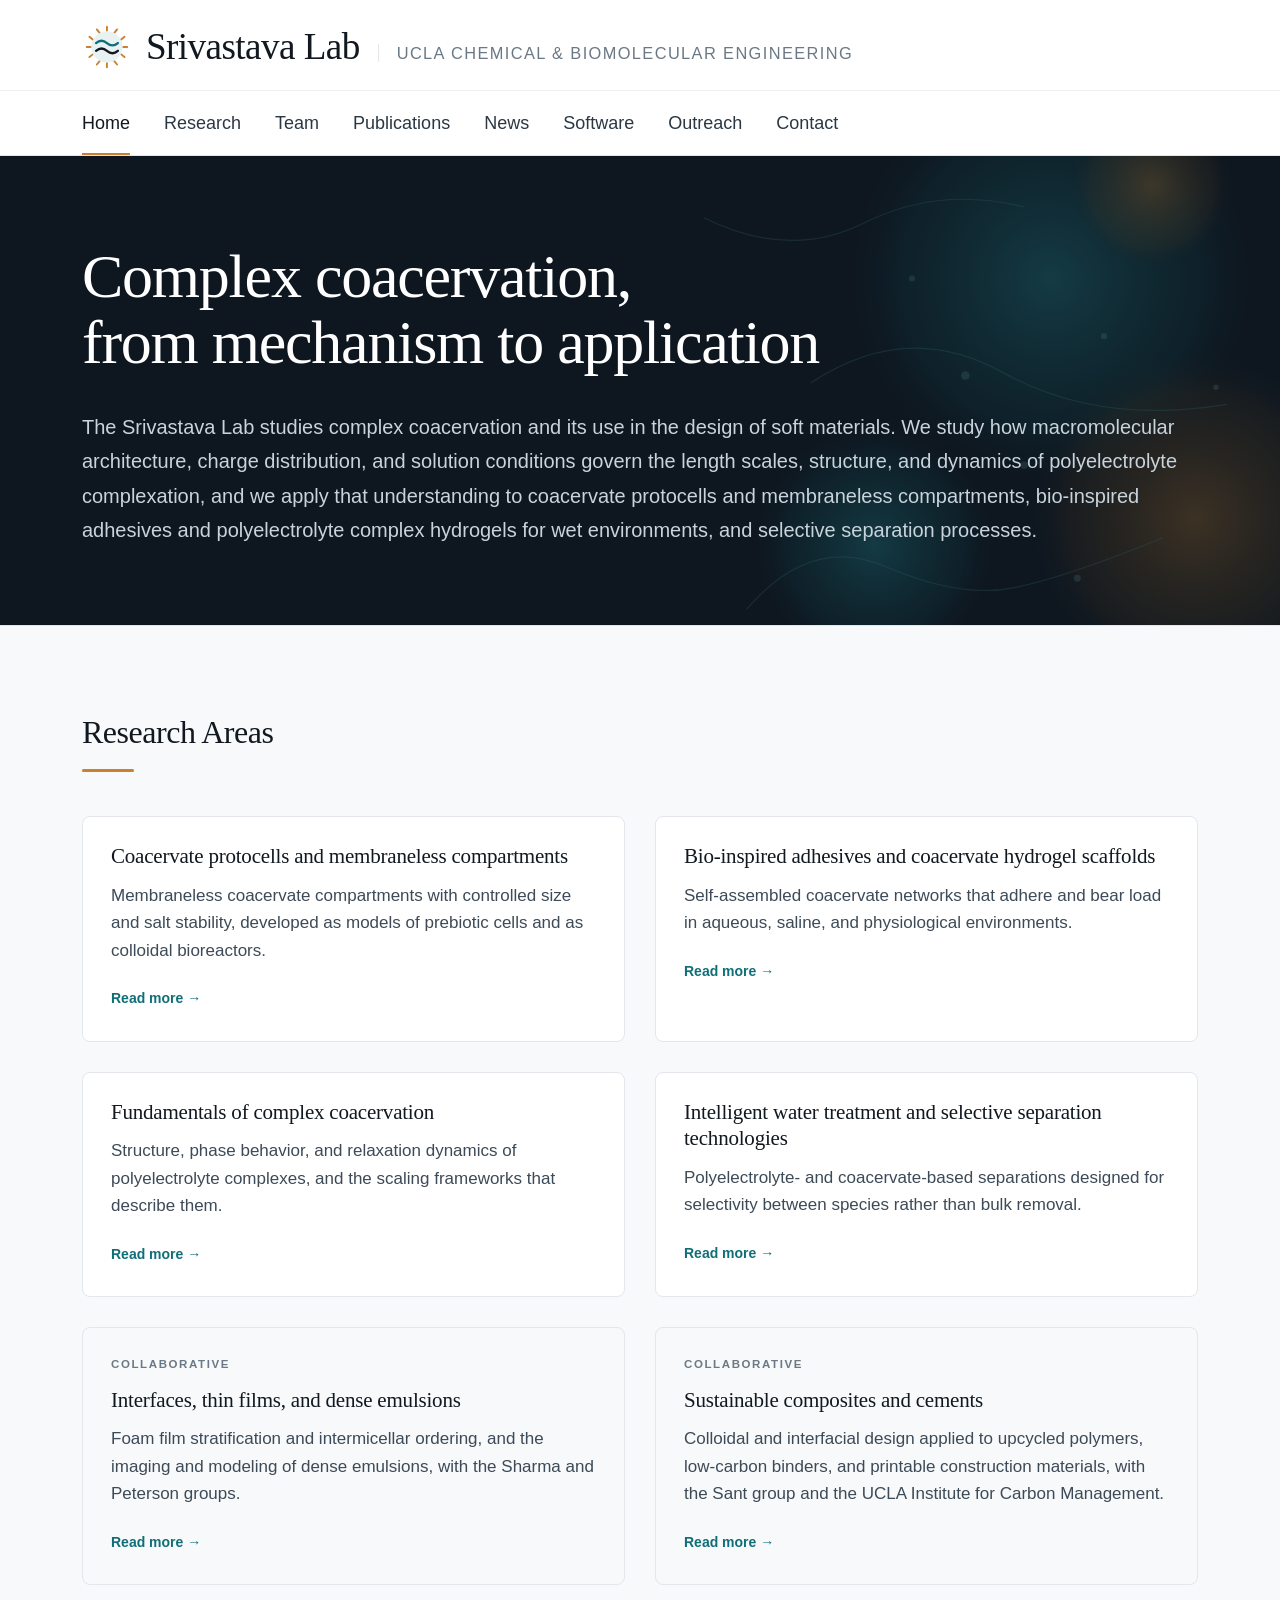
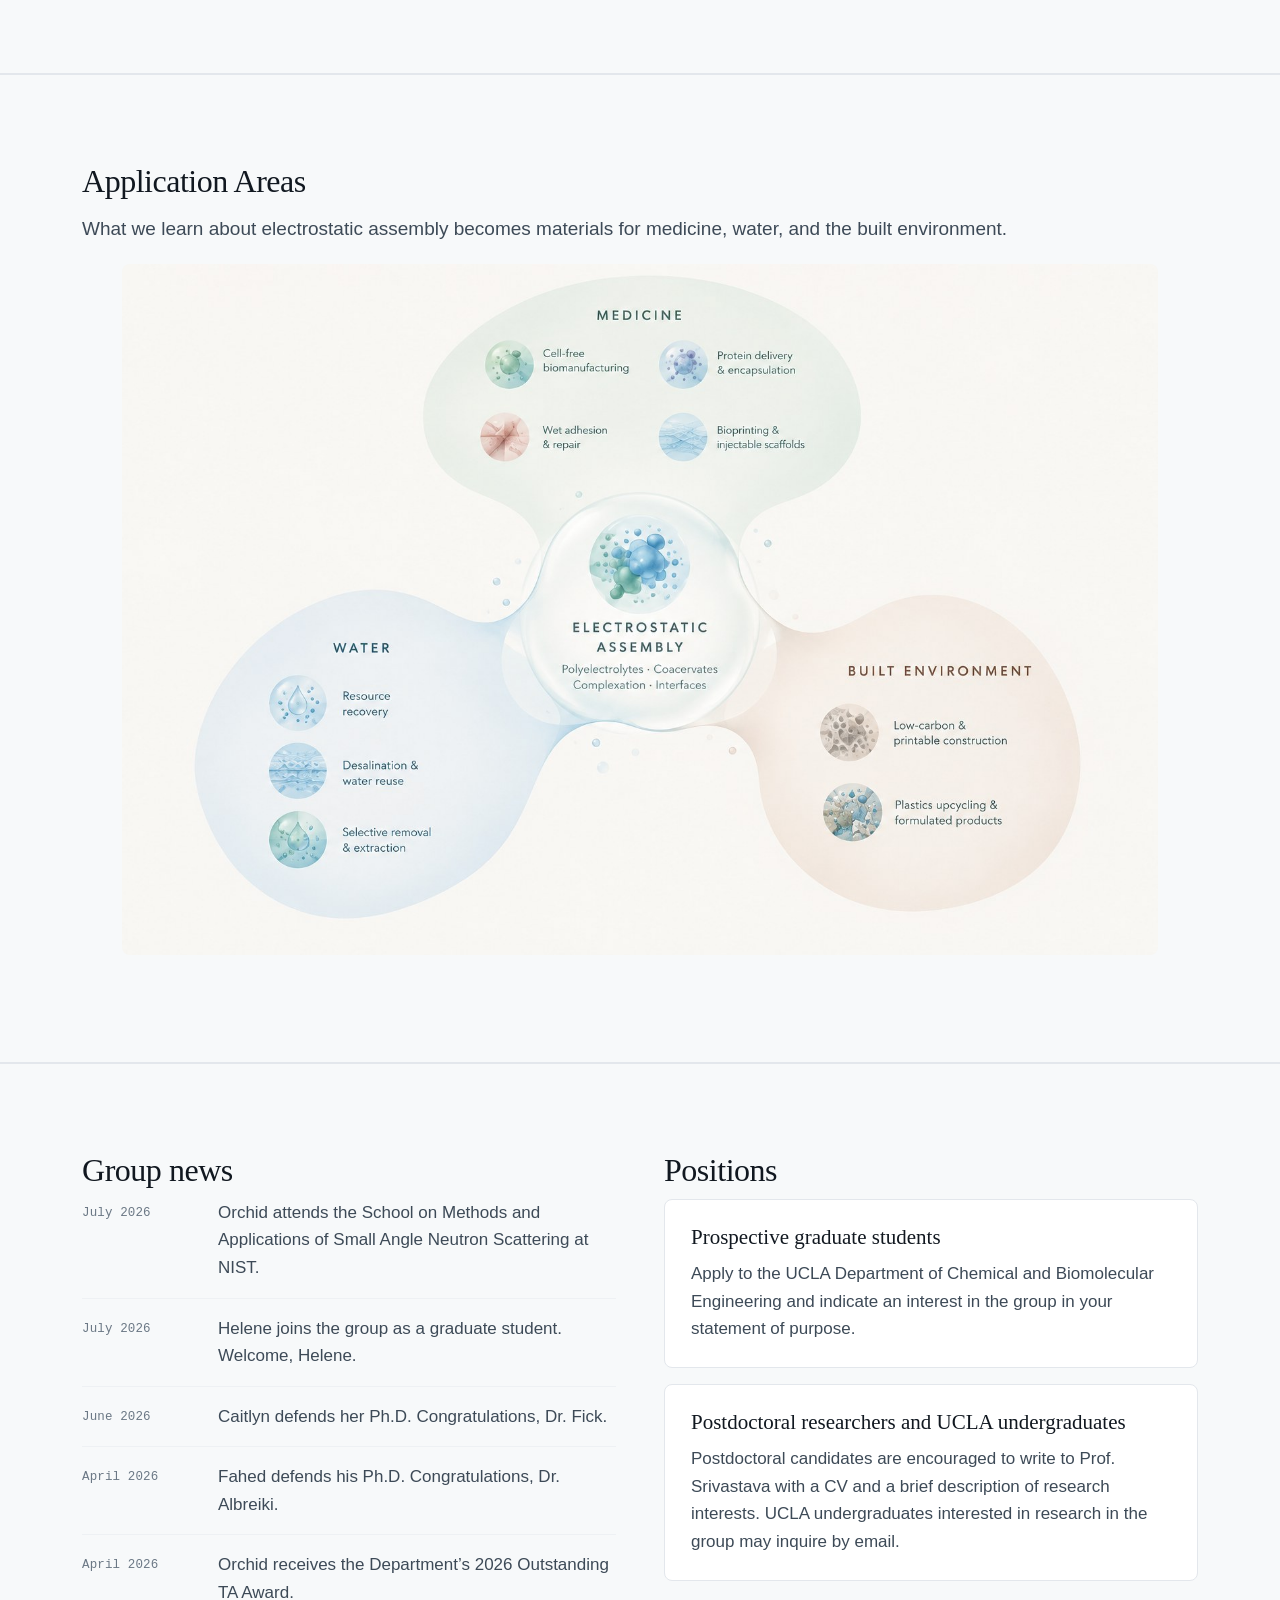
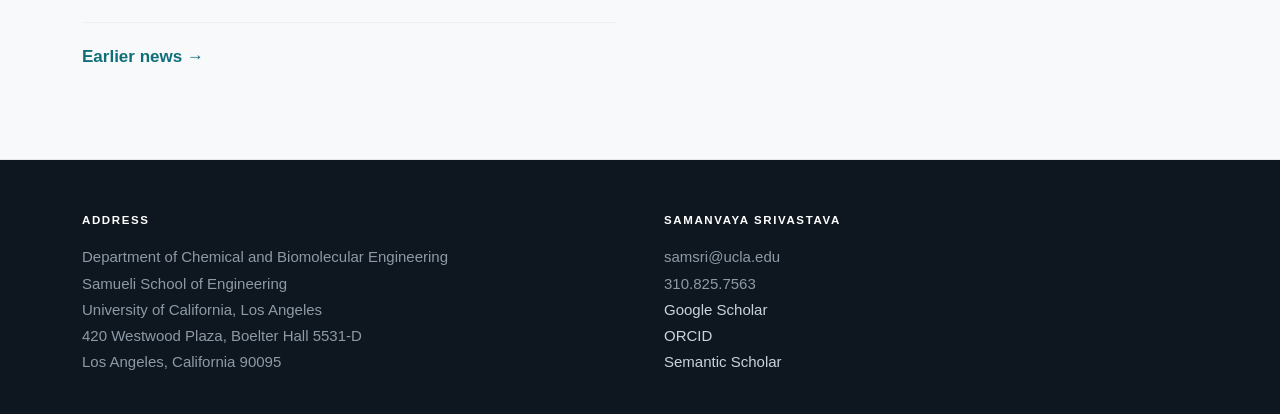
<file: index.html>
<!DOCTYPE html>
<html lang="en">
<head>
<meta charset="utf-8">
<meta name="viewport" content="width=device-width, initial-scale=1">
<title>Srivastava Lab | Complex Coacervates and Soft Materials Self-Assembly, UCLA</title>
<meta name="description" content="Complex coacervates at Samanvaya Srivastava Lab at UCLA: protocells, hydrogels, bio-inspired wet adhesives, and selective separations.">
<meta name="author" content="Samanvaya Srivastava">
<link rel="canonical" href="https://www.srivastava-lab.net/">
<meta property="og:type" content="website">
<meta property="og:title" content="Srivastava Lab | Complex Coacervates and Soft Materials Self-Assembly, UCLA">
<meta property="og:description" content="Complex coacervates at Samanvaya Srivastava Lab at UCLA: protocells, hydrogels, bio-inspired wet adhesives, and selective separations.">
<meta property="og:image" content="https://www.srivastava-lab.net/Research%20photos/web/panel_emulsions.jpg">
<meta property="og:url" content="https://www.srivastava-lab.net/">
<meta name="twitter:card" content="summary_large_image">
<meta name="twitter:title" content="Srivastava Lab | Complex Coacervates and Soft Materials Self-Assembly, UCLA">
<meta name="twitter:description" content="Complex coacervates at Samanvaya Srivastava Lab at UCLA: protocells, hydrogels, bio-inspired wet adhesives, and selective separations.">
<meta name="twitter:image" content="https://www.srivastava-lab.net/Research%20photos/web/panel_emulsions.jpg">
<link rel="icon" href="Logo/favicon.ico" sizes="any">
<link rel="icon" href="Logo/srivastava-lab-mark.svg" type="image/svg+xml">
<link rel="apple-touch-icon" href="Logo/srivastava-lab-mark-256.png">
<link rel="stylesheet" href="style.css?v=10132129">
<script type="application/ld+json">
{
  "@context": "https://schema.org",
  "@graph": [
    {
      "@type": "Person",
      "@id": "https://orcid.org/0000-0002-3519-7224",
      "name": "Samanvaya Srivastava",
      "givenName": "Samanvaya",
      "familyName": "Srivastava",
      "jobTitle": "Associate Professor of Chemical and Biomolecular Engineering",
      "email": "samsri@ucla.edu",
      "affiliation": {
        "@type": "CollegeOrUniversity",
        "name": "University of California, Los Angeles"
      },
      "knowsAbout": [
        "Complex coacervation",
        "Complex coacervates",
        "Polyelectrolyte complexation",
        "Liquid–liquid phase separation",
        "Coacervate protocells",
        "Membraneless compartments",
        "Polyelectrolyte complex hydrogels",
        "Block polyelectrolyte self-assembly",
        "Bio-inspired wet adhesives",
        "Soft matter physics",
        "Small-angle X-ray and neutron scattering"
      ],
      "sameAs": [
        "https://orcid.org/0000-0002-3519-7224",
        "https://scholar.google.com/citations?user=oKq74IoAAAAJ",
        "https://www.semanticscholar.org/author/4964681",
        "https://samueli.ucla.edu/people/samanvaya-srivastava/"
      ]
    },
    {
      "@type": "ResearchOrganization",
      "name": "Srivastava Lab",
      "alternateName": "Srivastava Group, UCLA",
      "description": "Research group studying complex coacervation and the electrostatic self-assembly of soft materials at UCLA.",
      "parentOrganization": {
        "@type": "CollegeOrUniversity",
        "name": "University of California, Los Angeles"
      },
      "employee": { "@id": "https://orcid.org/0000-0002-3519-7224" }
    }
  ]
}
</script>
</head>
<body>
<a class="skip" href="#content">Skip to content</a>
<header class="masthead">
  <div class="wrap masthead-inner">
    <a class="brand" href="index.html"><svg class="logo" viewBox="0 0 64 64" aria-hidden="true" focusable="false"><g stroke="#c9812f" stroke-width="2.4" stroke-linecap="round"><line x1="32.0" y1="6.0" x2="32.0" y2="11.5"/><line x1="45.0" y1="9.5" x2="41.2" y2="14.2"/><line x1="54.5" y1="19.0" x2="49.8" y2="22.8"/><line x1="58.0" y1="32.0" x2="52.5" y2="32.0"/><line x1="54.5" y1="45.0" x2="49.8" y2="41.2"/><line x1="45.0" y1="54.5" x2="41.2" y2="49.8"/><line x1="32.0" y1="58.0" x2="32.0" y2="52.5"/><line x1="19.0" y1="54.5" x2="22.8" y2="49.8"/><line x1="9.5" y1="45.0" x2="14.2" y2="41.2"/><line x1="6.0" y1="32.0" x2="11.5" y2="32.0"/><line x1="9.5" y1="19.0" x2="14.2" y2="22.8"/><line x1="19.0" y1="9.5" x2="22.8" y2="14.2"/></g><circle cx="32" cy="32" r="20" fill="#e8f2f2"/><path d="M18 27q7-6 14 0t14 0" fill="none" stroke="#0f6e78" stroke-width="3" stroke-linecap="round"/><path d="M18 37q7-6 14 0t14 0" fill="none" stroke="#111820" stroke-width="3" stroke-linecap="round"/></svg><span class="wordmark">Srivastava Lab<small>UCLA Chemical &amp; Biomolecular Engineering</small></span></a>
  </div>
</header>

<nav class="nav" id="main">
  <div class="wrap nav-inner">
    <a class="navbrand" href="index.html"><svg class="logo" viewBox="0 0 64 64" aria-hidden="true" focusable="false"><g stroke="#c9812f" stroke-width="2.4" stroke-linecap="round"><line x1="32.0" y1="6.0" x2="32.0" y2="11.5"/><line x1="45.0" y1="9.5" x2="41.2" y2="14.2"/><line x1="54.5" y1="19.0" x2="49.8" y2="22.8"/><line x1="58.0" y1="32.0" x2="52.5" y2="32.0"/><line x1="54.5" y1="45.0" x2="49.8" y2="41.2"/><line x1="45.0" y1="54.5" x2="41.2" y2="49.8"/><line x1="32.0" y1="58.0" x2="32.0" y2="52.5"/><line x1="19.0" y1="54.5" x2="22.8" y2="49.8"/><line x1="9.5" y1="45.0" x2="14.2" y2="41.2"/><line x1="6.0" y1="32.0" x2="11.5" y2="32.0"/><line x1="9.5" y1="19.0" x2="14.2" y2="22.8"/><line x1="19.0" y1="9.5" x2="22.8" y2="14.2"/></g><circle cx="32" cy="32" r="20" fill="#e8f2f2"/><path d="M18 27q7-6 14 0t14 0" fill="none" stroke="#0f6e78" stroke-width="3" stroke-linecap="round"/><path d="M18 37q7-6 14 0t14 0" fill="none" stroke="#111820" stroke-width="3" stroke-linecap="round"/></svg><span>Srivastava Lab</span></a>
    <ul>
      <li><a href="index.html" class="on" aria-current="page" class="on">Home</a></li>
      <li><a href="research.html">Research</a></li>
      <li><a href="team.html">Team</a></li>
      <li><a href="publications.html">Publications</a></li>
      <li><a href="news.html">News</a></li>
      <li><a href="software.html">Software</a></li>
      <li><a href="outreach.html">Outreach</a></li>
      <li><a href="contact.html">Contact</a></li>
    </ul>
  </div>
</nav>

<!-- ===================== HOME ===================== -->

<main id="content">

  <header class="hero">
    <svg class="bg" viewBox="0 0 1200 500" preserveAspectRatio="xMidYMid slice" aria-hidden="true">
      <defs>
        <radialGradient id="d1" cx="50%" cy="50%">
          <stop offset="0%" stop-color="#1d6c76" stop-opacity=".85"/>
          <stop offset="70%" stop-color="#12505a" stop-opacity=".35"/>
          <stop offset="100%" stop-color="#0e1720" stop-opacity="0"/>
        </radialGradient>
        <radialGradient id="d2" cx="50%" cy="50%">
          <stop offset="0%" stop-color="#c9812f" stop-opacity=".5"/>
          <stop offset="75%" stop-color="#8a5a20" stop-opacity=".18"/>
          <stop offset="100%" stop-color="#0e1720" stop-opacity="0"/>
        </radialGradient>
      </defs>
      <rect width="1200" height="500" fill="#0e1720"/>
      <circle cx="985" cy="145" r="200" fill="url(#d1)"/>
      <circle cx="1120" cy="370" r="160" fill="url(#d2)"/>
      <circle cx="820" cy="395" r="118" fill="url(#d1)"/>
      <circle cx="1080" cy="58" r="78" fill="url(#d2)"/>
      <g fill="none" stroke="#4aa3ac" stroke-opacity=".30" stroke-width="1.1">
        <path d="M700 455 q60-70 130-40 t120 20 T1090 388"/>
        <path d="M660 88 q80 40 150 5 t150-15"/>
        <path d="M760 243 q90-60 180-10 t210 30"/>
      </g>
      <g fill="#7fc4c9" fill-opacity=".28">
        <circle cx="905" cy="236" r="4"/><circle cx="1035" cy="199" r="3"/><circle cx="960" cy="320" r="3.4"/>
        <circle cx="1140" cy="247" r="2.6"/><circle cx="855" cy="145" r="2.8"/><circle cx="1010" cy="426" r="3.2"/>
      </g>
    </svg>
    <div class="wrap">
      <h1>Complex coacervation,<br>from mechanism to application</h1>
      <p class="lede">The Srivastava Lab studies complex coacervation and its use in the design of soft materials. We study how macromolecular architecture, charge distribution, and solution conditions govern the length scales, structure, and dynamics of polyelectrolyte complexation, and we apply that understanding to coacervate protocells and membraneless compartments, bio-inspired adhesives and polyelectrolyte complex hydrogels for wet environments, and selective separation processes.</p>
    </div>
  </header>

  <section class="alt">
    <div class="wrap">
      <h2 class="sec">Research Areas</h2>
      <div class="rule"></div>
      <div class="cards">
        <a class="card" href="research.html#protocells">
          <h3>Coacervate protocells and membraneless compartments</h3>
          <p>Membraneless coacervate compartments with controlled size and salt stability, developed as models of prebiotic cells and as colloidal bioreactors.</p>
          <span class="go">Read more →</span>
        </a>
        <a class="card" href="research.html#hydrogels">
          <h3>Bio-inspired adhesives and coacervate hydrogel scaffolds</h3>
          <p>Self-assembled coacervate networks that adhere and bear load in aqueous, saline, and physiological environments.</p>
          <span class="go">Read more →</span>
        </a>
        <a class="card" href="research.html#fundamentals">
          <h3>Fundamentals of complex coacervation</h3>
          <p>Structure, phase behavior, and relaxation dynamics of polyelectrolyte complexes, and the scaling frameworks that describe them.</p>
          <span class="go">Read more →</span>
        </a>
        <a class="card" href="research.html#separations">
          <h3>Intelligent water treatment and selective separation technologies</h3>
          <p>Polyelectrolyte- and coacervate-based separations designed for selectivity between species rather than bulk removal.</p>
          <span class="go">Read more →</span>
        </a>
        <a class="card secondary" href="research.html#interfaces">
          <span class="num">Collaborative</span>
          <h3>Interfaces, thin films, and dense emulsions</h3>
          <p>Foam film stratification and intermicellar ordering, and the imaging and modeling of dense emulsions, with the Sharma and Peterson groups.</p>
          <span class="go">Read more →</span>
        </a>
        <a class="card secondary" href="research.html#sustainability">
          <span class="num">Collaborative</span>
          <h3>Sustainable composites and cements</h3>
          <p>Colloidal and interfacial design applied to upcycled polymers, low-carbon binders, and printable construction materials, with the Sant group and the UCLA Institute for Carbon Management.</p>
          <span class="go">Read more →</span>
        </a>
      </div>
    </div>
  </section>

  <section class="strip appmap">
    <div class="wrap">
      <h2>Application Areas</h2>
      <p class="lead">What we learn about electrostatic assembly becomes materials for medicine, water, and the built environment.</p>
      <figure class="appfig">
        <img src="Research%20photos/web/applications-map.jpg"
             srcset="Research%20photos/web/applications-map-small.jpg 1000w, Research%20photos/web/applications-map.jpg 1536w"
             sizes="(max-width:900px) 100vw, 1116px"
             alt="Complex coacervates applied across three domains. Medicine: cell-free biomanufacturing, protein delivery and encapsulation, wet adhesion and repair, bioprinting and injectable scaffolds. Water: resource recovery, desalination and water reuse, selective removal and extraction. Built environment: low-carbon and printable construction, plastics upcycling and formulated products. All arising from electrostatic assembly of polyelectrolytes and coacervates, complexation and interfaces." width="1536" height="1024">
      </figure>
    </div>
  </section>

  <section class="alt">
    <div class="wrap">
      <div class="two">
        <div>
          <h2 class="sec">Group news</h2>
          <ul class="newslist">
            <li><span class="date">July 2026</span><span>Orchid attends the School on Methods and Applications of Small Angle Neutron Scattering at NIST.</span></li>
            <li><span class="date">July 2026</span><span>Helene joins the group as a graduate student. Welcome, Helene.</span></li>
            <li><span class="date">June 2026</span><span>Caitlyn defends her Ph.D. Congratulations, Dr. Fick.</span></li>
            <li><span class="date">April 2026</span><span>Fahed defends his Ph.D. Congratulations, Dr. Albreiki.</span></li>
            <li><span class="date">April 2026</span><span>Orchid receives the Department&rsquo;s 2026 Outstanding TA Award.</span></li>
          </ul>
          <p class="morelink"><a href="news.html">Earlier news &rarr;</a></p>
        </div>
        <div>
          <h2 class="sec">Positions</h2>
          <div class="boxes">
          <div class="box">
            <h3>Prospective graduate students</h3>
            <p>Apply to the UCLA Department of Chemical and Biomolecular Engineering and indicate an interest in the group in your statement of purpose.</p>
          </div>
          <div class="box">
            <h3>Postdoctoral researchers and UCLA undergraduates</h3>
            <p>Postdoctoral candidates are encouraged to write to Prof. Srivastava with a CV and a brief description of research interests. UCLA undergraduates interested in research in the group may inquire by email.</p>
          </div>
        </div>
        </div>
      </div>
    </div>
  </section>
</main>

<footer>
  <div class="wrap">
    <div class="cols">
      <div>
        <h2>Address</h2>
        <ul>
          <li>Department of Chemical and Biomolecular Engineering</li>
          <li>Samueli School of Engineering</li>
          <li>University of California, Los Angeles</li>
          <li>420 Westwood Plaza, Boelter Hall 5531-D</li>
          <li>Los Angeles, California 90095</li>
        </ul>
      </div>
      <div>
        <h2>Samanvaya Srivastava</h2>
        <ul>
          <li>samsri<span>&#64;</span>ucla.edu</li>
          <li>310.825.7563</li>
          <li><a href="https://scholar.google.com/citations?user=oKq74IoAAAAJ" target="_blank" rel="noopener">Google Scholar</a></li>
          <li><a href="https://orcid.org/0000-0002-3519-7224" target="_blank" rel="noopener">ORCID</a></li>
          <li><a href="https://www.semanticscholar.org/author/4964681" target="_blank" rel="noopener">Semantic Scholar</a></li>
        </ul>
      </div>
    </div>
  </div>
</footer>
<script src="site.js?v=10132129"></script>
</body>
</html>
</file>
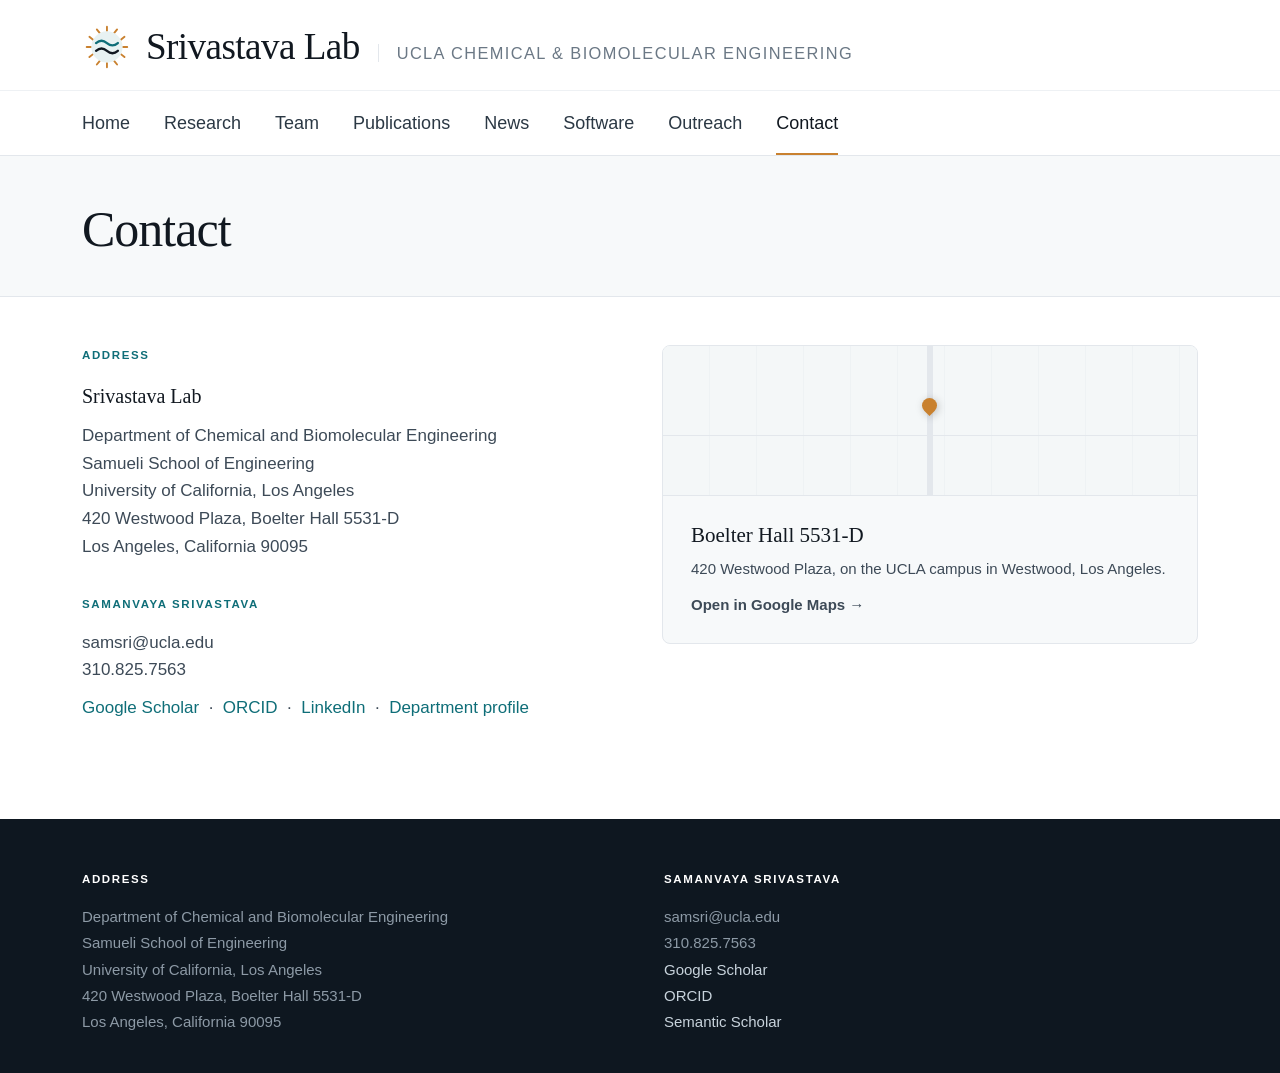
<file: contact.html>
<!DOCTYPE html>
<html lang="en">
<head>
<meta charset="utf-8">
<meta name="viewport" content="width=device-width, initial-scale=1">
<title>Contact | Srivastava Lab, UCLA</title>
<meta name="description" content="Complex coacervates at Samanvaya Srivastava Lab at UCLA: protocells, hydrogels, bio-inspired wet adhesives, and selective separations.">
<meta name="author" content="Samanvaya Srivastava">
<link rel="canonical" href="https://www.srivastava-lab.net/contact.html">
<meta property="og:type" content="website">
<meta property="og:title" content="Contact | Srivastava Lab, UCLA">
<meta property="og:description" content="Complex coacervates at Samanvaya Srivastava Lab at UCLA: protocells, hydrogels, bio-inspired wet adhesives, and selective separations.">
<meta property="og:image" content="https://www.srivastava-lab.net/Research%20photos/web/panel_emulsions.jpg">
<meta property="og:url" content="https://www.srivastava-lab.net/contact.html">
<meta name="twitter:card" content="summary_large_image">
<meta name="twitter:title" content="Contact | Srivastava Lab, UCLA">
<meta name="twitter:description" content="Complex coacervates at Samanvaya Srivastava Lab at UCLA: protocells, hydrogels, bio-inspired wet adhesives, and selective separations.">
<meta name="twitter:image" content="https://www.srivastava-lab.net/Research%20photos/web/panel_emulsions.jpg">
<link rel="icon" href="Logo/favicon.ico" sizes="any">
<link rel="icon" href="Logo/srivastava-lab-mark.svg" type="image/svg+xml">
<link rel="apple-touch-icon" href="Logo/srivastava-lab-mark-256.png">
<link rel="stylesheet" href="style.css?v=10132129">
<script type="application/ld+json">
{
  "@context": "https://schema.org",
  "@graph": [
    {
      "@type": "Person",
      "@id": "https://orcid.org/0000-0002-3519-7224",
      "name": "Samanvaya Srivastava",
      "givenName": "Samanvaya",
      "familyName": "Srivastava",
      "jobTitle": "Associate Professor of Chemical and Biomolecular Engineering",
      "email": "samsri@ucla.edu",
      "affiliation": {
        "@type": "CollegeOrUniversity",
        "name": "University of California, Los Angeles"
      },
      "knowsAbout": [
        "Complex coacervation",
        "Complex coacervates",
        "Polyelectrolyte complexation",
        "Liquid–liquid phase separation",
        "Coacervate protocells",
        "Membraneless compartments",
        "Polyelectrolyte complex hydrogels",
        "Block polyelectrolyte self-assembly",
        "Bio-inspired wet adhesives",
        "Soft matter physics",
        "Small-angle X-ray and neutron scattering"
      ],
      "sameAs": [
        "https://orcid.org/0000-0002-3519-7224",
        "https://scholar.google.com/citations?user=oKq74IoAAAAJ",
        "https://www.semanticscholar.org/author/4964681",
        "https://samueli.ucla.edu/people/samanvaya-srivastava/"
      ]
    },
    {
      "@type": "ResearchOrganization",
      "name": "Srivastava Lab",
      "alternateName": "Srivastava Group, UCLA",
      "description": "Research group studying complex coacervation and the electrostatic self-assembly of soft materials at UCLA.",
      "parentOrganization": {
        "@type": "CollegeOrUniversity",
        "name": "University of California, Los Angeles"
      },
      "employee": { "@id": "https://orcid.org/0000-0002-3519-7224" }
    }
  ]
}
</script>
</head>
<body>
<a class="skip" href="#content">Skip to content</a>
<header class="masthead">
  <div class="wrap masthead-inner">
    <a class="brand" href="index.html"><svg class="logo" viewBox="0 0 64 64" aria-hidden="true" focusable="false"><g stroke="#c9812f" stroke-width="2.4" stroke-linecap="round"><line x1="32.0" y1="6.0" x2="32.0" y2="11.5"/><line x1="45.0" y1="9.5" x2="41.2" y2="14.2"/><line x1="54.5" y1="19.0" x2="49.8" y2="22.8"/><line x1="58.0" y1="32.0" x2="52.5" y2="32.0"/><line x1="54.5" y1="45.0" x2="49.8" y2="41.2"/><line x1="45.0" y1="54.5" x2="41.2" y2="49.8"/><line x1="32.0" y1="58.0" x2="32.0" y2="52.5"/><line x1="19.0" y1="54.5" x2="22.8" y2="49.8"/><line x1="9.5" y1="45.0" x2="14.2" y2="41.2"/><line x1="6.0" y1="32.0" x2="11.5" y2="32.0"/><line x1="9.5" y1="19.0" x2="14.2" y2="22.8"/><line x1="19.0" y1="9.5" x2="22.8" y2="14.2"/></g><circle cx="32" cy="32" r="20" fill="#e8f2f2"/><path d="M18 27q7-6 14 0t14 0" fill="none" stroke="#0f6e78" stroke-width="3" stroke-linecap="round"/><path d="M18 37q7-6 14 0t14 0" fill="none" stroke="#111820" stroke-width="3" stroke-linecap="round"/></svg><span class="wordmark">Srivastava Lab<small>UCLA Chemical &amp; Biomolecular Engineering</small></span></a>
  </div>
</header>

<nav class="nav" id="main">
  <div class="wrap nav-inner">
    <a class="navbrand" href="index.html"><svg class="logo" viewBox="0 0 64 64" aria-hidden="true" focusable="false"><g stroke="#c9812f" stroke-width="2.4" stroke-linecap="round"><line x1="32.0" y1="6.0" x2="32.0" y2="11.5"/><line x1="45.0" y1="9.5" x2="41.2" y2="14.2"/><line x1="54.5" y1="19.0" x2="49.8" y2="22.8"/><line x1="58.0" y1="32.0" x2="52.5" y2="32.0"/><line x1="54.5" y1="45.0" x2="49.8" y2="41.2"/><line x1="45.0" y1="54.5" x2="41.2" y2="49.8"/><line x1="32.0" y1="58.0" x2="32.0" y2="52.5"/><line x1="19.0" y1="54.5" x2="22.8" y2="49.8"/><line x1="9.5" y1="45.0" x2="14.2" y2="41.2"/><line x1="6.0" y1="32.0" x2="11.5" y2="32.0"/><line x1="9.5" y1="19.0" x2="14.2" y2="22.8"/><line x1="19.0" y1="9.5" x2="22.8" y2="14.2"/></g><circle cx="32" cy="32" r="20" fill="#e8f2f2"/><path d="M18 27q7-6 14 0t14 0" fill="none" stroke="#0f6e78" stroke-width="3" stroke-linecap="round"/><path d="M18 37q7-6 14 0t14 0" fill="none" stroke="#111820" stroke-width="3" stroke-linecap="round"/></svg><span>Srivastava Lab</span></a>
    <ul>
      <li><a href="index.html">Home</a></li>
      <li><a href="research.html">Research</a></li>
      <li><a href="team.html">Team</a></li>
      <li><a href="publications.html">Publications</a></li>
      <li><a href="news.html">News</a></li>
      <li><a href="software.html">Software</a></li>
      <li><a href="outreach.html">Outreach</a></li>
      <li><a href="contact.html" class="on" aria-current="page">Contact</a></li>
    </ul>
  </div>
</nav>

<!-- ===================== HOME ===================== -->

<main id="content">
  <header class="rhead slim">
    <div class="wrap">
      <h1>Contact</h1>
    </div>
  </header>

  <section class="pagebody">
    <div class="wrap">
      <div class="contactgrid">

        <div>
          <div class="cblock">
            <h2>Address</h2>
            <p class="big">Srivastava Lab</p>
            <p>Department of Chemical and Biomolecular Engineering<br>
               Samueli School of Engineering<br>
               University of California, Los Angeles<br>
               420 Westwood Plaza, Boelter Hall 5531-D<br>
               Los Angeles, California 90095</p>
          </div>

          <div class="cblock">
            <h2>Samanvaya Srivastava</h2>
            <p>samsri<span>&#64;</span>ucla.edu<br>
               310.825.7563</p>
            <p><a href="https://scholar.google.com/citations?user=oKq74IoAAAAJ" target="_blank" rel="noopener">Google Scholar</a> &nbsp;&middot;&nbsp; <a href="https://orcid.org/0000-0002-3519-7224" target="_blank" rel="noopener">ORCID</a> &nbsp;&middot;&nbsp; <a href="https://www.linkedin.com/in/samanvayasrivastava/" target="_blank" rel="noopener">LinkedIn</a> &nbsp;&middot;&nbsp; <a href="https://samueli.ucla.edu/people/samanvaya-srivastava/" target="_blank" rel="noopener">Department profile</a></p>
          </div>
        </div>

        <div>
          <a class="maplink" href="https://www.google.com/maps/search/?api=1&query=Boelter+Hall,+420+Westwood+Plaza,+University+of+California+Los+Angeles,+Los+Angeles,+CA+90095" target="_blank" rel="noopener">
            <div class="mapstrip"></div>
            <div class="mapbody">
              <h3>Boelter Hall 5531-D</h3>
              <p>420 Westwood Plaza, on the UCLA campus in Westwood, Los Angeles.</p>
              <p class="morelink" style="margin:0">Open in Google Maps &rarr;</p>
            </div>
          </a>
        </div>

      </div>
    </div>
  </section>
</main>

<footer>
  <div class="wrap">
    <div class="cols">
      <div>
        <h2>Address</h2>
        <ul>
          <li>Department of Chemical and Biomolecular Engineering</li>
          <li>Samueli School of Engineering</li>
          <li>University of California, Los Angeles</li>
          <li>420 Westwood Plaza, Boelter Hall 5531-D</li>
          <li>Los Angeles, California 90095</li>
        </ul>
      </div>
      <div>
        <h2>Samanvaya Srivastava</h2>
        <ul>
          <li>samsri<span>&#64;</span>ucla.edu</li>
          <li>310.825.7563</li>
          <li><a href="https://scholar.google.com/citations?user=oKq74IoAAAAJ" target="_blank" rel="noopener">Google Scholar</a></li>
          <li><a href="https://orcid.org/0000-0002-3519-7224" target="_blank" rel="noopener">ORCID</a></li>
          <li><a href="https://www.semanticscholar.org/author/4964681" target="_blank" rel="noopener">Semantic Scholar</a></li>
        </ul>
      </div>
    </div>
  </div>
</footer>
<script src="site.js?v=10132129"></script>
</body>
</html>
</file>
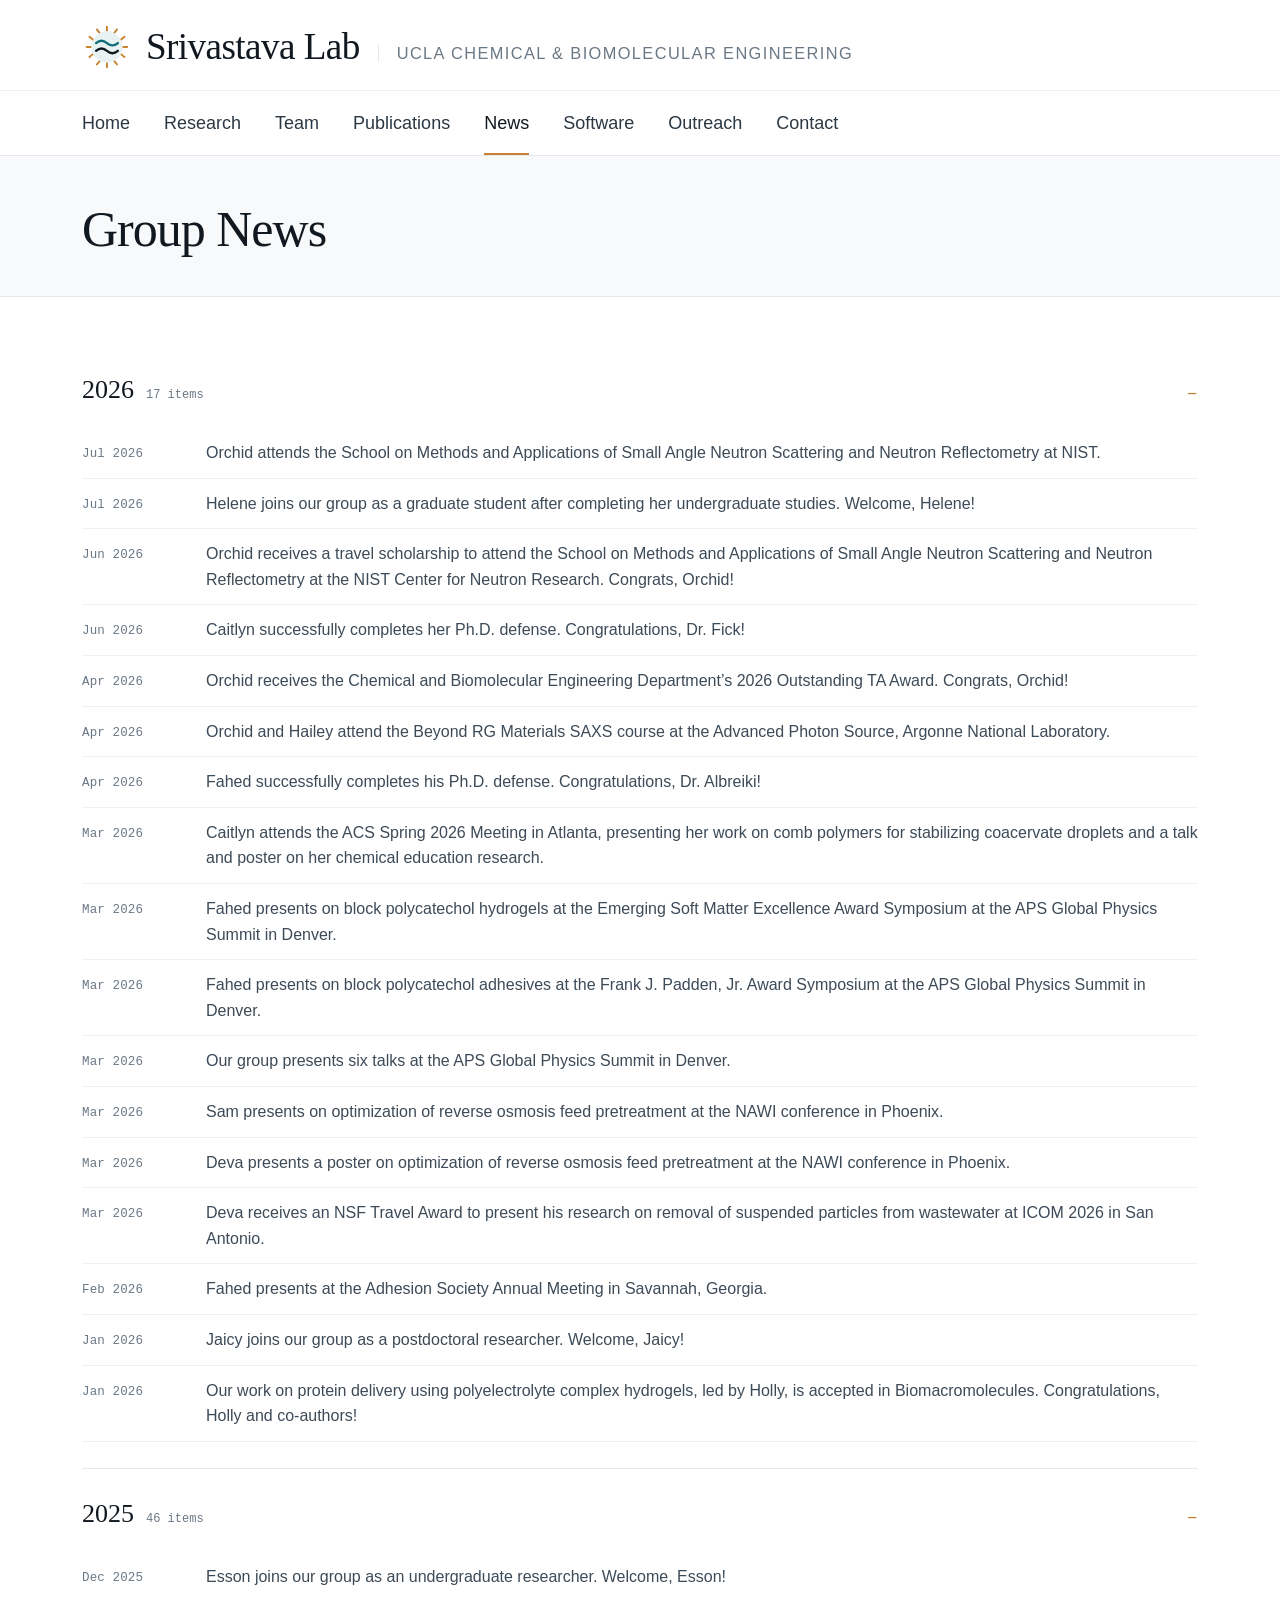
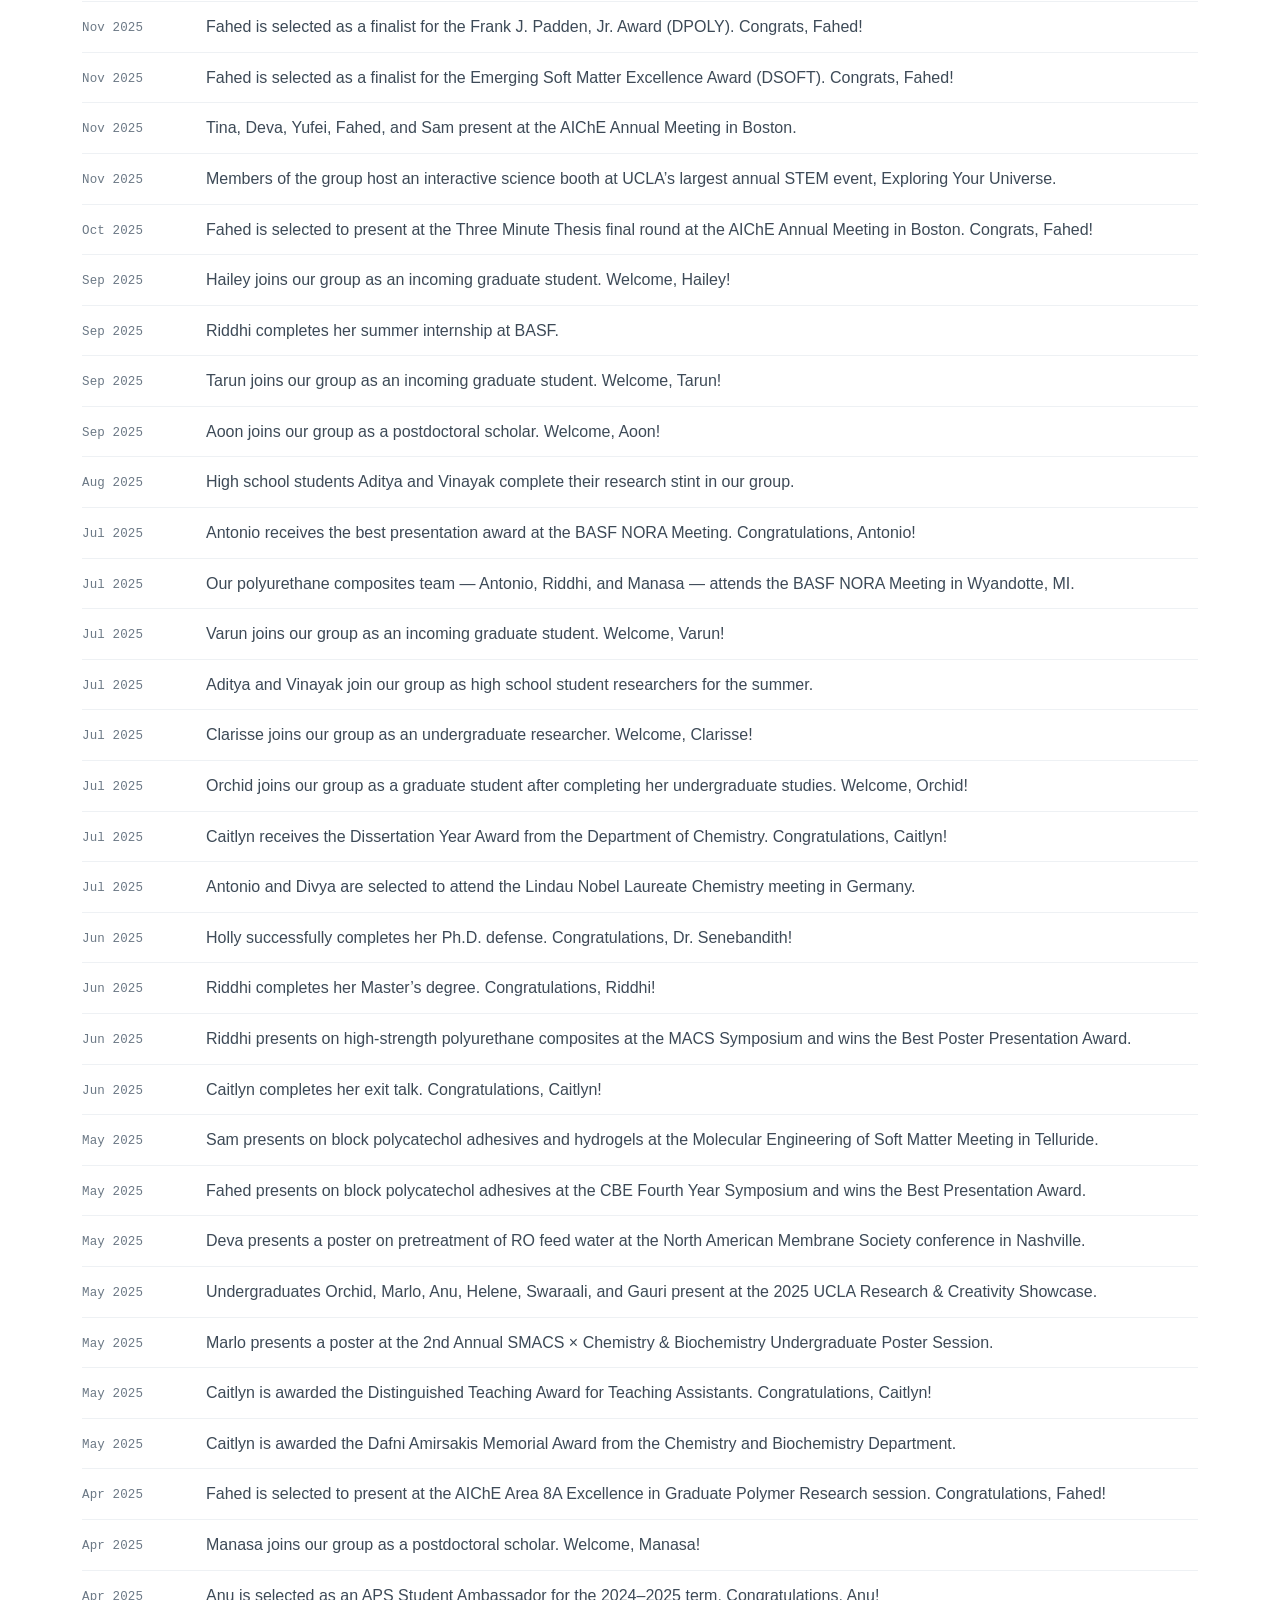
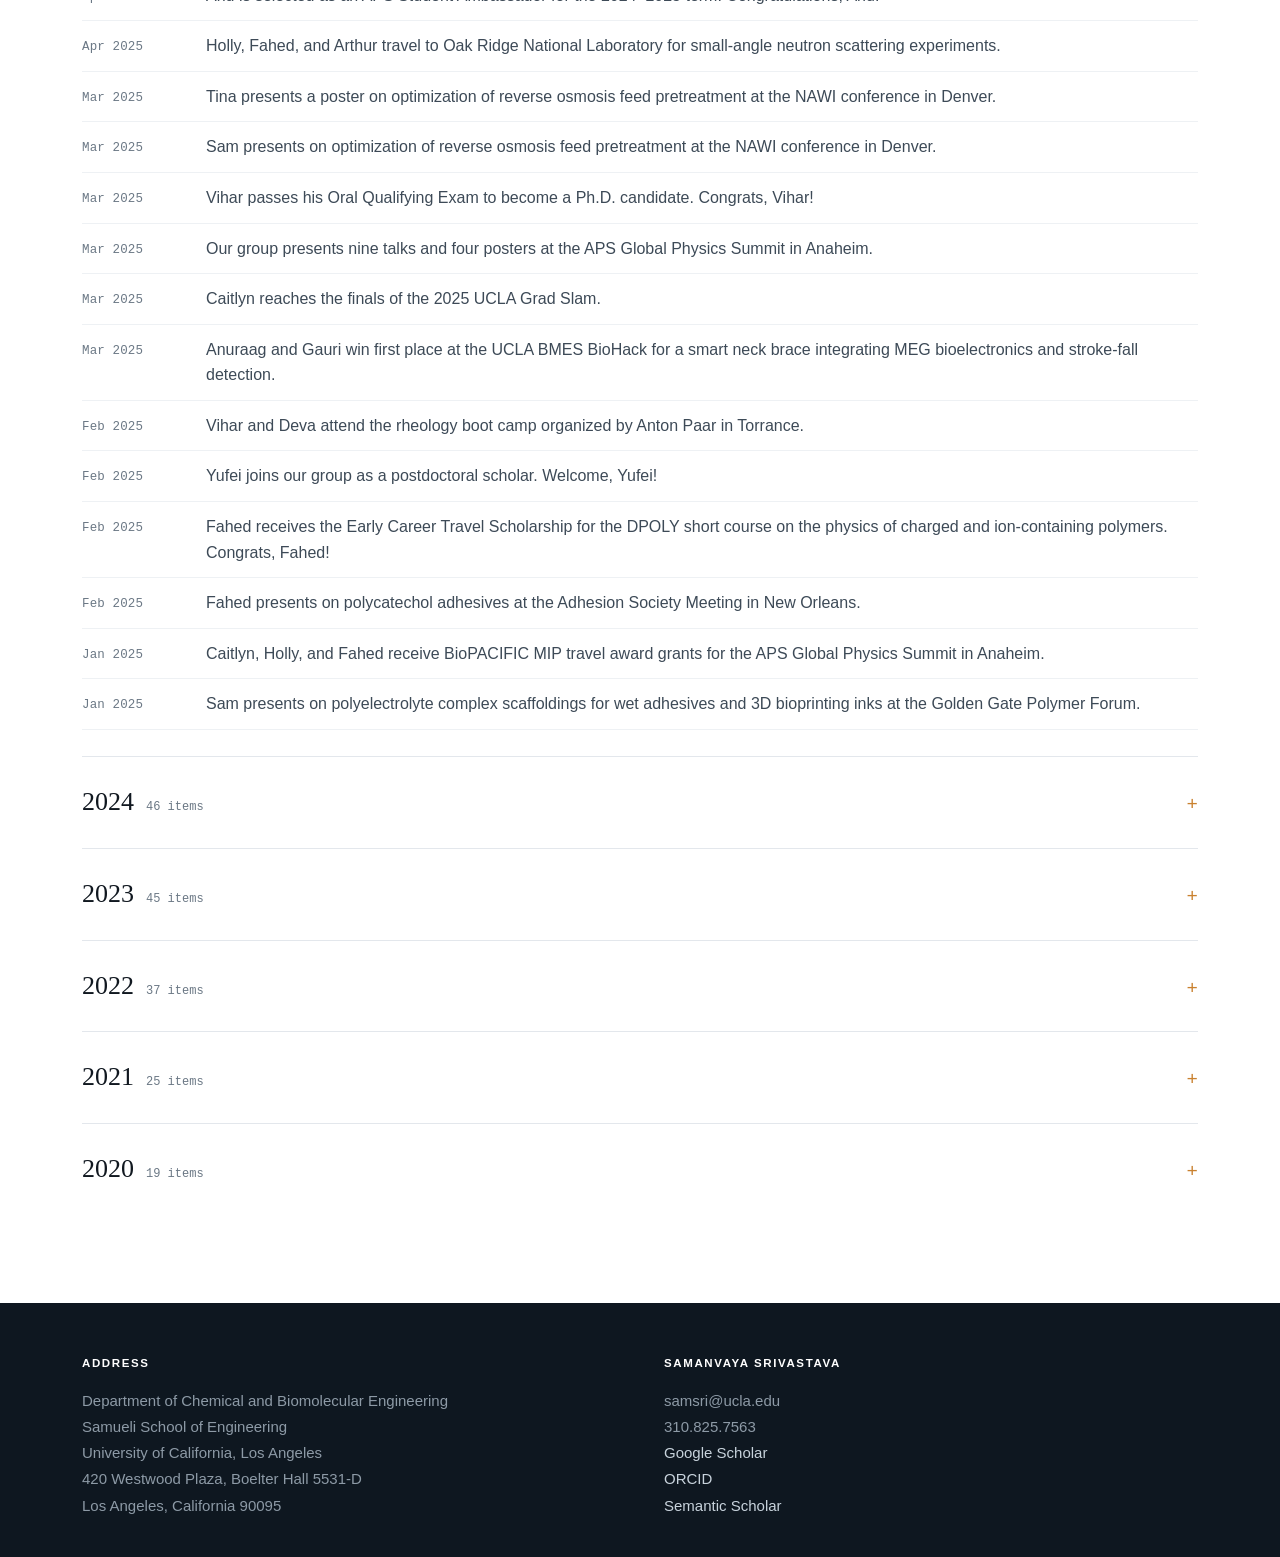
<file: news.html>
<!DOCTYPE html>
<html lang="en">
<head>
<meta charset="utf-8">
<meta name="viewport" content="width=device-width, initial-scale=1">
<title>Group News | Srivastava Lab, UCLA</title>
<meta name="description" content="Complex coacervates at Samanvaya Srivastava Lab at UCLA: protocells, hydrogels, bio-inspired wet adhesives, and selective separations.">
<meta name="author" content="Samanvaya Srivastava">
<link rel="canonical" href="https://www.srivastava-lab.net/news.html">
<meta property="og:type" content="website">
<meta property="og:title" content="Group News | Srivastava Lab, UCLA">
<meta property="og:description" content="Complex coacervates at Samanvaya Srivastava Lab at UCLA: protocells, hydrogels, bio-inspired wet adhesives, and selective separations.">
<meta property="og:image" content="https://www.srivastava-lab.net/Research%20photos/web/panel_emulsions.jpg">
<meta property="og:url" content="https://www.srivastava-lab.net/news.html">
<meta name="twitter:card" content="summary_large_image">
<meta name="twitter:title" content="Group News | Srivastava Lab, UCLA">
<meta name="twitter:description" content="Complex coacervates at Samanvaya Srivastava Lab at UCLA: protocells, hydrogels, bio-inspired wet adhesives, and selective separations.">
<meta name="twitter:image" content="https://www.srivastava-lab.net/Research%20photos/web/panel_emulsions.jpg">
<link rel="icon" href="Logo/favicon.ico" sizes="any">
<link rel="icon" href="Logo/srivastava-lab-mark.svg" type="image/svg+xml">
<link rel="apple-touch-icon" href="Logo/srivastava-lab-mark-256.png">
<link rel="stylesheet" href="style.css?v=10132129">
<script type="application/ld+json">
{
  "@context": "https://schema.org",
  "@graph": [
    {
      "@type": "Person",
      "@id": "https://orcid.org/0000-0002-3519-7224",
      "name": "Samanvaya Srivastava",
      "givenName": "Samanvaya",
      "familyName": "Srivastava",
      "jobTitle": "Associate Professor of Chemical and Biomolecular Engineering",
      "email": "samsri@ucla.edu",
      "affiliation": {
        "@type": "CollegeOrUniversity",
        "name": "University of California, Los Angeles"
      },
      "knowsAbout": [
        "Complex coacervation",
        "Complex coacervates",
        "Polyelectrolyte complexation",
        "Liquid–liquid phase separation",
        "Coacervate protocells",
        "Membraneless compartments",
        "Polyelectrolyte complex hydrogels",
        "Block polyelectrolyte self-assembly",
        "Bio-inspired wet adhesives",
        "Soft matter physics",
        "Small-angle X-ray and neutron scattering"
      ],
      "sameAs": [
        "https://orcid.org/0000-0002-3519-7224",
        "https://scholar.google.com/citations?user=oKq74IoAAAAJ",
        "https://www.semanticscholar.org/author/4964681",
        "https://samueli.ucla.edu/people/samanvaya-srivastava/"
      ]
    },
    {
      "@type": "ResearchOrganization",
      "name": "Srivastava Lab",
      "alternateName": "Srivastava Group, UCLA",
      "description": "Research group studying complex coacervation and the electrostatic self-assembly of soft materials at UCLA.",
      "parentOrganization": {
        "@type": "CollegeOrUniversity",
        "name": "University of California, Los Angeles"
      },
      "employee": { "@id": "https://orcid.org/0000-0002-3519-7224" }
    }
  ]
}
</script>
</head>
<body>
<a class="skip" href="#content">Skip to content</a>
<header class="masthead">
  <div class="wrap masthead-inner">
    <a class="brand" href="index.html"><svg class="logo" viewBox="0 0 64 64" aria-hidden="true" focusable="false"><g stroke="#c9812f" stroke-width="2.4" stroke-linecap="round"><line x1="32.0" y1="6.0" x2="32.0" y2="11.5"/><line x1="45.0" y1="9.5" x2="41.2" y2="14.2"/><line x1="54.5" y1="19.0" x2="49.8" y2="22.8"/><line x1="58.0" y1="32.0" x2="52.5" y2="32.0"/><line x1="54.5" y1="45.0" x2="49.8" y2="41.2"/><line x1="45.0" y1="54.5" x2="41.2" y2="49.8"/><line x1="32.0" y1="58.0" x2="32.0" y2="52.5"/><line x1="19.0" y1="54.5" x2="22.8" y2="49.8"/><line x1="9.5" y1="45.0" x2="14.2" y2="41.2"/><line x1="6.0" y1="32.0" x2="11.5" y2="32.0"/><line x1="9.5" y1="19.0" x2="14.2" y2="22.8"/><line x1="19.0" y1="9.5" x2="22.8" y2="14.2"/></g><circle cx="32" cy="32" r="20" fill="#e8f2f2"/><path d="M18 27q7-6 14 0t14 0" fill="none" stroke="#0f6e78" stroke-width="3" stroke-linecap="round"/><path d="M18 37q7-6 14 0t14 0" fill="none" stroke="#111820" stroke-width="3" stroke-linecap="round"/></svg><span class="wordmark">Srivastava Lab<small>UCLA Chemical &amp; Biomolecular Engineering</small></span></a>
  </div>
</header>

<nav class="nav" id="main">
  <div class="wrap nav-inner">
    <a class="navbrand" href="index.html"><svg class="logo" viewBox="0 0 64 64" aria-hidden="true" focusable="false"><g stroke="#c9812f" stroke-width="2.4" stroke-linecap="round"><line x1="32.0" y1="6.0" x2="32.0" y2="11.5"/><line x1="45.0" y1="9.5" x2="41.2" y2="14.2"/><line x1="54.5" y1="19.0" x2="49.8" y2="22.8"/><line x1="58.0" y1="32.0" x2="52.5" y2="32.0"/><line x1="54.5" y1="45.0" x2="49.8" y2="41.2"/><line x1="45.0" y1="54.5" x2="41.2" y2="49.8"/><line x1="32.0" y1="58.0" x2="32.0" y2="52.5"/><line x1="19.0" y1="54.5" x2="22.8" y2="49.8"/><line x1="9.5" y1="45.0" x2="14.2" y2="41.2"/><line x1="6.0" y1="32.0" x2="11.5" y2="32.0"/><line x1="9.5" y1="19.0" x2="14.2" y2="22.8"/><line x1="19.0" y1="9.5" x2="22.8" y2="14.2"/></g><circle cx="32" cy="32" r="20" fill="#e8f2f2"/><path d="M18 27q7-6 14 0t14 0" fill="none" stroke="#0f6e78" stroke-width="3" stroke-linecap="round"/><path d="M18 37q7-6 14 0t14 0" fill="none" stroke="#111820" stroke-width="3" stroke-linecap="round"/></svg><span>Srivastava Lab</span></a>
    <ul>
      <li><a href="index.html">Home</a></li>
      <li><a href="research.html">Research</a></li>
      <li><a href="team.html">Team</a></li>
      <li><a href="publications.html">Publications</a></li>
      <li><a href="news.html" class="on" aria-current="page">News</a></li>
      <li><a href="software.html">Software</a></li>
      <li><a href="outreach.html">Outreach</a></li>
      <li><a href="contact.html">Contact</a></li>
    </ul>
  </div>
</nav>

<!-- ===================== HOME ===================== -->

<main id="content">
  <header class="rhead slim">
    <div class="wrap">
      <h1>Group News</h1>
    </div>
  </header>

  <section class="pagebody">
    <div class="wrap">
      <!-- NEWS:START -->
      <details class="newsyear" open>
      <summary>2026 <span class="ct">17 items</span></summary>
      <ul class="nlist">
        <li><span class="d">Jul 2026</span><span>Orchid attends the School on Methods and Applications of Small Angle Neutron Scattering and Neutron Reflectometry at NIST.</span></li>
        <li><span class="d">Jul 2026</span><span>Helene joins our group as a graduate student after completing her undergraduate studies. Welcome, Helene!</span></li>
        <li><span class="d">Jun 2026</span><span>Orchid receives a travel scholarship to attend the School on Methods and Applications of Small Angle Neutron Scattering and Neutron Reflectometry at the NIST Center for Neutron Research. Congrats, Orchid!</span></li>
        <li><span class="d">Jun 2026</span><span>Caitlyn successfully completes her Ph.D. defense. Congratulations, Dr. Fick!</span></li>
        <li><span class="d">Apr 2026</span><span>Orchid receives the Chemical and Biomolecular Engineering Department’s 2026 Outstanding TA Award. Congrats, Orchid!</span></li>
        <li><span class="d">Apr 2026</span><span>Orchid and Hailey attend the Beyond RG Materials SAXS course at the Advanced Photon Source, Argonne National Laboratory.</span></li>
        <li><span class="d">Apr 2026</span><span>Fahed successfully completes his Ph.D. defense. Congratulations, Dr. Albreiki!</span></li>
        <li><span class="d">Mar 2026</span><span>Caitlyn attends the ACS Spring 2026 Meeting in Atlanta, presenting her work on comb polymers for stabilizing coacervate droplets and a talk and poster on her chemical education research.</span></li>
        <li><span class="d">Mar 2026</span><span>Fahed presents on block polycatechol hydrogels at the Emerging Soft Matter Excellence Award Symposium at the APS Global Physics Summit in Denver.</span></li>
        <li><span class="d">Mar 2026</span><span>Fahed presents on block polycatechol adhesives at the Frank J. Padden, Jr. Award Symposium at the APS Global Physics Summit in Denver.</span></li>
        <li><span class="d">Mar 2026</span><span>Our group presents six talks at the APS Global Physics Summit in Denver.</span></li>
        <li><span class="d">Mar 2026</span><span>Sam presents on optimization of reverse osmosis feed pretreatment at the NAWI conference in Phoenix.</span></li>
        <li><span class="d">Mar 2026</span><span>Deva presents a poster on optimization of reverse osmosis feed pretreatment at the NAWI conference in Phoenix.</span></li>
        <li><span class="d">Mar 2026</span><span>Deva receives an NSF Travel Award to present his research on removal of suspended particles from wastewater at ICOM 2026 in San Antonio.</span></li>
        <li><span class="d">Feb 2026</span><span>Fahed presents at the Adhesion Society Annual Meeting in Savannah, Georgia.</span></li>
        <li><span class="d">Jan 2026</span><span>Jaicy joins our group as a postdoctoral researcher. Welcome, Jaicy!</span></li>
        <li><span class="d">Jan 2026</span><span>Our work on protein delivery using polyelectrolyte complex hydrogels, led by Holly, is accepted in Biomacromolecules. Congratulations, Holly and co-authors!</span></li>
      </ul>
      </details>
      <details class="newsyear" open>
      <summary>2025 <span class="ct">46 items</span></summary>
      <ul class="nlist">
        <li><span class="d">Dec 2025</span><span>Esson joins our group as an undergraduate researcher. Welcome, Esson!</span></li>
        <li><span class="d">Nov 2025</span><span>Fahed is selected as a finalist for the Frank J. Padden, Jr. Award (DPOLY). Congrats, Fahed!</span></li>
        <li><span class="d">Nov 2025</span><span>Fahed is selected as a finalist for the Emerging Soft Matter Excellence Award (DSOFT). Congrats, Fahed!</span></li>
        <li><span class="d">Nov 2025</span><span>Tina, Deva, Yufei, Fahed, and Sam present at the AIChE Annual Meeting in Boston.</span></li>
        <li><span class="d">Nov 2025</span><span>Members of the group host an interactive science booth at UCLA’s largest annual STEM event, Exploring Your Universe.</span></li>
        <li><span class="d">Oct 2025</span><span>Fahed is selected to present at the Three Minute Thesis final round at the AIChE Annual Meeting in Boston. Congrats, Fahed!</span></li>
        <li><span class="d">Sep 2025</span><span>Hailey joins our group as an incoming graduate student. Welcome, Hailey!</span></li>
        <li><span class="d">Sep 2025</span><span>Riddhi completes her summer internship at BASF.</span></li>
        <li><span class="d">Sep 2025</span><span>Tarun joins our group as an incoming graduate student. Welcome, Tarun!</span></li>
        <li><span class="d">Sep 2025</span><span>Aoon joins our group as a postdoctoral scholar. Welcome, Aoon!</span></li>
        <li><span class="d">Aug 2025</span><span>High school students Aditya and Vinayak complete their research stint in our group.</span></li>
        <li><span class="d">Jul 2025</span><span>Antonio receives the best presentation award at the BASF NORA Meeting. Congratulations, Antonio!</span></li>
        <li><span class="d">Jul 2025</span><span>Our polyurethane composites team — Antonio, Riddhi, and Manasa — attends the BASF NORA Meeting in Wyandotte, MI.</span></li>
        <li><span class="d">Jul 2025</span><span>Varun joins our group as an incoming graduate student. Welcome, Varun!</span></li>
        <li><span class="d">Jul 2025</span><span>Aditya and Vinayak join our group as high school student researchers for the summer.</span></li>
        <li><span class="d">Jul 2025</span><span>Clarisse joins our group as an undergraduate researcher. Welcome, Clarisse!</span></li>
        <li><span class="d">Jul 2025</span><span>Orchid joins our group as a graduate student after completing her undergraduate studies. Welcome, Orchid!</span></li>
        <li><span class="d">Jul 2025</span><span>Caitlyn receives the Dissertation Year Award from the Department of Chemistry. Congratulations, Caitlyn!</span></li>
        <li><span class="d">Jul 2025</span><span>Antonio and Divya are selected to attend the Lindau Nobel Laureate Chemistry meeting in Germany.</span></li>
        <li><span class="d">Jun 2025</span><span>Holly successfully completes her Ph.D. defense. Congratulations, Dr. Senebandith!</span></li>
        <li><span class="d">Jun 2025</span><span>Riddhi completes her Master’s degree. Congratulations, Riddhi!</span></li>
        <li><span class="d">Jun 2025</span><span>Riddhi presents on high-strength polyurethane composites at the MACS Symposium and wins the Best Poster Presentation Award.</span></li>
        <li><span class="d">Jun 2025</span><span>Caitlyn completes her exit talk. Congratulations, Caitlyn!</span></li>
        <li><span class="d">May 2025</span><span>Sam presents on block polycatechol adhesives and hydrogels at the Molecular Engineering of Soft Matter Meeting in Telluride.</span></li>
        <li><span class="d">May 2025</span><span>Fahed presents on block polycatechol adhesives at the CBE Fourth Year Symposium and wins the Best Presentation Award.</span></li>
        <li><span class="d">May 2025</span><span>Deva presents a poster on pretreatment of RO feed water at the North American Membrane Society conference in Nashville.</span></li>
        <li><span class="d">May 2025</span><span>Undergraduates Orchid, Marlo, Anu, Helene, Swaraali, and Gauri present at the 2025 UCLA Research &amp; Creativity Showcase.</span></li>
        <li><span class="d">May 2025</span><span>Marlo presents a poster at the 2nd Annual SMACS × Chemistry &amp; Biochemistry Undergraduate Poster Session.</span></li>
        <li><span class="d">May 2025</span><span>Caitlyn is awarded the Distinguished Teaching Award for Teaching Assistants. Congratulations, Caitlyn!</span></li>
        <li><span class="d">May 2025</span><span>Caitlyn is awarded the Dafni Amirsakis Memorial Award from the Chemistry and Biochemistry Department.</span></li>
        <li><span class="d">Apr 2025</span><span>Fahed is selected to present at the AIChE Area 8A Excellence in Graduate Polymer Research session. Congratulations, Fahed!</span></li>
        <li><span class="d">Apr 2025</span><span>Manasa joins our group as a postdoctoral scholar. Welcome, Manasa!</span></li>
        <li><span class="d">Apr 2025</span><span>Anu is selected as an APS Student Ambassador for the 2024–2025 term. Congratulations, Anu!</span></li>
        <li><span class="d">Apr 2025</span><span>Holly, Fahed, and Arthur travel to Oak Ridge National Laboratory for small-angle neutron scattering experiments.</span></li>
        <li><span class="d">Mar 2025</span><span>Tina presents a poster on optimization of reverse osmosis feed pretreatment at the NAWI conference in Denver.</span></li>
        <li><span class="d">Mar 2025</span><span>Sam presents on optimization of reverse osmosis feed pretreatment at the NAWI conference in Denver.</span></li>
        <li><span class="d">Mar 2025</span><span>Vihar passes his Oral Qualifying Exam to become a Ph.D. candidate. Congrats, Vihar!</span></li>
        <li><span class="d">Mar 2025</span><span>Our group presents nine talks and four posters at the APS Global Physics Summit in Anaheim.</span></li>
        <li><span class="d">Mar 2025</span><span>Caitlyn reaches the finals of the 2025 UCLA Grad Slam.</span></li>
        <li><span class="d">Mar 2025</span><span>Anuraag and Gauri win first place at the UCLA BMES BioHack for a smart neck brace integrating MEG bioelectronics and stroke-fall detection.</span></li>
        <li><span class="d">Feb 2025</span><span>Vihar and Deva attend the rheology boot camp organized by Anton Paar in Torrance.</span></li>
        <li><span class="d">Feb 2025</span><span>Yufei joins our group as a postdoctoral scholar. Welcome, Yufei!</span></li>
        <li><span class="d">Feb 2025</span><span>Fahed receives the Early Career Travel Scholarship for the DPOLY short course on the physics of charged and ion-containing polymers. Congrats, Fahed!</span></li>
        <li><span class="d">Feb 2025</span><span>Fahed presents on polycatechol adhesives at the Adhesion Society Meeting in New Orleans.</span></li>
        <li><span class="d">Jan 2025</span><span>Caitlyn, Holly, and Fahed receive BioPACIFIC MIP travel award grants for the APS Global Physics Summit in Anaheim.</span></li>
        <li><span class="d">Jan 2025</span><span>Sam presents on polyelectrolyte complex scaffoldings for wet adhesives and 3D bioprinting inks at the Golden Gate Polymer Forum.</span></li>
      </ul>
      </details>
      <details class="newsyear">
      <summary>2024 <span class="ct">46 items</span></summary>
      <ul class="nlist">
        <li><span class="d">Dec 2024</span><span>Our work on the synthesis of triblock polycatechol, led by Fahed, is highlighted on the journal cover of ChemComm.</span></li>
        <li><span class="d">Dec 2024</span><span>Vihar completes his Master’s thesis and transitions to become a Ph.D. student. Congratulations, Vihar!</span></li>
        <li><span class="d">Nov 2024</span><span>Members of the group host an interactive science booth at Exploring Your Universe, UCLA’s largest annual STEM event.</span></li>
        <li><span class="d">Nov 2024</span><span>Orchid and Marlo present posters at the Organization for Cultural Diversity in Science Fall 2024 Showcase at UCLA.</span></li>
        <li><span class="d">Oct 2024</span><span>Our work on the synthesis of triblock polycatechol for adhesive hydrogel design is published in ChemComm. Congratulations, Fahed!</span></li>
        <li><span class="d">Oct 2024</span><span>Sam presents a seminar on complex coacervate microemulsions in the CBE Department at UCLA.</span></li>
        <li><span class="d">Oct 2024</span><span>Sam presents a seminar on complex coacervate microemulsions at the AIChE Annual Meeting in San Diego.</span></li>
        <li><span class="d">Sep 2024</span><span>Charlie, Arthur, Riddhi, and Fahed present at the poster session of the SoCal Soft Matter Symposium at UC Irvine.</span></li>
        <li><span class="d">Sep 2024</span><span>Fahed presents on 3D printable block polyelectrolyte–gelatin inks at the SoCal Soft Matter Symposium at UC Irvine.</span></li>
        <li><span class="d">Sep 2024</span><span>Anuv joins our group as a post-baccalaureate student. Welcome, Anuv!</span></li>
        <li><span class="d">Sep 2024</span><span>Henley, Helene, and Swaraali join our group as undergraduate researchers. Welcome, everyone!</span></li>
        <li><span class="d">Sep 2024</span><span>Sam presents at the Laboratoire de Chimie de la Matière Condensée, Sorbonne University.</span></li>
        <li><span class="d">Sep 2024</span><span>Deva joins our lab as an incoming graduate student. Welcome, Deva!</span></li>
        <li><span class="d">Sep 2024</span><span>Tina completes her Bachelor’s degree at UCLA and joins our group as an incoming graduate student. Welcome, Tina!</span></li>
        <li><span class="d">Aug 2024</span><span>Arthur passes his Oral Qualifying Exam to become a Ph.D. candidate. Congrats, Arthur!</span></li>
        <li><span class="d">Jul 2024</span><span>Holly, Caitlyn, and Fahed are selected as BioPACIFIC MIP Fellows for 2024–2025. Congratulations!</span></li>
        <li><span class="d">Jul 2024</span><span>Sam presents on polyelectrolyte complex–covalent interpenetrating network hydrogels at the Polymer Physics Gordon Research Conference.</span></li>
        <li><span class="d">Jul 2024</span><span>Advait is selected as an Activate Fellow and launches Prãio Inc., focused on low-cost sustainable aviation fuel through a protocellular biocatalysis platform. Congrats, Advait!</span></li>
        <li><span class="d">Jul 2024</span><span>Divya is selected as an Elings Fellow and joins the Bates group as a postdoctoral researcher at UCSB. Congratulations, Divya!</span></li>
        <li><span class="d">Jun 2024</span><span>Fahed passes his Oral Qualifying Exam to become a Ph.D. candidate. Congrats, Fahed!</span></li>
        <li><span class="d">Jun 2024</span><span>Sam presents on complex coacervate microemulsions at the 35th International Conference on Science and Technology of Complex Fluids in Mexico.</span></li>
        <li><span class="d">May 2024</span><span>Caitlyn is awarded the Ralph and Charlene Bauer Award for research, teaching, and service. Congratulations, Caitlyn!</span></li>
        <li><span class="d">May 2024</span><span>Divya successfully completes her Ph.D. defense. Congratulations, Dr. Iyer!</span></li>
        <li><span class="d">May 2024</span><span>Advait successfully completes his Ph.D. defense. Congratulations, Dr. Holkar!</span></li>
        <li><span class="d">May 2024</span><span>Holly presents at the annual CBE Fourth Year Symposium at UCLA.</span></li>
        <li><span class="d">May 2024</span><span>Fahed presents at the BioPACIFIC MIP joint meeting between UCLA and UCSB.</span></li>
        <li><span class="d">Apr 2024</span><span>Our work on quantitative turbidimetric characterization of stabilized complex coacervate dispersions, led by Advait, is accepted in Soft Matter.</span></li>
        <li><span class="d">Apr 2024</span><span>Sam presents a seminar at the Department of Chemical and Biological Engineering, University of Wisconsin–Madison.</span></li>
        <li><span class="d">Apr 2024</span><span>Caitlyn presents her research at the 9th UC Chemical Symposium in Lake Arrowhead.</span></li>
        <li><span class="d">Apr 2024</span><span>Antonio and Divya co-present at the 10th Anniversary CARA Science Symposium at UC Berkeley on high-strength polyurethane–inorganic composites.</span></li>
        <li><span class="d">Apr 2024</span><span>Marlo receives the Hosmer Stone Award from the Department of Chemistry and Biochemistry. Well done, Marlo!</span></li>
        <li><span class="d">Mar 2024</span><span>Advait presents a lightning pitch on biomanufacturing with protocells at Destination Startup, part of the NSF I-Corps Hub West Showcase.</span></li>
        <li><span class="d">Mar 2024</span><span>Marlo joins the group as an undergraduate researcher. Welcome!</span></li>
        <li><span class="d">Mar 2024</span><span>Sam is selected as a fellow of Scialog: Sustainable Minerals, Metals, and Materials.</span></li>
        <li><span class="d">Mar 2024</span><span>Divya, Holly, Caitlyn, and Arthur present at the APS March Meeting in Minneapolis.</span></li>
        <li><span class="d">Feb 2024</span><span>Fahed, Holly, and Caitlyn are each awarded BioPACIFIC MIP Travel Grants for the APS March Meeting.</span></li>
        <li><span class="d">Feb 2024</span><span>Fahed receives the Early Career Travel Scholarship for the DPOLY additive manufacturing short course.</span></li>
        <li><span class="d">Feb 2024</span><span>Antonio joins our group as a postdoctoral scholar after his Ph.D. at UCI. Welcome, Antonio!</span></li>
        <li><span class="d">Feb 2024</span><span>Fahed presents on block polyelectrolyte scaffolds for wet adhesion at the Adhesion Society Annual Meeting in Savannah.</span></li>
        <li><span class="d">Feb 2024</span><span>Bibi joins our group as an undergraduate researcher. Welcome, Bibi!</span></li>
        <li><span class="d">Feb 2024</span><span>Our work on high-strength organic–inorganic composites, led by Divya and Mohammad, is highlighted on the journal cover of ACS Polymers Au.</span></li>
        <li><span class="d">Feb 2024</span><span>Fahed and Sam present on 3D printable block polyelectrolyte–gelatin inks during the ASU Sustainable Macromolecular Materials visit to BioPACIFIC MIP at UCSB.</span></li>
        <li><span class="d">Jan 2024</span><span>Sam presents a poster on 3D printable block polyelectrolyte–gelatin inks during the BioPACIFIC MIP NSF visit at UCSB.</span></li>
        <li><span class="d">Jan 2024</span><span>Gayatri Patel joins our lab as a graduate researcher from Bioengineering. Welcome, Gayatri!</span></li>
        <li><span class="d">Jan 2024</span><span>Undergraduates Lyla, Emma, Julia, Gauri, and Sophia join our lab. Welcome!</span></li>
        <li><span class="d">Jan 2024</span><span>Our work on three-dimensional printing of gelatin–block polyelectrolyte biomaterial inks is accepted in ACS Applied Polymer Materials.</span></li>
      </ul>
      </details>
      <details class="newsyear">
      <summary>2023 <span class="ct">45 items</span></summary>
      <ul class="nlist">
        <li><span class="d">Dec 2023</span><span>Divya attends the Meeting on End-of-Life of Plastics at IIT Bombay and presents a poster in the Colloids session at CompFlu 2023 at IIT Madras.</span></li>
        <li><span class="d">Dec 2023</span><span>Advait completes the NSF I-Corps national program as Entrepreneurial Lead, attending three industrial conferences, visiting four ethanol plants, and conducting over 100 customer interviews.</span></li>
        <li><span class="d">Dec 2023</span><span>Sam and Advait visit ethanol plants in Kansas as part of customer discovery for the NSF I-Corps program.</span></li>
        <li><span class="d">Dec 2023</span><span>Divya is invited by Polymer Engineering and Colloid Science at IIT Madras to present her research on polymer circularity and sustainability.</span></li>
        <li><span class="d">Dec 2023</span><span>Our review on interfacial stabilization of aqueous two-phase systems, led by Caitlyn and Zara, is highlighted as a Popular Advance by Materials Advances.</span></li>
        <li><span class="d">Nov 2023</span><span>Divya attends the AIChE Annual Meeting supported by the Women in Chemical Engineering travel award, winning first place in the Area 08A Graduate Student Research Symposium and third place in the 3 Minute Thesis competition.</span></li>
        <li><span class="d">Nov 2023</span><span>Holly presents her research on self-assembly and degradation of protein–polyelectrolyte complex hydrogels at the BioPACIFIC SET 3 meeting.</span></li>
        <li><span class="d">Nov 2023</span><span>Our perspective on advances, applications, and emerging opportunities in electrostatic hydrogels, led by Holly, is published in Langmuir. Congrats, Holly!</span></li>
        <li><span class="d">Nov 2023</span><span>Members of the group host an interactive science booth at Exploring Your Universe for the second year running.</span></li>
        <li><span class="d">Oct 2023</span><span>Sam presents a seminar in the Chemical Engineering department at UC Santa Barbara.</span></li>
        <li><span class="d">Sep 2023</span><span>Vihar Trada joins the group after completing his B.S. at UIC. Welcome, Vihar!</span></li>
        <li><span class="d">Sep 2023</span><span>Divya attends the CPI Polyurethane Technical Conference in San Antonio as a CPI Scholar and wins the Best Paper Award. Well deserved, Divya!</span></li>
        <li><span class="d">Sep 2023</span><span>Our review on interfacial stabilization of aqueous two-phase systems, led by Caitlyn and Zara, is published in Materials Advances.</span></li>
        <li><span class="d">Sep 2023</span><span>Fahed attends a workshop on Neutron Spin Echo at NIST and wins the best presentation award. Congrats, Fahed!</span></li>
        <li><span class="d">Aug 2023</span><span>Our work on a graphical user interface for dynamic light scattering data analysis, led by undergraduates Matthew Salazar and Harsh Srivastav, appears in Soft Matter.</span></li>
        <li><span class="d">Aug 2023</span><span>Sam presents a seminar in Chemical and Biomolecular Engineering at Cornell University.</span></li>
        <li><span class="d">Aug 2023</span><span>Fahed wins the TOC style figure competition at the Virtual Polymer Physics Symposium.</span></li>
        <li><span class="d">Aug 2023</span><span>Fahed and Holly present their research on electrostatic hydrogels at the Virtual Polymer Physics Symposium.</span></li>
        <li><span class="d">Aug 2023</span><span>Divya wins the ACS PMSE Eastman Chemical Award at the ACS Fall Meeting in San Francisco. Congrats, Divya!</span></li>
        <li><span class="d">Jul 2023</span><span>Sam presents on polyelectrolyte complex–covalent interpenetrating network hydrogels at the Polymer Physics TSRC Workshop in Telluride.</span></li>
        <li><span class="d">Jul 2023</span><span>Maanasi, Orchid, and Anu join the group as undergraduate researchers. Welcome!</span></li>
        <li><span class="d">Jul 2023</span><span>Fahed presents a poster at the GRC Science of Adhesion at Mount Holyoke College.</span></li>
        <li><span class="d">Jul 2023</span><span>Divya presents at the XIX International Congress on Rheology in Athens.</span></li>
        <li><span class="d">Jul 2023</span><span>Sam participates in the APS-U First Experiments Workshop at the Advanced Photon Source, Argonne National Laboratory.</span></li>
        <li><span class="d">Jul 2023</span><span>Caitlyn is awarded the Samantha T. Mensah Award for Diversity, Equity, and Inclusion. Congrats, Caitlyn!</span></li>
        <li><span class="d">Jun 2023</span><span>Sam presents at the 34th International Conference on Science and Technology of Complex Fluids in Mexico.</span></li>
        <li><span class="d">Jun 2023</span><span>Sam presents on complex coacervate microemulsions at the Molecular Engineering of Soft Matter TSRC Workshop in Telluride.</span></li>
        <li><span class="d">Jun 2023</span><span>Divya is selected to attend the Future Faculty Workshop at Texas A&amp;M University.</span></li>
        <li><span class="d">Jun 2023</span><span>The Srivastava Lab organizes the inaugural SoCal Polymers &amp; Soft Matter Symposium at UCLA, attended by over 100 scientists with 25 technical presentations.</span></li>
        <li><span class="d">May 2023</span><span>Sam visits the Institute of Functional Interfaces at Karlsruhe Institute of Technology and presents on polyelectrolyte complex coacervate scaffoldings.</span></li>
        <li><span class="d">May 2023</span><span>Holly wins the Michael E. Jung Excellence in Teaching Award. Congrats, Holly!</span></li>
        <li><span class="d">May 2023</span><span>Divya wins the best presentation award at the CBE fourth-year graduate symposium. Congrats, Divya!</span></li>
        <li><span class="d">May 2023</span><span>Caitlyn is selected as a BioPACIFIC MIP fellow for the 2023–2024 program.</span></li>
        <li><span class="d">May 2023</span><span>Alisa completes her stint at UCLA and returns to KIT. All the best, Alisa!</span></li>
        <li><span class="d">May 2023</span><span>Caitlyn is selected as a fellow for the Collegium of University Teaching Fellows. Congrats, Caitlyn!</span></li>
        <li><span class="d">Apr 2023</span><span>Haleema Kashif joins the group as a Master of Applied Chemical Sciences student. Welcome, Haleema!</span></li>
        <li><span class="d">Mar 2023</span><span>Divya wins first place at SWE-LA’s inaugural Graduate/Academia Research Symposium.</span></li>
        <li><span class="d">Mar 2023</span><span>Undergraduates Chad and Vanessa present their research at the APS March Meeting in Las Vegas.</span></li>
        <li><span class="d">Mar 2023</span><span>Advait, Divya, Holly, Fahed, Mohammad, and Sam present at the APS March Meeting in Las Vegas.</span></li>
        <li><span class="d">Mar 2023</span><span>Divya reaches the semi-final of the 2023 UCLA Grad Slam.</span></li>
        <li><span class="d">Feb 2023</span><span>Thomas Wakuta joins the group as a Master’s student in Materials Science. Welcome, Thomas!</span></li>
        <li><span class="d">Feb 2023</span><span>Alisa Grimm joins the group as a visiting graduate student from KIT to work on biodegradable hydrogels. Welcome, Alisa!</span></li>
        <li><span class="d">Jan 2023</span><span>Caitlyn is selected to teach through the Clusters program, designing and teaching her own course.</span></li>
        <li><span class="d">Jan 2023</span><span>Caitlyn passes her oral exam to become a Ph.D. candidate. Congrats, Caitlyn!</span></li>
        <li><span class="d">Jan 2023</span><span>Our work on polyelectrolyte complex scaffolding for photocrosslinked hydrogels, led by Defu, appears in Molecular Systems Design &amp; Engineering.</span></li>
      </ul>
      </details>
      <details class="newsyear">
      <summary>2022 <span class="ct">37 items</span></summary>
      <ul class="nlist">
        <li><span class="d">Dec 2022</span><span>Sam presents an invited talk at Chemcon 2022 in Kanpur, India.</span></li>
        <li><span class="d">Dec 2022</span><span>Our work on hybrid organic–inorganic composites based on glycolyzed polyurethane, led by Divya, is published in ACS Sustainable Chemistry &amp; Engineering.</span></li>
        <li><span class="d">Dec 2022</span><span>Divya wins first place in the Suspensions and Colloids Poster Session at CompFlu 2022 in Kolkata.</span></li>
        <li><span class="d">Dec 2022</span><span>Sam presents an invited talk at CompFlu 2022 in Kolkata.</span></li>
        <li><span class="d">Dec 2022</span><span>Sam presents a seminar in the Polymer Physics Seminar series at Pennsylvania State University.</span></li>
        <li><span class="d">Nov 2022</span><span>Sam presents our research on complex coacervate microemulsions at the Gordon Research Conference in Ventura.</span></li>
        <li><span class="d">Nov 2022</span><span>Advait is nominated for the Emerging Soft Matter Excellence Award by DSOFT and will present in the award session at the 2023 APS March Meeting.</span></li>
        <li><span class="d">Nov 2022</span><span>Divya attends the NSF-EFRI Circular Economy Workshop at Arizona State University.</span></li>
        <li><span class="d">Oct 2022</span><span>Sam presents seminars at Northeastern University, MIT, UC Riverside, and the University of Arkansas.</span></li>
        <li><span class="d">Oct 2022</span><span>Fahed wins the best presentation award at the summer school at the Center for High Resolution Neutron Scattering, NIST.</span></li>
        <li><span class="d">Oct 2022</span><span>Divya presents her and Vaqar’s research on divalent ion–PEC systems at the Society of Rheology Annual Meeting in Chicago.</span></li>
        <li><span class="d">Oct 2022</span><span>Sam presents on stable coacervate microemulsions at the Society of Rheology Annual Meeting in Chicago.</span></li>
        <li><span class="d">Oct 2022</span><span>Divya and Mohammad present posters at the ACC Polyurethanes Technical Conference in National Harbor.</span></li>
        <li><span class="d">Sep 2022</span><span>Zara Khan joins the group after completing her B.Tech. at Delhi Technological University. Welcome, Zara!</span></li>
        <li><span class="d">Sep 2022</span><span>Sam presents in the Phillips 66 Seminar Series at the University of Oklahoma and a seminar at the University of Notre Dame.</span></li>
        <li><span class="d">Sep 2022</span><span>Our collaborative work with the Sharma group on the effect of salt on the structure and interaction of foam films appears in Langmuir.</span></li>
        <li><span class="d">Sep 2022</span><span>Defu successfully completes his Ph.D. defense and heads to Lawrence Berkeley National Laboratory. All the best, Dr. Li!</span></li>
        <li><span class="d">Aug 2022</span><span>Sam presents our work on stable coacervate microemulsions at the ACS Fall Meeting in Chicago, in the session celebrating Matt Tirrell’s award in Colloid Chemistry.</span></li>
        <li><span class="d">Aug 2022</span><span>Sam presents our work on PEC hydrogels and coacervate emulsions in two talks at the International Materials Research Congress in Cancun.</span></li>
        <li><span class="d">Aug 2022</span><span>Vanessa is selected for the Undergraduate Research Scholars Program. Congratulations, Vanessa!</span></li>
        <li><span class="d">Jul 2022</span><span>Divya attends the 24th National School on X-Ray and Neutron Scattering.</span></li>
        <li><span class="d">Jul 2022</span><span>Sam presents a poster at the GRC Polymer Physics at Mount Holyoke.</span></li>
        <li><span class="d">Jul 2022</span><span>Shang’s work on stable complex coacervate emulsions is published in ACS Macro Letters.</span></li>
        <li><span class="d">Jul 2022</span><span>Our collaborative work with the Sant group on thermoresponsive polymer–mineral suspensions is published in Materials &amp; Design.</span></li>
        <li><span class="d">Jun 2022</span><span>Caitlyn joins our group as a Ph.D. student from Chemistry and Biochemistry. Welcome, Caitlyn!</span></li>
        <li><span class="d">Jun 2022</span><span>Advait attends the Brandeis Microfluidics Training Camp.</span></li>
        <li><span class="d">Jun 2022</span><span>Katie starts a research stint at UC Riverside.</span></li>
        <li><span class="d">Jun 2022</span><span>Defu and Tobias’ work on polyelectrolyte complex–covalent IPN hydrogels is published in Macromolecules.</span></li>
        <li><span class="d">May 2022</span><span>Tina, Chad, Peter, and Lucas join us as undergraduate students for summer stints. Welcome!</span></li>
        <li><span class="d">Apr 2022</span><span>Tobias completes his postdoctoral research at KIT and joins Cesra Arzneimittel.</span></li>
        <li><span class="d">Apr 2022</span><span>Sam presents a seminar in Chemical Engineering at UC Davis and a virtual seminar at Dow.</span></li>
        <li><span class="d">Mar 2022</span><span>Sam presents an invited talk in the ACS PMSE Young Investigator award session at the ACS Meeting in San Diego.</span></li>
        <li><span class="d">Mar 2022</span><span>Defu wins first place in the DPOLY Poster Session at the APS March Meeting in Chicago.</span></li>
        <li><span class="d">Mar 2022</span><span>Divya, Defu, and Advait present their research at the APS March Meeting in Chicago.</span></li>
        <li><span class="d">Feb 2022</span><span>Sam presents at the Adhesion Society meeting in San Diego.</span></li>
        <li><span class="d">Feb 2022</span><span>A collaborative paper on ultrasonic and megasonic dissolution of minerals appears in the Journal of Physical Chemistry C.</span></li>
        <li><span class="d">Feb 2022</span><span>Tobias completes his hydrogels research at UCLA and returns to KIT. All the best, Tobias!</span></li>
      </ul>
      </details>
      <details class="newsyear">
      <summary>2021 <span class="ct">25 items</span></summary>
      <ul class="nlist">
        <li><span class="d">Nov 2021</span><span>Our paper on the effects of ion valency on phase behavior and viscoelasticity of polyelectrolyte complexes is accepted in the Journal of Polymer Science, appearing in the Emerging Investigators Issue. Congrats, Divya and Vaqar!</span></li>
        <li><span class="d">Oct 2021</span><span>We receive a new grant from the Mattress Recycling Council to study foam variance to inform polyurethane recycling approaches.</span></li>
        <li><span class="d">Oct 2021</span><span>Sam presents a rapid-fire talk in the PMSE Young Investigator and Future Faculty session.</span></li>
        <li><span class="d">Oct 2021</span><span>Sam presents a seminar in Macromolecular Science &amp; Engineering at Case Western Reserve University.</span></li>
        <li><span class="d">Oct 2021</span><span>Fahed presents his undergraduate and Master’s research on viscoelastic fingering at the Society of Rheology meeting in Bangor, Maine.</span></li>
        <li><span class="d">Oct 2021</span><span>Divya presents her research on polyurethane composites at the ACC CPI Polyurethane Technical Conference in Denver.</span></li>
        <li><span class="d">Sep 2021</span><span>Fernaldy joins the group; Katie and Vanessa continue after completing their SURP stints.</span></li>
        <li><span class="d">Sep 2021</span><span>Mohammad Galadari joins the group after completing his B.S. at USC. Welcome, Mohammad!</span></li>
        <li><span class="d">Sep 2021</span><span>Our paper on the structure of nanoparticle–polyelectrolyte complexes is published in AIChE Journal, appearing in the Future Issue. Congrats, Advait and Jesse!</span></li>
        <li><span class="d">Sep 2021</span><span>Katie and Vanessa present their summer research at the SURP showcase.</span></li>
        <li><span class="d">Sep 2021</span><span>Matthew completes his UC-LEADS project and heads to graduate school at Caltech. Congratulations, Matthew!</span></li>
        <li><span class="d">Aug 2021</span><span>Shang successfully completes her Ph.D. defense and heads to Stanford University as a postdoctoral researcher. Congratulations, Dr. Gao!</span></li>
        <li><span class="d">Aug 2021</span><span>Fahed Albreiki joins the group after completing his M.S. at UIC. Welcome, Fahed!</span></li>
        <li><span class="d">Aug 2021</span><span>Tobias Göckler joins the group as a postdoctoral researcher after his Ph.D. at KIT. Welcome, Tobias!</span></li>
        <li><span class="d">Aug 2021</span><span>Divya presents research on the influence of divalent cations on PEC phase behavior at the APS Virtual Polymer Physics Symposium.</span></li>
        <li><span class="d">Jul 2021</span><span>Our review on polyelectrolyte coagulants and flocculants in water treatment appears in Materials and Energy: Advances in Water Desalination Technologies. Congrats, Divya and Advait!</span></li>
        <li><span class="d">Jun 2021</span><span>Our paper in collaboration with the Sharma group at UIC appears in PNAS. Congrats, Shang!</span></li>
        <li><span class="d">Jun 2021</span><span>Sam is recognized as a 2021 ACS PMSE Young Investigator.</span></li>
        <li><span class="d">Jun 2021</span><span>Shang, Defu, and Advait present their research at the ACS Colloid and Surface Science Symposium.</span></li>
        <li><span class="d">Jun 2021</span><span>Holly successfully completes her prospectus exam.</span></li>
        <li><span class="d">Jun 2021</span><span>Matthew, Katie, and Vanessa join us for summer research stints. Welcome!</span></li>
        <li><span class="d">Jun 2021</span><span>Sam presents a seminar at the Center for Biological Physics at UCLA.</span></li>
        <li><span class="d">May 2021</span><span>Sam presents a seminar in Chemical and Biomolecular Engineering at UCLA.</span></li>
        <li><span class="d">Apr 2021</span><span>Sam presents a seminar in Chemical Engineering at Ohio University.</span></li>
        <li><span class="d">Mar 2021</span><span>Shang, Defu, and Advait present their research at the APS March Meeting.</span></li>
      </ul>
      </details>
      <details class="newsyear">
      <summary>2020 <span class="ct">19 items</span></summary>
      <ul class="nlist">
        <li><span class="d">Dec 2020</span><span>Vaqar successfully completes his M.S. thesis. Congratulations and all the best!</span></li>
        <li><span class="d">Dec 2020</span><span>Divya completes her prospectus exam and Holly completes her written qualifying exam.</span></li>
        <li><span class="d">Dec 2020</span><span>Work with Lu Li and Artem Rumyantsev on the effects of solvent quality on polyelectrolyte complex phase behavior appears in Macromolecules.</span></li>
        <li><span class="d">Nov 2020</span><span>Our group receives the NSF CAREER award, supporting work on multifunctional PEC hydrogels.</span></li>
        <li><span class="d">Nov 2020</span><span>Holly Senebandith joins our group as a graduate student from Chemistry and Biochemistry. Welcome, Holly!</span></li>
        <li><span class="d">Nov 2020</span><span>Our group presents three talks at the AIChE Annual Meeting.</span></li>
        <li><span class="d">Nov 2020</span><span>Sam presents an invited talk at the 32nd International Conference on Science and Technology of Complex Fluids.</span></li>
        <li><span class="d">Oct 2020</span><span>Our review on SAXS methods for polyelectrolyte complexes with Amanda Marciel, Jeff Ting, and Matthew Tirrell appears in Methods in Enzymology.</span></li>
        <li><span class="d">Sep 2020</span><span>Sam is named among the newest class of the AIChE 35 Under 35 Award.</span></li>
        <li><span class="d">Sep 2020</span><span>Advait and Defu successfully complete their prospectus exams.</span></li>
        <li><span class="d">Aug 2020</span><span>Our paper on temperature effects in portlandite suspensions with the Sant group appears in Langmuir.</span></li>
        <li><span class="d">Aug 2020</span><span>Work with Lu Li on the effects of non-electrostatic intermolecular interactions on polyelectrolyte complex phase behavior appears in Macromolecules.</span></li>
        <li><span class="d">Aug 2020</span><span>Sam presents an invited talk at the 3M Company.</span></li>
        <li><span class="d">Jul 2020</span><span>Our group’s first research contribution, on time–ionic strength superposition in polyelectrolyte complex rheology, appears in ACS Macro Letters. Congrats, Vaqar!</span></li>
        <li><span class="d">Jul 2020</span><span>Work on PEC hydrogels appears in Macromolecules.</span></li>
        <li><span class="d">Jun 2020</span><span>Matthew Salazar joins our group as a UC-LEADS student from UCSB. Welcome, Matthew!</span></li>
        <li><span class="d">Jun 2020</span><span>Xingwu Zhou graduates with an M.S. and heads to Michigan for a Ph.D. in pharmaceutical sciences. All the best!</span></li>
        <li><span class="d">May 2020</span><span>Our group receives funding from the Mattress Recycling Council to study upcycling of polyurethane foams.</span></li>
        <li><span class="d">Mar 2020</span><span>Our paper on the rheology of portlandite suspensions with the Sant group appears in Soft Matter.</span></li>
      </ul>
      </details>
      <!-- NEWS:END -->
    </div>
  </section>
</main>

<footer>
  <div class="wrap">
    <div class="cols">
      <div>
        <h2>Address</h2>
        <ul>
          <li>Department of Chemical and Biomolecular Engineering</li>
          <li>Samueli School of Engineering</li>
          <li>University of California, Los Angeles</li>
          <li>420 Westwood Plaza, Boelter Hall 5531-D</li>
          <li>Los Angeles, California 90095</li>
        </ul>
      </div>
      <div>
        <h2>Samanvaya Srivastava</h2>
        <ul>
          <li>samsri<span>&#64;</span>ucla.edu</li>
          <li>310.825.7563</li>
          <li><a href="https://scholar.google.com/citations?user=oKq74IoAAAAJ" target="_blank" rel="noopener">Google Scholar</a></li>
          <li><a href="https://orcid.org/0000-0002-3519-7224" target="_blank" rel="noopener">ORCID</a></li>
          <li><a href="https://www.semanticscholar.org/author/4964681" target="_blank" rel="noopener">Semantic Scholar</a></li>
        </ul>
      </div>
    </div>
  </div>
</footer>
<script src="site.js?v=10132129"></script>
</body>
</html>
</file>
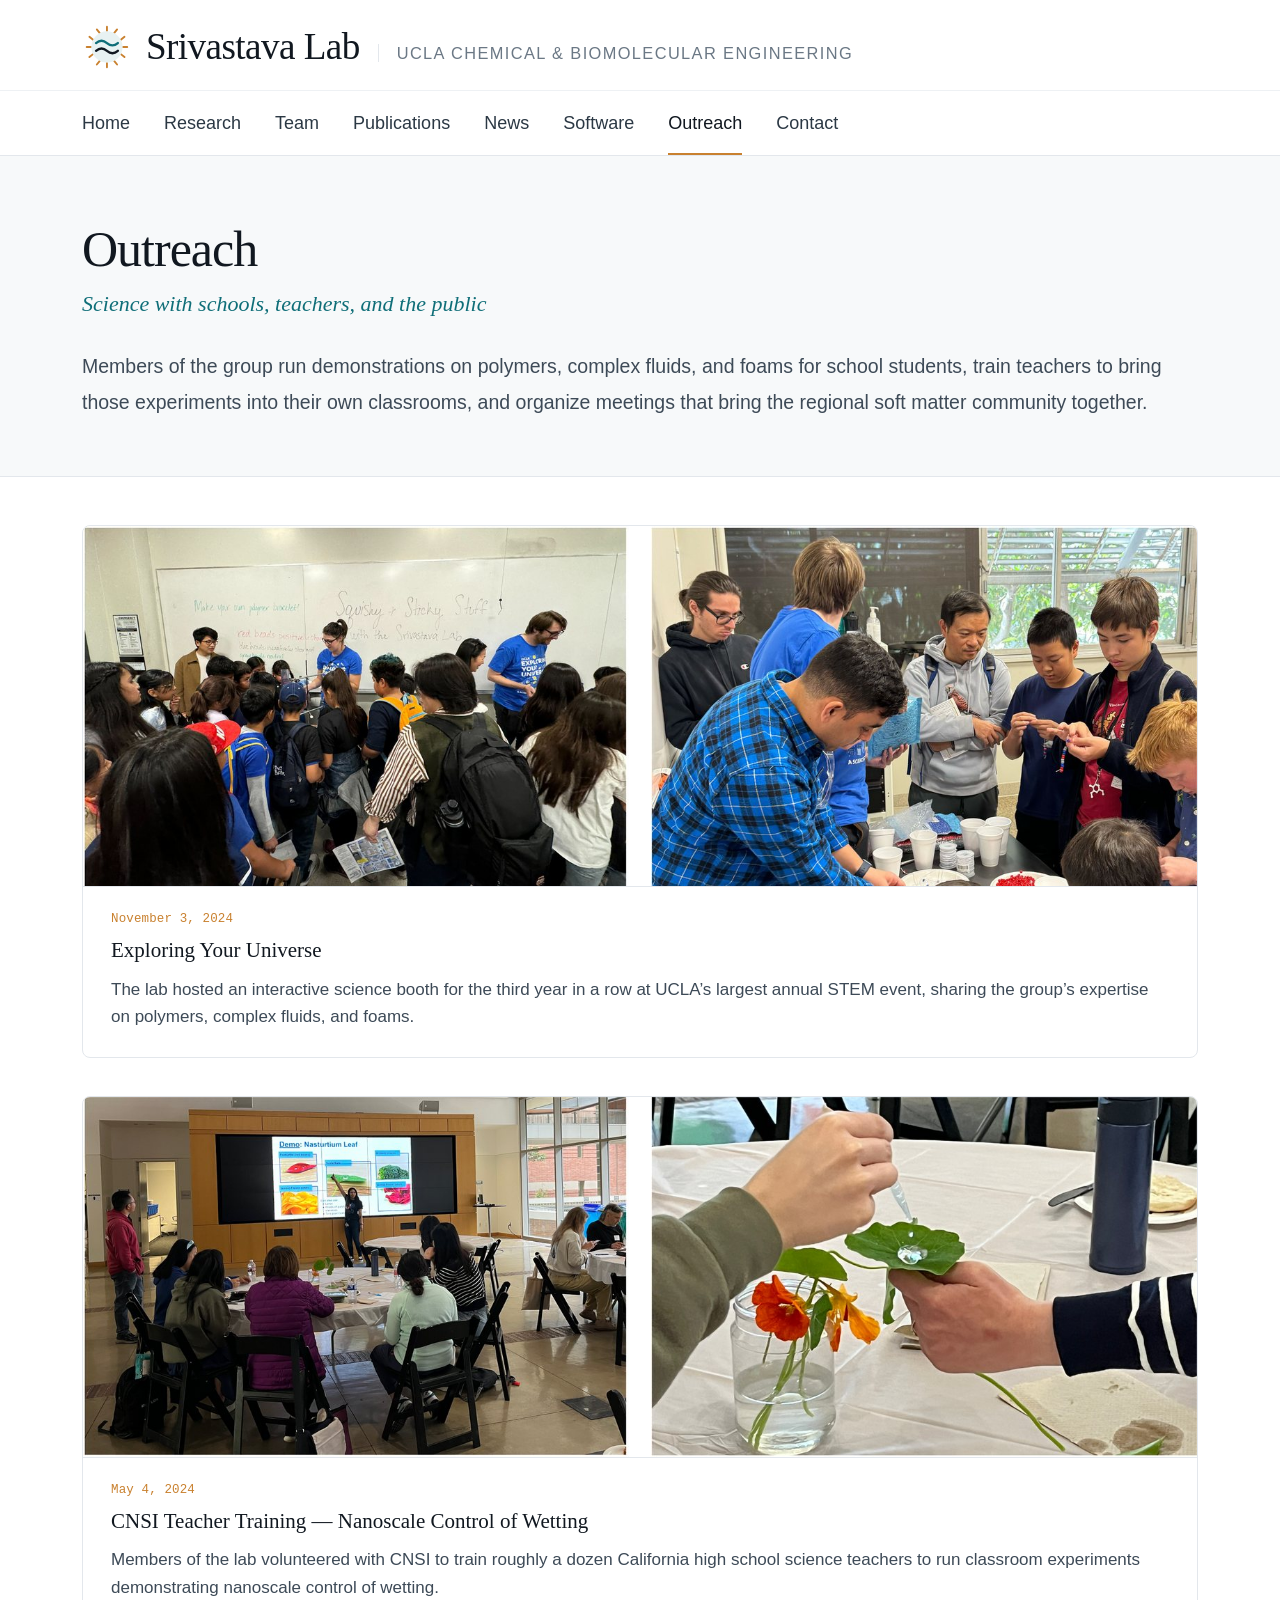
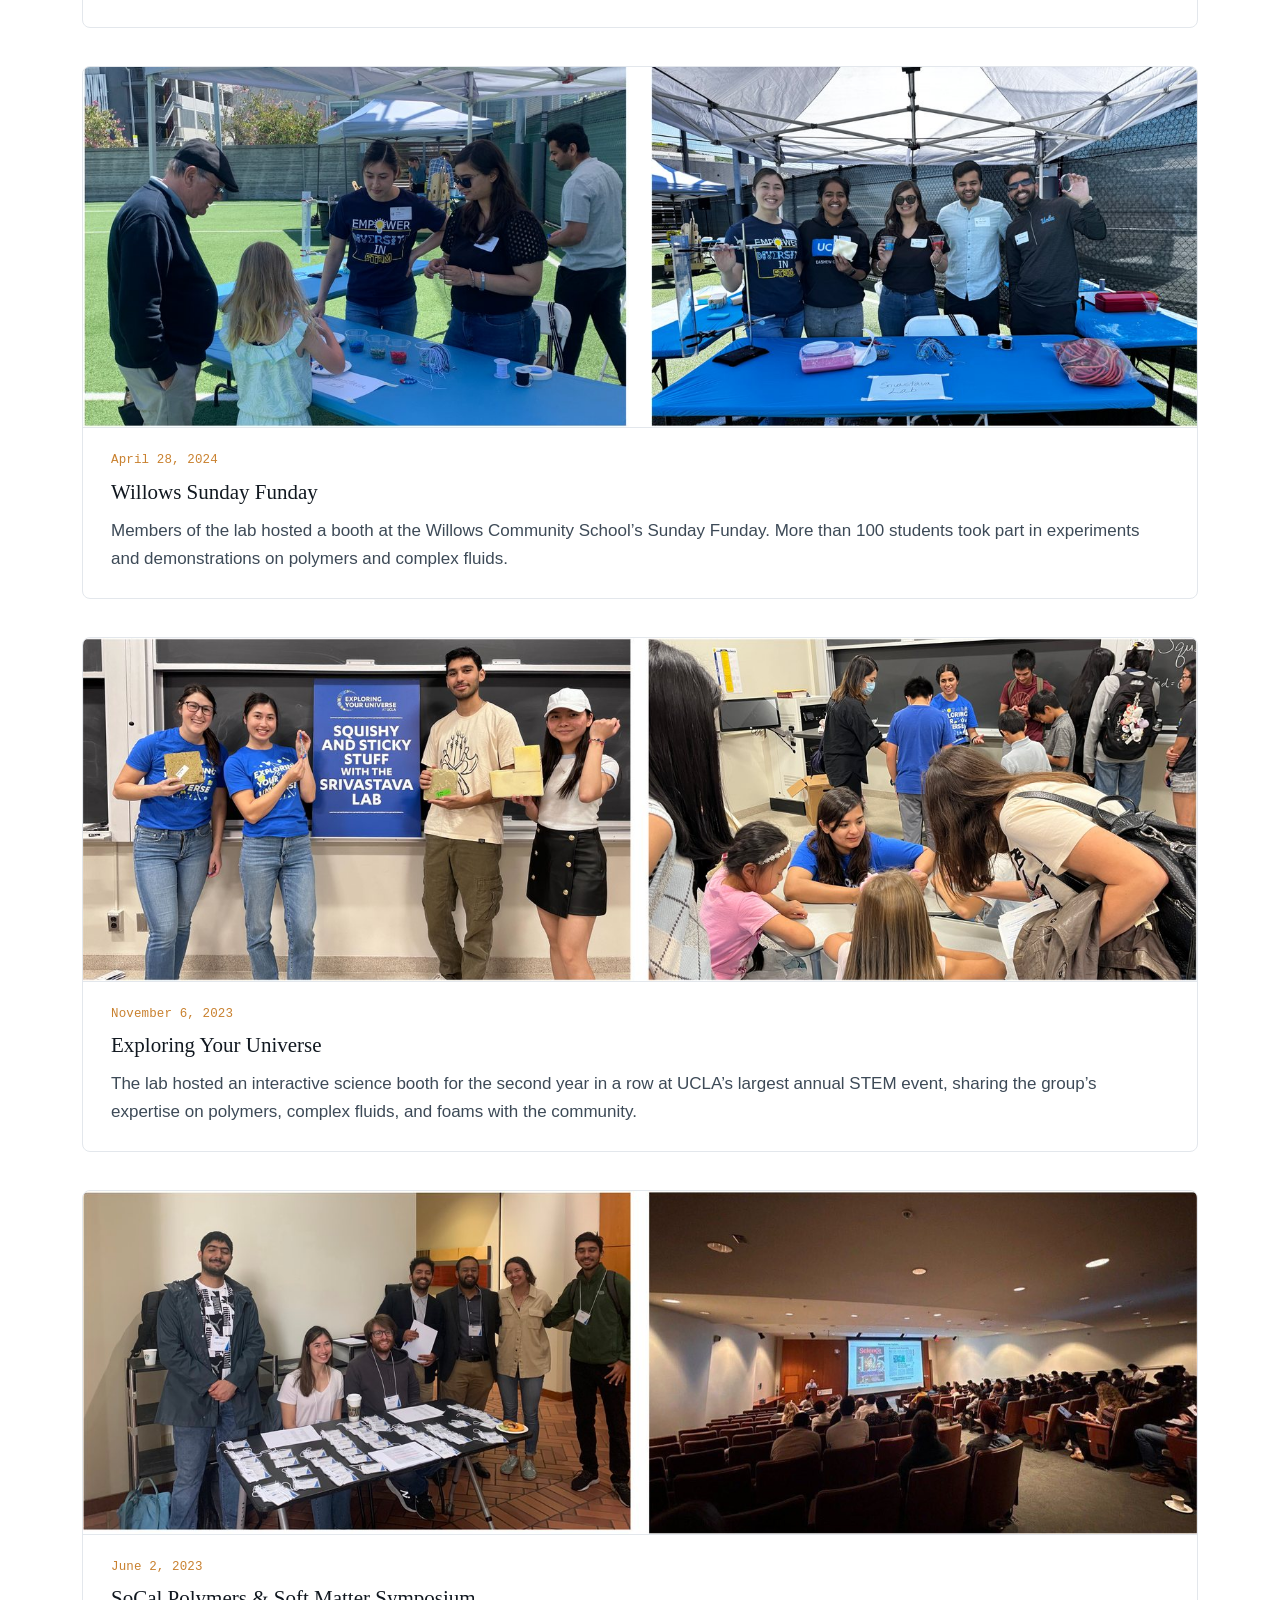
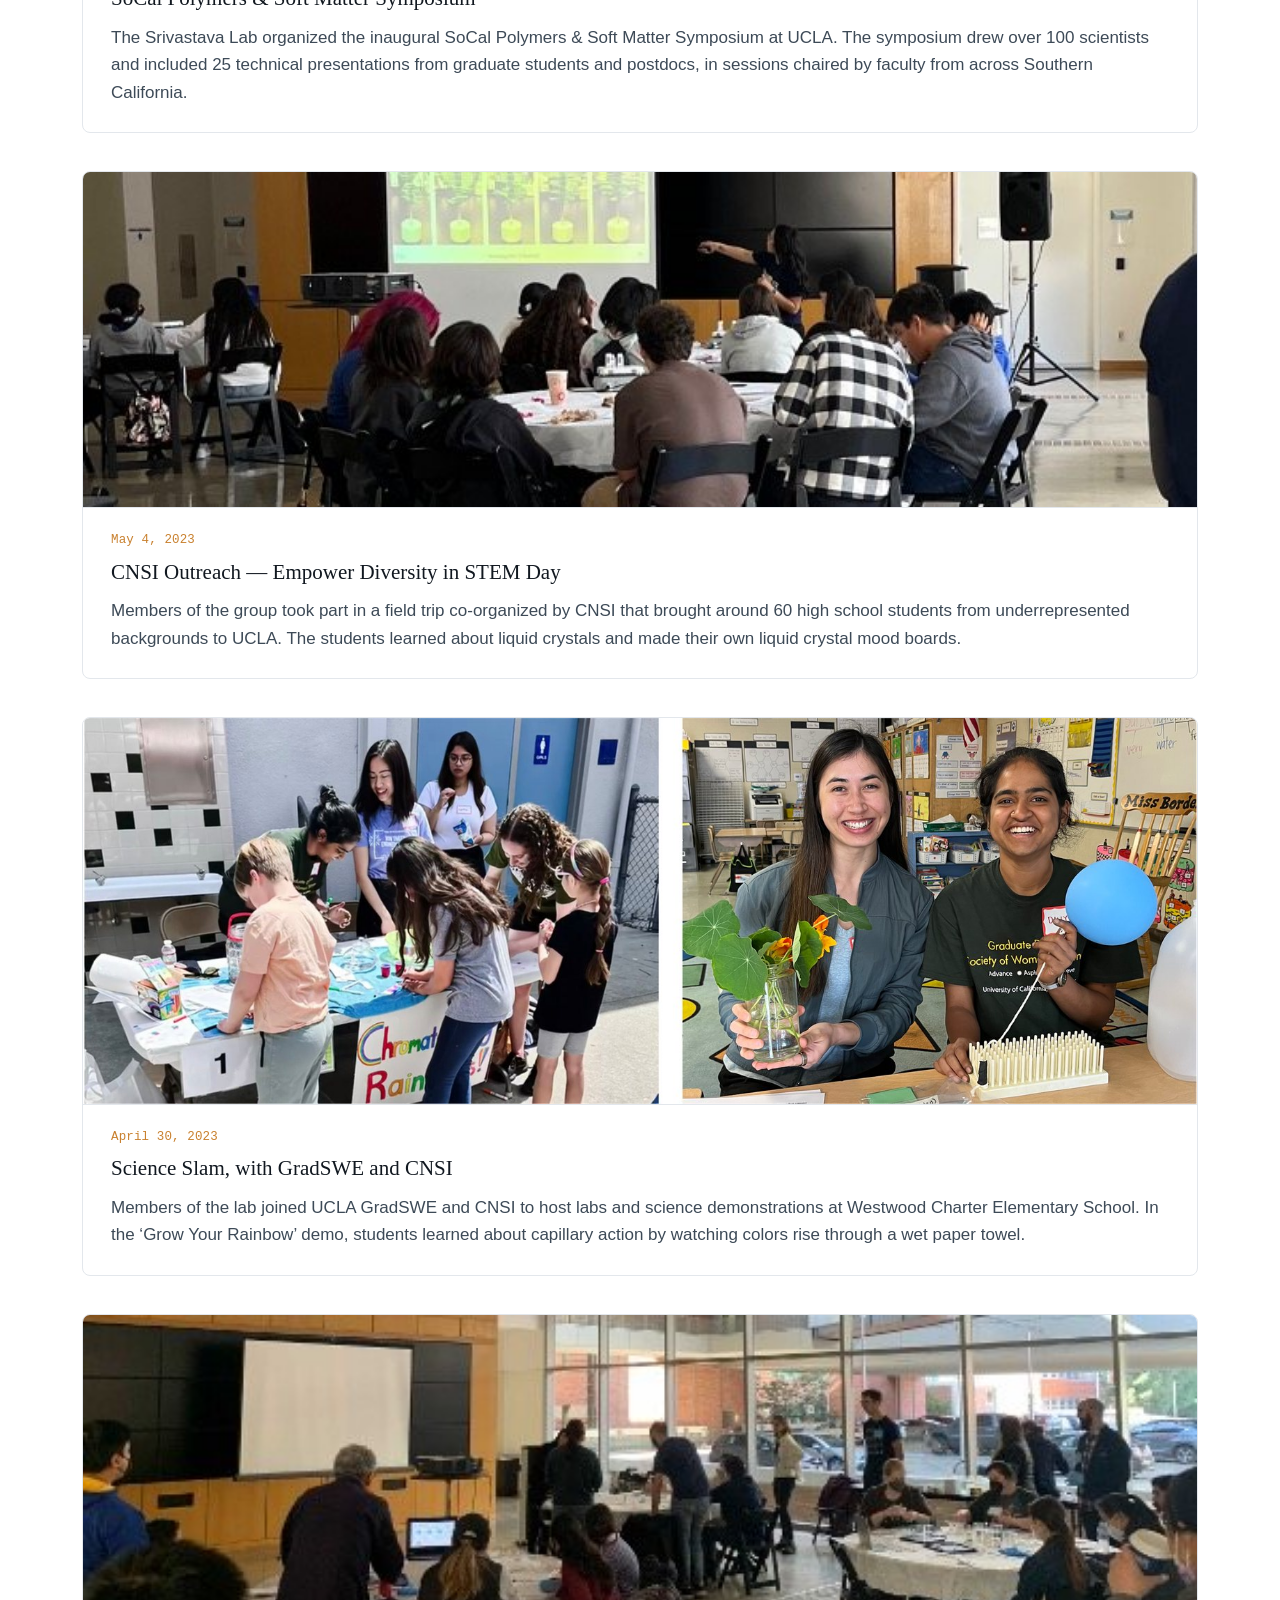
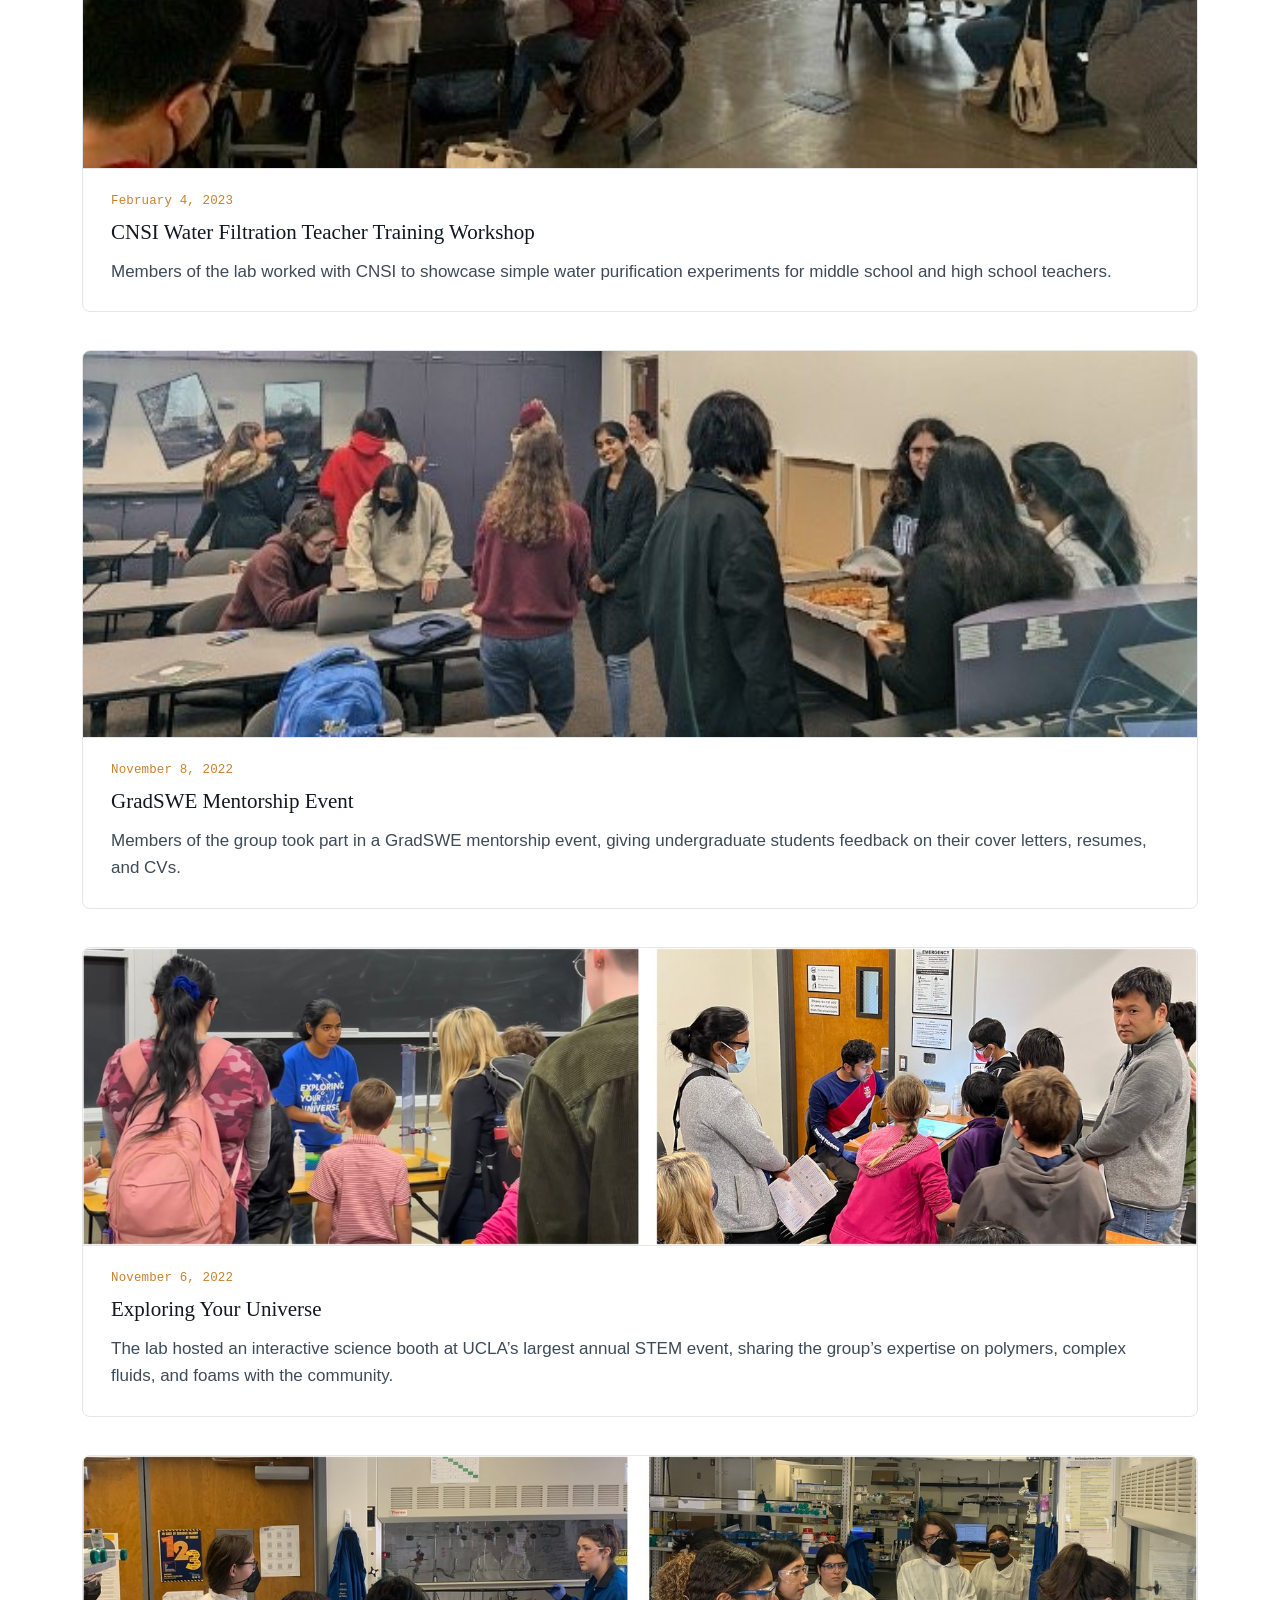
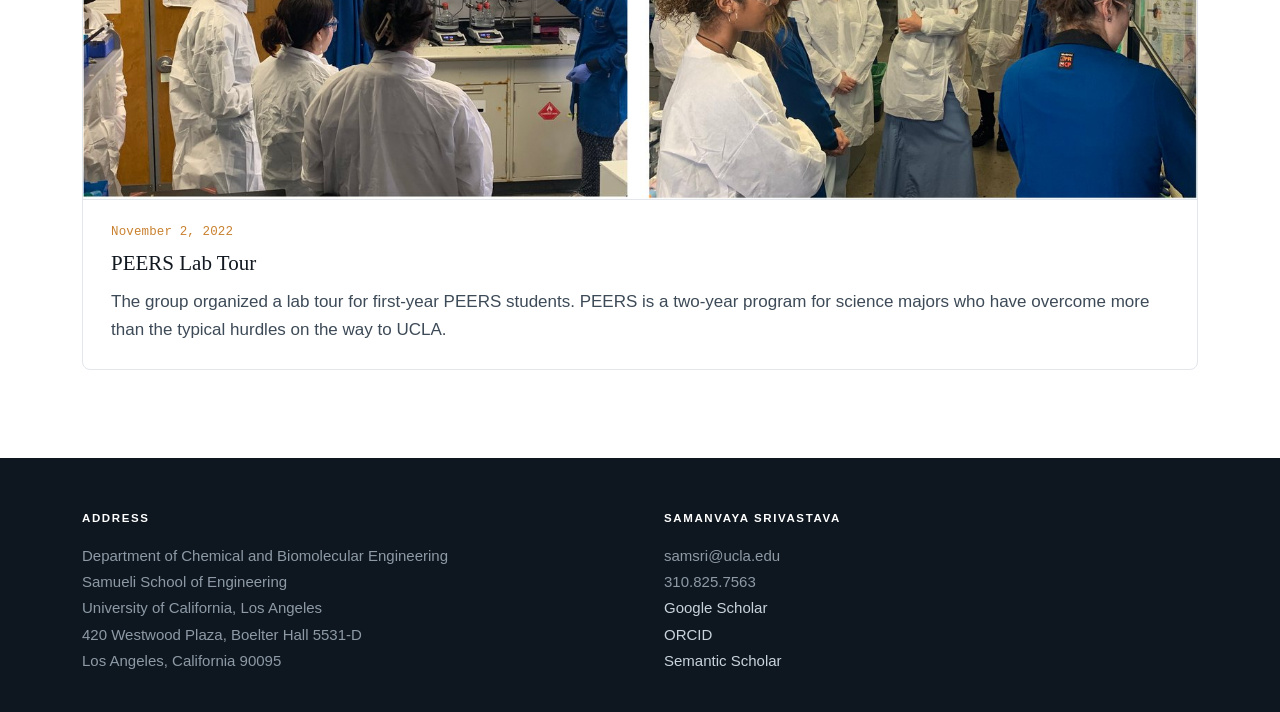
<file: outreach.html>
<!DOCTYPE html>
<html lang="en">
<head>
<meta charset="utf-8">
<meta name="viewport" content="width=device-width, initial-scale=1">
<title>Outreach | Srivastava Lab, UCLA</title>
<meta name="description" content="Complex coacervates at Samanvaya Srivastava Lab at UCLA: protocells, hydrogels, bio-inspired wet adhesives, and selective separations.">
<meta name="author" content="Samanvaya Srivastava">
<link rel="canonical" href="https://www.srivastava-lab.net/outreach.html">
<meta property="og:type" content="website">
<meta property="og:title" content="Outreach | Srivastava Lab, UCLA">
<meta property="og:description" content="Complex coacervates at Samanvaya Srivastava Lab at UCLA: protocells, hydrogels, bio-inspired wet adhesives, and selective separations.">
<meta property="og:image" content="https://www.srivastava-lab.net/Research%20photos/web/panel_emulsions.jpg">
<meta property="og:url" content="https://www.srivastava-lab.net/outreach.html">
<meta name="twitter:card" content="summary_large_image">
<meta name="twitter:title" content="Outreach | Srivastava Lab, UCLA">
<meta name="twitter:description" content="Complex coacervates at Samanvaya Srivastava Lab at UCLA: protocells, hydrogels, bio-inspired wet adhesives, and selective separations.">
<meta name="twitter:image" content="https://www.srivastava-lab.net/Research%20photos/web/panel_emulsions.jpg">
<link rel="icon" href="Logo/favicon.ico" sizes="any">
<link rel="icon" href="Logo/srivastava-lab-mark.svg" type="image/svg+xml">
<link rel="apple-touch-icon" href="Logo/srivastava-lab-mark-256.png">
<link rel="stylesheet" href="style.css?v=10132129">
<script type="application/ld+json">
{
  "@context": "https://schema.org",
  "@graph": [
    {
      "@type": "Person",
      "@id": "https://orcid.org/0000-0002-3519-7224",
      "name": "Samanvaya Srivastava",
      "givenName": "Samanvaya",
      "familyName": "Srivastava",
      "jobTitle": "Associate Professor of Chemical and Biomolecular Engineering",
      "email": "samsri@ucla.edu",
      "affiliation": {
        "@type": "CollegeOrUniversity",
        "name": "University of California, Los Angeles"
      },
      "knowsAbout": [
        "Complex coacervation",
        "Complex coacervates",
        "Polyelectrolyte complexation",
        "Liquid–liquid phase separation",
        "Coacervate protocells",
        "Membraneless compartments",
        "Polyelectrolyte complex hydrogels",
        "Block polyelectrolyte self-assembly",
        "Bio-inspired wet adhesives",
        "Soft matter physics",
        "Small-angle X-ray and neutron scattering"
      ],
      "sameAs": [
        "https://orcid.org/0000-0002-3519-7224",
        "https://scholar.google.com/citations?user=oKq74IoAAAAJ",
        "https://www.semanticscholar.org/author/4964681",
        "https://samueli.ucla.edu/people/samanvaya-srivastava/"
      ]
    },
    {
      "@type": "ResearchOrganization",
      "name": "Srivastava Lab",
      "alternateName": "Srivastava Group, UCLA",
      "description": "Research group studying complex coacervation and the electrostatic self-assembly of soft materials at UCLA.",
      "parentOrganization": {
        "@type": "CollegeOrUniversity",
        "name": "University of California, Los Angeles"
      },
      "employee": { "@id": "https://orcid.org/0000-0002-3519-7224" }
    }
  ]
}
</script>
</head>
<body>
<a class="skip" href="#content">Skip to content</a>
<header class="masthead">
  <div class="wrap masthead-inner">
    <a class="brand" href="index.html"><svg class="logo" viewBox="0 0 64 64" aria-hidden="true" focusable="false"><g stroke="#c9812f" stroke-width="2.4" stroke-linecap="round"><line x1="32.0" y1="6.0" x2="32.0" y2="11.5"/><line x1="45.0" y1="9.5" x2="41.2" y2="14.2"/><line x1="54.5" y1="19.0" x2="49.8" y2="22.8"/><line x1="58.0" y1="32.0" x2="52.5" y2="32.0"/><line x1="54.5" y1="45.0" x2="49.8" y2="41.2"/><line x1="45.0" y1="54.5" x2="41.2" y2="49.8"/><line x1="32.0" y1="58.0" x2="32.0" y2="52.5"/><line x1="19.0" y1="54.5" x2="22.8" y2="49.8"/><line x1="9.5" y1="45.0" x2="14.2" y2="41.2"/><line x1="6.0" y1="32.0" x2="11.5" y2="32.0"/><line x1="9.5" y1="19.0" x2="14.2" y2="22.8"/><line x1="19.0" y1="9.5" x2="22.8" y2="14.2"/></g><circle cx="32" cy="32" r="20" fill="#e8f2f2"/><path d="M18 27q7-6 14 0t14 0" fill="none" stroke="#0f6e78" stroke-width="3" stroke-linecap="round"/><path d="M18 37q7-6 14 0t14 0" fill="none" stroke="#111820" stroke-width="3" stroke-linecap="round"/></svg><span class="wordmark">Srivastava Lab<small>UCLA Chemical &amp; Biomolecular Engineering</small></span></a>
  </div>
</header>

<nav class="nav" id="main">
  <div class="wrap nav-inner">
    <a class="navbrand" href="index.html"><svg class="logo" viewBox="0 0 64 64" aria-hidden="true" focusable="false"><g stroke="#c9812f" stroke-width="2.4" stroke-linecap="round"><line x1="32.0" y1="6.0" x2="32.0" y2="11.5"/><line x1="45.0" y1="9.5" x2="41.2" y2="14.2"/><line x1="54.5" y1="19.0" x2="49.8" y2="22.8"/><line x1="58.0" y1="32.0" x2="52.5" y2="32.0"/><line x1="54.5" y1="45.0" x2="49.8" y2="41.2"/><line x1="45.0" y1="54.5" x2="41.2" y2="49.8"/><line x1="32.0" y1="58.0" x2="32.0" y2="52.5"/><line x1="19.0" y1="54.5" x2="22.8" y2="49.8"/><line x1="9.5" y1="45.0" x2="14.2" y2="41.2"/><line x1="6.0" y1="32.0" x2="11.5" y2="32.0"/><line x1="9.5" y1="19.0" x2="14.2" y2="22.8"/><line x1="19.0" y1="9.5" x2="22.8" y2="14.2"/></g><circle cx="32" cy="32" r="20" fill="#e8f2f2"/><path d="M18 27q7-6 14 0t14 0" fill="none" stroke="#0f6e78" stroke-width="3" stroke-linecap="round"/><path d="M18 37q7-6 14 0t14 0" fill="none" stroke="#111820" stroke-width="3" stroke-linecap="round"/></svg><span>Srivastava Lab</span></a>
    <ul>
      <li><a href="index.html">Home</a></li>
      <li><a href="research.html">Research</a></li>
      <li><a href="team.html">Team</a></li>
      <li><a href="publications.html">Publications</a></li>
      <li><a href="news.html">News</a></li>
      <li><a href="software.html">Software</a></li>
      <li><a href="outreach.html" class="on" aria-current="page">Outreach</a></li>
      <li><a href="contact.html">Contact</a></li>
    </ul>
  </div>
</nav>

<!-- ===================== HOME ===================== -->

<main id="content">
  <header class="rhead">
    <div class="wrap">
      <h1>Outreach</h1>
      <p class="sub">Science with schools, teachers, and the public</p>
      <div class="big" style="margin:0">
        <p style="margin:0">Members of the group run demonstrations on polymers, complex fluids, and foams for school students, train teachers to bring those experiments into their own classrooms, and organize meetings that bring the regional soft matter community together.</p>
      </div>
    </div>
  </header>

  <section class="pagebody">
    <div class="wrap">
      <div class="events">
        <div class="event">
          <img class="shot" src="Outreach/web/EYU_November_3rd_2024.jpg" alt="Photographs from Exploring Your Universe, November 3, 2024" width="1600" height="517">
          <div class="body">
          <p class="d">November 3, 2024</p>
          <h2>Exploring Your Universe</h2>
          <p>The lab hosted an interactive science booth for the third year in a row at UCLA&rsquo;s largest annual STEM event, sharing the group&rsquo;s expertise on polymers, complex fluids, and foams.</p>
          </div>
        </div>
        <div class="event">
          <img class="shot" src="Outreach/web/CNSI_Outreach_Nanoscale_control_of_wetting_May2024.jpg" alt="Photographs from CNSI Teacher Training — Nanoscale Control of Wetting, May 4, 2024" width="1600" height="517">
          <div class="body">
          <p class="d">May 4, 2024</p>
          <h2>CNSI Teacher Training &mdash; Nanoscale Control of Wetting</h2>
          <p>Members of the lab volunteered with CNSI to train roughly a dozen California high school science teachers to run classroom experiments demonstrating nanoscale control of wetting.</p>
          </div>
        </div>
        <div class="event">
          <img class="shot" src="Outreach/web/Willows_Sunday_Funday_28April2024.jpg" alt="Photographs from Willows Sunday Funday, April 28, 2024" width="1600" height="517">
          <div class="body">
          <p class="d">April 28, 2024</p>
          <h2>Willows Sunday Funday</h2>
          <p>Members of the lab hosted a booth at the Willows Community School&rsquo;s Sunday Funday. More than 100 students took part in experiments and demonstrations on polymers and complex fluids.</p>
          </div>
        </div>
        <div class="event">
          <img class="shot" src="Outreach/web/EYU_6November2023.jpg" alt="Photographs from Exploring Your Universe, November 6, 2023" width="1600" height="492">
          <div class="body">
          <p class="d">November 6, 2023</p>
          <h2>Exploring Your Universe</h2>
          <p>The lab hosted an interactive science booth for the second year in a row at UCLA&rsquo;s largest annual STEM event, sharing the group&rsquo;s expertise on polymers, complex fluids, and foams with the community.</p>
          </div>
        </div>
        <div class="event">
          <img class="shot" src="Outreach/web/SoCalPolymersandSoftMatterSymposium_Jund2nd2023.jpg" alt="Photographs from SoCal Polymers and Soft Matter Symposium, June 2, 2023" width="1600" height="492">
          <div class="body">
          <p class="d">June 2, 2023</p>
          <h2>SoCal Polymers &amp; Soft Matter Symposium</h2>
          <p>The Srivastava Lab organized the inaugural SoCal Polymers &amp; Soft Matter Symposium at UCLA. The symposium drew over 100 scientists and included 25 technical presentations from graduate students and postdocs, in sessions chaired by faculty from across Southern California.</p>
          </div>
        </div>
        <div class="event">
          <img class="shot" src="Outreach/web/EmpowerDiversityinSTEMwithCNSI_May2023.jpg" alt="Photographs from CNSI Outreach — Empower Diversity in STEM Day, May 4, 2023" width="698" height="210">
          <div class="body">
          <p class="d">May 4, 2023</p>
          <h2>CNSI Outreach &mdash; Empower Diversity in STEM Day</h2>
          <p>Members of the group took part in a field trip co-organized by CNSI that brought around 60 high school students from underrepresented backgrounds to UCLA. The students learned about liquid crystals and made their own liquid crystal mood boards.</p>
          </div>
        </div>
        <div class="event">
          <img class="shot" src="Outreach/web/ScienceSlam_30April2023.jpg" alt="Photographs from Science Slam, with GradSWE and CNSI, April 30, 2023" width="1600" height="554">
          <div class="body">
          <p class="d">April 30, 2023</p>
          <h2>Science Slam, with GradSWE and CNSI</h2>
          <p>Members of the lab joined UCLA GradSWE and CNSI to host labs and science demonstrations at Westwood Charter Elementary School. In the &lsquo;Grow Your Rainbow&rsquo; demo, students learned about capillary action by watching colors rise through a wet paper towel.</p>
          </div>
        </div>
        <div class="event">
          <img class="shot" src="Outreach/web/CNSIWaterFilteration_4Feb2023.jpg" alt="Photographs from CNSI Water Filtration Teacher Training Workshop, February 4, 2023" width="521" height="212">
          <div class="body">
          <p class="d">February 4, 2023</p>
          <h2>CNSI Water Filtration Teacher Training Workshop</h2>
          <p>Members of the lab worked with CNSI to showcase simple water purification experiments for middle school and high school teachers.</p>
          </div>
        </div>
        <div class="event">
          <img class="shot" src="Outreach/web/GradSWEMentorshipEvent_8Nov2022.jpg" alt="Photographs from GradSWE Mentorship Event, November 8, 2022" width="612" height="212">
          <div class="body">
          <p class="d">November 8, 2022</p>
          <h2>GradSWE Mentorship Event</h2>
          <p>Members of the group took part in a GradSWE mentorship event, giving undergraduate students feedback on their cover letters, resumes, and CVs.</p>
          </div>
        </div>
        <div class="event">
          <img class="shot" src="Outreach/web/EYU_6Nov2022.jpg" alt="Photographs from Exploring Your Universe, November 6, 2022" width="1600" height="427">
          <div class="body">
          <p class="d">November 6, 2022</p>
          <h2>Exploring Your Universe</h2>
          <p>The lab hosted an interactive science booth at UCLA&rsquo;s largest annual STEM event, sharing the group&rsquo;s expertise on polymers, complex fluids, and foams with the community.</p>
          </div>
        </div>
        <div class="event">
          <img class="shot" src="Outreach/web/PEERSLabTour_2Nov2022.jpg" alt="Photographs from PEERS Lab Tour, November 2, 2022" width="1600" height="492">
          <div class="body">
          <p class="d">November 2, 2022</p>
          <h2>PEERS Lab Tour</h2>
          <p>The group organized a lab tour for first-year PEERS students. PEERS is a two-year program for science majors who have overcome more than the typical hurdles on the way to UCLA.</p>
          </div>
        </div>
      </div>
    </div>
  </section>
</main>

<footer>
  <div class="wrap">
    <div class="cols">
      <div>
        <h2>Address</h2>
        <ul>
          <li>Department of Chemical and Biomolecular Engineering</li>
          <li>Samueli School of Engineering</li>
          <li>University of California, Los Angeles</li>
          <li>420 Westwood Plaza, Boelter Hall 5531-D</li>
          <li>Los Angeles, California 90095</li>
        </ul>
      </div>
      <div>
        <h2>Samanvaya Srivastava</h2>
        <ul>
          <li>samsri<span>&#64;</span>ucla.edu</li>
          <li>310.825.7563</li>
          <li><a href="https://scholar.google.com/citations?user=oKq74IoAAAAJ" target="_blank" rel="noopener">Google Scholar</a></li>
          <li><a href="https://orcid.org/0000-0002-3519-7224" target="_blank" rel="noopener">ORCID</a></li>
          <li><a href="https://www.semanticscholar.org/author/4964681" target="_blank" rel="noopener">Semantic Scholar</a></li>
        </ul>
      </div>
    </div>
  </div>
</footer>
<script src="site.js?v=10132129"></script>
</body>
</html>
</file>
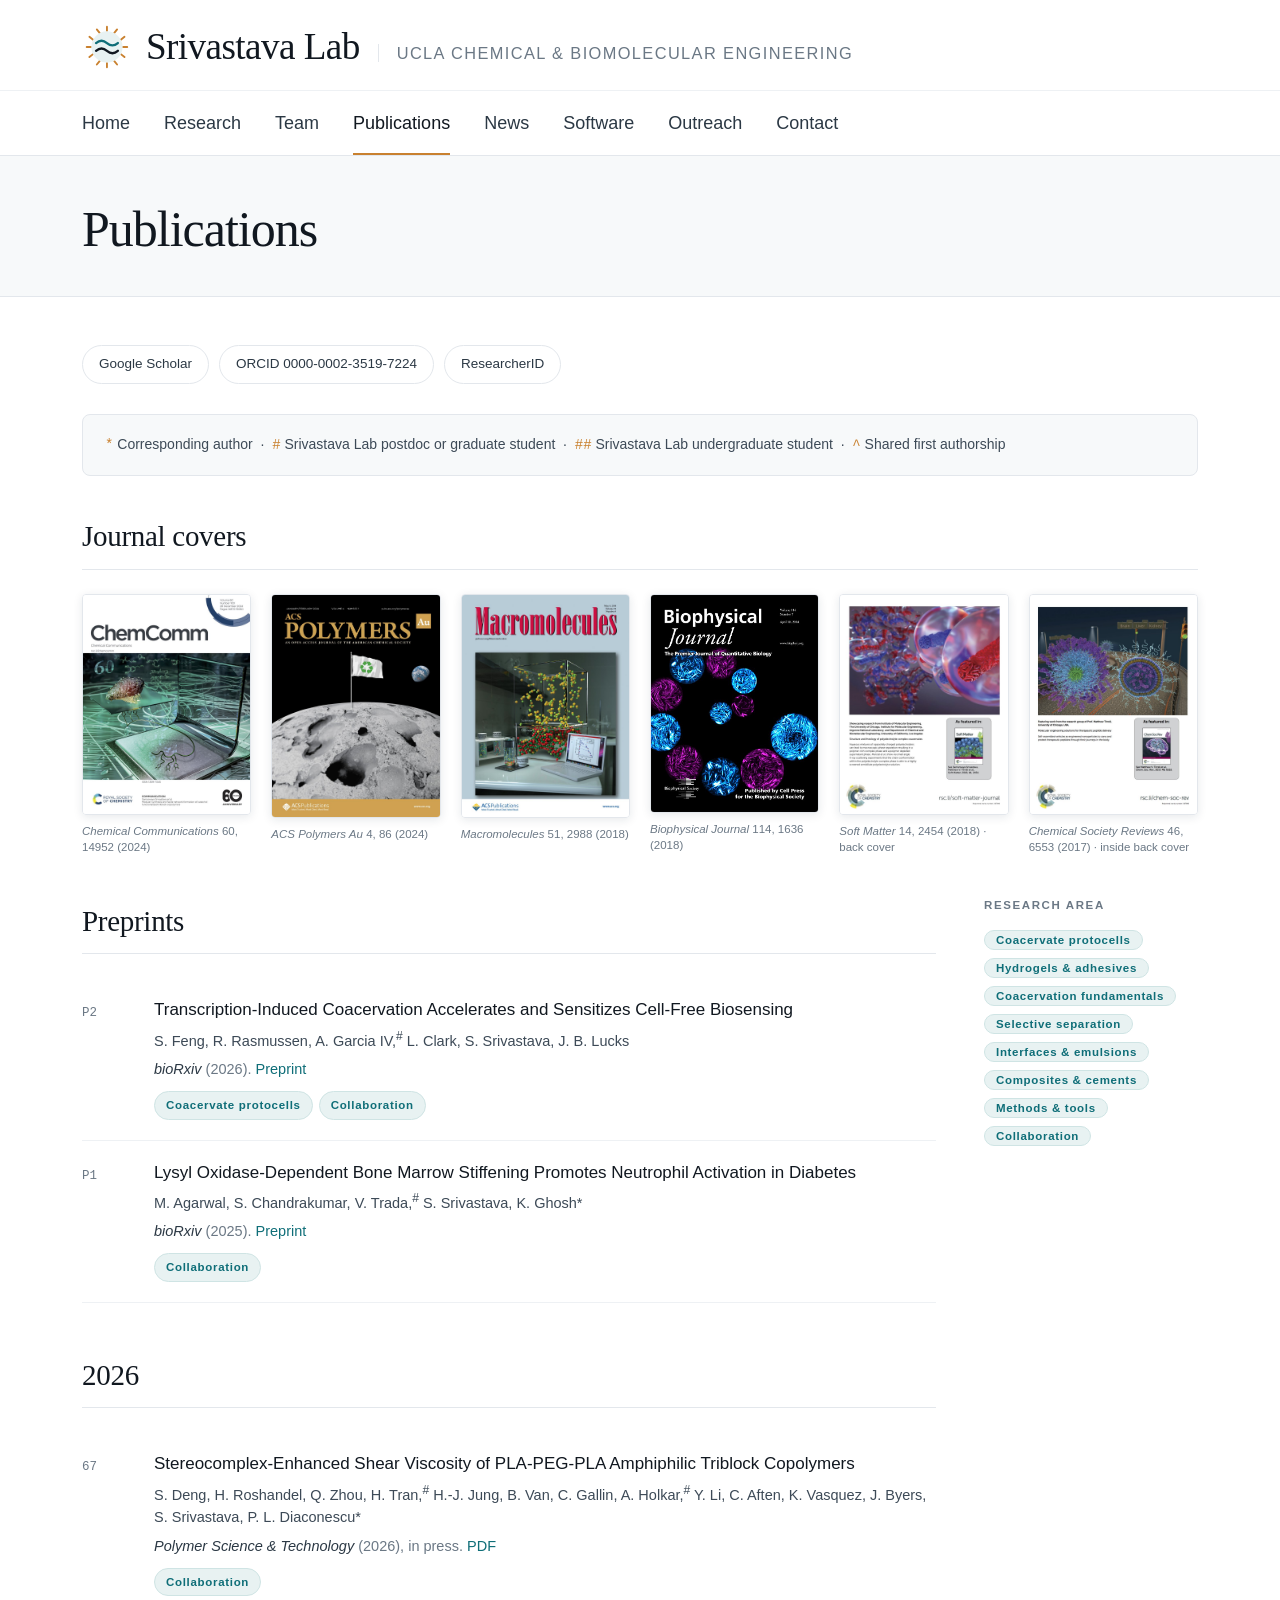
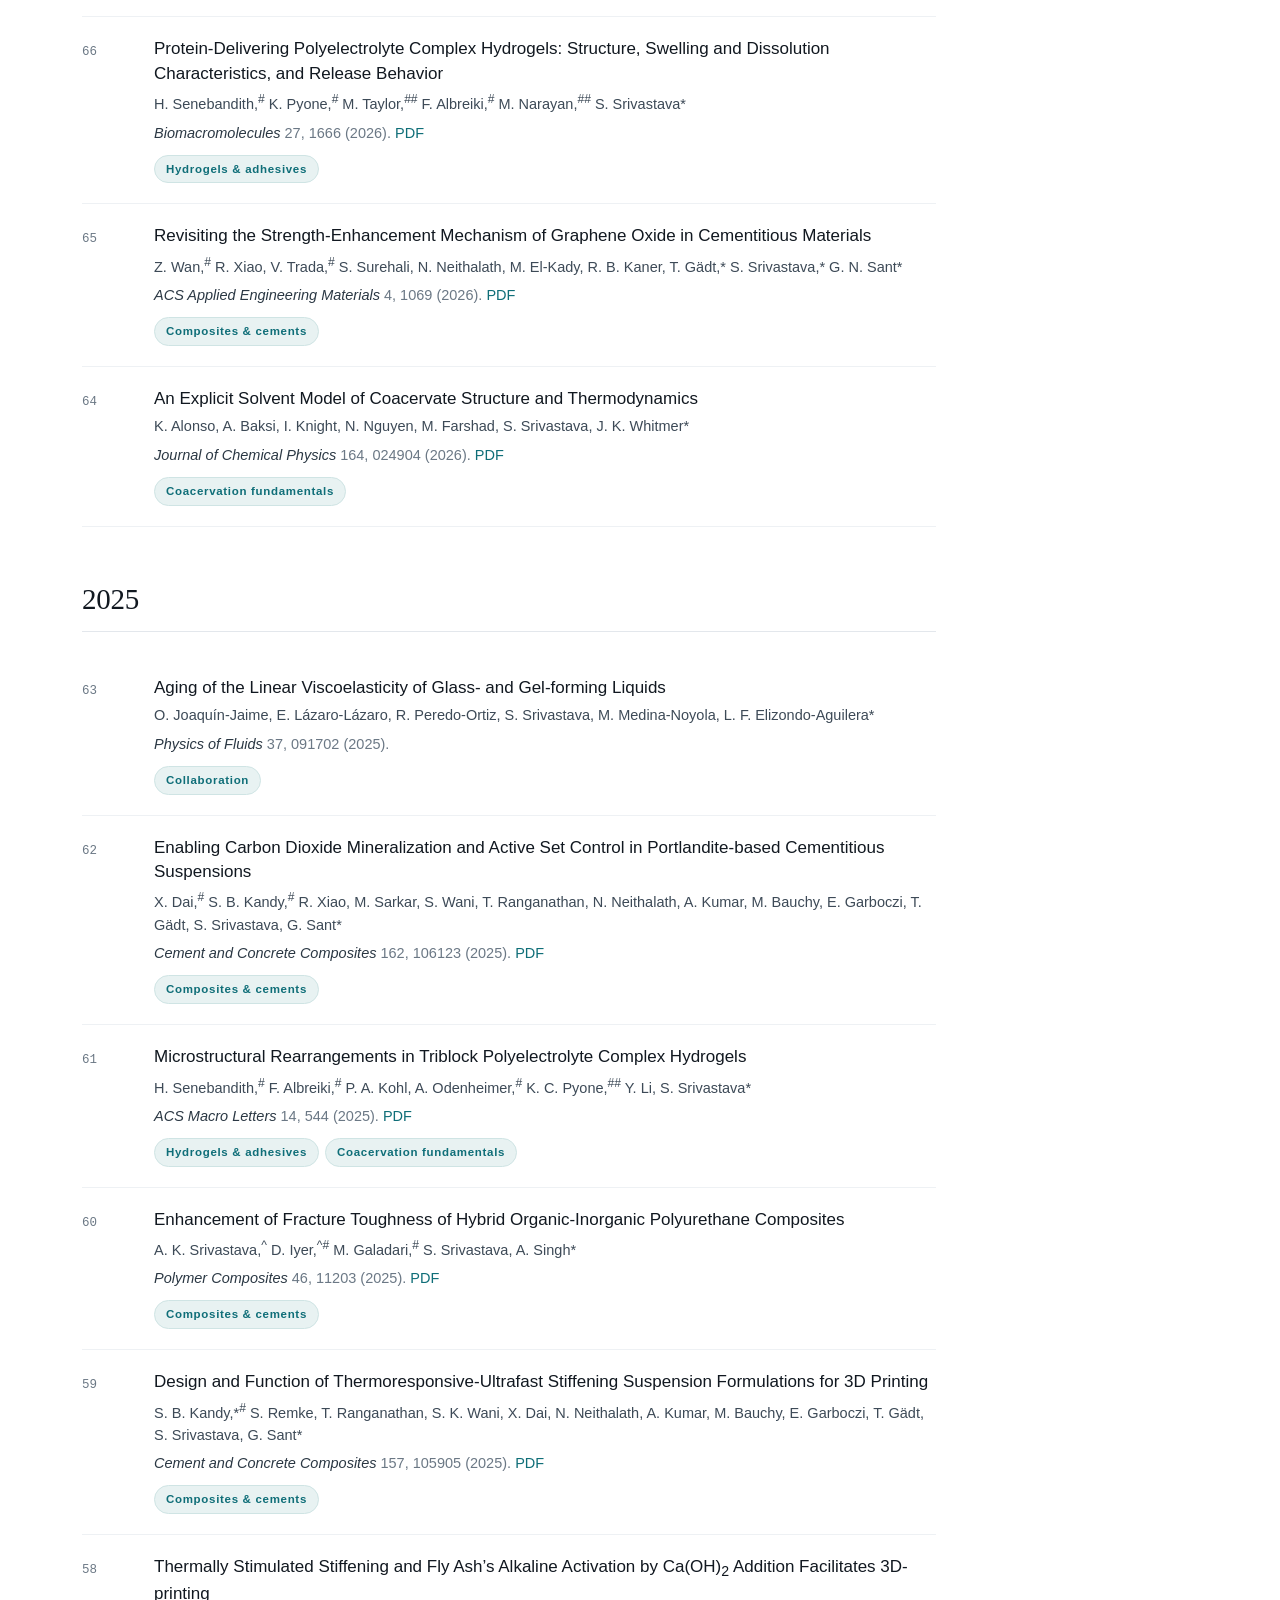
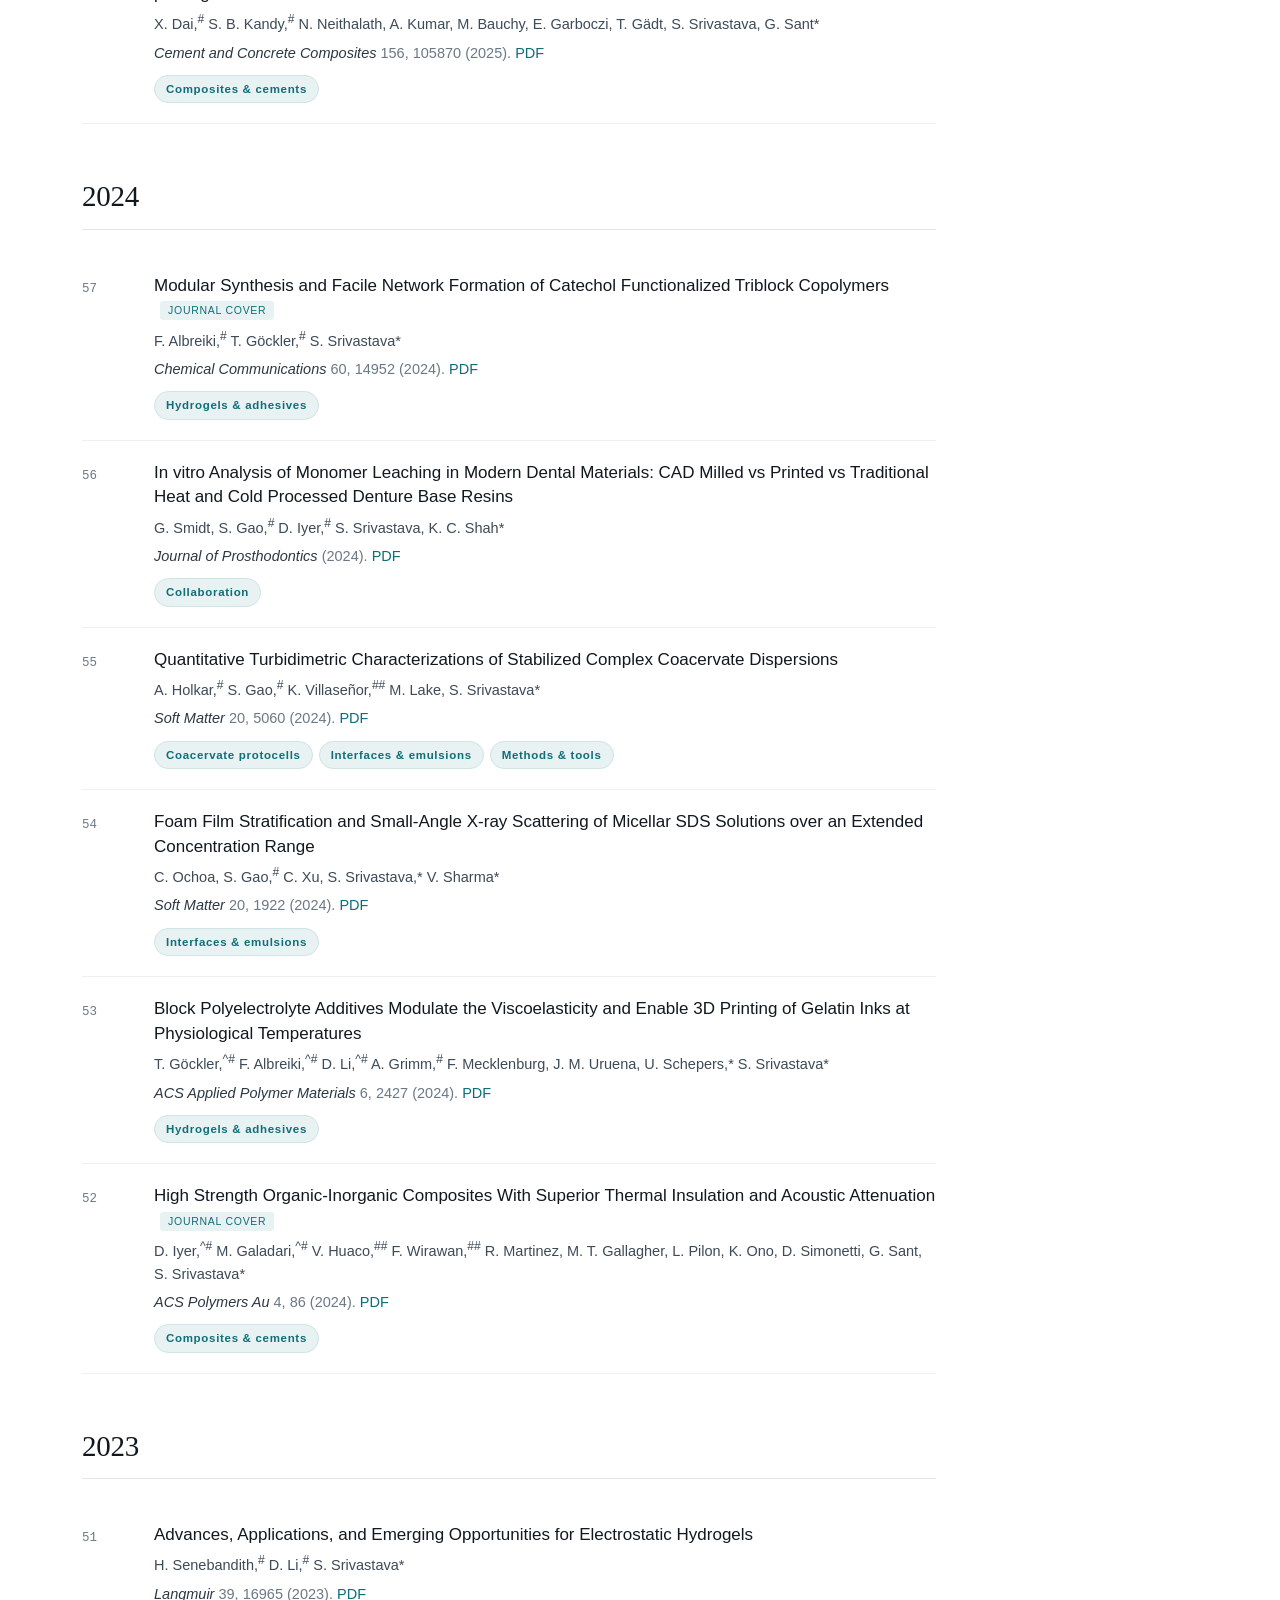
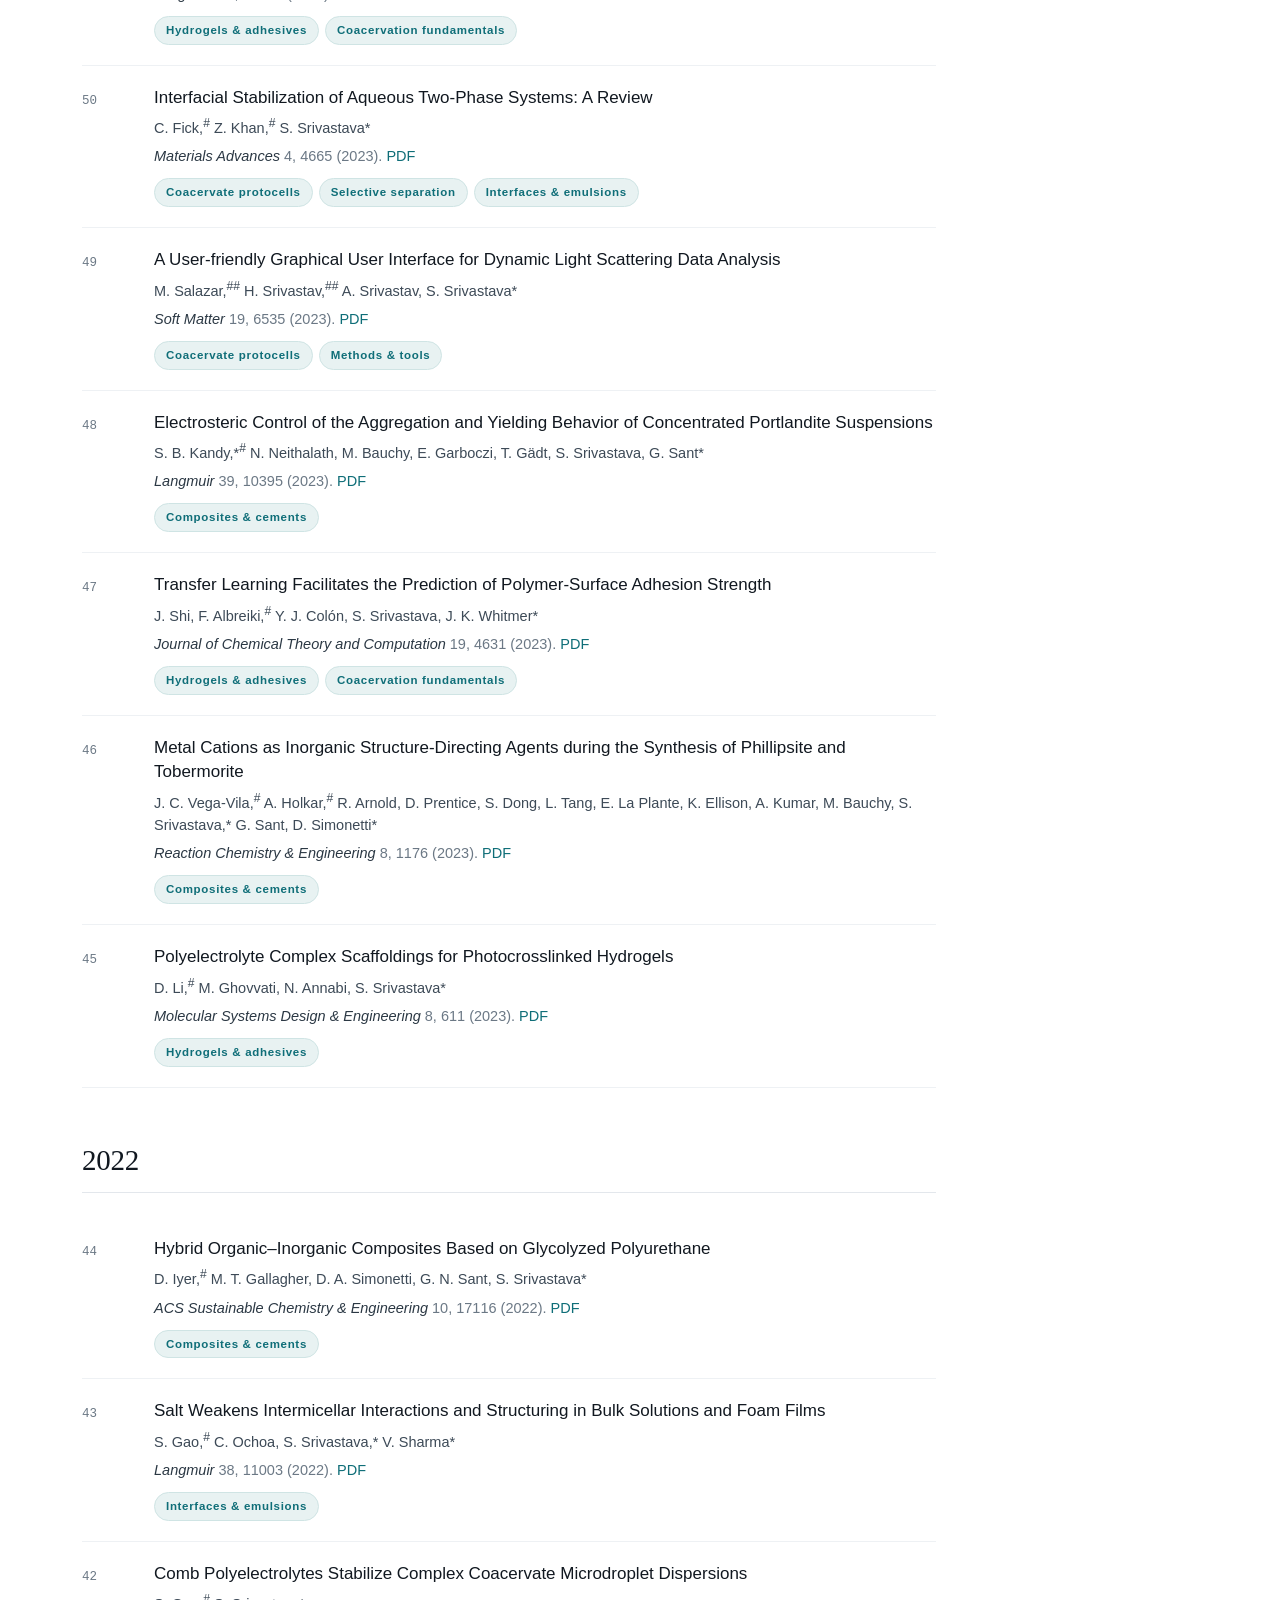
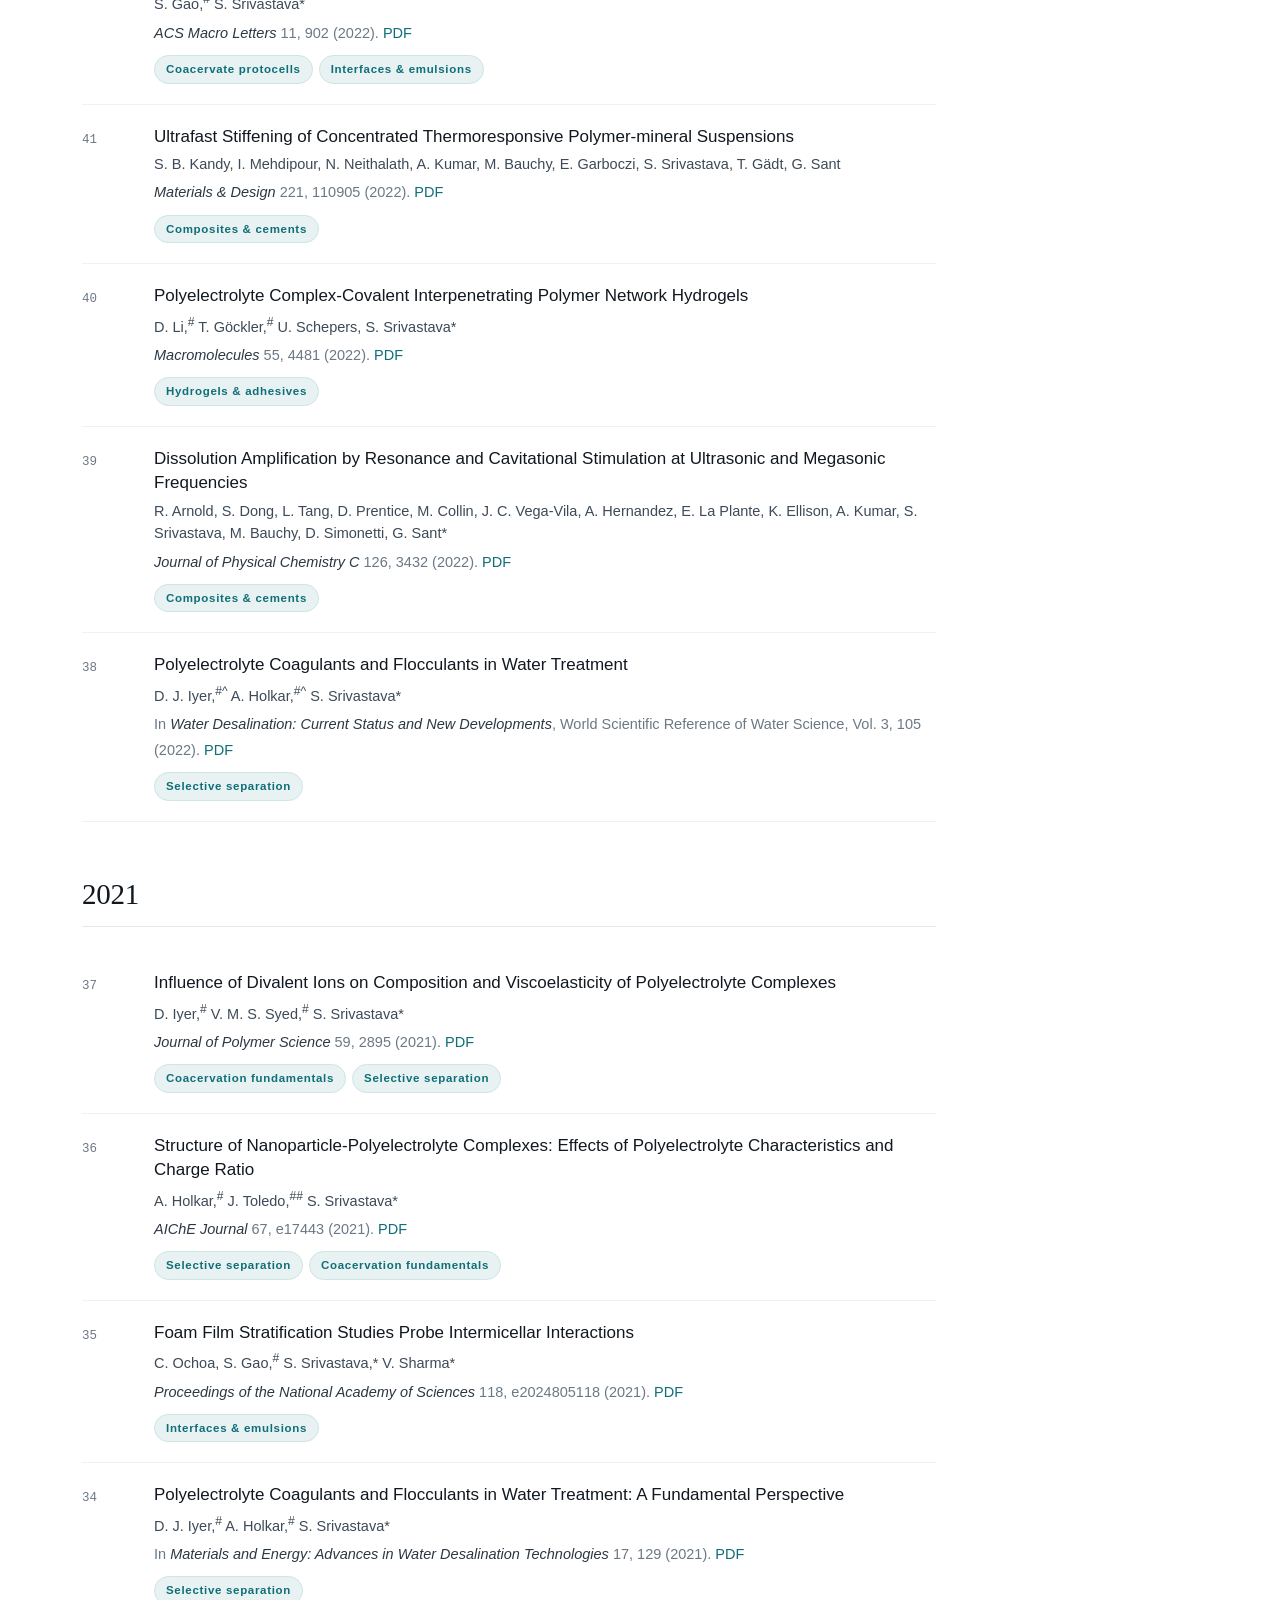
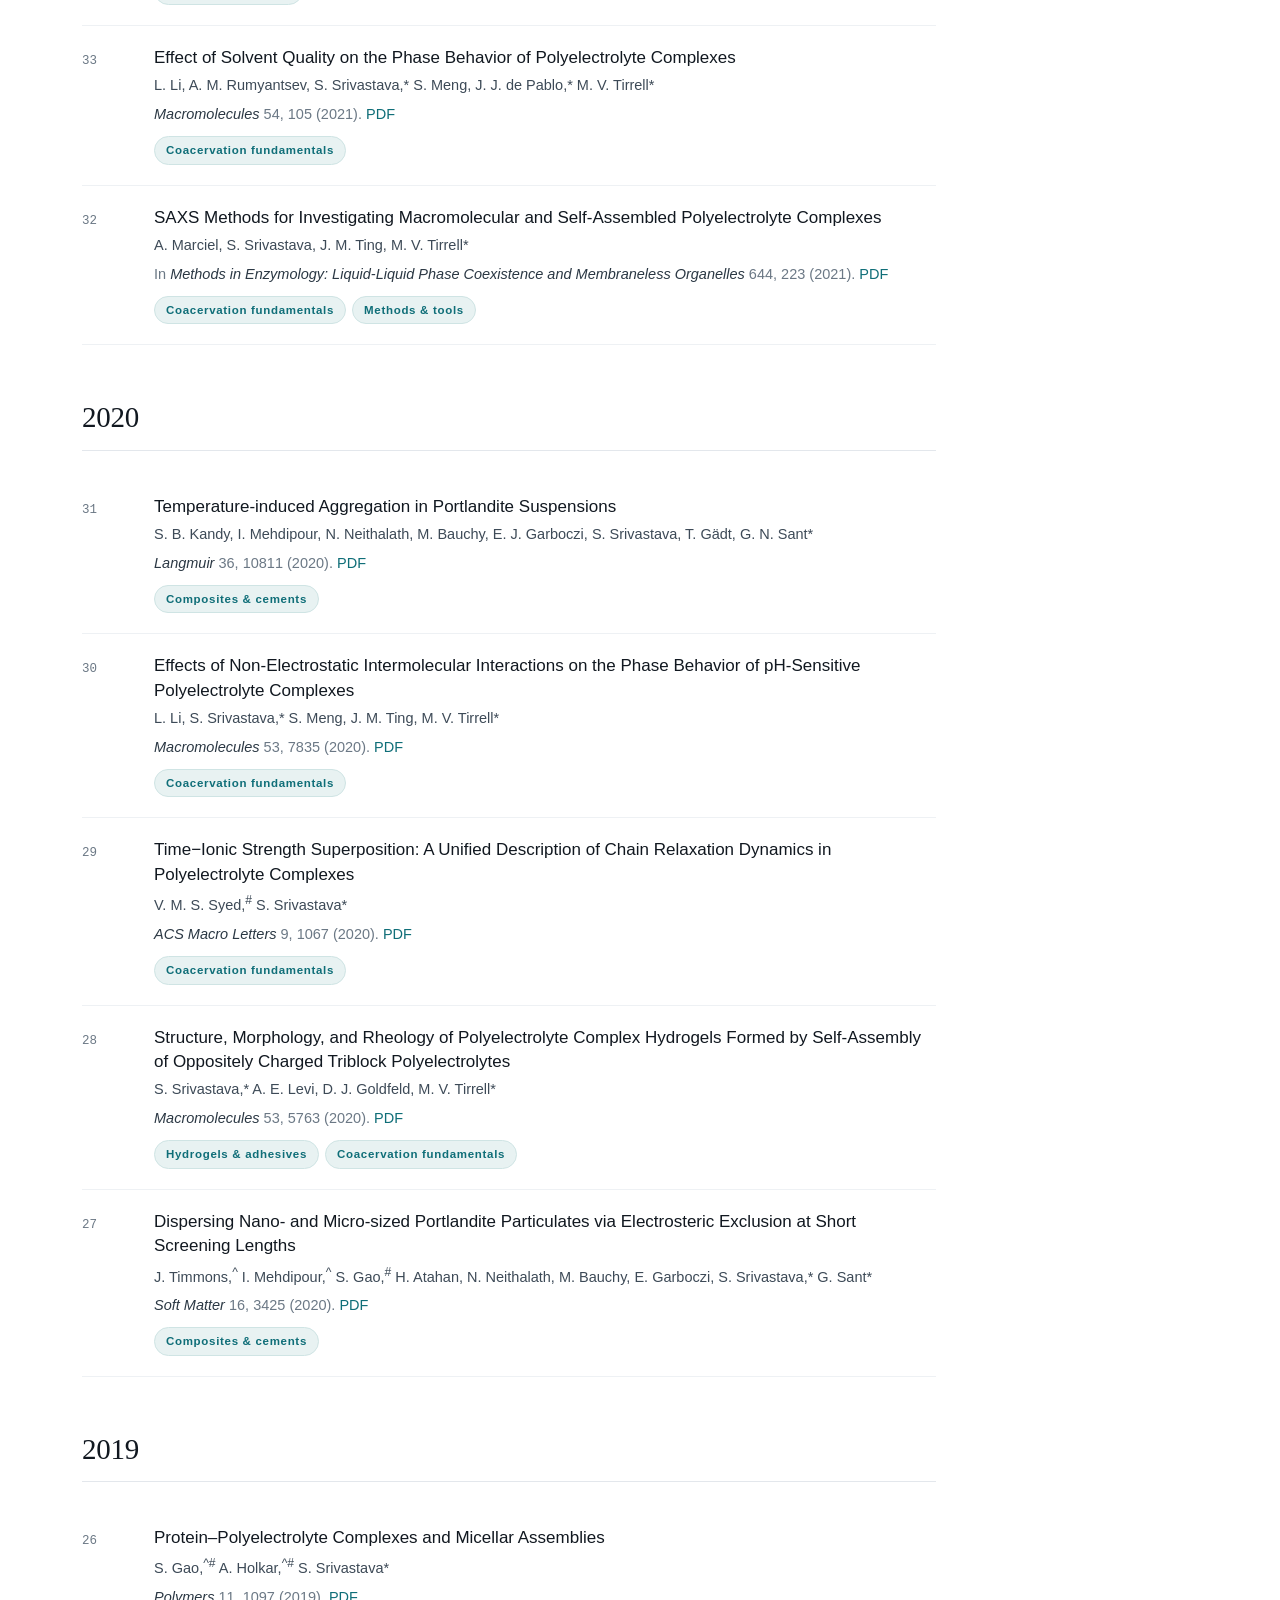
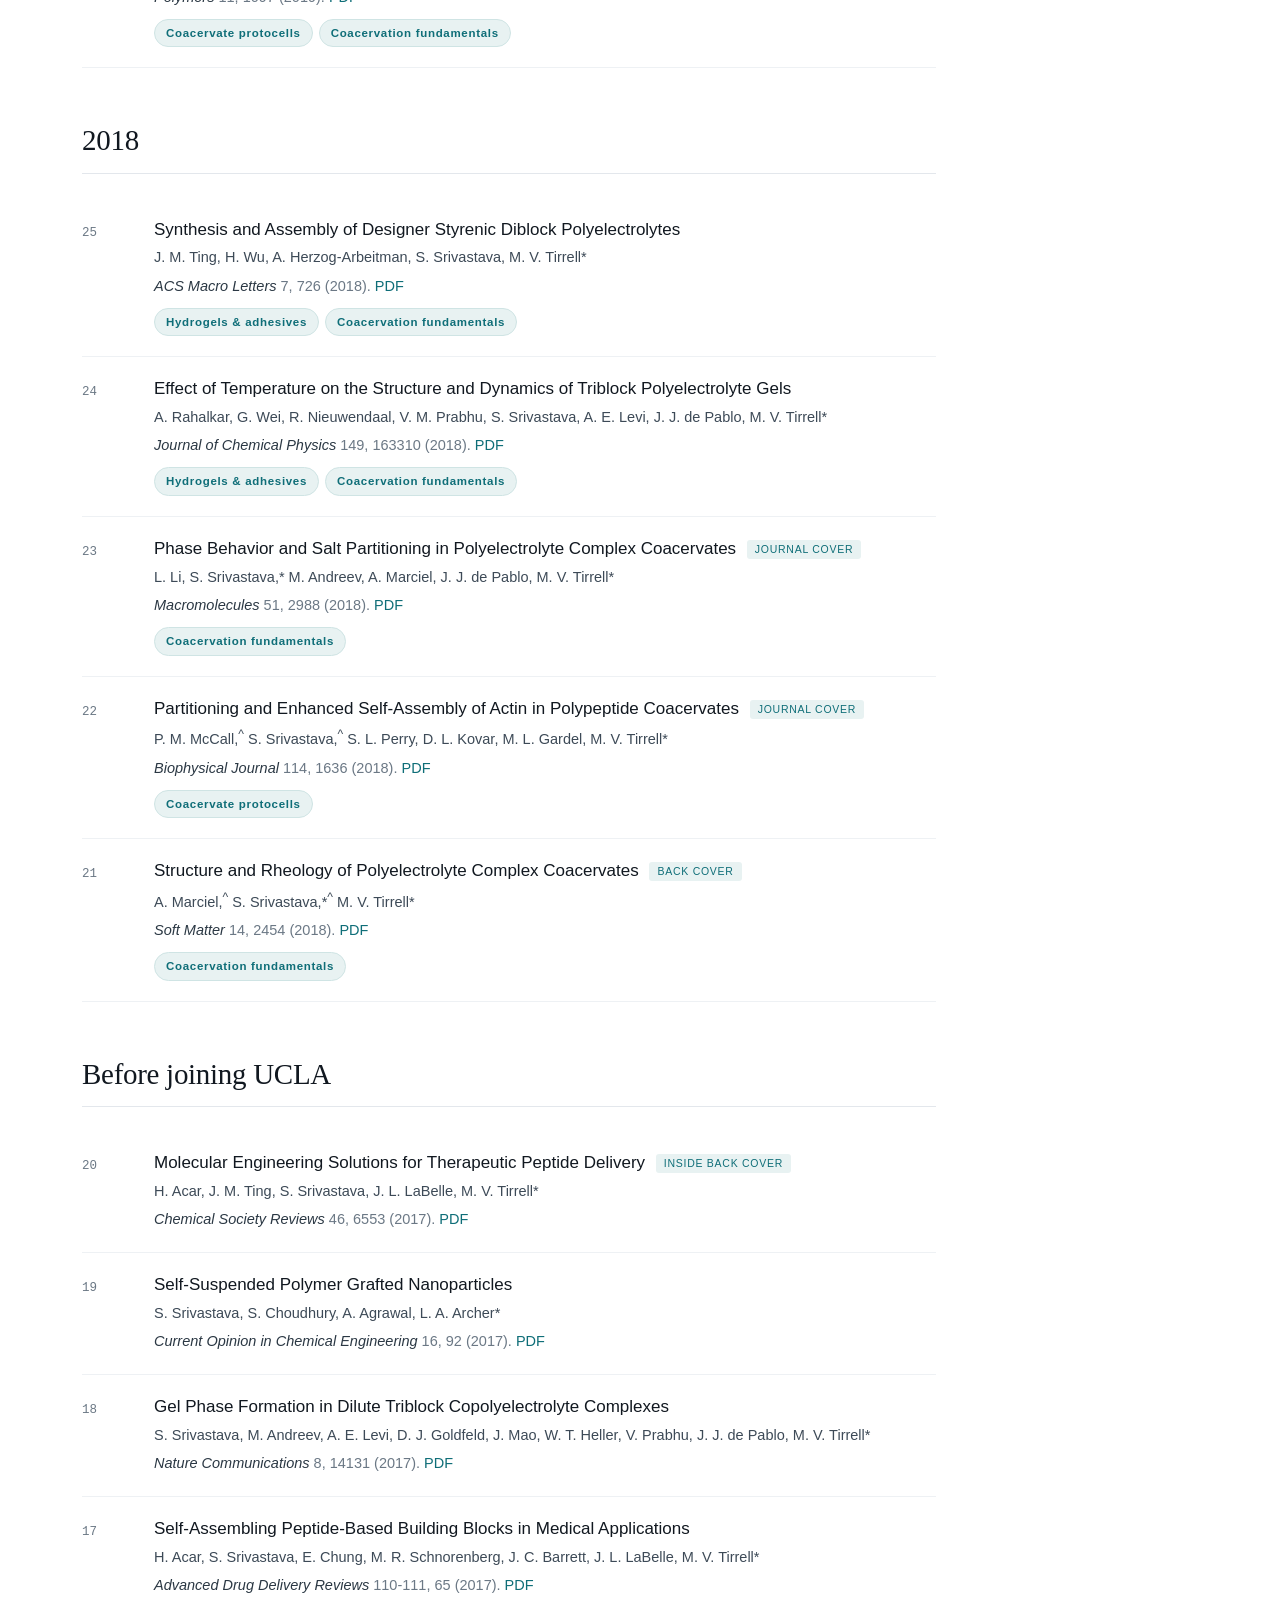
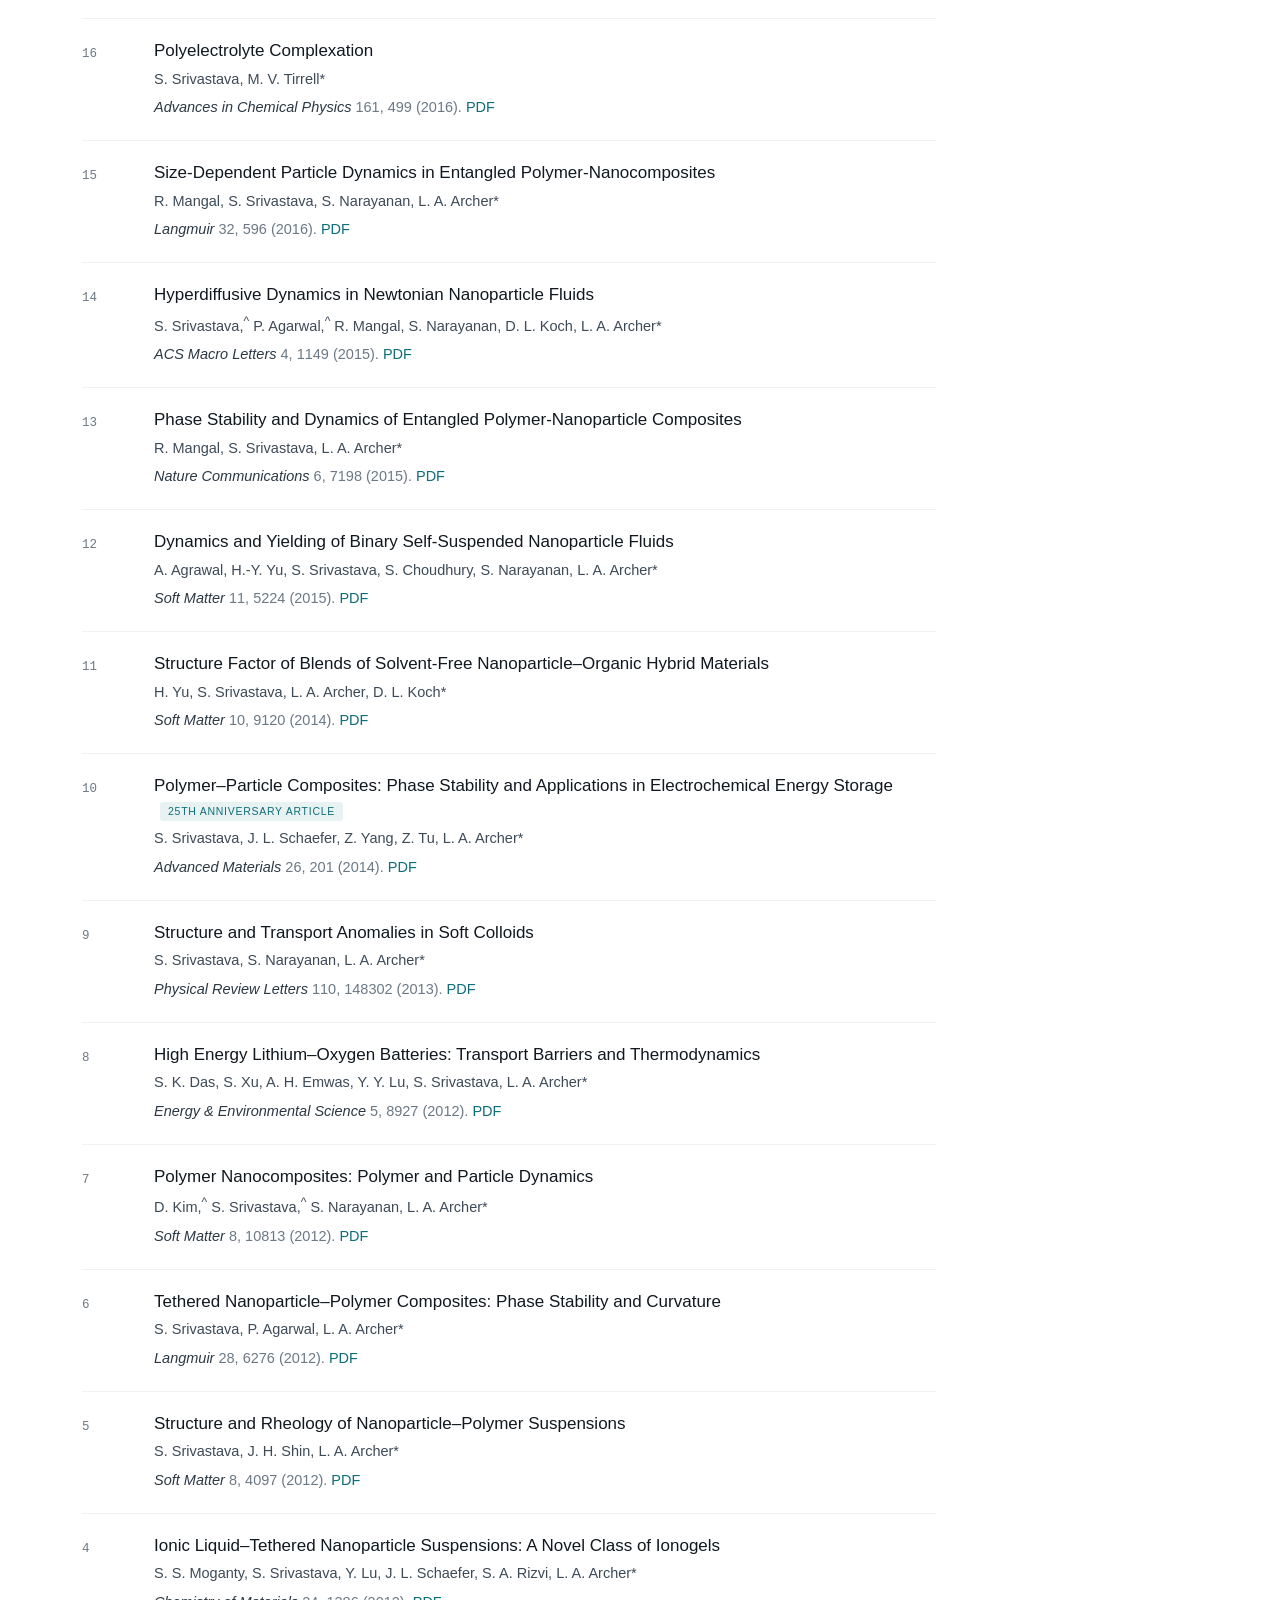
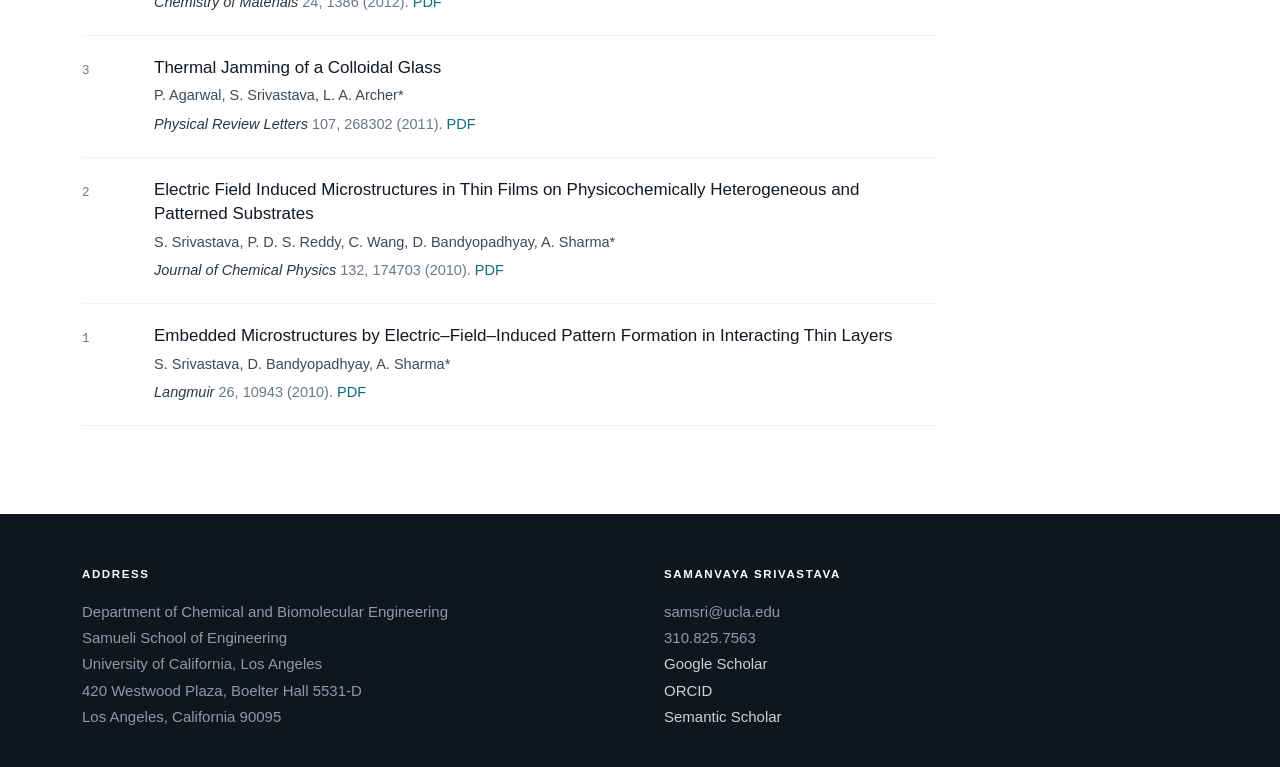
<file: publications.html>
<!DOCTYPE html>
<html lang="en">
<head>
<meta charset="utf-8">
<meta name="viewport" content="width=device-width, initial-scale=1">
<title>Publications | Srivastava Lab, UCLA</title>
<meta name="description" content="Complex coacervates at Samanvaya Srivastava Lab at UCLA: protocells, hydrogels, bio-inspired wet adhesives, and selective separations.">
<meta name="author" content="Samanvaya Srivastava">
<link rel="canonical" href="https://www.srivastava-lab.net/publications.html">
<meta property="og:type" content="website">
<meta property="og:title" content="Publications | Srivastava Lab, UCLA">
<meta property="og:description" content="Complex coacervates at Samanvaya Srivastava Lab at UCLA: protocells, hydrogels, bio-inspired wet adhesives, and selective separations.">
<meta property="og:image" content="https://www.srivastava-lab.net/Research%20photos/web/panel_emulsions.jpg">
<meta property="og:url" content="https://www.srivastava-lab.net/publications.html">
<meta name="twitter:card" content="summary_large_image">
<meta name="twitter:title" content="Publications | Srivastava Lab, UCLA">
<meta name="twitter:description" content="Complex coacervates at Samanvaya Srivastava Lab at UCLA: protocells, hydrogels, bio-inspired wet adhesives, and selective separations.">
<meta name="twitter:image" content="https://www.srivastava-lab.net/Research%20photos/web/panel_emulsions.jpg">
<link rel="icon" href="Logo/favicon.ico" sizes="any">
<link rel="icon" href="Logo/srivastava-lab-mark.svg" type="image/svg+xml">
<link rel="apple-touch-icon" href="Logo/srivastava-lab-mark-256.png">
<link rel="stylesheet" href="style.css?v=10132129">
<script type="application/ld+json">
{
  "@context": "https://schema.org",
  "@graph": [
    {
      "@type": "Person",
      "@id": "https://orcid.org/0000-0002-3519-7224",
      "name": "Samanvaya Srivastava",
      "givenName": "Samanvaya",
      "familyName": "Srivastava",
      "jobTitle": "Associate Professor of Chemical and Biomolecular Engineering",
      "email": "samsri@ucla.edu",
      "affiliation": {
        "@type": "CollegeOrUniversity",
        "name": "University of California, Los Angeles"
      },
      "knowsAbout": [
        "Complex coacervation",
        "Complex coacervates",
        "Polyelectrolyte complexation",
        "Liquid–liquid phase separation",
        "Coacervate protocells",
        "Membraneless compartments",
        "Polyelectrolyte complex hydrogels",
        "Block polyelectrolyte self-assembly",
        "Bio-inspired wet adhesives",
        "Soft matter physics",
        "Small-angle X-ray and neutron scattering"
      ],
      "sameAs": [
        "https://orcid.org/0000-0002-3519-7224",
        "https://scholar.google.com/citations?user=oKq74IoAAAAJ",
        "https://www.semanticscholar.org/author/4964681",
        "https://samueli.ucla.edu/people/samanvaya-srivastava/"
      ]
    },
    {
      "@type": "ResearchOrganization",
      "name": "Srivastava Lab",
      "alternateName": "Srivastava Group, UCLA",
      "description": "Research group studying complex coacervation and the electrostatic self-assembly of soft materials at UCLA.",
      "parentOrganization": {
        "@type": "CollegeOrUniversity",
        "name": "University of California, Los Angeles"
      },
      "employee": { "@id": "https://orcid.org/0000-0002-3519-7224" }
    }
  ]
}
</script>
</head>
<body>
<a class="skip" href="#content">Skip to content</a>
<header class="masthead">
  <div class="wrap masthead-inner">
    <a class="brand" href="index.html"><svg class="logo" viewBox="0 0 64 64" aria-hidden="true" focusable="false"><g stroke="#c9812f" stroke-width="2.4" stroke-linecap="round"><line x1="32.0" y1="6.0" x2="32.0" y2="11.5"/><line x1="45.0" y1="9.5" x2="41.2" y2="14.2"/><line x1="54.5" y1="19.0" x2="49.8" y2="22.8"/><line x1="58.0" y1="32.0" x2="52.5" y2="32.0"/><line x1="54.5" y1="45.0" x2="49.8" y2="41.2"/><line x1="45.0" y1="54.5" x2="41.2" y2="49.8"/><line x1="32.0" y1="58.0" x2="32.0" y2="52.5"/><line x1="19.0" y1="54.5" x2="22.8" y2="49.8"/><line x1="9.5" y1="45.0" x2="14.2" y2="41.2"/><line x1="6.0" y1="32.0" x2="11.5" y2="32.0"/><line x1="9.5" y1="19.0" x2="14.2" y2="22.8"/><line x1="19.0" y1="9.5" x2="22.8" y2="14.2"/></g><circle cx="32" cy="32" r="20" fill="#e8f2f2"/><path d="M18 27q7-6 14 0t14 0" fill="none" stroke="#0f6e78" stroke-width="3" stroke-linecap="round"/><path d="M18 37q7-6 14 0t14 0" fill="none" stroke="#111820" stroke-width="3" stroke-linecap="round"/></svg><span class="wordmark">Srivastava Lab<small>UCLA Chemical &amp; Biomolecular Engineering</small></span></a>
  </div>
</header>

<nav class="nav" id="main">
  <div class="wrap nav-inner">
    <a class="navbrand" href="index.html"><svg class="logo" viewBox="0 0 64 64" aria-hidden="true" focusable="false"><g stroke="#c9812f" stroke-width="2.4" stroke-linecap="round"><line x1="32.0" y1="6.0" x2="32.0" y2="11.5"/><line x1="45.0" y1="9.5" x2="41.2" y2="14.2"/><line x1="54.5" y1="19.0" x2="49.8" y2="22.8"/><line x1="58.0" y1="32.0" x2="52.5" y2="32.0"/><line x1="54.5" y1="45.0" x2="49.8" y2="41.2"/><line x1="45.0" y1="54.5" x2="41.2" y2="49.8"/><line x1="32.0" y1="58.0" x2="32.0" y2="52.5"/><line x1="19.0" y1="54.5" x2="22.8" y2="49.8"/><line x1="9.5" y1="45.0" x2="14.2" y2="41.2"/><line x1="6.0" y1="32.0" x2="11.5" y2="32.0"/><line x1="9.5" y1="19.0" x2="14.2" y2="22.8"/><line x1="19.0" y1="9.5" x2="22.8" y2="14.2"/></g><circle cx="32" cy="32" r="20" fill="#e8f2f2"/><path d="M18 27q7-6 14 0t14 0" fill="none" stroke="#0f6e78" stroke-width="3" stroke-linecap="round"/><path d="M18 37q7-6 14 0t14 0" fill="none" stroke="#111820" stroke-width="3" stroke-linecap="round"/></svg><span>Srivastava Lab</span></a>
    <ul>
      <li><a href="index.html">Home</a></li>
      <li><a href="research.html">Research</a></li>
      <li><a href="team.html">Team</a></li>
      <li><a href="publications.html" class="on" aria-current="page">Publications</a></li>
      <li><a href="news.html">News</a></li>
      <li><a href="software.html">Software</a></li>
      <li><a href="outreach.html">Outreach</a></li>
      <li><a href="contact.html">Contact</a></li>
    </ul>
  </div>
</nav>

<!-- ===================== HOME ===================== -->

<main id="content">
  <header class="rhead slim">
    <div class="wrap">
      <h1>Publications</h1>
    </div>
  </header>

  <section class="pagebody">
    <div class="wrap">

      <div class="profiles">
        <a href="https://scholar.google.com/citations?user=oKq74IoAAAAJ" target="_blank" rel="noopener">Google Scholar</a>
        <a href="https://orcid.org/0000-0002-3519-7224" target="_blank" rel="noopener">ORCID 0000-0002-3519-7224</a>
        <a href="http://www.researcherid.com/rid/N-5923-2019" target="_blank" rel="noopener">ResearcherID</a>
      </div>

      <div class="legend">
        <strong>*</strong> Corresponding author &nbsp;&middot;&nbsp;
        <strong>#</strong> Srivastava Lab postdoc or graduate student &nbsp;&middot;&nbsp;
        <strong>##</strong> Srivastava Lab undergraduate student &nbsp;&middot;&nbsp;
        <strong>^</strong> Shared first authorship
      </div>

      <h2 class="pubyear" style="margin-top:0">Journal covers</h2>
      <div class="yearline"></div>
      <div class="covers">
        <figure class="cover">
          <a href="https://pubs.rsc.org/en/content/articlelanding/2024/cc/d4cc04503c" title="Modular Synthesis and Facile Network Formation of Catechol Functionalized Triblock Copolymers" target="_blank" rel="noopener"><img src="Journal%20Covers/web/2024_ChemComm_FrontCover.jpg" alt="Modular Synthesis and Facile Network Formation of Catechol Functionalized Triblock Copolymers" width="840" height="1100"></a>
          <figcaption><em>Chemical Communications</em> 60, 14952 (2024)</figcaption>
        </figure>
        <figure class="cover">
          <a href="https://pubs.acs.org/doi/10.1021/acspolymersau.3c00037" title="High Strength Organic&ndash;Inorganic Composites with Superior Thermal Insulation and Acoustic Attenuation" target="_blank" rel="noopener"><img src="Journal%20Covers/web/ACSAuCover_DI_MG_SS.jpg" alt="High Strength Organic&ndash;Inorganic Composites with Superior Thermal Insulation and Acoustic Attenuation" width="827" height="1100"></a>
          <figcaption><em>ACS Polymers Au</em> 4, 86 (2024)</figcaption>
        </figure>
        <figure class="cover">
          <a href="https://pubs.acs.org/doi/10.1021/acs.macromol.8b00238" title="Phase Behavior and Salt Partitioning in Polyelectrolyte Complex Coacervates" target="_blank" rel="noopener"><img src="Journal%20Covers/web/2018_Macromolecules_Cover.jpg" alt="Phase Behavior and Salt Partitioning in Polyelectrolyte Complex Coacervates" width="828" height="1100"></a>
          <figcaption><em>Macromolecules</em> 51, 2988 (2018)</figcaption>
        </figure>
        <figure class="cover">
          <a href="http://www.cell.com/biophysj/abstract/S0006-3495(18)30251-0" title="Partitioning and Enhanced Self-Assembly of Actin in Polypeptide Coacervates" target="_blank" rel="noopener"><img src="Journal%20Covers/web/2018_BiophysJ_cover.jpg" alt="Partitioning and Enhanced Self-Assembly of Actin in Polypeptide Coacervates" width="591" height="768"></a>
          <figcaption><em>Biophysical Journal</em> 114, 1636 (2018)</figcaption>
        </figure>
        <figure class="cover">
          <a href="http://pubs.rsc.org/en/content/articlelanding/2018/sm/c7sm02041d" title="Structure and Rheology of Polyelectrolyte Complex Coacervates" target="_blank" rel="noopener"><img src="Journal%20Covers/web/2018_SoftMatter_insideCover.jpg" alt="Structure and Rheology of Polyelectrolyte Complex Coacervates" width="840" height="1100"></a>
          <figcaption><em>Soft Matter</em> 14, 2454 (2018) &middot; back cover</figcaption>
        </figure>
        <figure class="cover">
          <a href="http://pubs.rsc.org/en/content/articlelanding/2017/cs/c7cs00536a" title="Molecular Engineering Solutions for Therapeutic Peptide Delivery" target="_blank" rel="noopener"><img src="Journal%20Covers/web/2017_ChemSocRev_insideCover.jpg" alt="Molecular Engineering Solutions for Therapeutic Peptide Delivery" width="840" height="1100"></a>
          <figcaption><em>Chemical Society Reviews</em> 46, 6553 (2017) &middot; inside back cover</figcaption>
        </figure>
      </div>

      <div class="publayout">
      <div class="publist">
      <!-- PUBS:START -->
      <h2 class="pubyear">Preprints</h2>
      <div class="yearline"></div>
        <div class="pub" data-tags="protocells collaboration">
          <div class="n">P2</div>
          <div>
            <p class="ti">Transcription-Induced Coacervation Accelerates and Sensitizes Cell-Free Biosensing</p>
            <p class="au">S. Feng, R. Rasmussen, A. Garcia IV,<sup>#</sup> L. Clark, S. Srivastava, J. B. Lucks</p>
            <p class="ve"><em>bioRxiv</em> (2026). <a href="https://doi.org/10.64898/2026.07.02.736143" target="_blank" rel="noopener">Preprint</a></p>
            <p class="ptags"><a class="ptag" data-tag="protocells" href="#">Coacervate protocells</a><a class="ptag" data-tag="collaboration" href="#">Collaboration</a></p>
          </div>
        </div>
        <div class="pub" data-tags="collaboration">
          <div class="n">P1</div>
          <div>
            <p class="ti">Lysyl Oxidase-Dependent Bone Marrow Stiffening Promotes Neutrophil Activation in Diabetes</p>
            <p class="au">M. Agarwal, S. Chandrakumar, V. Trada,<sup>#</sup> S. Srivastava, K. Ghosh*</p>
            <p class="ve"><em>bioRxiv</em> (2025). <a href="https://doi.org/10.1101/2025.08.30.673184" target="_blank" rel="noopener">Preprint</a></p>
            <p class="ptags"><a class="ptag" data-tag="collaboration" href="#">Collaboration</a></p>
          </div>
        </div>
      <h2 class="pubyear">2026</h2>
      <div class="yearline"></div>
        <div class="pub" data-tags="collaboration">
          <div class="n">67</div>
          <div>
            <p class="ti">Stereocomplex-Enhanced Shear Viscosity of PLA-PEG-PLA Amphiphilic Triblock Copolymers</p>
            <p class="au">S. Deng, H. Roshandel, Q. Zhou, H. Tran,<sup>#</sup> H.-J. Jung, B. Van, C. Gallin, A. Holkar,<sup>#</sup> Y. Li, C. Aften, K. Vasquez, J. Byers, S. Srivastava, P. L. Diaconescu*</p>
            <p class="ve"><em>Polymer Science &amp; Technology</em> (2026), in press. <a href="https://pubs.acs.org/doi/10.1021/polymscitech.6c00055" target="_blank" rel="noopener">PDF</a></p>
            <p class="ptags"><a class="ptag" data-tag="collaboration" href="#">Collaboration</a></p>
          </div>
        </div>
        <div class="pub" data-tags="hydrogels">
          <div class="n">66</div>
          <div>
            <p class="ti">Protein-Delivering Polyelectrolyte Complex Hydrogels: Structure, Swelling and Dissolution Characteristics, and Release Behavior</p>
            <p class="au">H. Senebandith,<sup>#</sup> K. Pyone,<sup>#</sup> M. Taylor,<sup>##</sup> F. Albreiki,<sup>#</sup> M. Narayan,<sup>##</sup> S. Srivastava*</p>
            <p class="ve"><em>Biomacromolecules</em> 27, 1666 (2026). <a href="https://pubs.acs.org/doi/10.1021/acs.biomac.5c02347" target="_blank" rel="noopener">PDF</a></p>
            <p class="ptags"><a class="ptag" data-tag="hydrogels" href="#">Hydrogels &amp; adhesives</a></p>
          </div>
        </div>
        <div class="pub" data-tags="sustainability">
          <div class="n">65</div>
          <div>
            <p class="ti">Revisiting the Strength-Enhancement Mechanism of Graphene Oxide in Cementitious Materials</p>
            <p class="au">Z. Wan,<sup>#</sup> R. Xiao, V. Trada,<sup>#</sup> S. Surehali, N. Neithalath, M. El-Kady, R. B. Kaner, T. G&auml;dt,* S. Srivastava,* G. N. Sant*</p>
            <p class="ve"><em>ACS Applied Engineering Materials</em> 4, 1069 (2026). <a href="https://pubs.acs.org/doi/full/10.1021/acsaenm.5c01171" target="_blank" rel="noopener">PDF</a></p>
            <p class="ptags"><a class="ptag" data-tag="sustainability" href="#">Composites &amp; cements</a></p>
          </div>
        </div>
        <div class="pub" data-tags="fundamentals">
          <div class="n">64</div>
          <div>
            <p class="ti">An Explicit Solvent Model of Coacervate Structure and Thermodynamics</p>
            <p class="au">K. Alonso, A. Baksi, I. Knight, N. Nguyen, M. Farshad, S. Srivastava, J. K. Whitmer*</p>
            <p class="ve"><em>Journal of Chemical Physics</em> 164, 024904 (2026). <a href="https://pubs.aip.org/aip/jcp/article/164/2/024904/3376959" target="_blank" rel="noopener">PDF</a></p>
            <p class="ptags"><a class="ptag" data-tag="fundamentals" href="#">Coacervation fundamentals</a></p>
          </div>
        </div>
      <h2 class="pubyear">2025</h2>
      <div class="yearline"></div>
        <div class="pub" data-tags="collaboration">
          <div class="n">63</div>
          <div>
            <p class="ti">Aging of the Linear Viscoelasticity of Glass- and Gel-forming Liquids</p>
            <p class="au">O. Joaqu&iacute;n-Jaime, E. L&aacute;zaro-L&aacute;zaro, R. Peredo-Ortiz, S. Srivastava, M. Medina-Noyola, L. F. Elizondo-Aguilera*</p>
            <p class="ve"><em>Physics of Fluids</em> 37, 091702 (2025).</p>
            <p class="ptags"><a class="ptag" data-tag="collaboration" href="#">Collaboration</a></p>
          </div>
        </div>
        <div class="pub" data-tags="sustainability">
          <div class="n">62</div>
          <div>
            <p class="ti">Enabling Carbon Dioxide Mineralization and Active Set Control in Portlandite-based Cementitious Suspensions</p>
            <p class="au">X. Dai,<sup>#</sup> S. B. Kandy,<sup>#</sup> R. Xiao, M. Sarkar, S. Wani, T. Ranganathan, N. Neithalath, A. Kumar, M. Bauchy, E. Garboczi, T. G&auml;dt, S. Srivastava, G. Sant*</p>
            <p class="ve"><em>Cement and Concrete Composites</em> 162, 106123 (2025). <a href="https://www.sciencedirect.com/science/article/pii/S0958946525002057" target="_blank" rel="noopener">PDF</a></p>
            <p class="ptags"><a class="ptag" data-tag="sustainability" href="#">Composites &amp; cements</a></p>
          </div>
        </div>
        <div class="pub" data-tags="hydrogels fundamentals">
          <div class="n">61</div>
          <div>
            <p class="ti">Microstructural Rearrangements in Triblock Polyelectrolyte Complex Hydrogels</p>
            <p class="au">H. Senebandith,<sup>#</sup> F. Albreiki,<sup>#</sup> P. A. Kohl, A. Odenheimer,<sup>#</sup> K. C. Pyone,<sup>##</sup> Y. Li, S. Srivastava*</p>
            <p class="ve"><em>ACS Macro Letters</em> 14, 544 (2025). <a href="https://pubs.acs.org/doi/10.1021/acsmacrolett.5c00029" target="_blank" rel="noopener">PDF</a></p>
            <p class="ptags"><a class="ptag" data-tag="hydrogels" href="#">Hydrogels &amp; adhesives</a><a class="ptag" data-tag="fundamentals" href="#">Coacervation fundamentals</a></p>
          </div>
        </div>
        <div class="pub" data-tags="sustainability">
          <div class="n">60</div>
          <div>
            <p class="ti">Enhancement of Fracture Toughness of Hybrid Organic-Inorganic Polyurethane Composites</p>
            <p class="au">A. K. Srivastava,<sup>^</sup> D. Iyer,<sup>^#</sup> M. Galadari,<sup>#</sup> S. Srivastava, A. Singh*</p>
            <p class="ve"><em>Polymer Composites</em> 46, 11203 (2025). <a href="https://4spepublications.onlinelibrary.wiley.com/doi/epdf/10.1002/pc.29680" target="_blank" rel="noopener">PDF</a></p>
            <p class="ptags"><a class="ptag" data-tag="sustainability" href="#">Composites &amp; cements</a></p>
          </div>
        </div>
        <div class="pub" data-tags="sustainability">
          <div class="n">59</div>
          <div>
            <p class="ti">Design and Function of Thermoresponsive-Ultrafast Stiffening Suspension Formulations for 3D Printing</p>
            <p class="au">S. B. Kandy,*<sup>#</sup> S. Remke, T. Ranganathan, S. K. Wani, X. Dai, N. Neithalath, A. Kumar, M. Bauchy, E. Garboczi, T. G&auml;dt, S. Srivastava, G. Sant*</p>
            <p class="ve"><em>Cement and Concrete Composites</em> 157, 105905 (2025). <a href="https://www.sciencedirect.com/science/article/pii/S0958946524004785" target="_blank" rel="noopener">PDF</a></p>
            <p class="ptags"><a class="ptag" data-tag="sustainability" href="#">Composites &amp; cements</a></p>
          </div>
        </div>
        <div class="pub" data-tags="sustainability">
          <div class="n">58</div>
          <div>
            <p class="ti">Thermally Stimulated Stiffening and Fly Ash&rsquo;s Alkaline Activation by Ca(OH)<sub>2</sub> Addition Facilitates 3D-printing</p>
            <p class="au">X. Dai,<sup>#</sup> S. B. Kandy,<sup>#</sup> N. Neithalath, A. Kumar, M. Bauchy, E. Garboczi, T. G&auml;dt, S. Srivastava, G. Sant*</p>
            <p class="ve"><em>Cement and Concrete Composites</em> 156, 105870 (2025). <a href="https://www.sciencedirect.com/science/article/abs/pii/S0958946524004438" target="_blank" rel="noopener">PDF</a></p>
            <p class="ptags"><a class="ptag" data-tag="sustainability" href="#">Composites &amp; cements</a></p>
          </div>
        </div>
      <h2 class="pubyear">2024</h2>
      <div class="yearline"></div>
        <div class="pub" data-tags="hydrogels">
          <div class="n">57</div>
          <div>
            <p class="ti">Modular Synthesis and Facile Network Formation of Catechol Functionalized Triblock Copolymers <span class="flag">Journal cover</span></p>
            <p class="au">F. Albreiki,<sup>#</sup> T. G&ouml;ckler,<sup>#</sup> S. Srivastava*</p>
            <p class="ve"><em>Chemical Communications</em> 60, 14952 (2024). <a href="https://pubs.rsc.org/en/content/articlelanding/2024/cc/d4cc04503c" target="_blank" rel="noopener">PDF</a></p>
            <p class="ptags"><a class="ptag" data-tag="hydrogels" href="#">Hydrogels &amp; adhesives</a></p>
          </div>
        </div>
        <div class="pub" data-tags="collaboration">
          <div class="n">56</div>
          <div>
            <p class="ti">In vitro Analysis of Monomer Leaching in Modern Dental Materials: CAD Milled vs Printed vs Traditional Heat and Cold Processed Denture Base Resins</p>
            <p class="au">G. Smidt, S. Gao,<sup>#</sup> D. Iyer,<sup>#</sup> S. Srivastava, K. C. Shah*</p>
            <p class="ve"><em>Journal of Prosthodontics</em> (2024). <a href="https://onlinelibrary.wiley.com/doi/full/10.1111/jopr.13874" target="_blank" rel="noopener">PDF</a></p>
            <p class="ptags"><a class="ptag" data-tag="collaboration" href="#">Collaboration</a></p>
          </div>
        </div>
        <div class="pub" data-tags="protocells interfaces methods">
          <div class="n">55</div>
          <div>
            <p class="ti">Quantitative Turbidimetric Characterizations of Stabilized Complex Coacervate Dispersions</p>
            <p class="au">A. Holkar,<sup>#</sup> S. Gao,<sup>#</sup> K. Villase&ntilde;or,<sup>##</sup> M. Lake, S. Srivastava*</p>
            <p class="ve"><em>Soft Matter</em> 20, 5060 (2024). <a href="https://pubs.rsc.org/en/content/articlepdf/2024/sm/d3sm01761c" target="_blank" rel="noopener">PDF</a></p>
            <p class="ptags"><a class="ptag" data-tag="protocells" href="#">Coacervate protocells</a><a class="ptag" data-tag="interfaces" href="#">Interfaces &amp; emulsions</a><a class="ptag" data-tag="methods" href="#">Methods &amp; tools</a></p>
          </div>
        </div>
        <div class="pub" data-tags="interfaces">
          <div class="n">54</div>
          <div>
            <p class="ti">Foam Film Stratification and Small-Angle X-ray Scattering of Micellar SDS Solutions over an Extended Concentration Range</p>
            <p class="au">C. Ochoa, S. Gao,<sup>#</sup> C. Xu, S. Srivastava,* V. Sharma*</p>
            <p class="ve"><em>Soft Matter</em> 20, 1922 (2024). <a href="https://doi.org/10.1039/D3SM01069D" target="_blank" rel="noopener">PDF</a></p>
            <p class="ptags"><a class="ptag" data-tag="interfaces" href="#">Interfaces &amp; emulsions</a></p>
          </div>
        </div>
        <div class="pub" data-tags="hydrogels">
          <div class="n">53</div>
          <div>
            <p class="ti">Block Polyelectrolyte Additives Modulate the Viscoelasticity and Enable 3D Printing of Gelatin Inks at Physiological Temperatures</p>
            <p class="au">T. G&ouml;ckler,<sup>^#</sup> F. Albreiki,<sup>^#</sup> D. Li,<sup>^#</sup> A. Grimm,<sup>#</sup> F. Mecklenburg, J. M. Uruena, U. Schepers,* S. Srivastava*</p>
            <p class="ve"><em>ACS Applied Polymer Materials</em> 6, 2427 (2024). <a href="https://pubs.acs.org/doi/epdf/10.1021/acsapm.3c01085" target="_blank" rel="noopener">PDF</a></p>
            <p class="ptags"><a class="ptag" data-tag="hydrogels" href="#">Hydrogels &amp; adhesives</a></p>
          </div>
        </div>
        <div class="pub" data-tags="sustainability">
          <div class="n">52</div>
          <div>
            <p class="ti">High Strength Organic-Inorganic Composites With Superior Thermal Insulation and Acoustic Attenuation <span class="flag">Journal cover</span></p>
            <p class="au">D. Iyer,<sup>^#</sup> M. Galadari,<sup>^#</sup> V. Huaco,<sup>##</sup> F. Wirawan,<sup>##</sup> R. Martinez, M. T. Gallagher, L. Pilon, K. Ono, D. Simonetti, G. Sant, S. Srivastava*</p>
            <p class="ve"><em>ACS Polymers Au</em> 4, 86 (2024). <a href="https://pubs.acs.org/doi/10.1021/acspolymersau.3c00037" target="_blank" rel="noopener">PDF</a></p>
            <p class="ptags"><a class="ptag" data-tag="sustainability" href="#">Composites &amp; cements</a></p>
          </div>
        </div>
      <h2 class="pubyear">2023</h2>
      <div class="yearline"></div>
        <div class="pub" data-tags="hydrogels fundamentals">
          <div class="n">51</div>
          <div>
            <p class="ti">Advances, Applications, and Emerging Opportunities for Electrostatic Hydrogels</p>
            <p class="au">H. Senebandith,<sup>#</sup> D. Li,<sup>#</sup> S. Srivastava*</p>
            <p class="ve"><em>Langmuir</em> 39, 16965 (2023). <a href="https://pubs.acs.org/doi/full/10.1021/acs.langmuir.3c02255" target="_blank" rel="noopener">PDF</a></p>
            <p class="ptags"><a class="ptag" data-tag="hydrogels" href="#">Hydrogels &amp; adhesives</a><a class="ptag" data-tag="fundamentals" href="#">Coacervation fundamentals</a></p>
          </div>
        </div>
        <div class="pub" data-tags="protocells separations interfaces">
          <div class="n">50</div>
          <div>
            <p class="ti">Interfacial Stabilization of Aqueous Two-Phase Systems: A Review</p>
            <p class="au">C. Fick,<sup>#</sup> Z. Khan,<sup>#</sup> S. Srivastava*</p>
            <p class="ve"><em>Materials Advances</em> 4, 4665 (2023). <a href="https://pubs.rsc.org/en/content/articlelanding/2023/ma/d3ma00307h" target="_blank" rel="noopener">PDF</a></p>
            <p class="ptags"><a class="ptag" data-tag="protocells" href="#">Coacervate protocells</a><a class="ptag" data-tag="separations" href="#">Selective separation</a><a class="ptag" data-tag="interfaces" href="#">Interfaces &amp; emulsions</a></p>
          </div>
        </div>
        <div class="pub" data-tags="protocells methods">
          <div class="n">49</div>
          <div>
            <p class="ti">A User-friendly Graphical User Interface for Dynamic Light Scattering Data Analysis</p>
            <p class="au">M. Salazar,<sup>##</sup> H. Srivastav,<sup>##</sup> A. Srivastav, S. Srivastava*</p>
            <p class="ve"><em>Soft Matter</em> 19, 6535 (2023). <a href="https://pubs.rsc.org/en/content/articlelanding/2023/sm/d3sm00469d" target="_blank" rel="noopener">PDF</a></p>
            <p class="ptags"><a class="ptag" data-tag="protocells" href="#">Coacervate protocells</a><a class="ptag" data-tag="methods" href="#">Methods &amp; tools</a></p>
          </div>
        </div>
        <div class="pub" data-tags="sustainability">
          <div class="n">48</div>
          <div>
            <p class="ti">Electrosteric Control of the Aggregation and Yielding Behavior of Concentrated Portlandite Suspensions</p>
            <p class="au">S. B. Kandy,*<sup>#</sup> N. Neithalath, M. Bauchy, E. Garboczi, T. G&auml;dt, S. Srivastava, G. Sant*</p>
            <p class="ve"><em>Langmuir</em> 39, 10395 (2023). <a href="https://pubs.acs.org/doi/abs/10.1021/acs.langmuir.3c00704" target="_blank" rel="noopener">PDF</a></p>
            <p class="ptags"><a class="ptag" data-tag="sustainability" href="#">Composites &amp; cements</a></p>
          </div>
        </div>
        <div class="pub" data-tags="hydrogels fundamentals">
          <div class="n">47</div>
          <div>
            <p class="ti">Transfer Learning Facilitates the Prediction of Polymer-Surface Adhesion Strength</p>
            <p class="au">J. Shi, F. Albreiki,<sup>#</sup> Y. J. Col&oacute;n, S. Srivastava, J. K. Whitmer*</p>
            <p class="ve"><em>Journal of Chemical Theory and Computation</em> 19, 4631 (2023). <a href="https://pubs.acs.org/doi/10.1021/acs.jctc.2c01314" target="_blank" rel="noopener">PDF</a></p>
            <p class="ptags"><a class="ptag" data-tag="hydrogels" href="#">Hydrogels &amp; adhesives</a><a class="ptag" data-tag="fundamentals" href="#">Coacervation fundamentals</a></p>
          </div>
        </div>
        <div class="pub" data-tags="sustainability">
          <div class="n">46</div>
          <div>
            <p class="ti">Metal Cations as Inorganic Structure-Directing Agents during the Synthesis of Phillipsite and Tobermorite</p>
            <p class="au">J. C. Vega-Vila,<sup>#</sup> A. Holkar,<sup>#</sup> R. Arnold, D. Prentice, S. Dong, L. Tang, E. La Plante, K. Ellison, A. Kumar, M. Bauchy, S. Srivastava,* G. Sant, D. Simonetti*</p>
            <p class="ve"><em>Reaction Chemistry &amp; Engineering</em> 8, 1176 (2023). <a href="https://pubs.rsc.org/en/content/articlelanding/2023/re/d2re00466f" target="_blank" rel="noopener">PDF</a></p>
            <p class="ptags"><a class="ptag" data-tag="sustainability" href="#">Composites &amp; cements</a></p>
          </div>
        </div>
        <div class="pub" data-tags="hydrogels">
          <div class="n">45</div>
          <div>
            <p class="ti">Polyelectrolyte Complex Scaffoldings for Photocrosslinked Hydrogels</p>
            <p class="au">D. Li,<sup>#</sup> M. Ghovvati, N. Annabi, S. Srivastava*</p>
            <p class="ve"><em>Molecular Systems Design &amp; Engineering</em> 8, 611 (2023). <a href="https://pubs.rsc.org/en/content/articlepdf/2023/me/d2me00171c" target="_blank" rel="noopener">PDF</a></p>
            <p class="ptags"><a class="ptag" data-tag="hydrogels" href="#">Hydrogels &amp; adhesives</a></p>
          </div>
        </div>
      <h2 class="pubyear">2022</h2>
      <div class="yearline"></div>
        <div class="pub" data-tags="sustainability">
          <div class="n">44</div>
          <div>
            <p class="ti">Hybrid Organic&ndash;Inorganic Composites Based on Glycolyzed Polyurethane</p>
            <p class="au">D. Iyer,<sup>#</sup> M. T. Gallagher, D. A. Simonetti, G. N. Sant, S. Srivastava*</p>
            <p class="ve"><em>ACS Sustainable Chemistry &amp; Engineering</em> 10, 17116 (2022). <a href="https://pubs.acs.org/doi/pdf/10.1021/acssuschemeng.2c04580" target="_blank" rel="noopener">PDF</a></p>
            <p class="ptags"><a class="ptag" data-tag="sustainability" href="#">Composites &amp; cements</a></p>
          </div>
        </div>
        <div class="pub" data-tags="interfaces">
          <div class="n">43</div>
          <div>
            <p class="ti">Salt Weakens Intermicellar Interactions and Structuring in Bulk Solutions and Foam Films</p>
            <p class="au">S. Gao,<sup>#</sup> C. Ochoa, S. Srivastava,* V. Sharma*</p>
            <p class="ve"><em>Langmuir</em> 38, 11003 (2022). <a href="https://pubs.acs.org/doi/pdf/10.1021/acs.langmuir.2c01592" target="_blank" rel="noopener">PDF</a></p>
            <p class="ptags"><a class="ptag" data-tag="interfaces" href="#">Interfaces &amp; emulsions</a></p>
          </div>
        </div>
        <div class="pub" data-tags="protocells interfaces">
          <div class="n">42</div>
          <div>
            <p class="ti">Comb Polyelectrolytes Stabilize Complex Coacervate Microdroplet Dispersions</p>
            <p class="au">S. Gao,<sup>#</sup> S. Srivastava*</p>
            <p class="ve"><em>ACS Macro Letters</em> 11, 902 (2022). <a href="https://pubs.acs.org/doi/10.1021/acsmacrolett.2c00327" target="_blank" rel="noopener">PDF</a></p>
            <p class="ptags"><a class="ptag" data-tag="protocells" href="#">Coacervate protocells</a><a class="ptag" data-tag="interfaces" href="#">Interfaces &amp; emulsions</a></p>
          </div>
        </div>
        <div class="pub" data-tags="sustainability">
          <div class="n">41</div>
          <div>
            <p class="ti">Ultrafast Stiffening of Concentrated Thermoresponsive Polymer-mineral Suspensions</p>
            <p class="au">S. B. Kandy, I. Mehdipour, N. Neithalath, A. Kumar, M. Bauchy, E. Garboczi, S. Srivastava, T. G&auml;dt, G. Sant</p>
            <p class="ve"><em>Materials &amp; Design</em> 221, 110905 (2022). <a href="https://www.sciencedirect.com/science/article/pii/S0264127522005275" target="_blank" rel="noopener">PDF</a></p>
            <p class="ptags"><a class="ptag" data-tag="sustainability" href="#">Composites &amp; cements</a></p>
          </div>
        </div>
        <div class="pub" data-tags="hydrogels">
          <div class="n">40</div>
          <div>
            <p class="ti">Polyelectrolyte Complex-Covalent Interpenetrating Polymer Network Hydrogels</p>
            <p class="au">D. Li,<sup>#</sup> T. G&ouml;ckler,<sup>#</sup> U. Schepers, S. Srivastava*</p>
            <p class="ve"><em>Macromolecules</em> 55, 4481 (2022). <a href="https://pubs.acs.org/doi/full/10.1021/acs.macromol.2c00590" target="_blank" rel="noopener">PDF</a></p>
            <p class="ptags"><a class="ptag" data-tag="hydrogels" href="#">Hydrogels &amp; adhesives</a></p>
          </div>
        </div>
        <div class="pub" data-tags="sustainability">
          <div class="n">39</div>
          <div>
            <p class="ti">Dissolution Amplification by Resonance and Cavitational Stimulation at Ultrasonic and Megasonic Frequencies</p>
            <p class="au">R. Arnold, S. Dong, L. Tang, D. Prentice, M. Collin, J. C. Vega-Vila, A. Hernandez, E. La Plante, K. Ellison, A. Kumar, S. Srivastava, M. Bauchy, D. Simonetti, G. Sant*</p>
            <p class="ve"><em>Journal of Physical Chemistry C</em> 126, 3432 (2022). <a href="https://pubs.acs.org/doi/full/10.1021/acs.jpcc.1c10968" target="_blank" rel="noopener">PDF</a></p>
            <p class="ptags"><a class="ptag" data-tag="sustainability" href="#">Composites &amp; cements</a></p>
          </div>
        </div>
        <div class="pub" data-tags="separations">
          <div class="n">38</div>
          <div>
            <p class="ti">Polyelectrolyte Coagulants and Flocculants in Water Treatment</p>
            <p class="au">D. J. Iyer,<sup>#^</sup> A. Holkar,<sup>#^</sup> S. Srivastava*</p>
            <p class="ve">In <em>Water Desalination: Current Status and New Developments</em>, World Scientific Reference of Water Science, Vol. 3, 105 (2022). <a href="https://www.worldscientific.com/doi/abs/10.1142/9789811253829_0004" target="_blank" rel="noopener">PDF</a></p>
            <p class="ptags"><a class="ptag" data-tag="separations" href="#">Selective separation</a></p>
          </div>
        </div>
      <h2 class="pubyear">2021</h2>
      <div class="yearline"></div>
        <div class="pub" data-tags="fundamentals separations">
          <div class="n">37</div>
          <div>
            <p class="ti">Influence of Divalent Ions on Composition and Viscoelasticity of Polyelectrolyte Complexes</p>
            <p class="au">D. Iyer,<sup>#</sup> V. M. S. Syed,<sup>#</sup> S. Srivastava*</p>
            <p class="ve"><em>Journal of Polymer Science</em> 59, 2895 (2021). <a href="https://onlinelibrary.wiley.com/doi/abs/10.1002/pol.20210668" target="_blank" rel="noopener">PDF</a></p>
            <p class="ptags"><a class="ptag" data-tag="fundamentals" href="#">Coacervation fundamentals</a><a class="ptag" data-tag="separations" href="#">Selective separation</a></p>
          </div>
        </div>
        <div class="pub" data-tags="separations fundamentals">
          <div class="n">36</div>
          <div>
            <p class="ti">Structure of Nanoparticle-Polyelectrolyte Complexes: Effects of Polyelectrolyte Characteristics and Charge Ratio</p>
            <p class="au">A. Holkar,<sup>#</sup> J. Toledo,<sup>##</sup> S. Srivastava*</p>
            <p class="ve"><em>AIChE Journal</em> 67, e17443 (2021). <a href="https://aiche.onlinelibrary.wiley.com/doi/epdf/10.1002/aic.17443" target="_blank" rel="noopener">PDF</a></p>
            <p class="ptags"><a class="ptag" data-tag="separations" href="#">Selective separation</a><a class="ptag" data-tag="fundamentals" href="#">Coacervation fundamentals</a></p>
          </div>
        </div>
        <div class="pub" data-tags="interfaces">
          <div class="n">35</div>
          <div>
            <p class="ti">Foam Film Stratification Studies Probe Intermicellar Interactions</p>
            <p class="au">C. Ochoa, S. Gao,<sup>#</sup> S. Srivastava,* V. Sharma*</p>
            <p class="ve"><em>Proceedings of the National Academy of Sciences</em> 118, e2024805118 (2021). <a href="https://www.pnas.org/content/118/25/e2024805118" target="_blank" rel="noopener">PDF</a></p>
            <p class="ptags"><a class="ptag" data-tag="interfaces" href="#">Interfaces &amp; emulsions</a></p>
          </div>
        </div>
        <div class="pub" data-tags="separations">
          <div class="n">34</div>
          <div>
            <p class="ti">Polyelectrolyte Coagulants and Flocculants in Water Treatment: A Fundamental Perspective</p>
            <p class="au">D. J. Iyer,<sup>#</sup> A. Holkar,<sup>#</sup> S. Srivastava*</p>
            <p class="ve">In <em>Materials and Energy: Advances in Water Desalination Technologies</em> 17, 129 (2021). <a href="https://doi.org/10.1142/9789811226984_0004" target="_blank" rel="noopener">PDF</a></p>
            <p class="ptags"><a class="ptag" data-tag="separations" href="#">Selective separation</a></p>
          </div>
        </div>
        <div class="pub" data-tags="fundamentals">
          <div class="n">33</div>
          <div>
            <p class="ti">Effect of Solvent Quality on the Phase Behavior of Polyelectrolyte Complexes</p>
            <p class="au">L. Li, A. M. Rumyantsev, S. Srivastava,* S. Meng, J. J. de Pablo,* M. V. Tirrell*</p>
            <p class="ve"><em>Macromolecules</em> 54, 105 (2021). <a href="https://pubs.acs.org/doi/10.1021/acs.macromol.0c01000" target="_blank" rel="noopener">PDF</a></p>
            <p class="ptags"><a class="ptag" data-tag="fundamentals" href="#">Coacervation fundamentals</a></p>
          </div>
        </div>
        <div class="pub" data-tags="fundamentals methods">
          <div class="n">32</div>
          <div>
            <p class="ti">SAXS Methods for Investigating Macromolecular and Self-Assembled Polyelectrolyte Complexes</p>
            <p class="au">A. Marciel, S. Srivastava, J. M. Ting, M. V. Tirrell*</p>
            <p class="ve">In <em>Methods in Enzymology: Liquid-Liquid Phase Coexistence and Membraneless Organelles</em> 644, 223 (2021). <a href="https://www.sciencedirect.com/science/article/pii/S0076687920303463" target="_blank" rel="noopener">PDF</a></p>
            <p class="ptags"><a class="ptag" data-tag="fundamentals" href="#">Coacervation fundamentals</a><a class="ptag" data-tag="methods" href="#">Methods &amp; tools</a></p>
          </div>
        </div>
      <h2 class="pubyear">2020</h2>
      <div class="yearline"></div>
        <div class="pub" data-tags="sustainability">
          <div class="n">31</div>
          <div>
            <p class="ti">Temperature-induced Aggregation in Portlandite Suspensions</p>
            <p class="au">S. B. Kandy, I. Mehdipour, N. Neithalath, M. Bauchy, E. J. Garboczi, S. Srivastava, T. G&auml;dt, G. N. Sant*</p>
            <p class="ve"><em>Langmuir</em> 36, 10811 (2020). <a href="https://pubs.acs.org/doi/abs/10.1021/acs.langmuir.0c01798" target="_blank" rel="noopener">PDF</a></p>
            <p class="ptags"><a class="ptag" data-tag="sustainability" href="#">Composites &amp; cements</a></p>
          </div>
        </div>
        <div class="pub" data-tags="fundamentals">
          <div class="n">30</div>
          <div>
            <p class="ti">Effects of Non-Electrostatic Intermolecular Interactions on the Phase Behavior of pH-Sensitive Polyelectrolyte Complexes</p>
            <p class="au">L. Li, S. Srivastava,* S. Meng, J. M. Ting, M. V. Tirrell*</p>
            <p class="ve"><em>Macromolecules</em> 53, 7835 (2020). <a href="https://pubs.acs.org/doi/10.1021/acs.macromol.0c00999" target="_blank" rel="noopener">PDF</a></p>
            <p class="ptags"><a class="ptag" data-tag="fundamentals" href="#">Coacervation fundamentals</a></p>
          </div>
        </div>
        <div class="pub" data-tags="fundamentals">
          <div class="n">29</div>
          <div>
            <p class="ti">Time&minus;Ionic Strength Superposition: A Unified Description of Chain Relaxation Dynamics in Polyelectrolyte Complexes</p>
            <p class="au">V. M. S. Syed,<sup>#</sup> S. Srivastava*</p>
            <p class="ve"><em>ACS Macro Letters</em> 9, 1067 (2020). <a href="https://pubs.acs.org/doi/10.1021/acsmacrolett.0c00252" target="_blank" rel="noopener">PDF</a></p>
            <p class="ptags"><a class="ptag" data-tag="fundamentals" href="#">Coacervation fundamentals</a></p>
          </div>
        </div>
        <div class="pub" data-tags="hydrogels fundamentals">
          <div class="n">28</div>
          <div>
            <p class="ti">Structure, Morphology, and Rheology of Polyelectrolyte Complex Hydrogels Formed by Self-Assembly of Oppositely Charged Triblock Polyelectrolytes</p>
            <p class="au">S. Srivastava,* A. E. Levi, D. J. Goldfeld, M. V. Tirrell*</p>
            <p class="ve"><em>Macromolecules</em> 53, 5763 (2020). <a href="https://pubs.acs.org/doi/10.1021/acs.macromol.0c00847" target="_blank" rel="noopener">PDF</a></p>
            <p class="ptags"><a class="ptag" data-tag="hydrogels" href="#">Hydrogels &amp; adhesives</a><a class="ptag" data-tag="fundamentals" href="#">Coacervation fundamentals</a></p>
          </div>
        </div>
        <div class="pub" data-tags="sustainability">
          <div class="n">27</div>
          <div>
            <p class="ti">Dispersing Nano- and Micro-sized Portlandite Particulates via Electrosteric Exclusion at Short Screening Lengths</p>
            <p class="au">J. Timmons,<sup>^</sup> I. Mehdipour,<sup>^</sup> S. Gao,<sup>#</sup> H. Atahan, N. Neithalath, M. Bauchy, E. Garboczi, S. Srivastava,* G. Sant*</p>
            <p class="ve"><em>Soft Matter</em> 16, 3425 (2020). <a href="https://pubs.rsc.org/en/content/articlelanding/2020/sm/d0sm00045k" target="_blank" rel="noopener">PDF</a></p>
            <p class="ptags"><a class="ptag" data-tag="sustainability" href="#">Composites &amp; cements</a></p>
          </div>
        </div>
      <h2 class="pubyear">2019</h2>
      <div class="yearline"></div>
        <div class="pub" data-tags="protocells fundamentals">
          <div class="n">26</div>
          <div>
            <p class="ti">Protein&ndash;Polyelectrolyte Complexes and Micellar Assemblies</p>
            <p class="au">S. Gao,<sup>^#</sup> A. Holkar,<sup>^#</sup> S. Srivastava*</p>
            <p class="ve"><em>Polymers</em> 11, 1097 (2019). <a href="https://www.mdpi.com/2073-4360/11/7/1097" target="_blank" rel="noopener">PDF</a></p>
            <p class="ptags"><a class="ptag" data-tag="protocells" href="#">Coacervate protocells</a><a class="ptag" data-tag="fundamentals" href="#">Coacervation fundamentals</a></p>
          </div>
        </div>
      <h2 class="pubyear">2018</h2>
      <div class="yearline"></div>
        <div class="pub" data-tags="hydrogels fundamentals">
          <div class="n">25</div>
          <div>
            <p class="ti">Synthesis and Assembly of Designer Styrenic Diblock Polyelectrolytes</p>
            <p class="au">J. M. Ting, H. Wu, A. Herzog-Arbeitman, S. Srivastava, M. V. Tirrell*</p>
            <p class="ve"><em>ACS Macro Letters</em> 7, 726 (2018). <a href="https://pubs.acs.org/doi/10.1021/acsmacrolett.8b00346" target="_blank" rel="noopener">PDF</a></p>
            <p class="ptags"><a class="ptag" data-tag="hydrogels" href="#">Hydrogels &amp; adhesives</a><a class="ptag" data-tag="fundamentals" href="#">Coacervation fundamentals</a></p>
          </div>
        </div>
        <div class="pub" data-tags="hydrogels fundamentals">
          <div class="n">24</div>
          <div>
            <p class="ti">Effect of Temperature on the Structure and Dynamics of Triblock Polyelectrolyte Gels</p>
            <p class="au">A. Rahalkar, G. Wei, R. Nieuwendaal, V. M. Prabhu, S. Srivastava, A. E. Levi, J. J. de Pablo, M. V. Tirrell*</p>
            <p class="ve"><em>Journal of Chemical Physics</em> 149, 163310 (2018). <a href="https://aip.scitation.org/doi/10.1063/1.5035083" target="_blank" rel="noopener">PDF</a></p>
            <p class="ptags"><a class="ptag" data-tag="hydrogels" href="#">Hydrogels &amp; adhesives</a><a class="ptag" data-tag="fundamentals" href="#">Coacervation fundamentals</a></p>
          </div>
        </div>
        <div class="pub" data-tags="fundamentals">
          <div class="n">23</div>
          <div>
            <p class="ti">Phase Behavior and Salt Partitioning in Polyelectrolyte Complex Coacervates <span class="flag">Journal cover</span></p>
            <p class="au">L. Li, S. Srivastava,* M. Andreev, A. Marciel, J. J. de Pablo, M. V. Tirrell*</p>
            <p class="ve"><em>Macromolecules</em> 51, 2988 (2018). <a href="https://pubs.acs.org/doi/10.1021/acs.macromol.8b00238" target="_blank" rel="noopener">PDF</a></p>
            <p class="ptags"><a class="ptag" data-tag="fundamentals" href="#">Coacervation fundamentals</a></p>
          </div>
        </div>
        <div class="pub" data-tags="protocells">
          <div class="n">22</div>
          <div>
            <p class="ti">Partitioning and Enhanced Self-Assembly of Actin in Polypeptide Coacervates <span class="flag">Journal cover</span></p>
            <p class="au">P. M. McCall,<sup>^</sup> S. Srivastava,<sup>^</sup> S. L. Perry, D. L. Kovar, M. L. Gardel, M. V. Tirrell*</p>
            <p class="ve"><em>Biophysical Journal</em> 114, 1636 (2018). <a href="http://www.cell.com/biophysj/abstract/S0006-3495(18)30251-0" target="_blank" rel="noopener">PDF</a></p>
            <p class="ptags"><a class="ptag" data-tag="protocells" href="#">Coacervate protocells</a></p>
          </div>
        </div>
        <div class="pub" data-tags="fundamentals">
          <div class="n">21</div>
          <div>
            <p class="ti">Structure and Rheology of Polyelectrolyte Complex Coacervates <span class="flag">Back cover</span></p>
            <p class="au">A. Marciel,<sup>^</sup> S. Srivastava,*<sup>^</sup> M. V. Tirrell*</p>
            <p class="ve"><em>Soft Matter</em> 14, 2454 (2018). <a href="http://pubs.rsc.org/en/content/articlelanding/2018/sm/c7sm02041d" target="_blank" rel="noopener">PDF</a></p>
            <p class="ptags"><a class="ptag" data-tag="fundamentals" href="#">Coacervation fundamentals</a></p>
          </div>
        </div>
      <h2 class="pubyear">Before joining UCLA</h2>
      <div class="yearline"></div>
        <div class="pub">
          <div class="n">20</div>
          <div>
            <p class="ti">Molecular Engineering Solutions for Therapeutic Peptide Delivery <span class="flag">Inside back cover</span></p>
            <p class="au">H. Acar, J. M. Ting, S. Srivastava, J. L. LaBelle, M. V. Tirrell*</p>
            <p class="ve"><em>Chemical Society Reviews</em> 46, 6553 (2017). <a href="http://pubs.rsc.org/en/content/articlelanding/2017/cs/c7cs00536a" target="_blank" rel="noopener">PDF</a></p>
          </div>
        </div>
        <div class="pub">
          <div class="n">19</div>
          <div>
            <p class="ti">Self-Suspended Polymer Grafted Nanoparticles</p>
            <p class="au">S. Srivastava, S. Choudhury, A. Agrawal, L. A. Archer*</p>
            <p class="ve"><em>Current Opinion in Chemical Engineering</em> 16, 92 (2017). <a href="http://www.sciencedirect.com/science/article/pii/S2211339816301319" target="_blank" rel="noopener">PDF</a></p>
          </div>
        </div>
        <div class="pub">
          <div class="n">18</div>
          <div>
            <p class="ti">Gel Phase Formation in Dilute Triblock Copolyelectrolyte Complexes</p>
            <p class="au">S. Srivastava, M. Andreev, A. E. Levi, D. J. Goldfeld, J. Mao, W. T. Heller, V. Prabhu, J. J. de Pablo, M. V. Tirrell*</p>
            <p class="ve"><em>Nature Communications</em> 8, 14131 (2017). <a href="https://www.nature.com/articles/ncomms14131" target="_blank" rel="noopener">PDF</a></p>
          </div>
        </div>
        <div class="pub">
          <div class="n">17</div>
          <div>
            <p class="ti">Self-Assembling Peptide-Based Building Blocks in Medical Applications</p>
            <p class="au">H. Acar, S. Srivastava, E. Chung, M. R. Schnorenberg, J. C. Barrett, J. L. LaBelle, M. V. Tirrell*</p>
            <p class="ve"><em>Advanced Drug Delivery Reviews</em> 110-111, 65 (2017). <a href="http://www.sciencedirect.com/science/article/pii/S0169409X16302381" target="_blank" rel="noopener">PDF</a></p>
          </div>
        </div>
        <div class="pub">
          <div class="n">16</div>
          <div>
            <p class="ti">Polyelectrolyte Complexation</p>
            <p class="au">S. Srivastava, M. V. Tirrell*</p>
            <p class="ve"><em>Advances in Chemical Physics</em> 161, 499 (2016). <a href="http://onlinelibrary.wiley.com/doi/10.1002/9781119290971.ch7/summary" target="_blank" rel="noopener">PDF</a></p>
          </div>
        </div>
        <div class="pub">
          <div class="n">15</div>
          <div>
            <p class="ti">Size-Dependent Particle Dynamics in Entangled Polymer-Nanocomposites</p>
            <p class="au">R. Mangal, S. Srivastava, S. Narayanan, L. A. Archer*</p>
            <p class="ve"><em>Langmuir</em> 32, 596 (2016). <a href="http://pubs.acs.org/doi/abs/10.1021/acs.langmuir.5b03311" target="_blank" rel="noopener">PDF</a></p>
          </div>
        </div>
        <div class="pub">
          <div class="n">14</div>
          <div>
            <p class="ti">Hyperdiffusive Dynamics in Newtonian Nanoparticle Fluids</p>
            <p class="au">S. Srivastava,<sup>^</sup> P. Agarwal,<sup>^</sup> R. Mangal, S. Narayanan, D. L. Koch, L. A. Archer*</p>
            <p class="ve"><em>ACS Macro Letters</em> 4, 1149 (2015). <a href="http://pubs.acs.org/doi/full/10.1021/acsmacrolett.5b00319" target="_blank" rel="noopener">PDF</a></p>
          </div>
        </div>
        <div class="pub">
          <div class="n">13</div>
          <div>
            <p class="ti">Phase Stability and Dynamics of Entangled Polymer-Nanoparticle Composites</p>
            <p class="au">R. Mangal, S. Srivastava, L. A. Archer*</p>
            <p class="ve"><em>Nature Communications</em> 6, 7198 (2015). <a href="https://www.nature.com/articles/ncomms8198" target="_blank" rel="noopener">PDF</a></p>
          </div>
        </div>
        <div class="pub">
          <div class="n">12</div>
          <div>
            <p class="ti">Dynamics and Yielding of Binary Self-Suspended Nanoparticle Fluids</p>
            <p class="au">A. Agrawal, H.-Y. Yu, S. Srivastava, S. Choudhury, S. Narayanan, L. A. Archer*</p>
            <p class="ve"><em>Soft Matter</em> 11, 5224 (2015). <a href="http://pubs.rsc.org/en/content/articlehtml/2015/sm/c5sm00639b" target="_blank" rel="noopener">PDF</a></p>
          </div>
        </div>
        <div class="pub">
          <div class="n">11</div>
          <div>
            <p class="ti">Structure Factor of Blends of Solvent-Free Nanoparticle&ndash;Organic Hybrid Materials</p>
            <p class="au">H. Yu, S. Srivastava, L. A. Archer, D. L. Koch*</p>
            <p class="ve"><em>Soft Matter</em> 10, 9120 (2014). <a href="http://pubs.rsc.org/en/content/articlelanding/2014/sm/c4sm01722f" target="_blank" rel="noopener">PDF</a></p>
          </div>
        </div>
        <div class="pub">
          <div class="n">10</div>
          <div>
            <p class="ti">Polymer&ndash;Particle Composites: Phase Stability and Applications in Electrochemical Energy Storage <span class="flag">25th Anniversary Article</span></p>
            <p class="au">S. Srivastava, J. L. Schaefer, Z. Yang, Z. Tu, L. A. Archer*</p>
            <p class="ve"><em>Advanced Materials</em> 26, 201 (2014). <a href="http://onlinelibrary.wiley.com/doi/10.1002/adma.201303070/abstract" target="_blank" rel="noopener">PDF</a></p>
          </div>
        </div>
        <div class="pub">
          <div class="n">9</div>
          <div>
            <p class="ti">Structure and Transport Anomalies in Soft Colloids</p>
            <p class="au">S. Srivastava, S. Narayanan, L. A. Archer*</p>
            <p class="ve"><em>Physical Review Letters</em> 110, 148302 (2013). <a href="https://journals.aps.org/prl/abstract/10.1103/PhysRevLett.110.148302" target="_blank" rel="noopener">PDF</a></p>
          </div>
        </div>
        <div class="pub">
          <div class="n">8</div>
          <div>
            <p class="ti">High Energy Lithium&ndash;Oxygen Batteries: Transport Barriers and Thermodynamics</p>
            <p class="au">S. K. Das, S. Xu, A. H. Emwas, Y. Y. Lu, S. Srivastava, L. A. Archer*</p>
            <p class="ve"><em>Energy &amp; Environmental Science</em> 5, 8927 (2012). <a href="http://pubs.rsc.org/en/content/articlelanding/2012/EE/C2EE22470D" target="_blank" rel="noopener">PDF</a></p>
          </div>
        </div>
        <div class="pub">
          <div class="n">7</div>
          <div>
            <p class="ti">Polymer Nanocomposites: Polymer and Particle Dynamics</p>
            <p class="au">D. Kim,<sup>^</sup> S. Srivastava,<sup>^</sup> S. Narayanan, L. A. Archer*</p>
            <p class="ve"><em>Soft Matter</em> 8, 10813 (2012). <a href="http://pubs.rsc.org/en/Content/ArticleLanding/2012/SM/c2sm26325d" target="_blank" rel="noopener">PDF</a></p>
          </div>
        </div>
        <div class="pub">
          <div class="n">6</div>
          <div>
            <p class="ti">Tethered Nanoparticle&ndash;Polymer Composites: Phase Stability and Curvature</p>
            <p class="au">S. Srivastava, P. Agarwal, L. A. Archer*</p>
            <p class="ve"><em>Langmuir</em> 28, 6276 (2012). <a href="http://pubs.acs.org/doi/abs/10.1021/la2049234" target="_blank" rel="noopener">PDF</a></p>
          </div>
        </div>
        <div class="pub">
          <div class="n">5</div>
          <div>
            <p class="ti">Structure and Rheology of Nanoparticle&ndash;Polymer Suspensions</p>
            <p class="au">S. Srivastava, J. H. Shin, L. A. Archer*</p>
            <p class="ve"><em>Soft Matter</em> 8, 4097 (2012). <a href="http://pubs.rsc.org/en/Content/ArticleLanding/2012/SM/C2SM06889C" target="_blank" rel="noopener">PDF</a></p>
          </div>
        </div>
        <div class="pub">
          <div class="n">4</div>
          <div>
            <p class="ti">Ionic Liquid&ndash;Tethered Nanoparticle Suspensions: A Novel Class of Ionogels</p>
            <p class="au">S. S. Moganty, S. Srivastava, Y. Lu, J. L. Schaefer, S. A. Rizvi, L. A. Archer*</p>
            <p class="ve"><em>Chemistry of Materials</em> 24, 1386 (2012). <a href="http://pubs.acs.org/doi/abs/10.1021/cm300424v" target="_blank" rel="noopener">PDF</a></p>
          </div>
        </div>
        <div class="pub">
          <div class="n">3</div>
          <div>
            <p class="ti">Thermal Jamming of a Colloidal Glass</p>
            <p class="au">P. Agarwal, S. Srivastava, L. A. Archer*</p>
            <p class="ve"><em>Physical Review Letters</em> 107, 268302 (2011). <a href="https://journals.aps.org/prl/abstract/10.1103/PhysRevLett.107.268302" target="_blank" rel="noopener">PDF</a></p>
          </div>
        </div>
        <div class="pub">
          <div class="n">2</div>
          <div>
            <p class="ti">Electric Field Induced Microstructures in Thin Films on Physicochemically Heterogeneous and Patterned Substrates</p>
            <p class="au">S. Srivastava, P. D. S. Reddy, C. Wang, D. Bandyopadhyay, A. Sharma*</p>
            <p class="ve"><em>Journal of Chemical Physics</em> 132, 174703 (2010). <a href="http://aip.scitation.org/doi/full/10.1063/1.3400653" target="_blank" rel="noopener">PDF</a></p>
          </div>
        </div>
        <div class="pub">
          <div class="n">1</div>
          <div>
            <p class="ti">Embedded Microstructures by Electric&ndash;Field&ndash;Induced Pattern Formation in Interacting Thin Layers</p>
            <p class="au">S. Srivastava, D. Bandyopadhyay, A. Sharma*</p>
            <p class="ve"><em>Langmuir</em> 26, 10943 (2010). <a href="http://pubs.acs.org/doi/abs/10.1021/la100968p" target="_blank" rel="noopener">PDF</a></p>
          </div>
        </div>
      <!-- PUBS:END -->
      </div>
      <aside class="pubfilter">
        <h2>Research area</h2>
        <div class="ftags">
          <button class="ptag ftag" data-filter="protocells">Coacervate protocells</button>
          <button class="ptag ftag" data-filter="hydrogels">Hydrogels &amp; adhesives</button>
          <button class="ptag ftag" data-filter="fundamentals">Coacervation fundamentals</button>
          <button class="ptag ftag" data-filter="separations">Selective separation</button>
          <button class="ptag ftag" data-filter="interfaces">Interfaces &amp; emulsions</button>
          <button class="ptag ftag" data-filter="sustainability">Composites &amp; cements</button>
          <button class="ptag ftag" data-filter="methods">Methods &amp; tools</button>
          <button class="ptag ftag" data-filter="collaboration">Collaboration</button>
        </div>
        <p class="fnote" id="fcount"></p>
      </aside>
      </div>
    </div>
  </section>
</main>

<footer>
  <div class="wrap">
    <div class="cols">
      <div>
        <h2>Address</h2>
        <ul>
          <li>Department of Chemical and Biomolecular Engineering</li>
          <li>Samueli School of Engineering</li>
          <li>University of California, Los Angeles</li>
          <li>420 Westwood Plaza, Boelter Hall 5531-D</li>
          <li>Los Angeles, California 90095</li>
        </ul>
      </div>
      <div>
        <h2>Samanvaya Srivastava</h2>
        <ul>
          <li>samsri<span>&#64;</span>ucla.edu</li>
          <li>310.825.7563</li>
          <li><a href="https://scholar.google.com/citations?user=oKq74IoAAAAJ" target="_blank" rel="noopener">Google Scholar</a></li>
          <li><a href="https://orcid.org/0000-0002-3519-7224" target="_blank" rel="noopener">ORCID</a></li>
          <li><a href="https://www.semanticscholar.org/author/4964681" target="_blank" rel="noopener">Semantic Scholar</a></li>
        </ul>
      </div>
    </div>
  </div>
</footer>
<script src="site.js?v=10132129"></script>
</body>
</html>
</file>
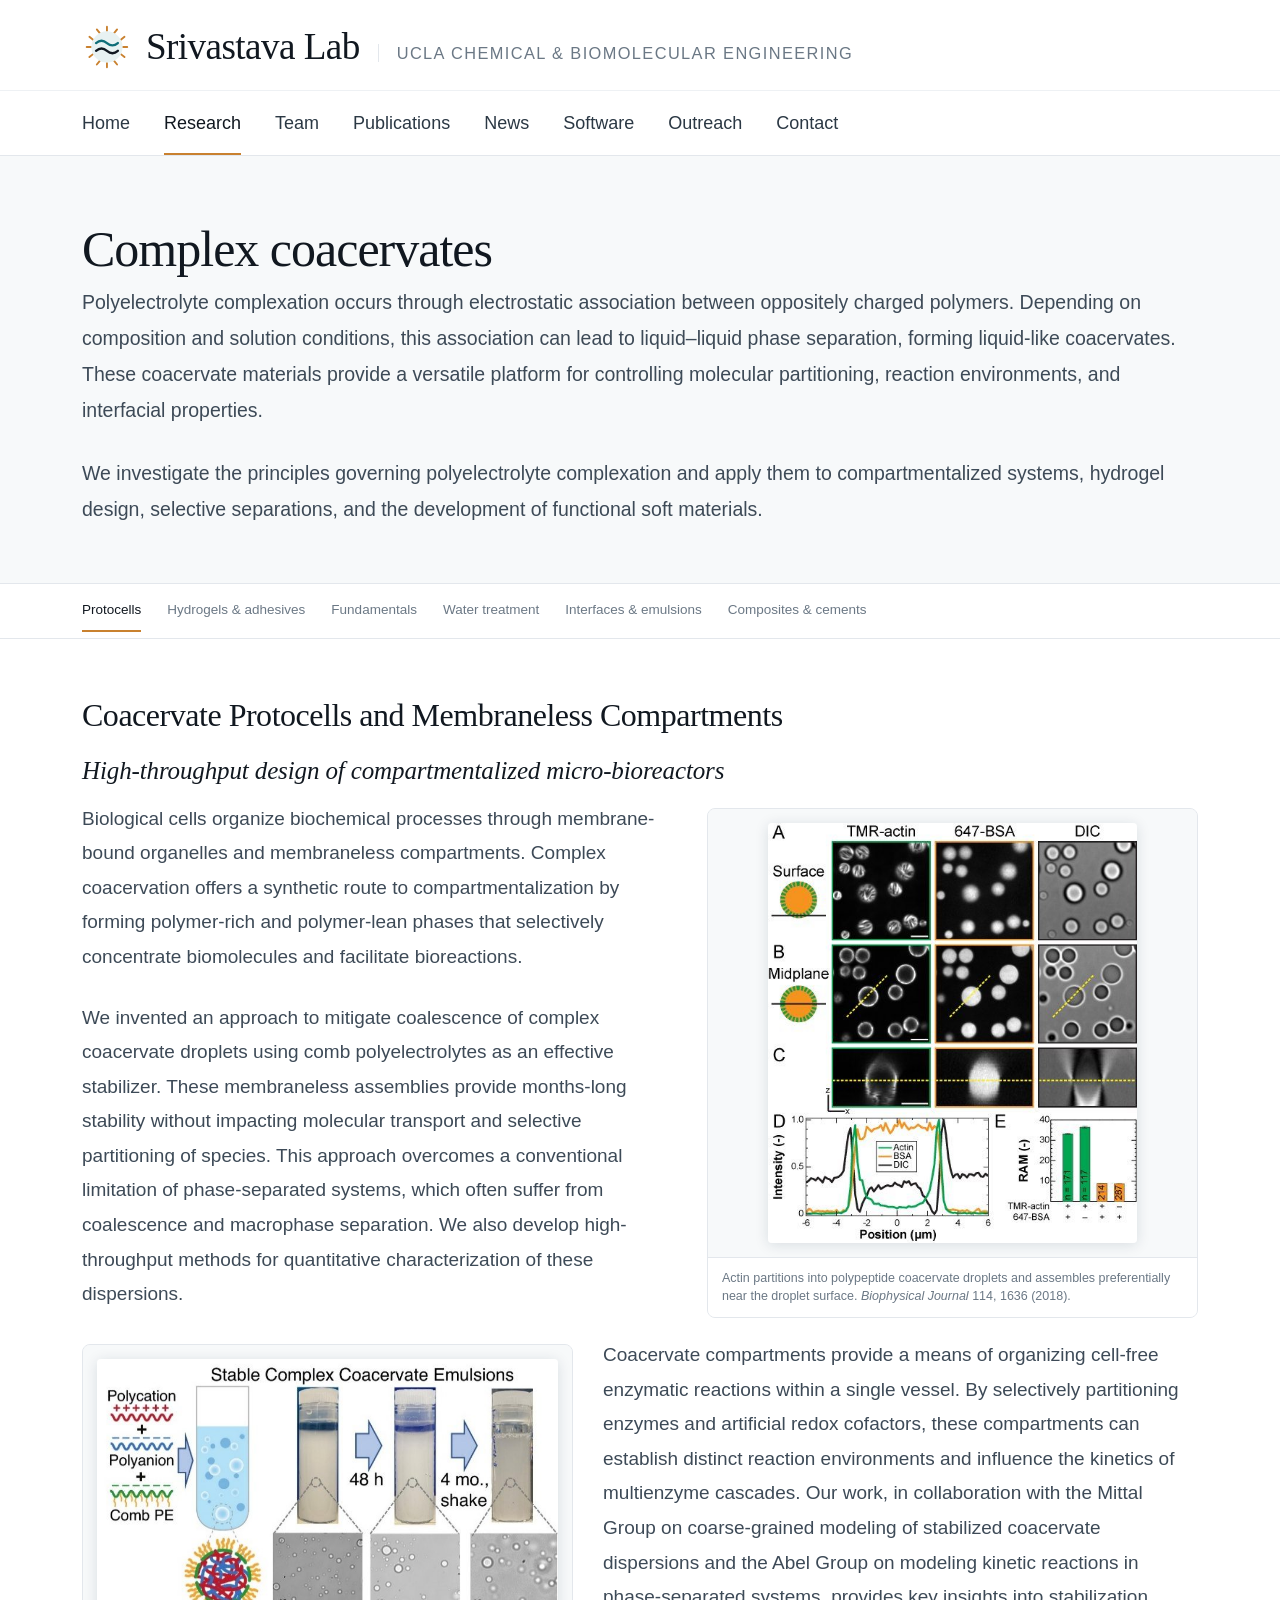
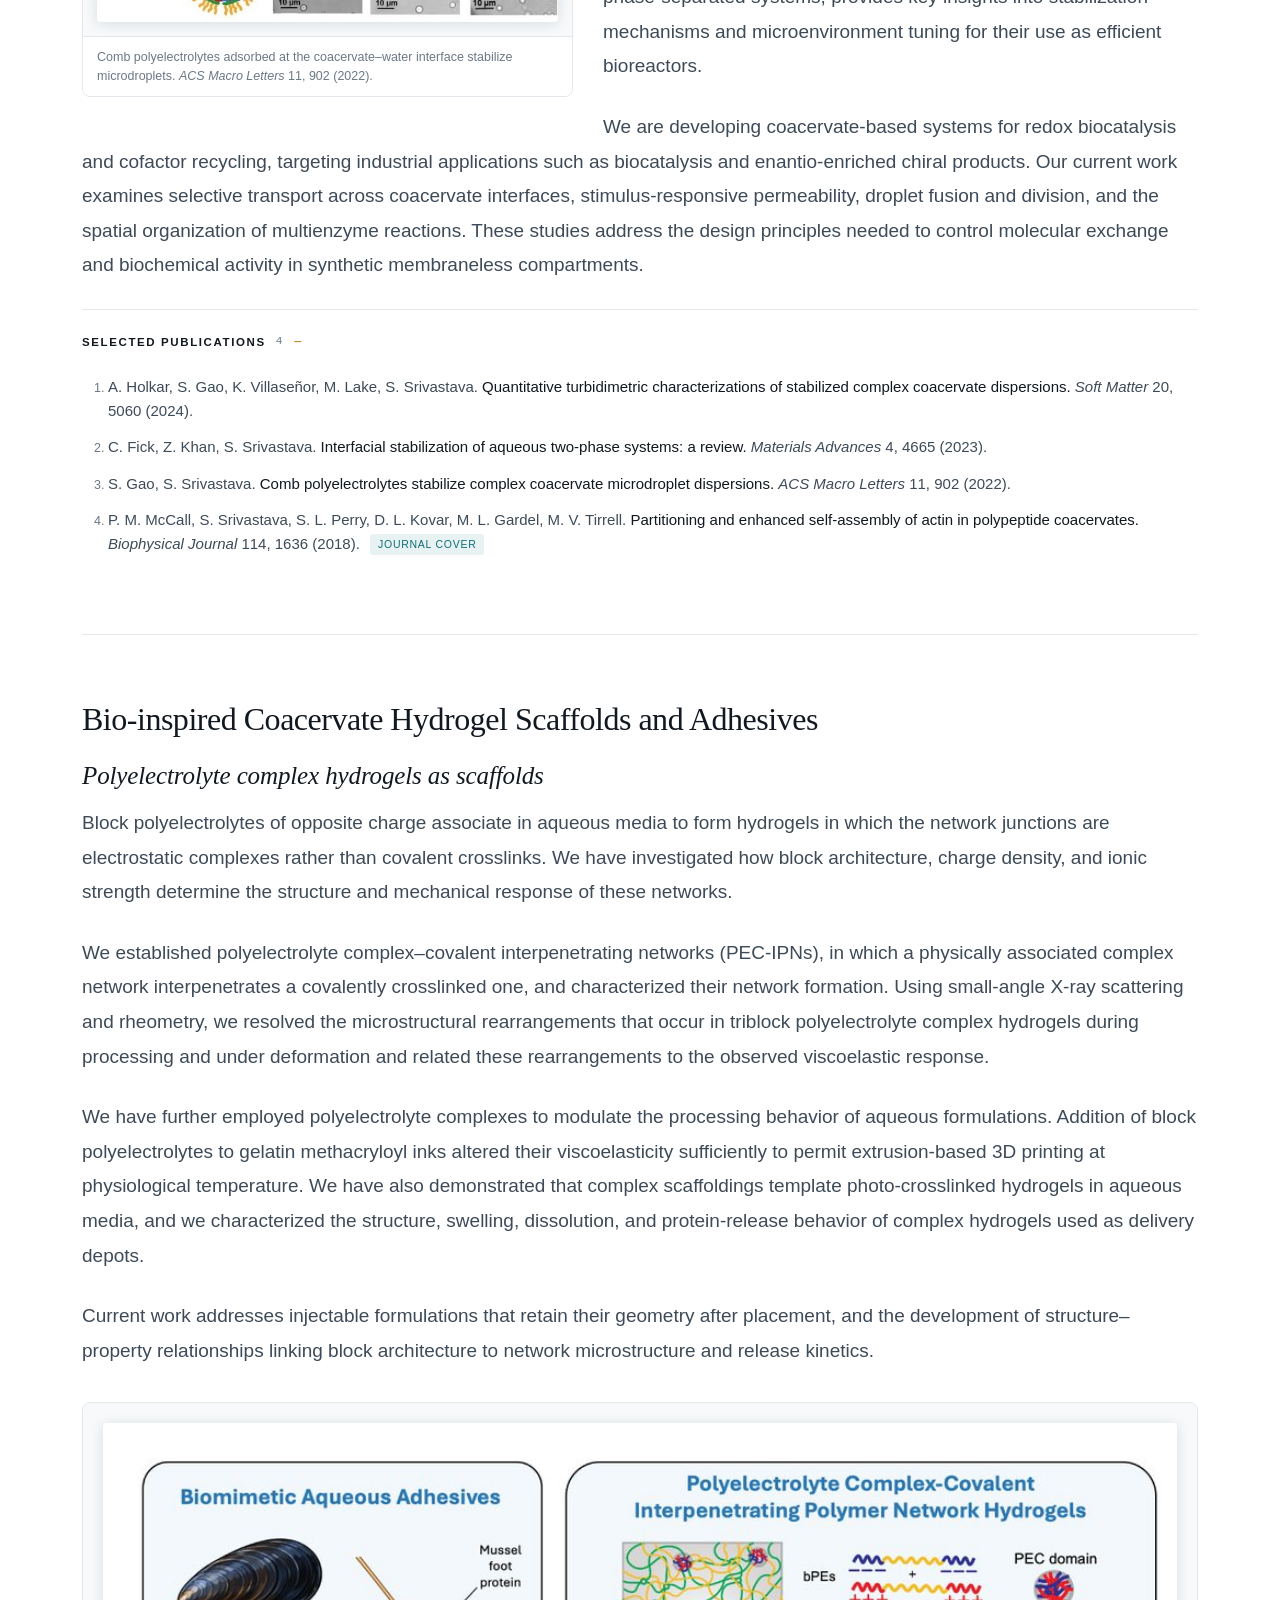
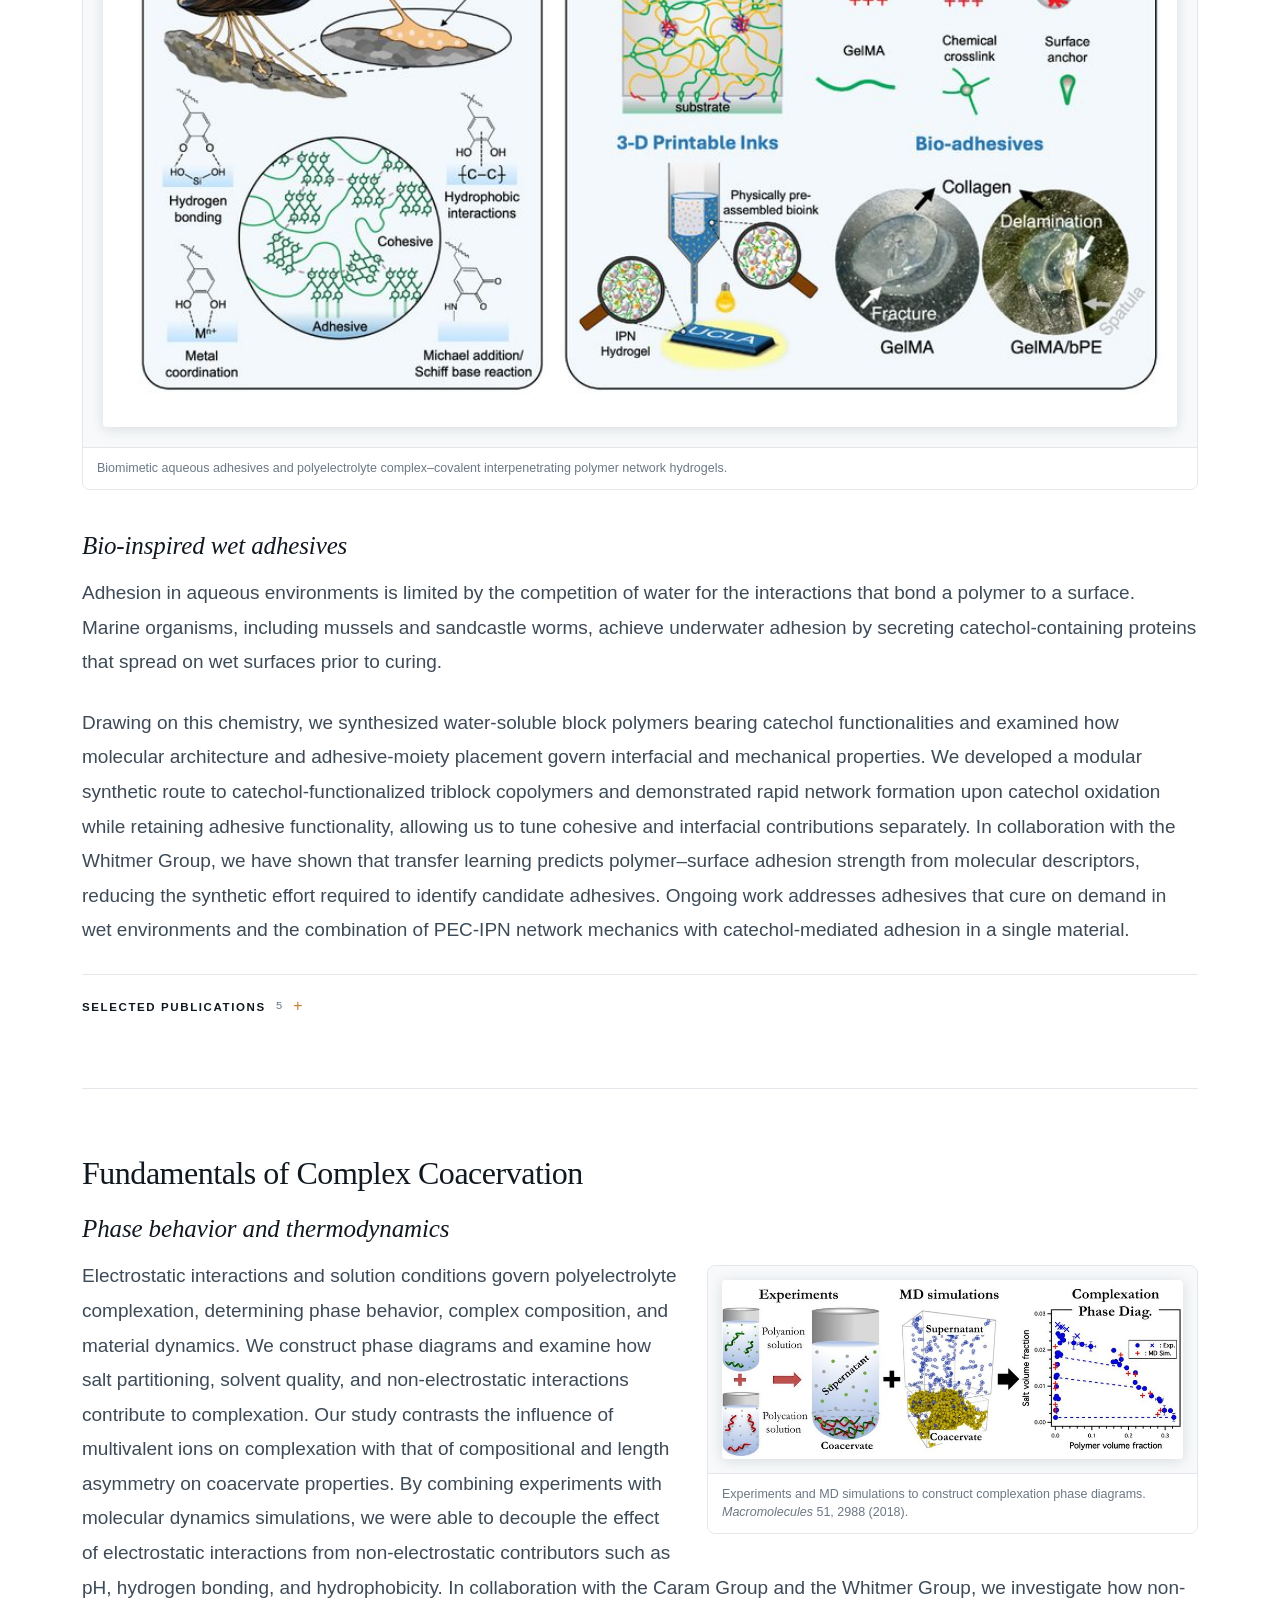
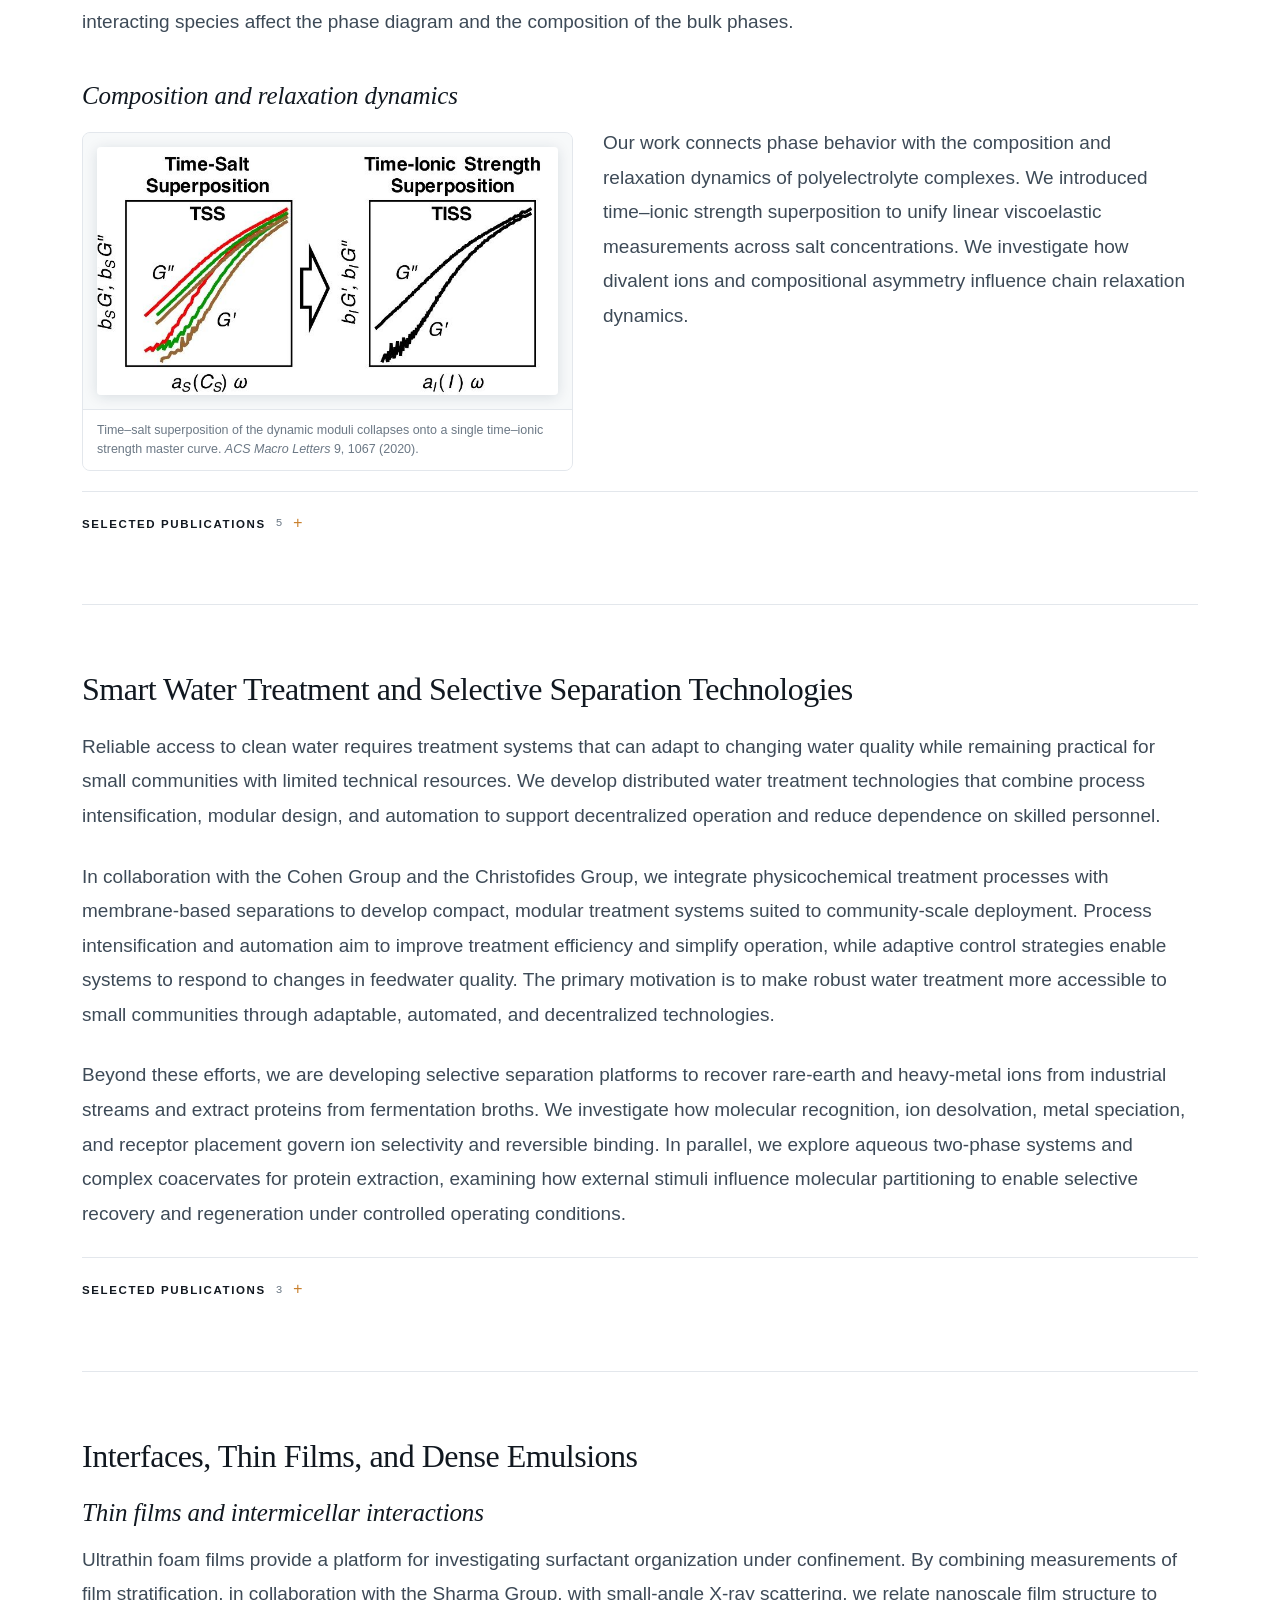
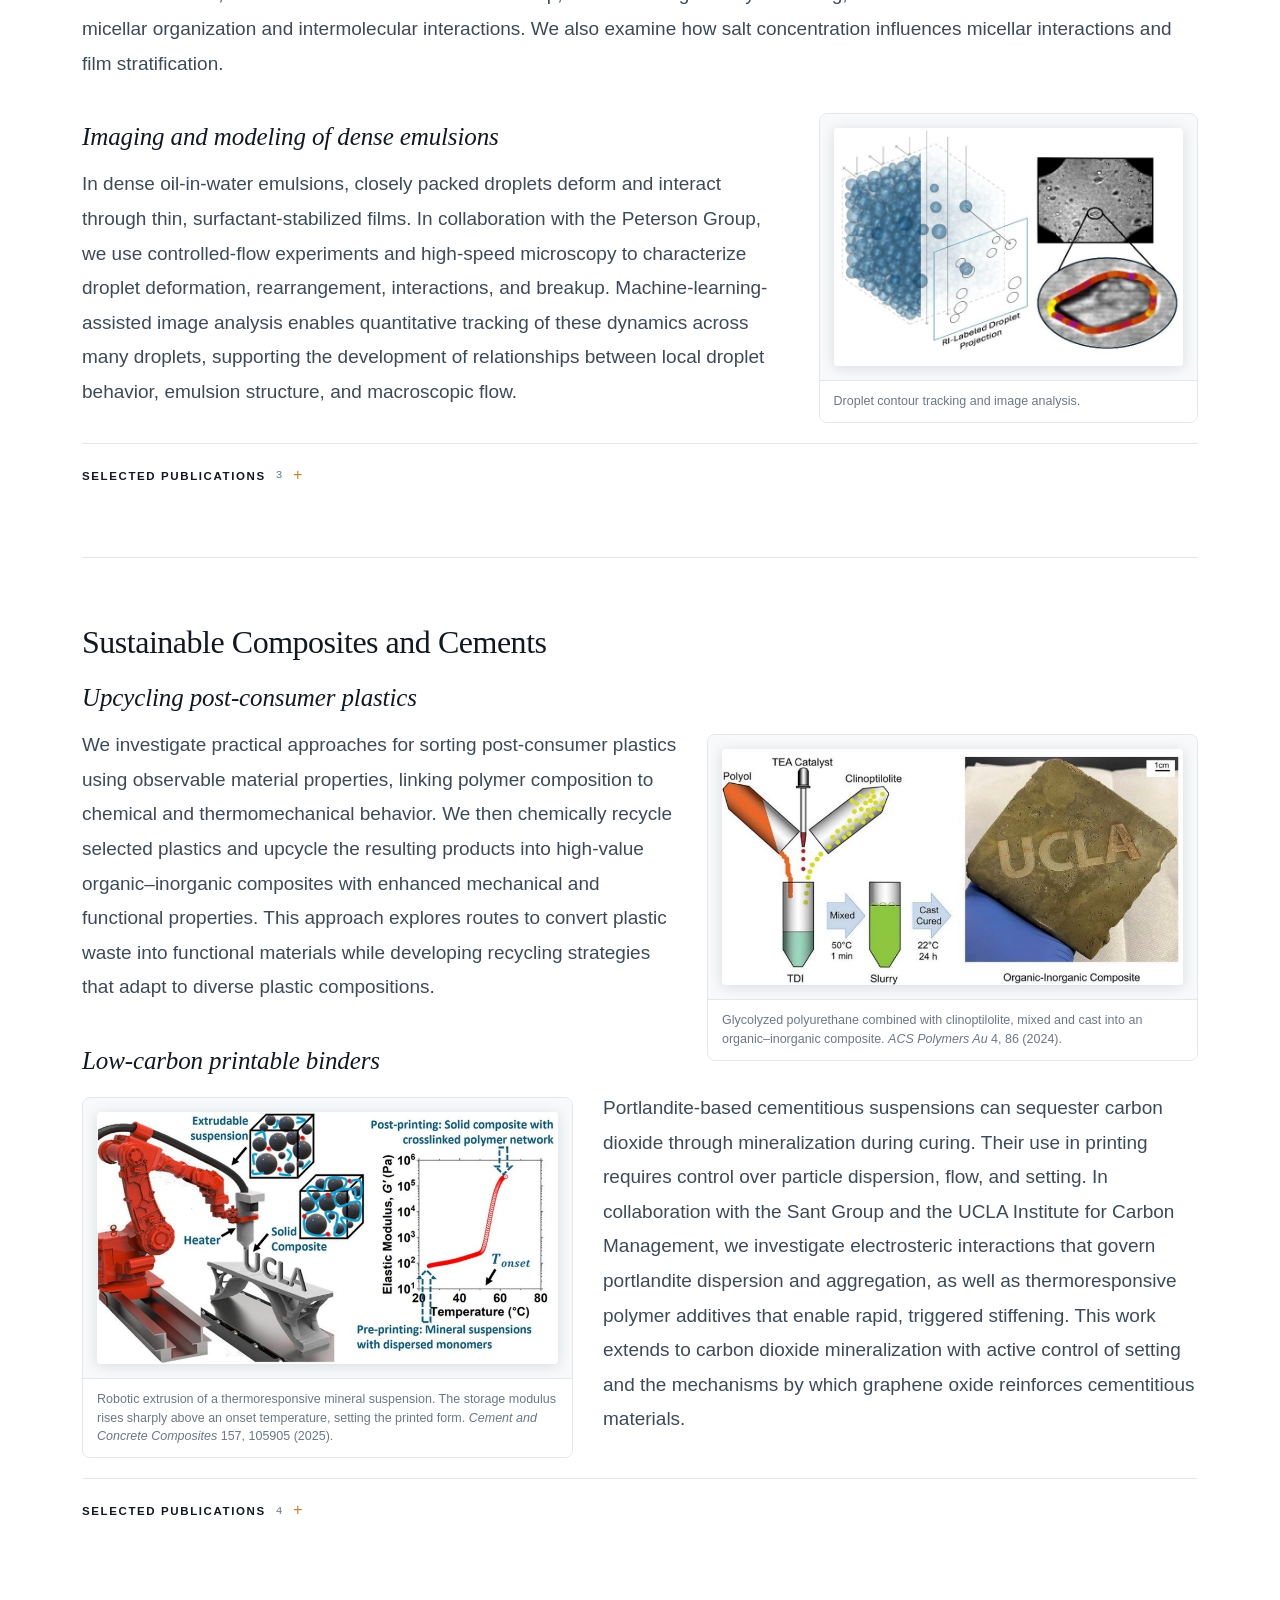
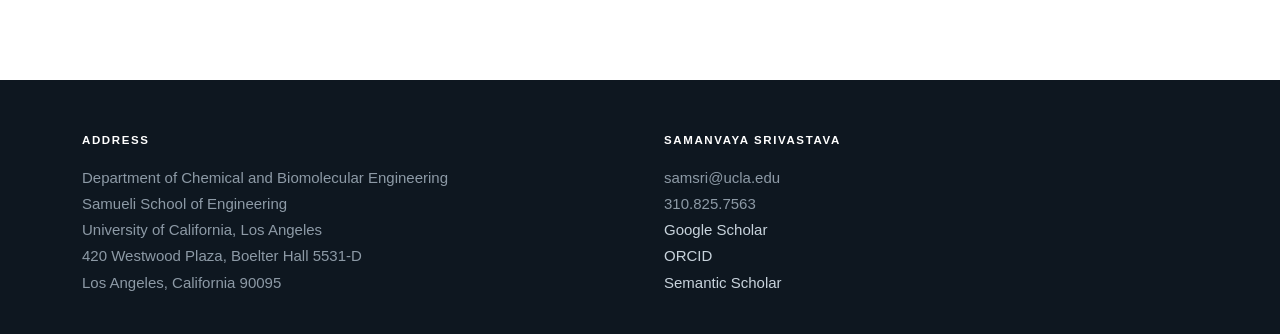
<file: research.html>
<!DOCTYPE html>
<html lang="en">
<head>
<meta charset="utf-8">
<meta name="viewport" content="width=device-width, initial-scale=1">
<title>Research | Complex Coacervates — Srivastava Lab, UCLA</title>
<meta name="description" content="Complex coacervates at Samanvaya Srivastava Lab at UCLA: protocells, hydrogels, bio-inspired wet adhesives, and selective separations.">
<meta name="author" content="Samanvaya Srivastava">
<link rel="canonical" href="https://www.srivastava-lab.net/research.html">
<meta property="og:type" content="website">
<meta property="og:title" content="Research | Complex Coacervates — Srivastava Lab, UCLA">
<meta property="og:description" content="Complex coacervates at Samanvaya Srivastava Lab at UCLA: protocells, hydrogels, bio-inspired wet adhesives, and selective separations.">
<meta property="og:image" content="https://www.srivastava-lab.net/Research%20photos/web/panel_emulsions.jpg">
<meta property="og:url" content="https://www.srivastava-lab.net/research.html">
<meta name="twitter:card" content="summary_large_image">
<meta name="twitter:title" content="Research | Complex Coacervates — Srivastava Lab, UCLA">
<meta name="twitter:description" content="Complex coacervates at Samanvaya Srivastava Lab at UCLA: protocells, hydrogels, bio-inspired wet adhesives, and selective separations.">
<meta name="twitter:image" content="https://www.srivastava-lab.net/Research%20photos/web/panel_emulsions.jpg">
<link rel="icon" href="Logo/favicon.ico" sizes="any">
<link rel="icon" href="Logo/srivastava-lab-mark.svg" type="image/svg+xml">
<link rel="apple-touch-icon" href="Logo/srivastava-lab-mark-256.png">
<link rel="stylesheet" href="style.css?v=101906">
<script type="application/ld+json">
{
  "@context": "https://schema.org",
  "@graph": [
    {
      "@type": "Person",
      "@id": "https://orcid.org/0000-0002-3519-7224",
      "name": "Samanvaya Srivastava",
      "givenName": "Samanvaya",
      "familyName": "Srivastava",
      "jobTitle": "Associate Professor of Chemical and Biomolecular Engineering",
      "email": "samsri@ucla.edu",
      "affiliation": {
        "@type": "CollegeOrUniversity",
        "name": "University of California, Los Angeles"
      },
      "knowsAbout": [
        "Complex coacervation",
        "Complex coacervates",
        "Polyelectrolyte complexation",
        "Liquid–liquid phase separation",
        "Coacervate protocells",
        "Membraneless compartments",
        "Polyelectrolyte complex hydrogels",
        "Block polyelectrolyte self-assembly",
        "Bio-inspired wet adhesives",
        "Soft matter physics",
        "Small-angle X-ray and neutron scattering"
      ],
      "sameAs": [
        "https://orcid.org/0000-0002-3519-7224",
        "https://scholar.google.com/citations?user=oKq74IoAAAAJ",
        "https://www.semanticscholar.org/author/4964681",
        "https://samueli.ucla.edu/people/samanvaya-srivastava/"
      ]
    },
    {
      "@type": "ResearchOrganization",
      "name": "Srivastava Lab",
      "alternateName": "Srivastava Group, UCLA",
      "description": "Research group studying complex coacervation and the electrostatic self-assembly of soft materials at UCLA.",
      "parentOrganization": {
        "@type": "CollegeOrUniversity",
        "name": "University of California, Los Angeles"
      },
      "employee": { "@id": "https://orcid.org/0000-0002-3519-7224" }
    }
  ]
}
</script>
</head>
<body>
<a class="skip" href="#content">Skip to content</a>
<header class="masthead">
  <div class="wrap masthead-inner">
    <a class="brand" href="index.html"><svg class="logo" viewBox="0 0 64 64" aria-hidden="true" focusable="false"><g stroke="#c9812f" stroke-width="2.4" stroke-linecap="round"><line x1="32.0" y1="6.0" x2="32.0" y2="11.5"/><line x1="45.0" y1="9.5" x2="41.2" y2="14.2"/><line x1="54.5" y1="19.0" x2="49.8" y2="22.8"/><line x1="58.0" y1="32.0" x2="52.5" y2="32.0"/><line x1="54.5" y1="45.0" x2="49.8" y2="41.2"/><line x1="45.0" y1="54.5" x2="41.2" y2="49.8"/><line x1="32.0" y1="58.0" x2="32.0" y2="52.5"/><line x1="19.0" y1="54.5" x2="22.8" y2="49.8"/><line x1="9.5" y1="45.0" x2="14.2" y2="41.2"/><line x1="6.0" y1="32.0" x2="11.5" y2="32.0"/><line x1="9.5" y1="19.0" x2="14.2" y2="22.8"/><line x1="19.0" y1="9.5" x2="22.8" y2="14.2"/></g><circle cx="32" cy="32" r="20" fill="#e8f2f2"/><path d="M18 27q7-6 14 0t14 0" fill="none" stroke="#0f6e78" stroke-width="3" stroke-linecap="round"/><path d="M18 37q7-6 14 0t14 0" fill="none" stroke="#111820" stroke-width="3" stroke-linecap="round"/></svg><span class="wordmark">Srivastava Lab<small>UCLA Chemical &amp; Biomolecular Engineering</small></span></a>
  </div>
</header>

<nav class="nav" id="main">
  <div class="wrap nav-inner">
    <a class="navbrand" href="index.html"><svg class="logo" viewBox="0 0 64 64" aria-hidden="true" focusable="false"><g stroke="#c9812f" stroke-width="2.4" stroke-linecap="round"><line x1="32.0" y1="6.0" x2="32.0" y2="11.5"/><line x1="45.0" y1="9.5" x2="41.2" y2="14.2"/><line x1="54.5" y1="19.0" x2="49.8" y2="22.8"/><line x1="58.0" y1="32.0" x2="52.5" y2="32.0"/><line x1="54.5" y1="45.0" x2="49.8" y2="41.2"/><line x1="45.0" y1="54.5" x2="41.2" y2="49.8"/><line x1="32.0" y1="58.0" x2="32.0" y2="52.5"/><line x1="19.0" y1="54.5" x2="22.8" y2="49.8"/><line x1="9.5" y1="45.0" x2="14.2" y2="41.2"/><line x1="6.0" y1="32.0" x2="11.5" y2="32.0"/><line x1="9.5" y1="19.0" x2="14.2" y2="22.8"/><line x1="19.0" y1="9.5" x2="22.8" y2="14.2"/></g><circle cx="32" cy="32" r="20" fill="#e8f2f2"/><path d="M18 27q7-6 14 0t14 0" fill="none" stroke="#0f6e78" stroke-width="3" stroke-linecap="round"/><path d="M18 37q7-6 14 0t14 0" fill="none" stroke="#111820" stroke-width="3" stroke-linecap="round"/></svg><span>Srivastava Lab</span></a>
    <ul>
      <li><a href="index.html">Home</a></li>
      <li><a href="research.html" class="on" aria-current="page">Research</a></li>
      <li><a href="team.html">Team</a></li>
      <li><a href="publications.html">Publications</a></li>
      <li><a href="news.html">News</a></li>
      <li><a href="software.html">Software</a></li>
      <li><a href="outreach.html">Outreach</a></li>
      <li><a href="contact.html">Contact</a></li>
    </ul>
  </div>
</nav>

<!-- ===================== HOME ===================== -->

<main id="content">

  <header class="rhead">
    <div class="wrap">
      <h1>Complex coacervates</h1>
      <div class="big" style="margin:0">
        <p>Polyelectrolyte complexation occurs through electrostatic association between oppositely charged polymers. Depending on composition and solution conditions, this association can lead to liquid&ndash;liquid phase separation, forming liquid-like coacervates. These coacervate materials provide a versatile platform for controlling molecular partitioning, reaction environments, and interfacial properties.</p>
        <p style="margin:0">We investigate the principles governing polyelectrolyte complexation and apply them to compartmentalized systems, hydrogel design, selective separations, and the development of functional soft materials.</p>
      </div>
    </div>
  </header>


  <nav class="subnav" aria-label="Research sections">
    <div class="subnav-inner">
      <a href="#protocells">Protocells</a>
      <a href="#hydrogels">Hydrogels &amp; adhesives</a>
      <a href="#fundamentals">Fundamentals</a>
      <a href="#separations">Water treatment</a>
      <a href="#interfaces">Interfaces &amp; emulsions</a>
      <a href="#sustainability">Composites &amp; cements</a>
    </div>
  </nav>

  

  <section class="pagebody">
  <div class="wrap">
    <div class="rlayout">
      <div>

<div class="thrust" id="protocells">
          <h2>Coacervate Protocells and Membraneless Compartments</h2>
          <h3>High-throughput design of compartmentalized micro-bioreactors</h3>

          <figure class="fig wrapfig">
            <div class="img"><img src="Research%20photos/web/actin_partitioning_confocal.jpg" alt="Actin partitions into polypeptide coacervate droplets and assembles preferentially near the droplet surface" width="510" height="580"></div>
            <figcaption>Actin partitions into polypeptide coacervate droplets and assembles preferentially near the droplet surface. <em>Biophysical Journal</em> 114, 1636 (2018).</figcaption>
          </figure>
          <p>Biological cells organize biochemical processes through membrane-bound organelles and membraneless compartments. Complex coacervation offers a synthetic route to compartmentalization by forming polymer-rich and polymer-lean phases that selectively concentrate biomolecules and facilitate bioreactions.</p>

          <p>We invented an approach to mitigate coalescence of complex coacervate droplets using comb polyelectrolytes as an effective stabilizer. These membraneless assemblies provide months-long stability without impacting molecular transport and selective partitioning of species. This approach overcomes a conventional limitation of phase-separated systems, which often suffer from coalescence and macrophase separation. We also develop high-throughput methods for quantitative characterization of these dispersions.</p>

          <figure class="fig wrapfig left">
            <div class="img"><img src="Research%20photos/web/comb_pe_coacervate_emulsions.jpg" alt="Comb polyelectrolytes adsorbed at the coacervate&ndash;water interface stabilize microdroplets" width="780" height="445"></div>
            <figcaption>Comb polyelectrolytes adsorbed at the coacervate&ndash;water interface stabilize microdroplets. <em>ACS Macro Letters</em> 11, 902 (2022).</figcaption>
          </figure>
          <p>Coacervate compartments provide a means of organizing cell-free enzymatic reactions within a single vessel. By selectively partitioning enzymes and artificial redox cofactors, these compartments can establish distinct reaction environments and influence the kinetics of multienzyme cascades. Our work, in collaboration with the Mittal Group on coarse-grained modeling of stabilized coacervate dispersions and the Abel Group on modeling kinetic reactions in phase-separated systems, provides key insights into stabilization mechanisms and microenvironment tuning for their use as efficient bioreactors.</p>

          <p>We are developing coacervate-based systems for redox biocatalysis and cofactor recycling, targeting industrial applications such as biocatalysis and enantio-enriched chiral products. Our current work examines selective transport across coacervate interfaces, stimulus-responsive permeability, droplet fusion and division, and the spatial organization of multienzyme reactions. These studies address the design principles needed to control molecular exchange and biochemical activity in synthetic membraneless compartments.</p>

          <details class="pubs" open>
            <summary>Selected publications <span class="count">4</span></summary>
            <ol class="publist">
              <li>A. Holkar, S. Gao, K. Villaseñor, M. Lake, S. Srivastava. <span class="t">Quantitative turbidimetric characterizations of stabilized complex coacervate dispersions.</span> <em>Soft Matter</em> 20, 5060 (2024).</li>
              <li>C. Fick, Z. Khan, S. Srivastava. <span class="t">Interfacial stabilization of aqueous two-phase systems: a review.</span> <em>Materials Advances</em> 4, 4665 (2023).</li>
              <li>S. Gao, S. Srivastava. <span class="t">Comb polyelectrolytes stabilize complex coacervate microdroplet dispersions.</span> <em>ACS Macro Letters</em> 11, 902 (2022).</li>
              <li>P. M. McCall, S. Srivastava, S. L. Perry, D. L. Kovar, M. L. Gardel, M. V. Tirrell. <span class="t">Partitioning and enhanced self-assembly of actin in polypeptide coacervates.</span> <em>Biophysical Journal</em> 114, 1636 (2018). <span class="flag">Journal cover</span></li>
            </ol>
          </details>
        </div>

<div class="thrust" id="hydrogels">
          <h2>Bio-inspired Coacervate Hydrogel Scaffolds and Adhesives</h2>
          <h3>Polyelectrolyte complex hydrogels as scaffolds</h3>

          <p>Block polyelectrolytes of opposite charge associate in aqueous media to form hydrogels in which the network junctions are electrostatic complexes rather than covalent crosslinks. We have investigated how block architecture, charge density, and ionic strength determine the structure and mechanical response of these networks.</p>

          <p>We established polyelectrolyte complex&ndash;covalent interpenetrating networks (PEC-IPNs), in which a physically associated complex network interpenetrates a covalently crosslinked one, and characterized their network formation. Using small-angle X-ray scattering and rheometry, we resolved the microstructural rearrangements that occur in triblock polyelectrolyte complex hydrogels during processing and under deformation and related these rearrangements to the observed viscoelastic response.</p>

          <p>We have further employed polyelectrolyte complexes to modulate the processing behavior of aqueous formulations. Addition of block polyelectrolytes to gelatin methacryloyl inks altered their viscoelasticity sufficiently to permit extrusion-based 3D printing at physiological temperature. We have also demonstrated that complex scaffoldings template photo-crosslinked hydrogels in aqueous media, and we characterized the structure, swelling, dissolution, and protein-release behavior of complex hydrogels used as delivery depots.</p>

          <p>Current work addresses injectable formulations that retain their geometry after placement, and the development of structure&ndash;property relationships linking block architecture to network microstructure and release kinetics.</p>

          <figure class="fig wide">
            <div class="img"><img src="Research%20photos/web/adhesives_pec_ipn.jpg" alt="Biomimetic aqueous adhesives and polyelectrolyte complex&ndash;covalent interpenetrating polymer network hydrogels" width="980" height="551"></div>
            <figcaption>Biomimetic aqueous adhesives and polyelectrolyte complex&ndash;covalent interpenetrating polymer network hydrogels.</figcaption>
          </figure>

          <h3>Bio-inspired wet adhesives</h3>

          <p>Adhesion in aqueous environments is limited by the competition of water for the interactions that bond a polymer to a surface. Marine organisms, including mussels and sandcastle worms, achieve underwater adhesion by secreting catechol-containing proteins that spread on wet surfaces prior to curing.</p>

          <p>Drawing on this chemistry, we synthesized water-soluble block polymers bearing catechol functionalities and examined how molecular architecture and adhesive-moiety placement govern interfacial and mechanical properties. We developed a modular synthetic route to catechol-functionalized triblock copolymers and demonstrated rapid network formation upon catechol oxidation while retaining adhesive functionality, allowing us to tune cohesive and interfacial contributions separately. In collaboration with the Whitmer Group, we have shown that transfer learning predicts polymer&ndash;surface adhesion strength from molecular descriptors, reducing the synthetic effort required to identify candidate adhesives. Ongoing work addresses adhesives that cure on demand in wet environments and the combination of PEC-IPN network mechanics with catechol-mediated adhesion in a single material.</p>

          <details class="pubs">
            <summary>Selected publications <span class="count">5</span></summary>
            <ol class="publist">
              <li>H. Senebandith, F. Albreiki, P. A. Kohl, A. Odenheimer, K. C. Pyone, Y. Li, S. Srivastava. <span class="t">Microstructural rearrangements in triblock polyelectrolyte complex hydrogels.</span> <em>ACS Macro Letters</em> 14, 544 (2025).</li>
              <li>F. Albreiki, T. Göckler, S. Srivastava. <span class="t">Modular synthesis and facile network formation of catechol functionalized triblock copolymers.</span> <em>Chemical Communications</em> 60, 14952 (2024). <span class="flag">Journal cover</span></li>
              <li>T. Göckler, F. Albreiki, D. Li, A. Grimm, F. Mecklenburg, J. M. Uruena, U. Schepers, S. Srivastava. <span class="t">Block polyelectrolyte additives modulate the viscoelasticity and enable 3D printing of gelatin inks at physiological temperatures.</span> <em>ACS Applied Polymer Materials</em> 6, 2427 (2024).</li>
              <li>D. Li, T. Göckler, U. Schepers, S. Srivastava. <span class="t">Polyelectrolyte complex–covalent interpenetrating polymer network hydrogels.</span> <em>Macromolecules</em> 55, 4481 (2022).</li>
              <li>S. Srivastava, A. E. Levi, D. J. Goldfeld, M. V. Tirrell. <span class="t">Structure, morphology, and rheology of polyelectrolyte complex hydrogels formed by self-assembly of oppositely charged triblock polyelectrolytes.</span> <em>Macromolecules</em> 53, 5763 (2020).</li>
            </ol>
          </details>
        </div>

<div class="thrust" id="fundamentals">
          <h2>Fundamentals of Complex Coacervation</h2>
          <h3>Phase behavior and thermodynamics</h3>

          <figure class="fig wrapfig">
            <div class="img"><img src="Research%20photos/web/phase_diagram_experiment_md.jpg" alt="Experiments combined with molecular dynamics simulations are used to construct complexation phase diagrams and resolve salt partitioning" width="900" height="348"></div>
            <figcaption>Experiments and MD simulations to construct complexation phase diagrams. <em>Macromolecules</em> 51, 2988 (2018).</figcaption>
          </figure>
          <p>Electrostatic interactions and solution conditions govern polyelectrolyte complexation, determining phase behavior, complex composition, and material dynamics. We construct phase diagrams and examine how salt partitioning, solvent quality, and non-electrostatic interactions contribute to complexation. Our study contrasts the influence of multivalent ions on complexation with that of compositional and length asymmetry on coacervate properties. By combining experiments with molecular dynamics simulations, we were able to decouple the effect of electrostatic interactions from non-electrostatic contributors such as pH, hydrogen bonding, and hydrophobicity. In collaboration with the Caram Group and the Whitmer Group, we investigate how non-interacting species affect the phase diagram and the composition of the bulk phases.</p>

          <h3>Composition and relaxation dynamics</h3>

          <figure class="fig wrapfig left">
            <div class="img"><img src="Research%20photos/web/tiss_master_curve.jpg" alt="Time&ndash;ionic strength superposition collapses linear viscoelastic measurements taken at different salt concentrations onto a single master curve" width="799" height="430"></div>
            <figcaption>Time&ndash;salt superposition of the dynamic moduli collapses onto a single time&ndash;ionic strength master curve. <em>ACS Macro Letters</em> 9, 1067 (2020).</figcaption>
          </figure>
          <p>Our work connects phase behavior with the composition and relaxation dynamics of polyelectrolyte complexes. We introduced time&ndash;ionic strength superposition to unify linear viscoelastic measurements across salt concentrations. We investigate how divalent ions and compositional asymmetry influence chain relaxation dynamics.</p>

          <details class="pubs">
            <summary>Selected publications <span class="count">5</span></summary>
            <ol class="publist">
              <li>D. Iyer, V. M. S. Syed, S. Srivastava. <span class="t">Influence of divalent ions on composition and viscoelasticity of polyelectrolyte complexes.</span> <em>Journal of Polymer Science</em> 59, 2895 (2021).</li>
              <li>A. Marciel, S. Srivastava, J. M. Ting, M. V. Tirrell. <span class="t">SAXS methods for investigating macromolecular and self-assembled polyelectrolyte complexes.</span> <em>Methods in Enzymology</em> 644, 223 (2021).</li>
              <li>V. M. S. Syed, S. Srivastava. <span class="t">Time–ionic strength superposition: a unified description of chain relaxation dynamics in polyelectrolyte complexes.</span> <em>ACS Macro Letters</em> 9, 1067 (2020).</li>
              <li>L. Li, S. Srivastava, M. Andreev, A. Marciel, J. J. de Pablo, M. V. Tirrell. <span class="t">Phase behavior and salt partitioning in polyelectrolyte complex coacervates.</span> <em>Macromolecules</em> 51, 2988 (2018). <span class="flag">Journal cover</span></li>
              <li>A. Marciel, S. Srivastava, M. V. Tirrell. <span class="t">Structure and rheology of polyelectrolyte complex coacervates.</span> <em>Soft Matter</em> 14, 2454 (2018). <span class="flag">Back cover</span></li>
            </ol>
          </details>
        </div>

<div class="thrust" id="separations">
          <h2>Smart Water Treatment and Selective Separation Technologies</h2>
          <p>Reliable access to clean water requires treatment systems that can adapt to changing water quality while remaining practical for small communities with limited technical resources. We develop distributed water treatment technologies that combine process intensification, modular design, and automation to support decentralized operation and reduce dependence on skilled personnel.</p>

          <p>In collaboration with the Cohen Group and the Christofides Group, we integrate physicochemical treatment processes with membrane-based separations to develop compact, modular treatment systems suited to community-scale deployment. Process intensification and automation aim to improve treatment efficiency and simplify operation, while adaptive control strategies enable systems to respond to changes in feedwater quality. The primary motivation is to make robust water treatment more accessible to small communities through adaptable, automated, and decentralized technologies.</p>

          <p>Beyond these efforts, we are developing selective separation platforms to recover rare-earth and heavy-metal ions from industrial streams and extract proteins from fermentation broths. We investigate how molecular recognition, ion desolvation, metal speciation, and receptor placement govern ion selectivity and reversible binding. In parallel, we explore aqueous two-phase systems and complex coacervates for protein extraction, examining how external stimuli influence molecular partitioning to enable selective recovery and regeneration under controlled operating conditions.</p>

          <details class="pubs">
            <summary>Selected publications <span class="count">3</span></summary>
            <ol class="publist">
              <li>D. J. Iyer, A. Holkar, S. Srivastava. <span class="t">Polyelectrolyte coagulants and flocculants in water treatment.</span> In <em>Water Desalination: Current Status and New Developments</em>, Y. Cohen (ed.), World Scientific Reference of Water Science, Vol. 3, 105 (2022).</li>
              <li>D. J. Iyer, A. Holkar, S. Srivastava. <span class="t">Polyelectrolyte coagulants and flocculants in water treatment: a fundamental perspective.</span> In <em>Materials and Energy: Advances in Water Desalination Technologies</em> 17, 129 (2021).</li>
              <li>A. Holkar, J. Toledo, S. Srivastava. <span class="t">Structure of nanoparticle–polyelectrolyte complexes: effects of polyelectrolyte characteristics and charge ratio.</span> <em>AIChE Journal</em> 67, e17443 (2021).</li>
            </ol>
          </details>
        </div>

<div class="thrust" id="interfaces">
          <h2>Interfaces, Thin Films, and Dense Emulsions</h2>
          <h3>Thin films and intermicellar interactions</h3>
          <p>Ultrathin foam films provide a platform for investigating surfactant organization under confinement. By combining measurements of film stratification, in collaboration with the Sharma Group, with small-angle X-ray scattering, we relate nanoscale film structure to micellar organization and intermolecular interactions. We also examine how salt concentration influences micellar interactions and film stratification.</p>

          <figure class="fig wrapfig narrow">
            <div class="img"><img src="Research%20photos/web/dense_emulsion_tracking.jpg" alt="Machine-learning-assisted identification and tracking of droplets in a dense emulsion under flow" width="764" height="520"></div>
            <figcaption>Droplet contour tracking and image analysis.</figcaption>
          </figure>
          <h3>Imaging and modeling of dense emulsions</h3>
          <p>In dense oil-in-water emulsions, closely packed droplets deform and interact through thin, surfactant-stabilized films. In collaboration with the Peterson Group, we use controlled-flow experiments and high-speed microscopy to characterize droplet deformation, rearrangement, interactions, and breakup. Machine-learning-assisted image analysis enables quantitative tracking of these dynamics across many droplets, supporting the development of relationships between local droplet behavior, emulsion structure, and macroscopic flow.</p>

          <details class="pubs">
            <summary>Selected publications <span class="count">3</span></summary>
            <ol class="publist">
              <li>C. Ochoa, S. Gao, C. Xu, S. Srivastava, V. Sharma. <span class="t">Foam film stratification and small-angle X-ray scattering of micellar SDS solutions over an extended concentration range.</span> <em>Soft Matter</em> 20, 1922 (2024).</li>
              <li>S. Gao, C. Ochoa, S. Srivastava, V. Sharma. <span class="t">Salt weakens intermicellar interactions and structuring in bulk solutions and foam films.</span> <em>Langmuir</em> 38, 11003 (2022).</li>
              <li>C. Ochoa, S. Gao, S. Srivastava, V. Sharma. <span class="t">Foam film stratification studies probe intermicellar interactions.</span> <em>Proceedings of the National Academy of Sciences</em> 118, e2024805118 (2021).</li>
            </ol>
          </details>
        </div>

<div class="thrust" id="sustainability">
          <h2>Sustainable Composites and Cements</h2>
          <h3>Upcycling post-consumer plastics</h3>

          <figure class="fig wrapfig">
            <div class="img"><img src="Research%20photos/web/pu_composites_ucla_block.jpg" alt="Glycolyzed polyurethane combined with clinoptilolite, mixed and cast into an organic&ndash;inorganic composite" width="783" height="401"></div>
            <figcaption>Glycolyzed polyurethane combined with clinoptilolite, mixed and cast into an organic&ndash;inorganic composite. <em>ACS Polymers Au</em> 4, 86 (2024).</figcaption>
          </figure>
          <p>We investigate practical approaches for sorting post-consumer plastics using observable material properties, linking polymer composition to chemical and thermomechanical behavior. We then chemically recycle selected plastics and upcycle the resulting products into high-value organic&ndash;inorganic composites with enhanced mechanical and functional properties. This approach explores routes to convert plastic waste into functional materials while developing recycling strategies that adapt to diverse plastic compositions.</p>

          <h3>Low-carbon printable binders</h3>

          <figure class="fig wrapfig left">
            <div class="img"><img src="Research%20photos/web/thermoresponsive_robotic_printing.jpg" alt="Robotic extrusion of a thermoresponsive mineral suspension; the elastic modulus rises sharply above an onset temperature, setting the printed form" width="846" height="462"></div>
            <figcaption>Robotic extrusion of a thermoresponsive mineral suspension. The storage modulus rises sharply above an onset temperature, setting the printed form. <em>Cement and Concrete Composites</em> 157, 105905 (2025).</figcaption>
          </figure>
          <p>Portlandite-based cementitious suspensions can sequester carbon dioxide through mineralization during curing. Their use in printing requires control over particle dispersion, flow, and setting. In collaboration with the Sant Group and the UCLA Institute for Carbon Management, we investigate electrosteric interactions that govern portlandite dispersion and aggregation, as well as thermoresponsive polymer additives that enable rapid, triggered stiffening. This work extends to carbon dioxide mineralization with active control of setting and the mechanisms by which graphene oxide reinforces cementitious materials.</p>

          <details class="pubs">
            <summary>Selected publications <span class="count">4</span></summary>
            <ol class="publist">
              <li>Z. Wan, R. Xiao, V. Trada, S. Surehali, N. Neithalath, M. El-Kady, R. B. Kaner, T. Gädt, S. Srivastava, G. N. Sant. <span class="t">Revisiting the strength-enhancement mechanism of graphene oxide in cementitious materials.</span> <em>ACS Applied Engineering Materials</em> 4, 1069 (2026).</li>
              <li>S. B. Kandy, S. Remke, T. Ranganathan, S. K. Wani, X. Dai, N. Neithalath, A. Kumar, M. Bauchy, E. Garboczi, T. Gädt, S. Srivastava, G. Sant. <span class="t">Design and function of thermoresponsive-ultrafast stiffening suspension formulations for 3D printing.</span> <em>Cement and Concrete Composites</em> 157, 105905 (2025).</li>
              <li>D. Iyer, M. Galadari, V. Huaco, F. Wirawan, R. Martinez, M. T. Gallagher, L. Pilon, K. Ono, D. Simonetti, G. Sant, S. Srivastava. <span class="t">High strength organic–inorganic composites with superior thermal insulation and acoustic attenuation.</span> <em>ACS Polymers Au</em> 4, 86 (2024). <span class="flag">Journal cover</span></li>
              <li>D. Iyer, M. T. Gallagher, D. A. Simonetti, G. N. Sant, S. Srivastava. <span class="t">Hybrid organic–inorganic composites based on glycolyzed polyurethane.</span> <em>ACS Sustainable Chemistry &amp; Engineering</em> 10, 17116 (2022).</li>
            </ol>
          </details>
        </div>

      </div>
    </div>
  </div>
  </section>
</main>

<footer>
  <div class="wrap">
    <div class="cols">
      <div>
        <h2>Address</h2>
        <ul>
          <li>Department of Chemical and Biomolecular Engineering</li>
          <li>Samueli School of Engineering</li>
          <li>University of California, Los Angeles</li>
          <li>420 Westwood Plaza, Boelter Hall 5531-D</li>
          <li>Los Angeles, California 90095</li>
        </ul>
      </div>
      <div>
        <h2>Samanvaya Srivastava</h2>
        <ul>
          <li>samsri<span>&#64;</span>ucla.edu</li>
          <li>310.825.7563</li>
          <li><a href="https://scholar.google.com/citations?user=oKq74IoAAAAJ" target="_blank" rel="noopener">Google Scholar</a></li>
          <li><a href="https://orcid.org/0000-0002-3519-7224" target="_blank" rel="noopener">ORCID</a></li>
          <li><a href="https://www.semanticscholar.org/author/4964681" target="_blank" rel="noopener">Semantic Scholar</a></li>
        </ul>
      </div>
    </div>
  </div>
</footer>
<script src="site.js?v=101906"></script>
</body>
</html>
</file>
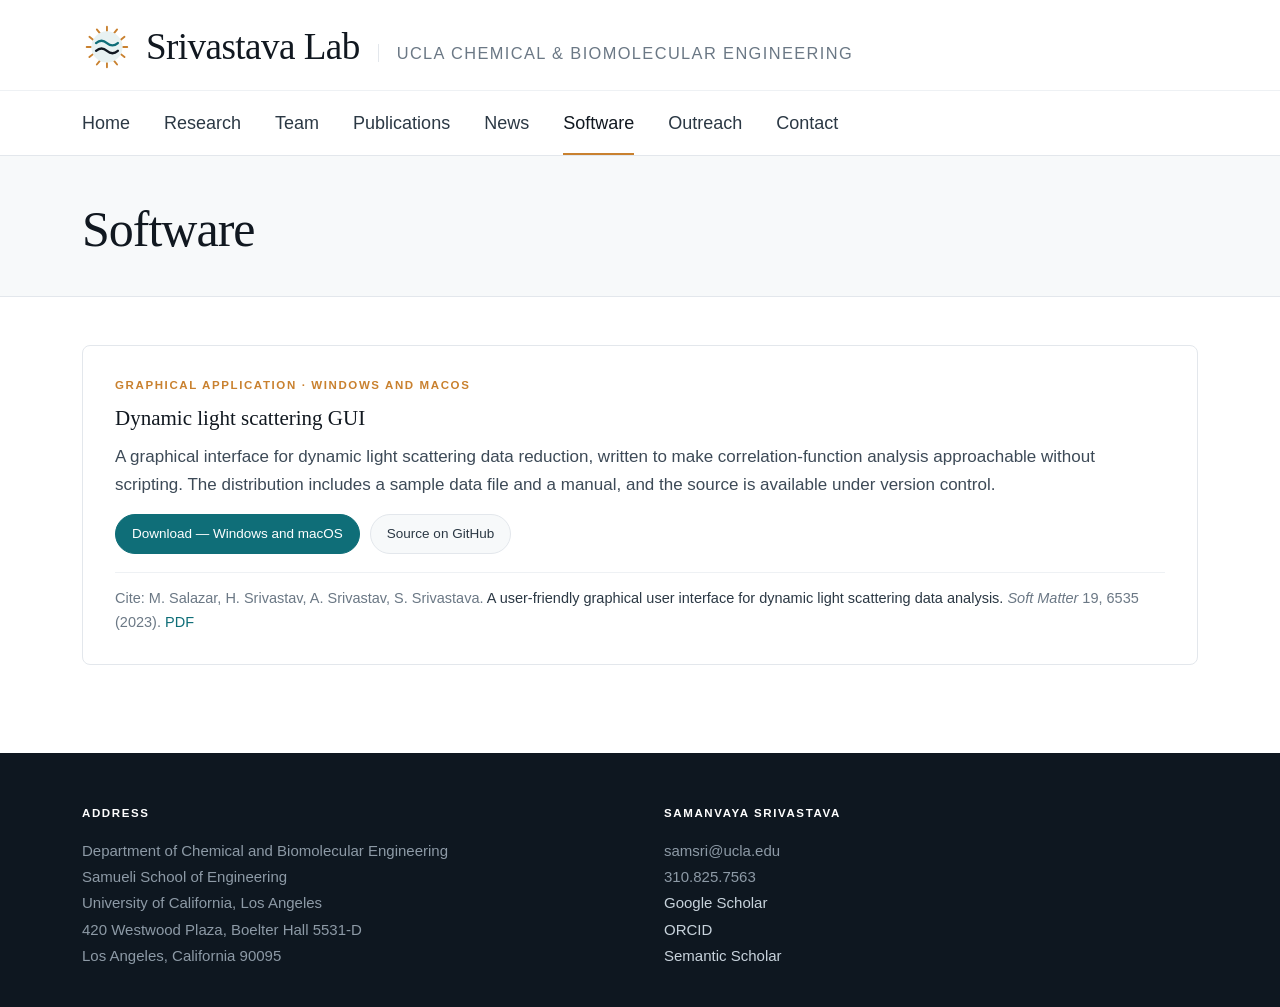
<file: software.html>
<!DOCTYPE html>
<html lang="en">
<head>
<meta charset="utf-8">
<meta name="viewport" content="width=device-width, initial-scale=1">
<title>Software | Srivastava Lab, UCLA</title>
<meta name="description" content="Complex coacervates at Samanvaya Srivastava Lab at UCLA: protocells, hydrogels, bio-inspired wet adhesives, and selective separations.">
<meta name="author" content="Samanvaya Srivastava">
<link rel="canonical" href="https://www.srivastava-lab.net/software.html">
<meta property="og:type" content="website">
<meta property="og:title" content="Software | Srivastava Lab, UCLA">
<meta property="og:description" content="Complex coacervates at Samanvaya Srivastava Lab at UCLA: protocells, hydrogels, bio-inspired wet adhesives, and selective separations.">
<meta property="og:image" content="https://www.srivastava-lab.net/Research%20photos/web/panel_emulsions.jpg">
<meta property="og:url" content="https://www.srivastava-lab.net/software.html">
<meta name="twitter:card" content="summary_large_image">
<meta name="twitter:title" content="Software | Srivastava Lab, UCLA">
<meta name="twitter:description" content="Complex coacervates at Samanvaya Srivastava Lab at UCLA: protocells, hydrogels, bio-inspired wet adhesives, and selective separations.">
<meta name="twitter:image" content="https://www.srivastava-lab.net/Research%20photos/web/panel_emulsions.jpg">
<link rel="icon" href="Logo/favicon.ico" sizes="any">
<link rel="icon" href="Logo/srivastava-lab-mark.svg" type="image/svg+xml">
<link rel="apple-touch-icon" href="Logo/srivastava-lab-mark-256.png">
<link rel="stylesheet" href="style.css?v=10132129">
<script type="application/ld+json">
{
  "@context": "https://schema.org",
  "@graph": [
    {
      "@type": "Person",
      "@id": "https://orcid.org/0000-0002-3519-7224",
      "name": "Samanvaya Srivastava",
      "givenName": "Samanvaya",
      "familyName": "Srivastava",
      "jobTitle": "Associate Professor of Chemical and Biomolecular Engineering",
      "email": "samsri@ucla.edu",
      "affiliation": {
        "@type": "CollegeOrUniversity",
        "name": "University of California, Los Angeles"
      },
      "knowsAbout": [
        "Complex coacervation",
        "Complex coacervates",
        "Polyelectrolyte complexation",
        "Liquid–liquid phase separation",
        "Coacervate protocells",
        "Membraneless compartments",
        "Polyelectrolyte complex hydrogels",
        "Block polyelectrolyte self-assembly",
        "Bio-inspired wet adhesives",
        "Soft matter physics",
        "Small-angle X-ray and neutron scattering"
      ],
      "sameAs": [
        "https://orcid.org/0000-0002-3519-7224",
        "https://scholar.google.com/citations?user=oKq74IoAAAAJ",
        "https://www.semanticscholar.org/author/4964681",
        "https://samueli.ucla.edu/people/samanvaya-srivastava/"
      ]
    },
    {
      "@type": "ResearchOrganization",
      "name": "Srivastava Lab",
      "alternateName": "Srivastava Group, UCLA",
      "description": "Research group studying complex coacervation and the electrostatic self-assembly of soft materials at UCLA.",
      "parentOrganization": {
        "@type": "CollegeOrUniversity",
        "name": "University of California, Los Angeles"
      },
      "employee": { "@id": "https://orcid.org/0000-0002-3519-7224" }
    }
  ]
}
</script>
</head>
<body>
<a class="skip" href="#content">Skip to content</a>
<header class="masthead">
  <div class="wrap masthead-inner">
    <a class="brand" href="index.html"><svg class="logo" viewBox="0 0 64 64" aria-hidden="true" focusable="false"><g stroke="#c9812f" stroke-width="2.4" stroke-linecap="round"><line x1="32.0" y1="6.0" x2="32.0" y2="11.5"/><line x1="45.0" y1="9.5" x2="41.2" y2="14.2"/><line x1="54.5" y1="19.0" x2="49.8" y2="22.8"/><line x1="58.0" y1="32.0" x2="52.5" y2="32.0"/><line x1="54.5" y1="45.0" x2="49.8" y2="41.2"/><line x1="45.0" y1="54.5" x2="41.2" y2="49.8"/><line x1="32.0" y1="58.0" x2="32.0" y2="52.5"/><line x1="19.0" y1="54.5" x2="22.8" y2="49.8"/><line x1="9.5" y1="45.0" x2="14.2" y2="41.2"/><line x1="6.0" y1="32.0" x2="11.5" y2="32.0"/><line x1="9.5" y1="19.0" x2="14.2" y2="22.8"/><line x1="19.0" y1="9.5" x2="22.8" y2="14.2"/></g><circle cx="32" cy="32" r="20" fill="#e8f2f2"/><path d="M18 27q7-6 14 0t14 0" fill="none" stroke="#0f6e78" stroke-width="3" stroke-linecap="round"/><path d="M18 37q7-6 14 0t14 0" fill="none" stroke="#111820" stroke-width="3" stroke-linecap="round"/></svg><span class="wordmark">Srivastava Lab<small>UCLA Chemical &amp; Biomolecular Engineering</small></span></a>
  </div>
</header>

<nav class="nav" id="main">
  <div class="wrap nav-inner">
    <a class="navbrand" href="index.html"><svg class="logo" viewBox="0 0 64 64" aria-hidden="true" focusable="false"><g stroke="#c9812f" stroke-width="2.4" stroke-linecap="round"><line x1="32.0" y1="6.0" x2="32.0" y2="11.5"/><line x1="45.0" y1="9.5" x2="41.2" y2="14.2"/><line x1="54.5" y1="19.0" x2="49.8" y2="22.8"/><line x1="58.0" y1="32.0" x2="52.5" y2="32.0"/><line x1="54.5" y1="45.0" x2="49.8" y2="41.2"/><line x1="45.0" y1="54.5" x2="41.2" y2="49.8"/><line x1="32.0" y1="58.0" x2="32.0" y2="52.5"/><line x1="19.0" y1="54.5" x2="22.8" y2="49.8"/><line x1="9.5" y1="45.0" x2="14.2" y2="41.2"/><line x1="6.0" y1="32.0" x2="11.5" y2="32.0"/><line x1="9.5" y1="19.0" x2="14.2" y2="22.8"/><line x1="19.0" y1="9.5" x2="22.8" y2="14.2"/></g><circle cx="32" cy="32" r="20" fill="#e8f2f2"/><path d="M18 27q7-6 14 0t14 0" fill="none" stroke="#0f6e78" stroke-width="3" stroke-linecap="round"/><path d="M18 37q7-6 14 0t14 0" fill="none" stroke="#111820" stroke-width="3" stroke-linecap="round"/></svg><span>Srivastava Lab</span></a>
    <ul>
      <li><a href="index.html">Home</a></li>
      <li><a href="research.html">Research</a></li>
      <li><a href="team.html">Team</a></li>
      <li><a href="publications.html">Publications</a></li>
      <li><a href="news.html">News</a></li>
      <li><a href="software.html" class="on" aria-current="page">Software</a></li>
      <li><a href="outreach.html">Outreach</a></li>
      <li><a href="contact.html">Contact</a></li>
    </ul>
  </div>
</nav>

<!-- ===================== HOME ===================== -->

<main id="content">
  <header class="rhead slim">
    <div class="wrap">
      <h1>Software</h1>
    </div>
  </header>

  <section class="pagebody">
    <div class="wrap">
      <div class="tools">

        <div class="tool">
          <p class="kind">Graphical application &middot; Windows and macOS</p>
          <h2>Dynamic light scattering GUI</h2>
          <p>A graphical interface for dynamic light scattering data reduction, written to make correlation-function analysis approachable without scripting. The distribution includes a sample data file and a manual, and the source is available under version control.</p>
          <p class="getlinks">
            <a class="primary" href="https://osf.io/6b3zf/" target="_blank" rel="noopener">Download &mdash; Windows and macOS</a>
            <a href="https://github.com/samanvaya1/DLS_GUI" target="_blank" rel="noopener">Source on GitHub</a>
          </p>
          <p class="cite">Cite: M. Salazar, H. Srivastav, A. Srivastav, S. Srivastava. <span style="color:var(--ink-2)">A user-friendly graphical user interface for dynamic light scattering data analysis.</span> <em>Soft Matter</em> 19, 6535 (2023). <a href="https://pubs.rsc.org/en/content/articlelanding/2023/sm/d3sm00469d" target="_blank" rel="noopener">PDF</a></p>
        </div>

      </div>
    </div>
  </section>
</main>

<footer>
  <div class="wrap">
    <div class="cols">
      <div>
        <h2>Address</h2>
        <ul>
          <li>Department of Chemical and Biomolecular Engineering</li>
          <li>Samueli School of Engineering</li>
          <li>University of California, Los Angeles</li>
          <li>420 Westwood Plaza, Boelter Hall 5531-D</li>
          <li>Los Angeles, California 90095</li>
        </ul>
      </div>
      <div>
        <h2>Samanvaya Srivastava</h2>
        <ul>
          <li>samsri<span>&#64;</span>ucla.edu</li>
          <li>310.825.7563</li>
          <li><a href="https://scholar.google.com/citations?user=oKq74IoAAAAJ" target="_blank" rel="noopener">Google Scholar</a></li>
          <li><a href="https://orcid.org/0000-0002-3519-7224" target="_blank" rel="noopener">ORCID</a></li>
          <li><a href="https://www.semanticscholar.org/author/4964681" target="_blank" rel="noopener">Semantic Scholar</a></li>
        </ul>
      </div>
    </div>
  </div>
</footer>
<script src="site.js?v=10132129"></script>
</body>
</html>
</file>
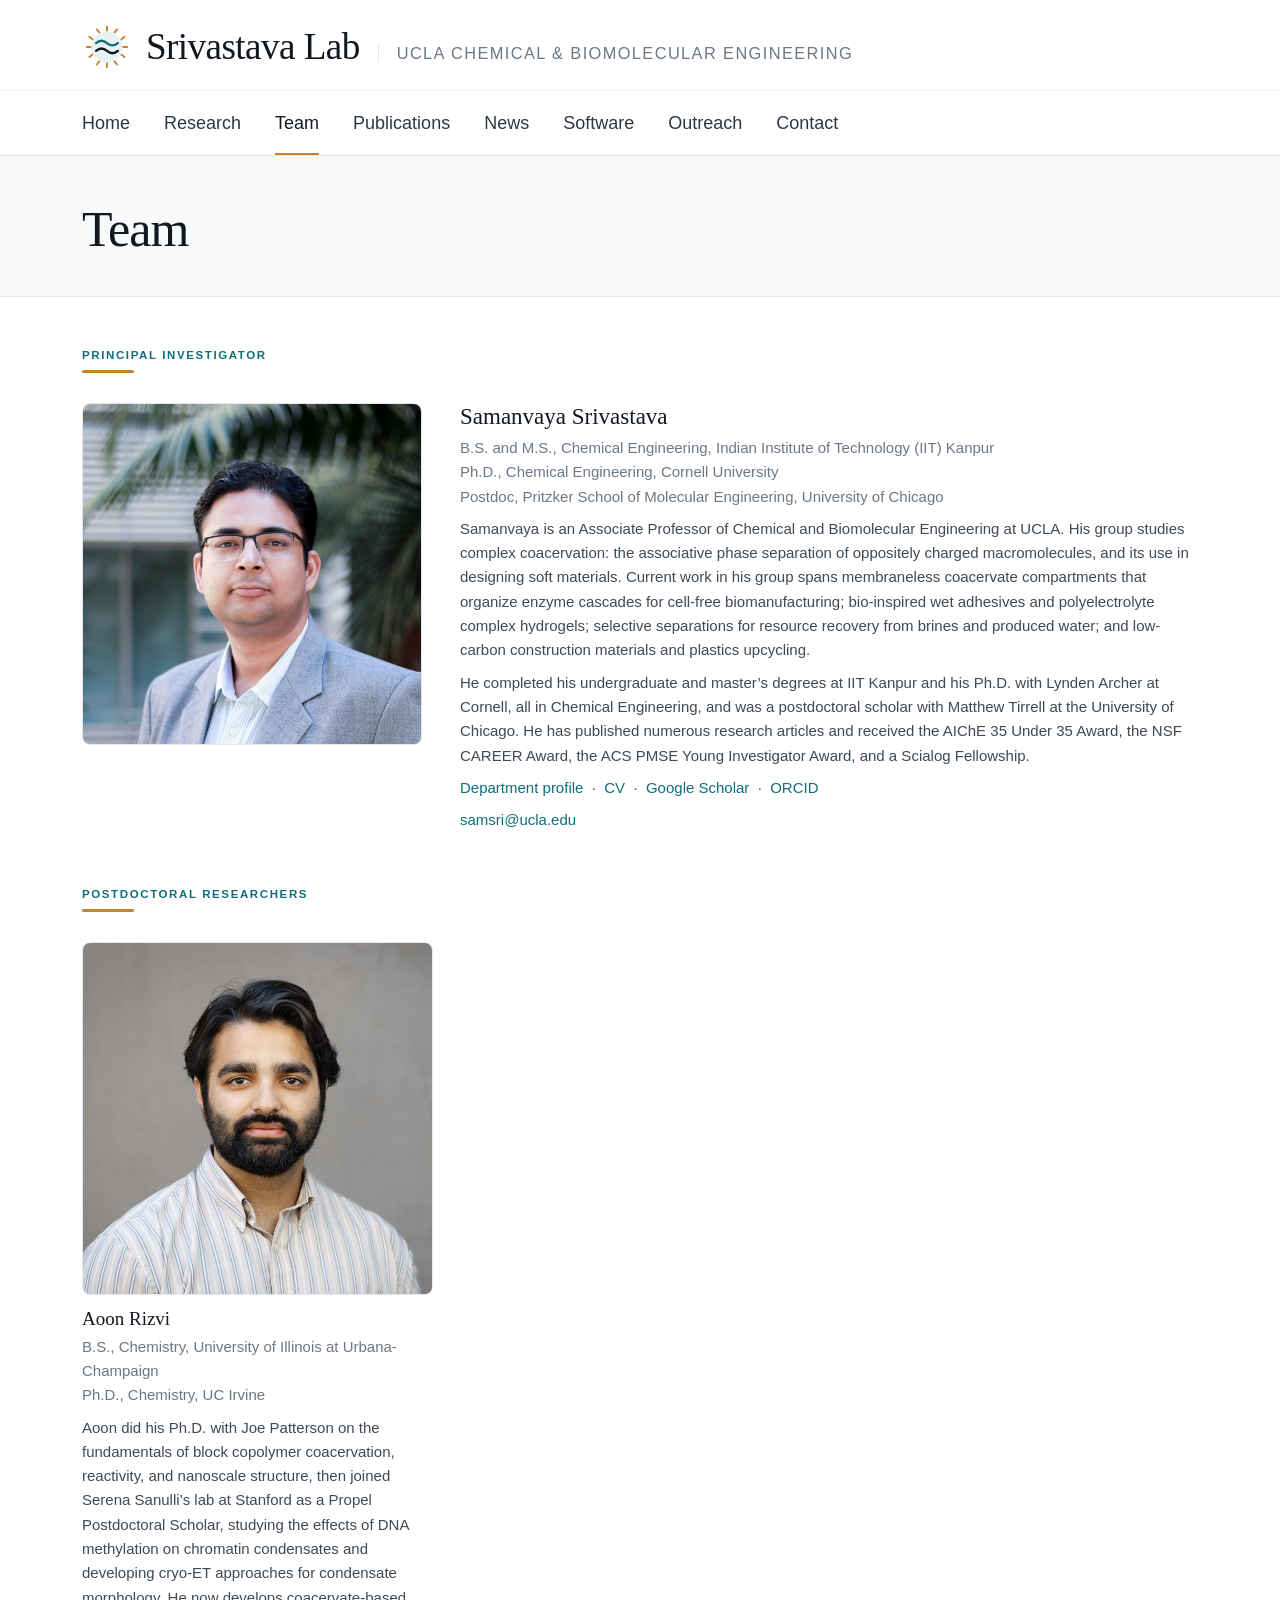
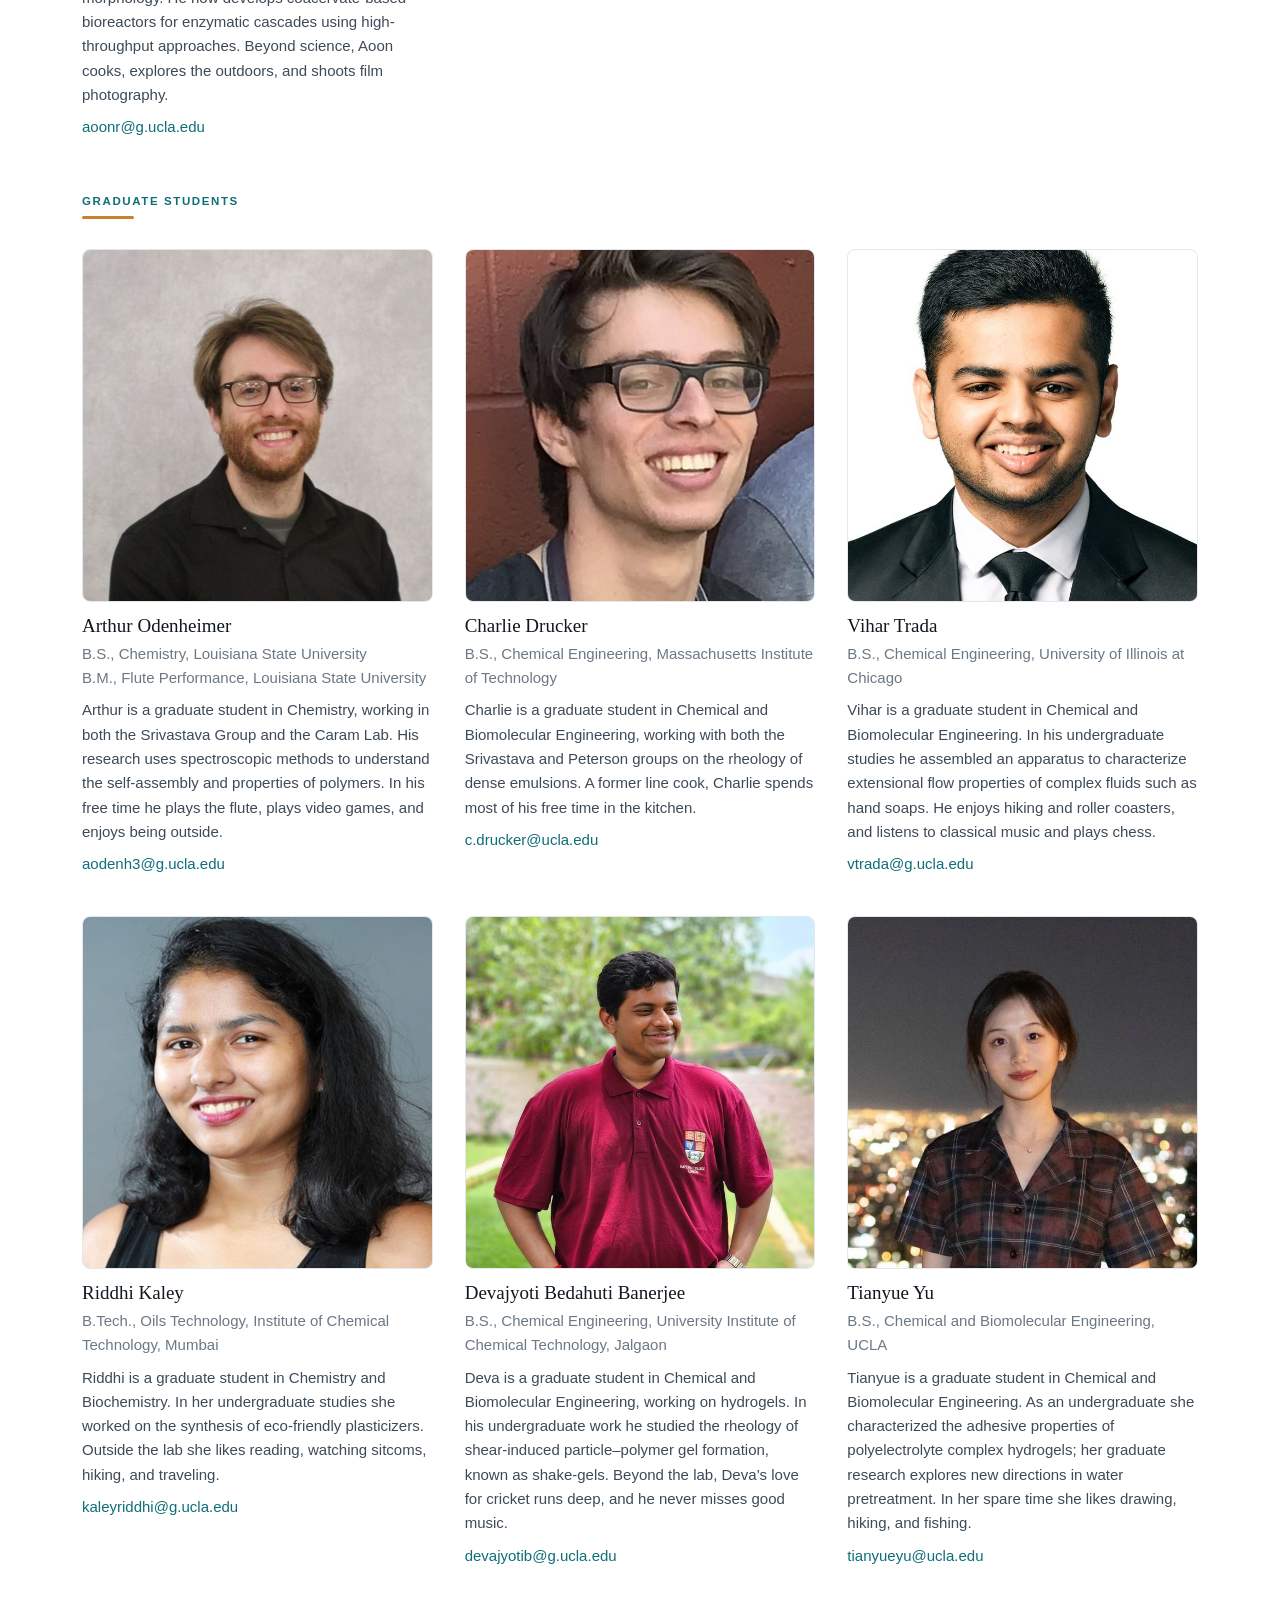
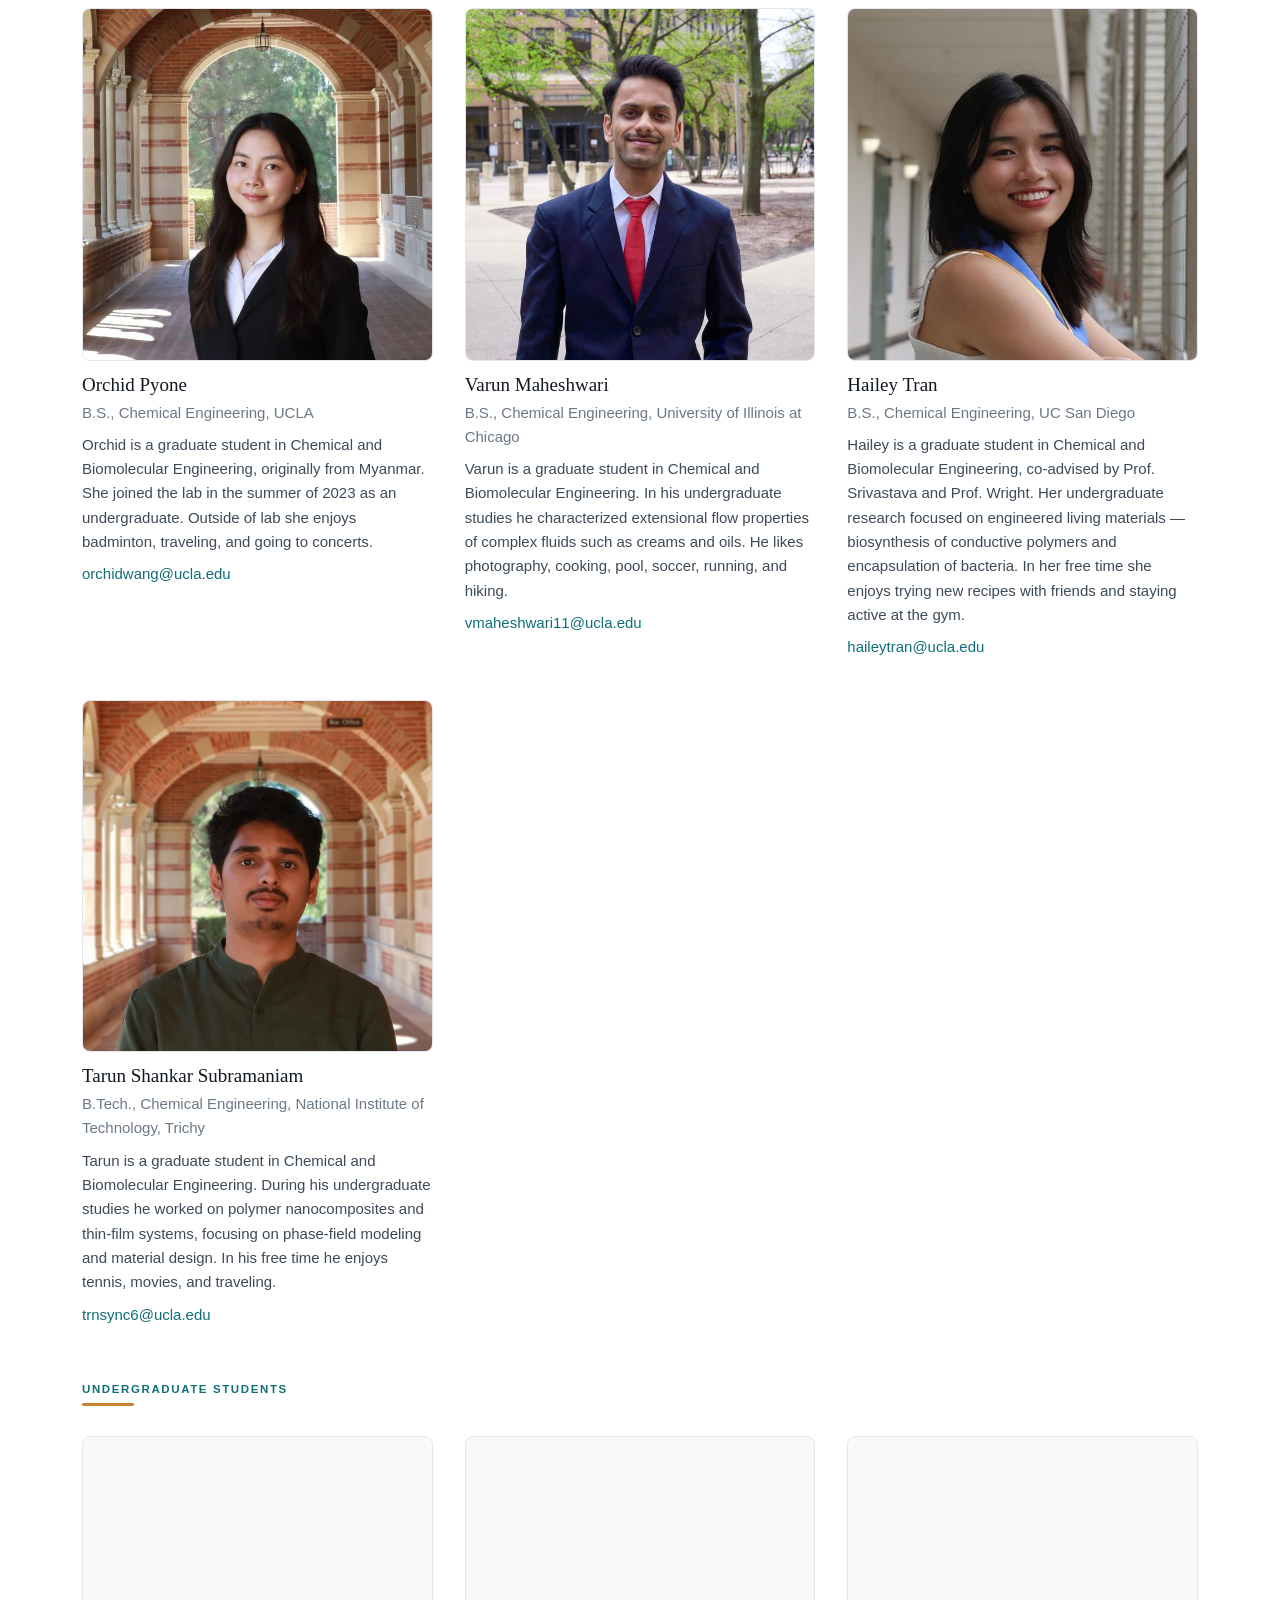
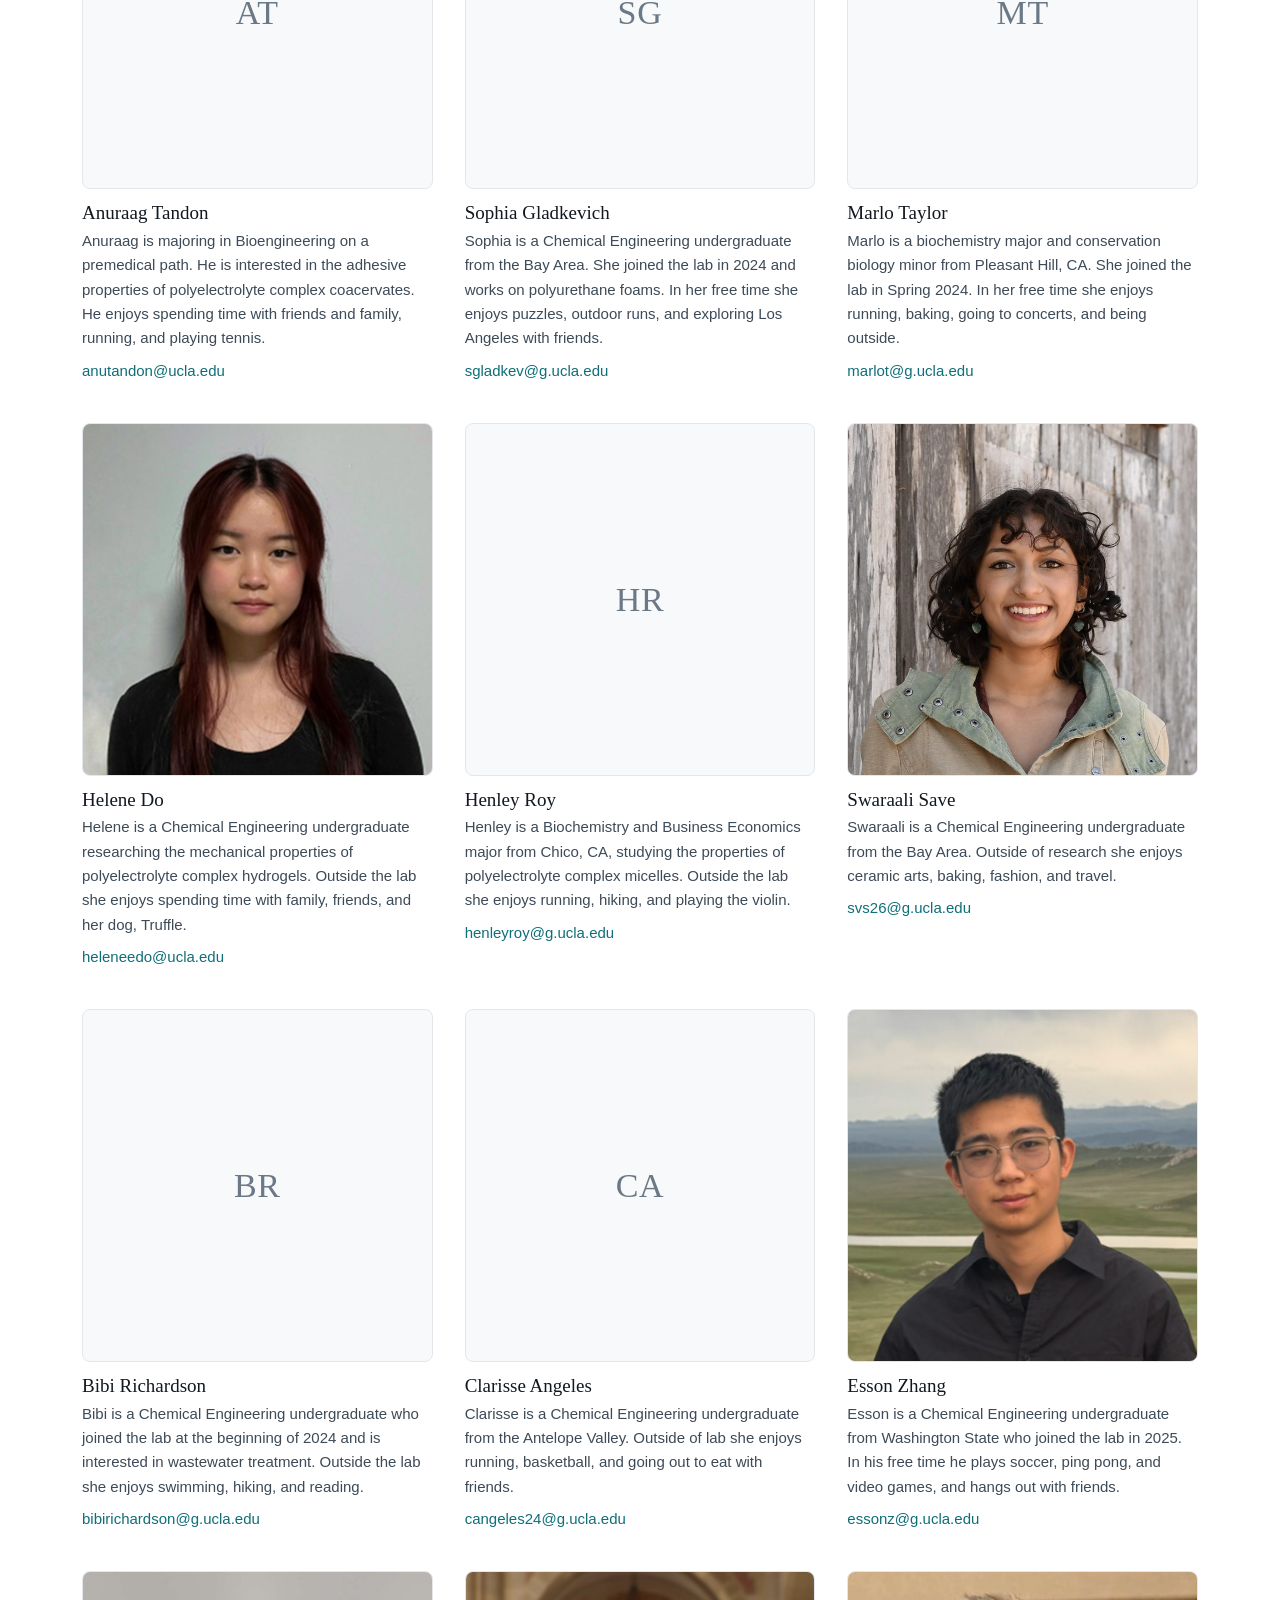
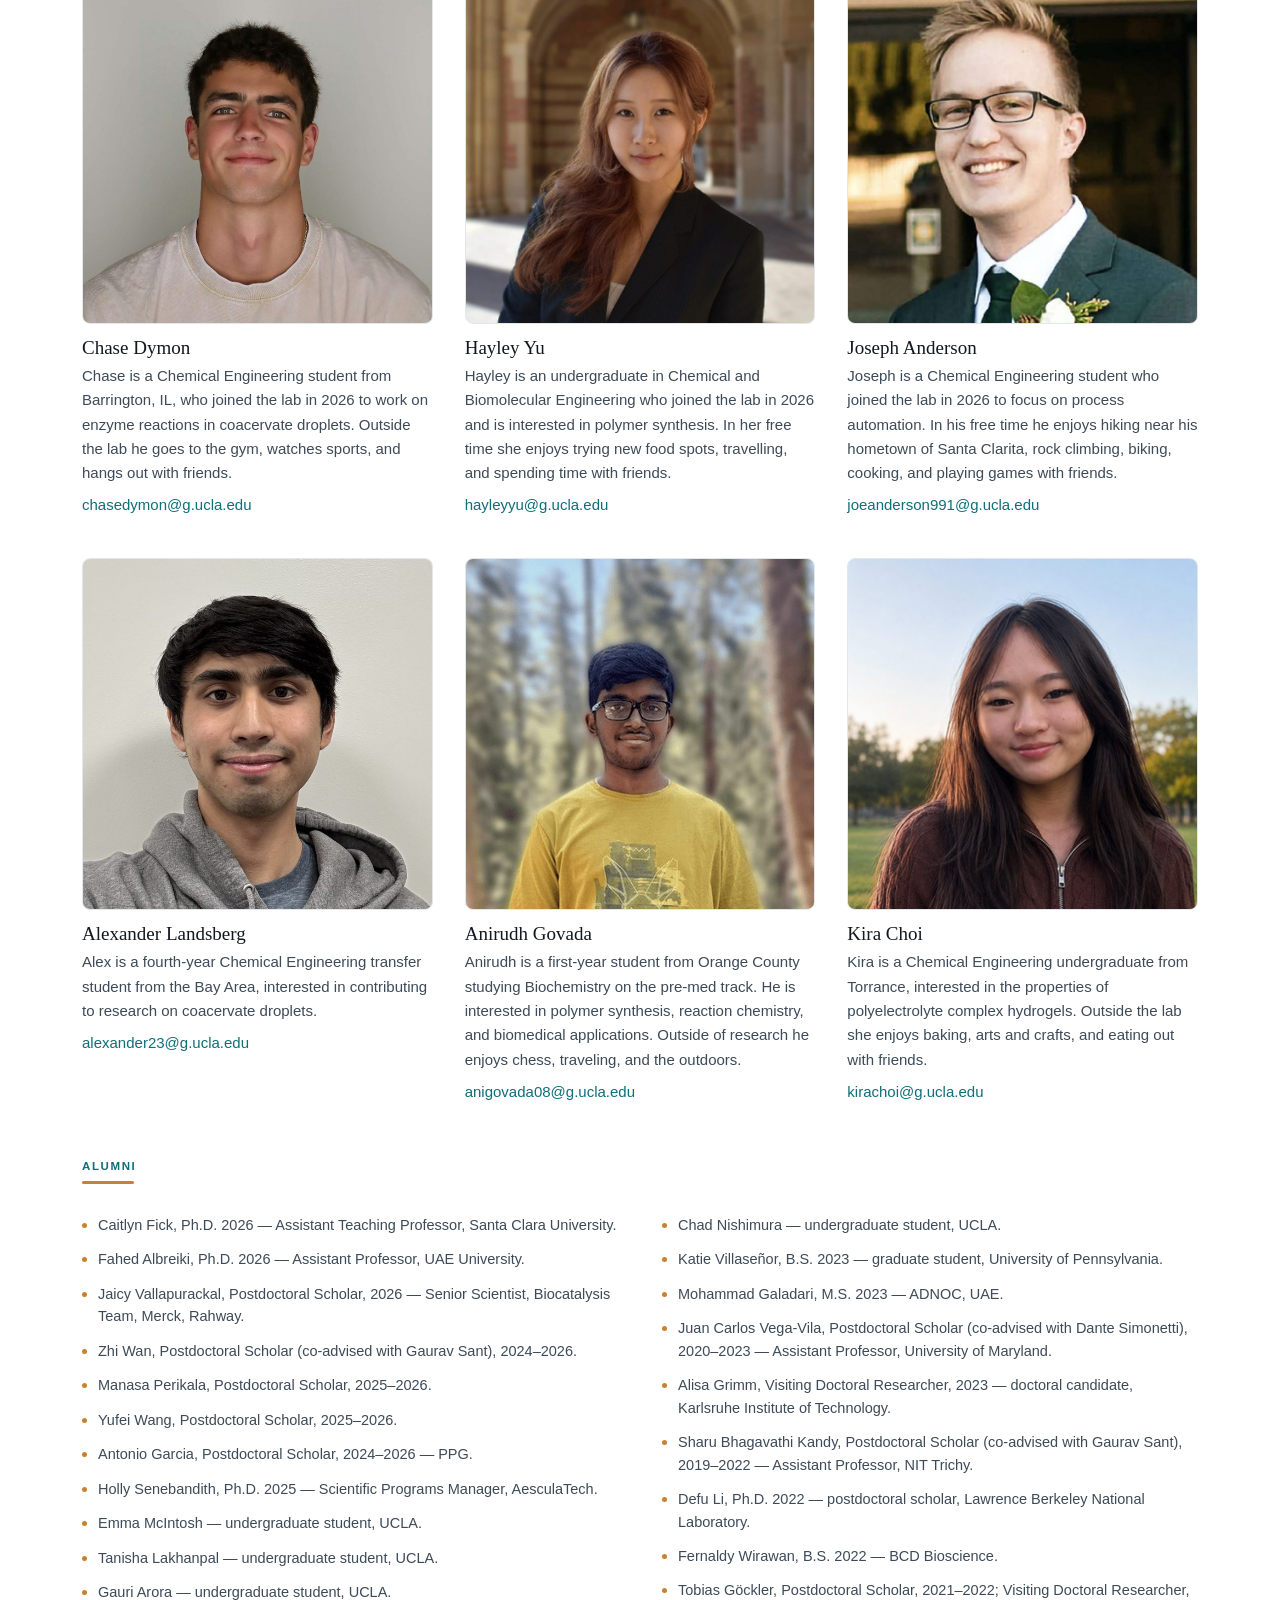
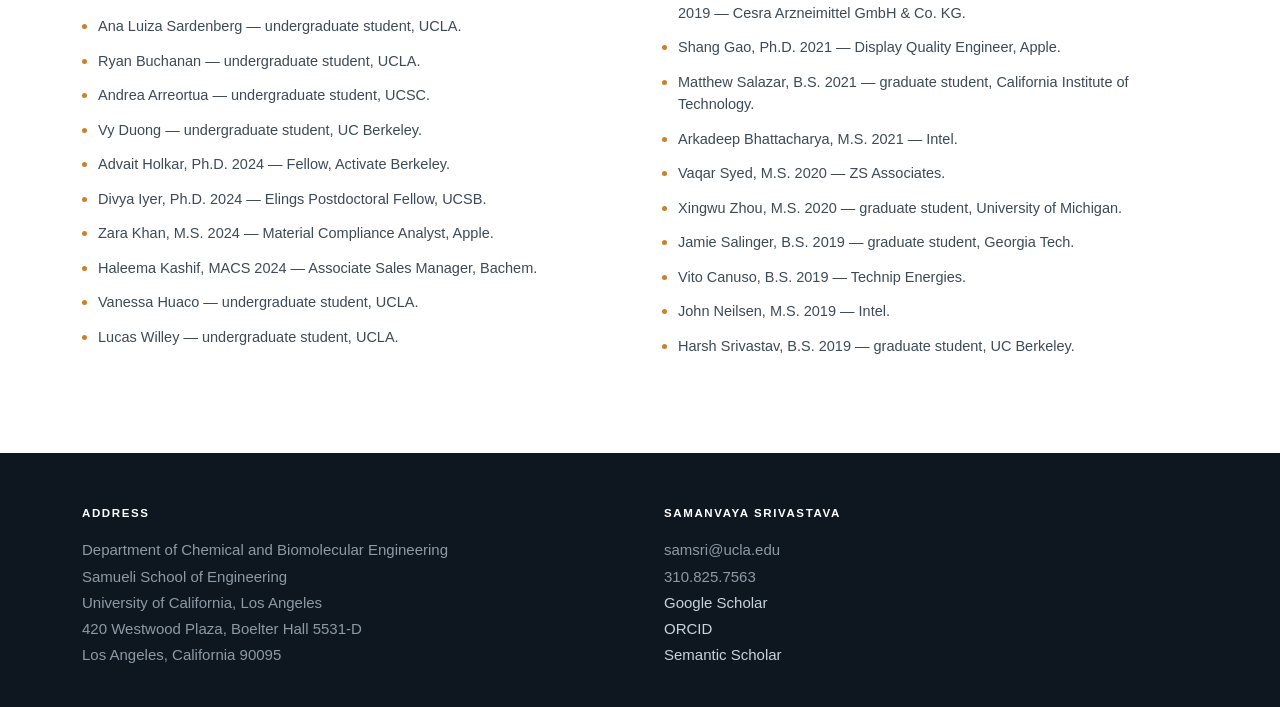
<file: team.html>
<!DOCTYPE html>
<html lang="en">
<head>
<meta charset="utf-8">
<meta name="viewport" content="width=device-width, initial-scale=1">
<title>Team | Srivastava Lab, UCLA</title>
<meta name="description" content="Complex coacervates at Samanvaya Srivastava Lab at UCLA: protocells, hydrogels, bio-inspired wet adhesives, and selective separations.">
<meta name="author" content="Samanvaya Srivastava">
<link rel="canonical" href="https://www.srivastava-lab.net/team.html">
<meta property="og:type" content="website">
<meta property="og:title" content="Team | Srivastava Lab, UCLA">
<meta property="og:description" content="Complex coacervates at Samanvaya Srivastava Lab at UCLA: protocells, hydrogels, bio-inspired wet adhesives, and selective separations.">
<meta property="og:image" content="https://www.srivastava-lab.net/Research%20photos/web/panel_emulsions.jpg">
<meta property="og:url" content="https://www.srivastava-lab.net/team.html">
<meta name="twitter:card" content="summary_large_image">
<meta name="twitter:title" content="Team | Srivastava Lab, UCLA">
<meta name="twitter:description" content="Complex coacervates at Samanvaya Srivastava Lab at UCLA: protocells, hydrogels, bio-inspired wet adhesives, and selective separations.">
<meta name="twitter:image" content="https://www.srivastava-lab.net/Research%20photos/web/panel_emulsions.jpg">
<link rel="icon" href="Logo/favicon.ico" sizes="any">
<link rel="icon" href="Logo/srivastava-lab-mark.svg" type="image/svg+xml">
<link rel="apple-touch-icon" href="Logo/srivastava-lab-mark-256.png">
<link rel="stylesheet" href="style.css?v=10132129">
<script type="application/ld+json">
{
  "@context": "https://schema.org",
  "@graph": [
    {
      "@type": "Person",
      "@id": "https://orcid.org/0000-0002-3519-7224",
      "name": "Samanvaya Srivastava",
      "givenName": "Samanvaya",
      "familyName": "Srivastava",
      "jobTitle": "Associate Professor of Chemical and Biomolecular Engineering",
      "email": "samsri@ucla.edu",
      "affiliation": {
        "@type": "CollegeOrUniversity",
        "name": "University of California, Los Angeles"
      },
      "knowsAbout": [
        "Complex coacervation",
        "Complex coacervates",
        "Polyelectrolyte complexation",
        "Liquid–liquid phase separation",
        "Coacervate protocells",
        "Membraneless compartments",
        "Polyelectrolyte complex hydrogels",
        "Block polyelectrolyte self-assembly",
        "Bio-inspired wet adhesives",
        "Soft matter physics",
        "Small-angle X-ray and neutron scattering"
      ],
      "sameAs": [
        "https://orcid.org/0000-0002-3519-7224",
        "https://scholar.google.com/citations?user=oKq74IoAAAAJ",
        "https://www.semanticscholar.org/author/4964681",
        "https://samueli.ucla.edu/people/samanvaya-srivastava/"
      ]
    },
    {
      "@type": "ResearchOrganization",
      "name": "Srivastava Lab",
      "alternateName": "Srivastava Group, UCLA",
      "description": "Research group studying complex coacervation and the electrostatic self-assembly of soft materials at UCLA.",
      "parentOrganization": {
        "@type": "CollegeOrUniversity",
        "name": "University of California, Los Angeles"
      },
      "employee": { "@id": "https://orcid.org/0000-0002-3519-7224" }
    }
  ]
}
</script>
</head>
<body>
<a class="skip" href="#content">Skip to content</a>
<header class="masthead">
  <div class="wrap masthead-inner">
    <a class="brand" href="index.html"><svg class="logo" viewBox="0 0 64 64" aria-hidden="true" focusable="false"><g stroke="#c9812f" stroke-width="2.4" stroke-linecap="round"><line x1="32.0" y1="6.0" x2="32.0" y2="11.5"/><line x1="45.0" y1="9.5" x2="41.2" y2="14.2"/><line x1="54.5" y1="19.0" x2="49.8" y2="22.8"/><line x1="58.0" y1="32.0" x2="52.5" y2="32.0"/><line x1="54.5" y1="45.0" x2="49.8" y2="41.2"/><line x1="45.0" y1="54.5" x2="41.2" y2="49.8"/><line x1="32.0" y1="58.0" x2="32.0" y2="52.5"/><line x1="19.0" y1="54.5" x2="22.8" y2="49.8"/><line x1="9.5" y1="45.0" x2="14.2" y2="41.2"/><line x1="6.0" y1="32.0" x2="11.5" y2="32.0"/><line x1="9.5" y1="19.0" x2="14.2" y2="22.8"/><line x1="19.0" y1="9.5" x2="22.8" y2="14.2"/></g><circle cx="32" cy="32" r="20" fill="#e8f2f2"/><path d="M18 27q7-6 14 0t14 0" fill="none" stroke="#0f6e78" stroke-width="3" stroke-linecap="round"/><path d="M18 37q7-6 14 0t14 0" fill="none" stroke="#111820" stroke-width="3" stroke-linecap="round"/></svg><span class="wordmark">Srivastava Lab<small>UCLA Chemical &amp; Biomolecular Engineering</small></span></a>
  </div>
</header>

<nav class="nav" id="main">
  <div class="wrap nav-inner">
    <a class="navbrand" href="index.html"><svg class="logo" viewBox="0 0 64 64" aria-hidden="true" focusable="false"><g stroke="#c9812f" stroke-width="2.4" stroke-linecap="round"><line x1="32.0" y1="6.0" x2="32.0" y2="11.5"/><line x1="45.0" y1="9.5" x2="41.2" y2="14.2"/><line x1="54.5" y1="19.0" x2="49.8" y2="22.8"/><line x1="58.0" y1="32.0" x2="52.5" y2="32.0"/><line x1="54.5" y1="45.0" x2="49.8" y2="41.2"/><line x1="45.0" y1="54.5" x2="41.2" y2="49.8"/><line x1="32.0" y1="58.0" x2="32.0" y2="52.5"/><line x1="19.0" y1="54.5" x2="22.8" y2="49.8"/><line x1="9.5" y1="45.0" x2="14.2" y2="41.2"/><line x1="6.0" y1="32.0" x2="11.5" y2="32.0"/><line x1="9.5" y1="19.0" x2="14.2" y2="22.8"/><line x1="19.0" y1="9.5" x2="22.8" y2="14.2"/></g><circle cx="32" cy="32" r="20" fill="#e8f2f2"/><path d="M18 27q7-6 14 0t14 0" fill="none" stroke="#0f6e78" stroke-width="3" stroke-linecap="round"/><path d="M18 37q7-6 14 0t14 0" fill="none" stroke="#111820" stroke-width="3" stroke-linecap="round"/></svg><span>Srivastava Lab</span></a>
    <ul>
      <li><a href="index.html">Home</a></li>
      <li><a href="research.html">Research</a></li>
      <li><a href="team.html" class="on" aria-current="page">Team</a></li>
      <li><a href="publications.html">Publications</a></li>
      <li><a href="news.html">News</a></li>
      <li><a href="software.html">Software</a></li>
      <li><a href="outreach.html">Outreach</a></li>
      <li><a href="contact.html">Contact</a></li>
    </ul>
  </div>
</nav>

<!-- ===================== HOME ===================== -->

<main id="content">
  <header class="rhead slim">
    <div class="wrap">
      <h1>Team</h1>
    </div>
  </header>

  <section class="pagebody">
    <div class="wrap">

      <h2 class="rolehead">Principal investigator</h2>
      <div class="roleline"></div>
      <div class="people">
          <div class="person pi">
            <div class="av"><img src="Members/web/Sam_Sri.jpg" alt="Samanvaya Srivastava" width="640" height="640"></div>
            <div>
              <h3>Samanvaya Srivastava</h3>
              <p class="deg">B.S. and M.S., Chemical Engineering, Indian Institute of Technology (IIT) Kanpur<br>Ph.D., Chemical Engineering, Cornell University<br>Postdoc, Pritzker School of Molecular Engineering, University of Chicago</p>
              <p>Samanvaya is an Associate Professor of Chemical and Biomolecular Engineering at UCLA. His group studies complex coacervation: the associative phase separation of oppositely charged macromolecules, and its use in designing soft materials. Current work in his group spans membraneless coacervate compartments that organize enzyme cascades for cell-free biomanufacturing; bio-inspired wet adhesives and polyelectrolyte complex hydrogels; selective separations for resource recovery from brines and produced water; and low-carbon construction materials and plastics upcycling.</p><p>He completed his undergraduate and master&rsquo;s degrees at IIT Kanpur and his Ph.D. with Lynden Archer at Cornell, all in Chemical Engineering, and was a postdoctoral scholar with Matthew Tirrell at the University of Chicago. He has published numerous research articles and received the AIChE 35 Under 35 Award, the NSF CAREER Award, the ACS PMSE Young Investigator Award, and a Scialog Fellowship.</p><p><a href="https://samueli.ucla.edu/people/samanvaya-srivastava/" target="_blank" rel="noopener">Department profile</a> &nbsp;&middot;&nbsp; <a href="https://drive.google.com/file/d/1-C5-m04T2a2vUSHSFSl3yAsemMGIJGd5/view" target="_blank" rel="noopener">CV</a> &nbsp;&middot;&nbsp; <a href="https://scholar.google.com/citations?user=oKq74IoAAAAJ" target="_blank" rel="noopener">Google Scholar</a> &nbsp;&middot;&nbsp; <a href="https://orcid.org/0000-0002-3519-7224" target="_blank" rel="noopener">ORCID</a></p>
              <p class="mail">samsri<span>&#64;</span>ucla.edu</p>
            </div>
          </div>
      </div>

      <h2 class="rolehead">Postdoctoral researchers</h2>
      <div class="roleline"></div>
      <div class="people">
          <div class="person">
            <div class="av"><img src="Members/web/Aoon_Rizvi.jpg" alt="Aoon Rizvi" width="640" height="640"></div>
            <div>
              <h3>Aoon Rizvi</h3>
              <p class="deg">B.S., Chemistry, University of Illinois at Urbana-Champaign<br>Ph.D., Chemistry, UC Irvine</p>
              <p>Aoon did his Ph.D. with Joe Patterson on the fundamentals of block copolymer coacervation, reactivity, and nanoscale structure, then joined Serena Sanulli&rsquo;s lab at Stanford as a Propel Postdoctoral Scholar, studying the effects of DNA methylation on chromatin condensates and developing cryo-ET approaches for condensate morphology. He now develops coacervate-based bioreactors for enzymatic cascades using high-throughput approaches. Beyond science, Aoon cooks, explores the outdoors, and shoots film photography.</p>
              <p class="mail">aoonr<span>&#64;</span>g.ucla.edu</p>
            </div>
          </div>
      </div>

      <h2 class="rolehead">Graduate students</h2>
      <div class="roleline"></div>
      <div class="people">
          <div class="person">
            <div class="av"><img src="Members/web/Arthur_Odenheimer.jpg" alt="Arthur Odenheimer" width="640" height="640"></div>
            <div>
              <h3>Arthur Odenheimer</h3>
              <p class="deg">B.S., Chemistry, Louisiana State University<br>B.M., Flute Performance, Louisiana State University</p>
              <p>Arthur is a graduate student in Chemistry, working in both the Srivastava Group and the Caram Lab. His research uses spectroscopic methods to understand the self-assembly and properties of polymers. In his free time he plays the flute, plays video games, and enjoys being outside.</p>
              <p class="mail">aodenh3<span>&#64;</span>g.ucla.edu</p>
            </div>
          </div>
          <div class="person">
            <div class="av"><img src="Members/web/Drucker_Charlie.jpg" alt="Charlie Drucker" width="640" height="640"></div>
            <div>
              <h3>Charlie Drucker</h3>
              <p class="deg">B.S., Chemical Engineering, Massachusetts Institute of Technology</p>
              <p>Charlie is a graduate student in Chemical and Biomolecular Engineering, working with both the Srivastava and Peterson groups on the rheology of dense emulsions. A former line cook, Charlie spends most of his free time in the kitchen.</p>
              <p class="mail">c.drucker<span>&#64;</span>ucla.edu</p>
            </div>
          </div>
          <div class="person">
            <div class="av"><img src="Members/web/Vihar_Trada.jpg" alt="Vihar Trada" width="640" height="640"></div>
            <div>
              <h3>Vihar Trada</h3>
              <p class="deg">B.S., Chemical Engineering, University of Illinois at Chicago</p>
              <p>Vihar is a graduate student in Chemical and Biomolecular Engineering. In his undergraduate studies he assembled an apparatus to characterize extensional flow properties of complex fluids such as hand soaps. He enjoys hiking and roller coasters, and listens to classical music and plays chess.</p>
              <p class="mail">vtrada<span>&#64;</span>g.ucla.edu</p>
            </div>
          </div>
          <div class="person">
            <div class="av"><img src="Members/web/Riddhi_Kaley.jpg" alt="Riddhi Kaley" width="640" height="640"></div>
            <div>
              <h3>Riddhi Kaley</h3>
              <p class="deg">B.Tech., Oils Technology, Institute of Chemical Technology, Mumbai</p>
              <p>Riddhi is a graduate student in Chemistry and Biochemistry. In her undergraduate studies she worked on the synthesis of eco-friendly plasticizers. Outside the lab she likes reading, watching sitcoms, hiking, and traveling.</p>
              <p class="mail">kaleyriddhi<span>&#64;</span>g.ucla.edu</p>
            </div>
          </div>
          <div class="person">
            <div class="av"><img src="Members/web/Banerjee_Devajyoti__Bedahuti.jpg" alt="Devajyoti Bedahuti Banerjee" width="640" height="640"></div>
            <div>
              <h3>Devajyoti Bedahuti Banerjee</h3>
              <p class="deg">B.S., Chemical Engineering, University Institute of Chemical Technology, Jalgaon</p>
              <p>Deva is a graduate student in Chemical and Biomolecular Engineering, working on hydrogels. In his undergraduate work he studied the rheology of shear-induced particle&ndash;polymer gel formation, known as shake-gels. Beyond the lab, Deva&rsquo;s love for cricket runs deep, and he never misses good music.</p>
              <p class="mail">devajyotib<span>&#64;</span>g.ucla.edu</p>
            </div>
          </div>
          <div class="person">
            <div class="av"><img src="Members/web/Tianyue_Yu.jpg" alt="Tianyue Yu" width="640" height="640"></div>
            <div>
              <h3>Tianyue Yu</h3>
              <p class="deg">B.S., Chemical and Biomolecular Engineering, UCLA</p>
              <p>Tianyue is a graduate student in Chemical and Biomolecular Engineering. As an undergraduate she characterized the adhesive properties of polyelectrolyte complex hydrogels; her graduate research explores new directions in water pretreatment. In her spare time she likes drawing, hiking, and fishing.</p>
              <p class="mail">tianyueyu<span>&#64;</span>ucla.edu</p>
            </div>
          </div>
          <div class="person">
            <div class="av"><img src="Members/web/Orchid_Pyone.jpg" alt="Orchid Pyone" width="640" height="640"></div>
            <div>
              <h3>Orchid Pyone</h3>
              <p class="deg">B.S., Chemical Engineering, UCLA</p>
              <p>Orchid is a graduate student in Chemical and Biomolecular Engineering, originally from Myanmar. She joined the lab in the summer of 2023 as an undergraduate. Outside of lab she enjoys badminton, traveling, and going to concerts.</p>
              <p class="mail">orchidwang<span>&#64;</span>ucla.edu</p>
            </div>
          </div>
          <div class="person">
            <div class="av"><img src="Members/web/Varun_Maheshwari.jpg" alt="Varun Maheshwari" width="640" height="640"></div>
            <div>
              <h3>Varun Maheshwari</h3>
              <p class="deg">B.S., Chemical Engineering, University of Illinois at Chicago</p>
              <p>Varun is a graduate student in Chemical and Biomolecular Engineering. In his undergraduate studies he characterized extensional flow properties of complex fluids such as creams and oils. He likes photography, cooking, pool, soccer, running, and hiking.</p>
              <p class="mail">vmaheshwari11<span>&#64;</span>ucla.edu</p>
            </div>
          </div>
          <div class="person">
            <div class="av"><img src="Members/web/Hailey_Tran.jpg" alt="Hailey Tran" width="640" height="640"></div>
            <div>
              <h3>Hailey Tran</h3>
              <p class="deg">B.S., Chemical Engineering, UC San Diego</p>
              <p>Hailey is a graduate student in Chemical and Biomolecular Engineering, co-advised by Prof. Srivastava and Prof. Wright. Her undergraduate research focused on engineered living materials &mdash; biosynthesis of conductive polymers and encapsulation of bacteria. In her free time she enjoys trying new recipes with friends and staying active at the gym.</p>
              <p class="mail">haileytran<span>&#64;</span>ucla.edu</p>
            </div>
          </div>
          <div class="person">
            <div class="av"><img src="Members/web/Tarun_SS.jpg" alt="Tarun Shankar Subramaniam" width="640" height="640"></div>
            <div>
              <h3>Tarun Shankar Subramaniam</h3>
              <p class="deg">B.Tech., Chemical Engineering, National Institute of Technology, Trichy</p>
              <p>Tarun is a graduate student in Chemical and Biomolecular Engineering. During his undergraduate studies he worked on polymer nanocomposites and thin-film systems, focusing on phase-field modeling and material design. In his free time he enjoys tennis, movies, and traveling.</p>
              <p class="mail">trnsync6<span>&#64;</span>ucla.edu</p>
            </div>
          </div>
      </div>

      <h2 class="rolehead">Undergraduate students</h2>
      <div class="roleline"></div>
      <div class="people">
          <div class="person">
            <div class="av"><span class="ini">AT</span></div>
            <div>
              <h3>Anuraag Tandon</h3>
              <p>Anuraag is majoring in Bioengineering on a premedical path. He is interested in the adhesive properties of polyelectrolyte complex coacervates. He enjoys spending time with friends and family, running, and playing tennis.</p>
              <p class="mail">anutandon<span>&#64;</span>ucla.edu</p>
            </div>
          </div>
          <div class="person">
            <div class="av"><span class="ini">SG</span></div>
            <div>
              <h3>Sophia Gladkevich</h3>
              <p>Sophia is a Chemical Engineering undergraduate from the Bay Area. She joined the lab in 2024 and works on polyurethane foams. In her free time she enjoys puzzles, outdoor runs, and exploring Los Angeles with friends.</p>
              <p class="mail">sgladkev<span>&#64;</span>g.ucla.edu</p>
            </div>
          </div>
          <div class="person">
            <div class="av"><span class="ini">MT</span></div>
            <div>
              <h3>Marlo Taylor</h3>
              <p>Marlo is a biochemistry major and conservation biology minor from Pleasant Hill, CA. She joined the lab in Spring 2024. In her free time she enjoys running, baking, going to concerts, and being outside.</p>
              <p class="mail">marlot<span>&#64;</span>g.ucla.edu</p>
            </div>
          </div>
          <div class="person">
            <div class="av"><img src="Members/web/Helene_Do.jpg" alt="Helene Do" width="640" height="640"></div>
            <div>
              <h3>Helene Do</h3>
              <p>Helene is a Chemical Engineering undergraduate researching the mechanical properties of polyelectrolyte complex hydrogels. Outside the lab she enjoys spending time with family, friends, and her dog, Truffle.</p>
              <p class="mail">heleneedo<span>&#64;</span>ucla.edu</p>
            </div>
          </div>
          <div class="person">
            <div class="av"><span class="ini">HR</span></div>
            <div>
              <h3>Henley Roy</h3>
              <p>Henley is a Biochemistry and Business Economics major from Chico, CA, studying the properties of polyelectrolyte complex micelles. Outside the lab she enjoys running, hiking, and playing the violin.</p>
              <p class="mail">henleyroy<span>&#64;</span>g.ucla.edu</p>
            </div>
          </div>
          <div class="person">
            <div class="av"><img src="Members/web/Swaraali_Save.jpg" alt="Swaraali Save" width="640" height="640"></div>
            <div>
              <h3>Swaraali Save</h3>
              <p>Swaraali is a Chemical Engineering undergraduate from the Bay Area. Outside of research she enjoys ceramic arts, baking, fashion, and travel.</p>
              <p class="mail">svs26<span>&#64;</span>g.ucla.edu</p>
            </div>
          </div>
          <div class="person">
            <div class="av"><span class="ini">BR</span></div>
            <div>
              <h3>Bibi Richardson</h3>
              <p>Bibi is a Chemical Engineering undergraduate who joined the lab at the beginning of 2024 and is interested in wastewater treatment. Outside the lab she enjoys swimming, hiking, and reading.</p>
              <p class="mail">bibirichardson<span>&#64;</span>g.ucla.edu</p>
            </div>
          </div>
          <div class="person">
            <div class="av"><span class="ini">CA</span></div>
            <div>
              <h3>Clarisse Angeles</h3>
              <p>Clarisse is a Chemical Engineering undergraduate from the Antelope Valley. Outside of lab she enjoys running, basketball, and going out to eat with friends.</p>
              <p class="mail">cangeles24<span>&#64;</span>g.ucla.edu</p>
            </div>
          </div>
          <div class="person">
            <div class="av"><img src="Members/web/Esson_Zhang.jpg" alt="Esson Zhang" width="640" height="640"></div>
            <div>
              <h3>Esson Zhang</h3>
              <p>Esson is a Chemical Engineering undergraduate from Washington State who joined the lab in 2025. In his free time he plays soccer, ping pong, and video games, and hangs out with friends.</p>
              <p class="mail">essonz<span>&#64;</span>g.ucla.edu</p>
            </div>
          </div>
          <div class="person">
            <div class="av"><img src="Members/web/Chase_Dymon.jpg" alt="Chase Dymon" width="640" height="640"></div>
            <div>
              <h3>Chase Dymon</h3>
              <p>Chase is a Chemical Engineering student from Barrington, IL, who joined the lab in 2026 to work on enzyme reactions in coacervate droplets. Outside the lab he goes to the gym, watches sports, and hangs out with friends.</p>
              <p class="mail">chasedymon<span>&#64;</span>g.ucla.edu</p>
            </div>
          </div>
          <div class="person">
            <div class="av"><img src="Members/web/Hayley_Yu.jpg" alt="Hayley Yu" width="640" height="640"></div>
            <div>
              <h3>Hayley Yu</h3>
              <p>Hayley is an undergraduate in Chemical and Biomolecular Engineering who joined the lab in 2026 and is interested in polymer synthesis. In her free time she enjoys trying new food spots, travelling, and spending time with friends.</p>
              <p class="mail">hayleyyu<span>&#64;</span>g.ucla.edu</p>
            </div>
          </div>
          <div class="person">
            <div class="av"><img src="Members/web/Joseph_Anderson.jpg" alt="Joseph Anderson" width="640" height="640"></div>
            <div>
              <h3>Joseph Anderson</h3>
              <p>Joseph is a Chemical Engineering student who joined the lab in 2026 to focus on process automation. In his free time he enjoys hiking near his hometown of Santa Clarita, rock climbing, biking, cooking, and playing games with friends.</p>
              <p class="mail">joeanderson991<span>&#64;</span>g.ucla.edu</p>
            </div>
          </div>
          <div class="person">
            <div class="av"><img src="Members/web/Alexander_Landsberg.jpg" alt="Alexander Landsberg" width="640" height="640"></div>
            <div>
              <h3>Alexander Landsberg</h3>
              <p>Alex is a fourth-year Chemical Engineering transfer student from the Bay Area, interested in contributing to research on coacervate droplets.</p>
              <p class="mail">alexander23<span>&#64;</span>g.ucla.edu</p>
            </div>
          </div>
          <div class="person">
            <div class="av"><img src="Members/web/Anirudh_Govada.jpg" alt="Anirudh Govada" width="640" height="640"></div>
            <div>
              <h3>Anirudh Govada</h3>
              <p>Anirudh is a first-year student from Orange County studying Biochemistry on the pre-med track. He is interested in polymer synthesis, reaction chemistry, and biomedical applications. Outside of research he enjoys chess, traveling, and the outdoors.</p>
              <p class="mail">anigovada08<span>&#64;</span>g.ucla.edu</p>
            </div>
          </div>
          <div class="person">
            <div class="av"><img src="Members/web/Kira_Choi.jpg" alt="Kira Choi" width="640" height="640"></div>
            <div>
              <h3>Kira Choi</h3>
              <p>Kira is a Chemical Engineering undergraduate from Torrance, interested in the properties of polyelectrolyte complex hydrogels. Outside the lab she enjoys baking, arts and crafts, and eating out with friends.</p>
              <p class="mail">kirachoi<span>&#64;</span>g.ucla.edu</p>
            </div>
          </div>
      </div>

      <h2 class="rolehead">Alumni</h2>
      <div class="roleline"></div>
      <ul class="alumni">
        <li>Caitlyn Fick, Ph.D. 2026 &mdash; Assistant Teaching Professor, Santa Clara University.</li>
        <li>Fahed Albreiki, Ph.D. 2026 &mdash; Assistant Professor, UAE University.</li>
        <li>Jaicy Vallapurackal, Postdoctoral Scholar, 2026 &mdash; Senior Scientist, Biocatalysis Team, Merck, Rahway.</li>
        <li>Zhi Wan, Postdoctoral Scholar (co-advised with Gaurav Sant), 2024&ndash;2026.</li>
        <li>Manasa Perikala, Postdoctoral Scholar, 2025&ndash;2026.</li>
        <li>Yufei Wang, Postdoctoral Scholar, 2025&ndash;2026.</li>
        <li>Antonio Garcia, Postdoctoral Scholar, 2024&ndash;2026 &mdash; PPG.</li>
        <li>Holly Senebandith, Ph.D. 2025 &mdash; Scientific Programs Manager, AesculaTech.</li>
        <li>Emma McIntosh &mdash; undergraduate student, UCLA.</li>
        <li>Tanisha Lakhanpal &mdash; undergraduate student, UCLA.</li>
        <li>Gauri Arora &mdash; undergraduate student, UCLA.</li>
        <li>Ana Luiza Sardenberg &mdash; undergraduate student, UCLA.</li>
        <li>Ryan Buchanan &mdash; undergraduate student, UCLA.</li>
        <li>Andrea Arreortua &mdash; undergraduate student, UCSC.</li>
        <li>Vy Duong &mdash; undergraduate student, UC Berkeley.</li>
        <li>Advait Holkar, Ph.D. 2024 &mdash; Fellow, Activate Berkeley.</li>
        <li>Divya Iyer, Ph.D. 2024 &mdash; Elings Postdoctoral Fellow, UCSB.</li>
        <li>Zara Khan, M.S. 2024 &mdash; Material Compliance Analyst, Apple.</li>
        <li>Haleema Kashif, MACS 2024 &mdash; Associate Sales Manager, Bachem.</li>
        <li>Vanessa Huaco &mdash; undergraduate student, UCLA.</li>
        <li>Lucas Willey &mdash; undergraduate student, UCLA.</li>
        <li>Chad Nishimura &mdash; undergraduate student, UCLA.</li>
        <li>Katie Villase&ntilde;or, B.S. 2023 &mdash; graduate student, University of Pennsylvania.</li>
        <li>Mohammad Galadari, M.S. 2023 &mdash; ADNOC, UAE.</li>
        <li>Juan Carlos Vega-Vila, Postdoctoral Scholar (co-advised with Dante Simonetti), 2020&ndash;2023 &mdash; Assistant Professor, University of Maryland.</li>
        <li>Alisa Grimm, Visiting Doctoral Researcher, 2023 &mdash; doctoral candidate, Karlsruhe Institute of Technology.</li>
        <li>Sharu Bhagavathi Kandy, Postdoctoral Scholar (co-advised with Gaurav Sant), 2019&ndash;2022 &mdash; Assistant Professor, NIT Trichy.</li>
        <li>Defu Li, Ph.D. 2022 &mdash; postdoctoral scholar, Lawrence Berkeley National Laboratory.</li>
        <li>Fernaldy Wirawan, B.S. 2022 &mdash; BCD Bioscience.</li>
        <li>Tobias G&ouml;ckler, Postdoctoral Scholar, 2021&ndash;2022; Visiting Doctoral Researcher, 2019 &mdash; Cesra Arzneimittel GmbH &amp; Co. KG.</li>
        <li>Shang Gao, Ph.D. 2021 &mdash; Display Quality Engineer, Apple.</li>
        <li>Matthew Salazar, B.S. 2021 &mdash; graduate student, California Institute of Technology.</li>
        <li>Arkadeep Bhattacharya, M.S. 2021 &mdash; Intel.</li>
        <li>Vaqar Syed, M.S. 2020 &mdash; ZS Associates.</li>
        <li>Xingwu Zhou, M.S. 2020 &mdash; graduate student, University of Michigan.</li>
        <li>Jamie Salinger, B.S. 2019 &mdash; graduate student, Georgia Tech.</li>
        <li>Vito Canuso, B.S. 2019 &mdash; Technip Energies.</li>
        <li>John Neilsen, M.S. 2019 &mdash; Intel.</li>
        <li>Harsh Srivastav, B.S. 2019 &mdash; graduate student, UC Berkeley.</li>
      </ul>

    </div>
  </section>
</main>

<footer>
  <div class="wrap">
    <div class="cols">
      <div>
        <h2>Address</h2>
        <ul>
          <li>Department of Chemical and Biomolecular Engineering</li>
          <li>Samueli School of Engineering</li>
          <li>University of California, Los Angeles</li>
          <li>420 Westwood Plaza, Boelter Hall 5531-D</li>
          <li>Los Angeles, California 90095</li>
        </ul>
      </div>
      <div>
        <h2>Samanvaya Srivastava</h2>
        <ul>
          <li>samsri<span>&#64;</span>ucla.edu</li>
          <li>310.825.7563</li>
          <li><a href="https://scholar.google.com/citations?user=oKq74IoAAAAJ" target="_blank" rel="noopener">Google Scholar</a></li>
          <li><a href="https://orcid.org/0000-0002-3519-7224" target="_blank" rel="noopener">ORCID</a></li>
          <li><a href="https://www.semanticscholar.org/author/4964681" target="_blank" rel="noopener">Semantic Scholar</a></li>
        </ul>
      </div>
    </div>
  </div>
</footer>
<script src="site.js?v=10132129"></script>
</body>
</html>
</file>
<file: style.css>
:root{
  --ink:#111820;
  --ink-2:#2b3844;
  --body:#3d4a57;
  --muted:#6b7885;
  --line:#e3e7ec;
  --line-2:#eef1f4;
  --bg:#ffffff;
  --bg-alt:#f7f9fa;
  --bg-deep:#0e1720;
  --accent:#0f6e78;
  --accent-2:#c9812f;
  --accent-soft:#e8f2f2;
  --on-dark:#c8d3dc;
  --on-dark-dim:#8d9aa6;
  --on-dark-accent:#7fc4c9;
  --serif:"Iowan Old Style","Palatino Linotype",Palatino,Georgia,"Times New Roman",serif;
  --sans:-apple-system,BlinkMacSystemFont,"Segoe UI","Helvetica Neue",Arial,sans-serif;
  --mono:ui-monospace,"SF Mono",Menlo,Consolas,monospace;
  --wrap:1180px;
}
*{box-sizing:border-box}
html{scroll-behavior:smooth;scroll-padding-top:calc(var(--navh,70px) + var(--subh,50px) + 14px)}
body{
  margin:0;background:var(--bg);color:var(--body);
  font-family:var(--sans);font-size:19px;line-height:1.8;
  -webkit-font-smoothing:antialiased;
}
img{max-width:100%;height:auto}
a{color:var(--accent);text-decoration:none}
a:hover{text-decoration:underline}
p{margin:0 0 26px}
.wrap{max-width:var(--wrap);margin:0 auto;padding:0 32px}

a:focus-visible,summary:focus-visible{outline:2px solid var(--accent);outline-offset:3px;border-radius:2px}
.skip{position:absolute;left:-9999px;top:0;background:var(--accent);color:#fff;padding:10px 16px;z-index:100}
.skip:focus{left:8px;top:8px;text-decoration:none}

/* nav */
.masthead{background:#fff;border-bottom:1px solid var(--line-2)}
.masthead-inner{display:flex;align-items:baseline;gap:16px;padding-top:22px;padding-bottom:18px}
.nav{position:sticky;top:0;z-index:50;background:rgba(255,255,255,.96);backdrop-filter:saturate(160%) blur(10px);border-bottom:1px solid var(--line)}
.nav-inner{display:flex;align-items:center;min-height:58px;padding-top:0;padding-bottom:0}
.brand{display:inline-flex;align-items:center;gap:14px}
.brand .logo{width:clamp(42px,3.9vw,54px);height:clamp(42px,3.9vw,54px);flex:0 0 auto;display:block}
.brand .wordmark{display:inline-flex;align-items:baseline}
.brand{font-family:var(--serif);font-size:clamp(26px,2.9vw,38px);color:var(--ink);letter-spacing:-.015em;white-space:nowrap;line-height:1.1;display:inline-flex;align-items:center;gap:14px}
.brand:hover{text-decoration:none}
.brand small{display:inline-block;font-family:var(--sans);font-size:clamp(13px,1.28vw,17px);letter-spacing:.085em;text-transform:uppercase;color:var(--muted);white-space:nowrap;margin-left:18px;padding-left:18px;border-left:1px solid var(--line);line-height:1.1}
.navbrand{display:inline-flex;align-items:center;gap:10px;color:var(--ink);white-space:nowrap;
  max-width:0;opacity:0;overflow:hidden;pointer-events:none;
  transition:max-width .28s ease,opacity .18s ease,margin-right .28s ease;margin-right:0}
.navbrand:hover{text-decoration:none}
.navbrand .logo{width:32px;height:32px;flex:0 0 auto;display:block}
.navbrand span{font-family:var(--serif);font-size:20px;letter-spacing:-.01em;line-height:1}
.nav.stuck .navbrand{max-width:320px;opacity:1;pointer-events:auto;margin-right:30px}
.nav ul{display:flex;gap:4px 34px;list-style:none;margin:0;padding:0;flex-wrap:wrap}
.nav ul a{color:var(--ink-2);font-size:clamp(16px,1.42vw,18px);font-weight:500;padding:16px 0 14px;border-bottom:2px solid transparent;display:block}
.nav ul a:hover{text-decoration:none;color:var(--accent)}
.nav ul a.on{color:var(--ink);border-bottom-color:var(--accent-2)}


/* hero */
.hero{position:relative;background:var(--bg-deep);color:#fff;overflow:hidden}
.hero svg.bg{position:absolute;inset:0;width:100%;height:100%;opacity:.5}
.hero .wrap{position:relative;padding-top:88px;padding-bottom:78px}
.hero h1{font-family:var(--serif);font-weight:400;font-size:clamp(40px,5.4vw,62px);line-height:1.06;letter-spacing:-.02em;margin:0;color:#fff}
.hero .lede{max-width:none;font-size:20px;line-height:1.72;color:var(--on-dark);margin:34px 0 0}

section{padding:88px 0}
.pagebody{padding:48px 0 88px}
.alt{background:var(--bg-alt);border-top:1px solid var(--line);border-bottom:1px solid var(--line)}
h2.sec{font-family:var(--serif);font-weight:400;font-size:32px;line-height:1.16;letter-spacing:-.015em;color:var(--ink);margin:0 0 10px}
.rule{width:52px;height:3px;background:var(--accent-2);margin:18px 0 34px;border-radius:2px}
.big p{font-size:19.5px;line-height:1.85}


/* thrust cards */
.cards{display:grid;grid-template-columns:repeat(2,1fr);gap:30px;margin-top:44px}
.card{background:#fff;border:1px solid var(--line);border-radius:8px;padding:26px 28px;transition:border-color .18s,box-shadow .18s}
.card:hover{border-color:#c8d3d8;box-shadow:0 8px 22px rgba(15,40,60,.06);text-decoration:none}
.card .num{font-family:var(--sans);font-size:11.5px;font-weight:600;color:var(--accent-2);letter-spacing:.14em;text-transform:uppercase;display:block;margin-bottom:12px}
.card h3{font-family:var(--serif);font-weight:400;font-size:21px;line-height:1.26;color:var(--ink);margin:0 0 12px;letter-spacing:-.01em;transition:color .18s}
.card p{font-size:17px;line-height:1.62;color:var(--body);margin:0 0 16px}
.card .go{font-size:14px;font-weight:600;color:var(--accent)}
.card.secondary{background:var(--bg-alt)}
.card.secondary .num{color:var(--muted)}
.card.secondary h3{font-size:21px}

/* two column */
.two{display:grid;grid-template-columns:1fr 1fr;gap:48px;align-items:start}
.two p{font-size:17px;line-height:1.62}

/* strip */
.strip{background:var(--bg-alt);color:var(--body);border-top:1px solid var(--line);border-bottom:1px solid var(--line);padding:88px 0}
.strip h2{font-family:var(--serif);font-weight:400;color:var(--ink);font-size:32px;line-height:1.16;letter-spacing:-.015em;margin:0 0 12px}

/* news */
.newslist{list-style:none;margin:0;padding:0}
.newslist li{display:grid;grid-template-columns:118px 1fr;gap:18px;padding:16px 0;border-bottom:1px solid var(--line-2);font-size:17px;line-height:1.62}
.newslist li:first-child{padding-top:0}
.newslist .date{font-family:var(--mono);font-size:12.5px;color:var(--muted);padding-top:4px;letter-spacing:.01em}

.box{border:1px solid var(--line);border-radius:8px;padding:24px 26px;background:#fff}
.boxes{display:grid;gap:16px}
.morelink{margin:20px 0 0;font-size:14px;font-weight:600}
.box h3{font-family:var(--serif);font-weight:400;font-size:21px;line-height:1.26;color:var(--ink);margin:0 0 10px}
.box p{font-size:17px;line-height:1.62;margin:0}

/* research page */
.rhead{background:var(--bg-alt);border-bottom:1px solid var(--line);padding:66px 0 56px}
.rhead.slim{padding:46px 0 40px}
.rhead.slim h1{margin:0}
.rhead h1{font-family:var(--serif);font-weight:400;font-size:clamp(36px,4.6vw,50px);line-height:1.08;letter-spacing:-.02em;color:var(--ink);margin:0 0 8px}
.rhead .sub{font-family:var(--serif);font-style:italic;font-size:22px;color:var(--accent);margin:0 0 24px}

/* research index */

/* applications */
.strip .lead{font-size:19px;line-height:1.75;color:var(--body);margin:0}

.rlayout{max-width:none;margin:0}

.thrust{padding:66px 0;border-top:1px solid var(--line)}
.thrust:first-of-type{border-top:none;padding-top:10px}
.grouphead{font-size:11.5px;letter-spacing:.14em;text-transform:uppercase;font-weight:600;color:var(--accent-2);margin:66px 0 0;padding-top:30px;border-top:3px double var(--line)}
.thrust .tnum{font-size:11.5px;letter-spacing:.14em;text-transform:uppercase;font-weight:600;color:var(--accent-2);margin:0 0 10px}
.thrust h2{font-family:var(--serif);font-weight:400;font-size:32px;line-height:1.14;letter-spacing:-.015em;color:var(--ink);margin:0 0 22px}
.withgroup{font-weight:400;text-transform:none;letter-spacing:0;font-size:12.5px;color:var(--muted)}
.thrust h3{font-family:var(--serif);font-style:italic;font-weight:400;font-size:25px;line-height:1.25;letter-spacing:-.005em;text-transform:none;color:var(--ink);margin:40px 0 15px}
.thrust h3:first-of-type{margin-top:8px}
.thrust p{font-size:19px;line-height:1.82}

figure.fig{margin:6px 0 18px;border:1px solid var(--line);border-radius:8px;overflow:hidden;background:var(--bg-alt)}
/* figures sit inside the text column and the prose wraps around them */
figure.fig.wrapfig{float:right;width:44%;margin:6px 0 20px 30px;shape-margin:30px}
figure.fig.wrapfig.left{float:left;margin:6px 30px 20px 0}
figure.fig.wrapfig.narrow{width:34%}
figure.fig.wide{clear:both;width:100%;margin:34px 0}
figure.fig.wide .img{padding:20px}
figure.fig.wide .img img{max-height:none;width:100%}
.thrust::after{content:"";display:block;clear:both}
.thrust details.pubs{clear:both}
figure.fig .ph{
  aspect-ratio:16/6.5;display:flex;align-items:center;justify-content:center;text-align:center;padding:20px;
  font-size:13px;color:var(--muted);
  background:repeating-linear-gradient(45deg,#fafbfc,#fafbfc 12px,#f3f5f7 12px,#f3f5f7 24px);
}
figure.fig .img{background:var(--bg-alt);display:flex;align-items:center;justify-content:center;padding:14px}
figure.fig .img img{max-width:100%;max-height:420px;width:auto;height:auto;object-fit:contain;display:block;border-radius:4px;box-shadow:0 2px 14px rgba(15,40,60,.13)}
figure.fig figcaption{font-size:12.5px;color:var(--muted);padding:11px 14px;border-top:1px solid var(--line);background:#fff;line-height:1.5}

details.pubs{margin-top:26px;border-top:1px solid var(--line);padding-top:18px}
details.pubs summary{cursor:pointer;list-style:none;font-size:11.5px;letter-spacing:.14em;text-transform:uppercase;font-weight:600;color:var(--ink);display:flex;align-items:center;gap:10px}
details.pubs summary::-webkit-details-marker{display:none}
details.pubs summary:after{content:"+";font-family:var(--mono);color:var(--accent-2);font-size:16px;font-weight:400}
details.pubs[open] summary:after{content:"–"}
details.pubs summary .count{font-family:var(--mono);font-size:11px;color:var(--muted);letter-spacing:.06em;text-transform:none;font-weight:400}
ol.publist{margin:18px 0 0;padding:0 0 0 26px}
ol.publist li{font-size:15px;line-height:1.62;margin-bottom:12px;color:var(--body)}
ol.publist li::marker{color:var(--muted);font-size:12.5px}
ol.publist .t{color:var(--ink)}
.flag{display:inline-block;font-size:10.5px;letter-spacing:.07em;text-transform:uppercase;background:var(--accent-soft);color:var(--accent);border-radius:3px;padding:2px 8px;margin-left:6px;vertical-align:1px}


footer{background:var(--bg-deep);color:var(--on-dark-dim);padding:50px 0 38px;font-size:14.5px}
footer .cols{display:grid;grid-template-columns:1fr 1fr;gap:48px}
footer h2{font-size:11.5px;letter-spacing:.14em;text-transform:uppercase;font-weight:600;color:#fff;margin:0 0 14px}
footer a{color:var(--on-dark)}
footer ul{list-style:none;margin:0;padding:0}
footer li{margin:0;font-size:15px;line-height:1.75}
footer .fine{border-top:1px solid rgba(255,255,255,.12);margin-top:34px;padding-top:18px;font-size:13px;color:var(--on-dark-dim)}



/* research sub-header */
.subnav{position:sticky;top:var(--navh,70px);z-index:40;background:rgba(255,255,255,.96);backdrop-filter:saturate(160%) blur(10px);border-bottom:1px solid var(--line)}
.subnav-inner{max-width:var(--wrap);margin:0 auto;padding:6px 32px;display:flex;flex-wrap:wrap;gap:0 26px;align-items:center;min-height:50px}
.subnav a{font-size:13.5px;font-weight:500;color:var(--muted);white-space:nowrap;padding:8px 0 8px;border-bottom:2px solid transparent;transition:color .18s}
.subnav a:hover{color:var(--accent);text-decoration:none}
.subnav a.on{color:var(--ink);border-bottom-color:var(--accent-2)}

/* ---------- software ---------- */
.tools{display:grid;gap:28px;max-width:none}
.tool{border:1px solid var(--line);border-radius:8px;background:#fff;padding:30px 32px}
.tool .kind{font-size:11.5px;letter-spacing:.14em;text-transform:uppercase;font-weight:600;color:var(--accent-2);margin:0 0 10px}
.tool h2{font-family:var(--serif);font-weight:400;font-size:21px;line-height:1.26;color:var(--ink);margin:0 0 12px}
.tool p{font-size:17px;line-height:1.62;margin:0 0 16px}
.tool .cite{font-size:14.5px;color:var(--muted);border-top:1px solid var(--line-2);padding-top:14px;margin:18px 0 0}
.getlinks{display:flex;gap:10px;flex-wrap:wrap;margin:0}
.getlinks a{font-size:13.5px;font-weight:500;border:1px solid var(--line);border-radius:20px;padding:8px 16px;color:var(--ink-2);background:var(--bg-alt)}
.getlinks a:hover{border-color:var(--accent);color:var(--accent);text-decoration:none}
.getlinks a.primary{background:var(--accent);border-color:var(--accent);color:#fff}
.getlinks a.primary:hover{background:#0c5f68;color:#fff}

/* ---------- contact ---------- */
.contactgrid{display:grid;grid-template-columns:1fr 1fr;gap:44px;align-items:start}
.cblock h2{font-size:11.5px;letter-spacing:.14em;text-transform:uppercase;font-weight:600;color:var(--accent);margin:0 0 14px}
.cblock+.cblock{margin-top:34px}
.cblock p{font-size:17px;line-height:1.62;margin:0 0 10px}
.cblock .big{font-family:var(--serif);font-size:20px;color:var(--ink)}
.maplink{display:block;border:1px solid var(--line);border-radius:8px;overflow:hidden;background:var(--bg-alt);text-decoration:none}
.maplink .mapbody{padding:26px 28px}
.maplink .mapbody h3{font-family:var(--serif);font-weight:400;font-size:21px;line-height:1.26;color:var(--ink);margin:0 0 8px}
.maplink .mapbody p{font-size:15px;line-height:1.62;color:var(--body);margin:0 0 12px}
.maplink:hover{border-color:var(--accent);text-decoration:none}
.mapstrip{height:150px;background:
  linear-gradient(90deg,transparent 49.4%,var(--line) 49.4%,var(--line) 50.6%,transparent 50.6%),
  linear-gradient(0deg,transparent 39.4%,var(--line) 39.4%,var(--line) 40.6%,transparent 40.6%),
  repeating-linear-gradient(90deg,#f4f7f8,#f4f7f8 46px,#eef2f4 46px,#eef2f4 47px),
  repeating-linear-gradient(0deg,#f4f7f8,#f4f7f8 38px,#eef2f4 38px,#eef2f4 39px);
  position:relative;border-bottom:1px solid var(--line)}
.mapstrip:after{content:"";position:absolute;left:50%;top:40%;width:15px;height:15px;margin:-8px 0 0 -8px;border-radius:50% 50% 50% 0;transform:rotate(-45deg);background:var(--accent-2);box-shadow:0 2px 8px rgba(0,0,0,.22)}

@media (max-width:900px){
  .contactgrid{grid-template-columns:1fr}
  .masthead-inner{flex-direction:column;align-items:flex-start;gap:4px;padding-top:16px;padding-bottom:14px}
  .brand .wordmark{display:block}
  .brand small{display:block;margin-left:0;padding-left:0;border-left:none;margin-top:4px}
  .nav ul{gap:2px 20px}
  .navbrand span{display:none}
  .nav.stuck .navbrand{max-width:48px;margin-right:18px}
}

/* schematic sits in the prose column, so its width always matches the text */
}

/* application map replaces the dark applications strip on the homepage */
.appfig{margin:34px 0 0}
.appfig img{display:block;width:100%;height:auto;border-radius:8px}
@media (max-width:900px){ .appfig{margin-top:24px} }

/* ---------- team ---------- */
.rolehead{font-size:11.5px;letter-spacing:.14em;text-transform:uppercase;font-weight:600;color:var(--accent);margin:52px 0 4px}
.rolehead:first-of-type{margin-top:0}
.roleline{width:52px;height:3px;background:var(--accent-2);margin:0 0 30px;border-radius:2px}
.people{display:grid;grid-template-columns:repeat(3,1fr);gap:40px 32px}
.person{display:block}
.person .av{position:relative;width:100%;padding-top:100%;height:0;border-radius:8px;background:var(--bg-alt);border:1px solid var(--line);margin-bottom:12px;overflow:hidden}
.person .av img{position:absolute;top:0;left:0;width:100%;height:100%;object-fit:cover;object-position:center top;display:block}
.person .av .ini{position:absolute;top:0;left:0;width:100%;height:100%;display:flex;align-items:center;justify-content:center;font-family:var(--serif);font-size:34px;color:var(--muted);letter-spacing:.02em}
.person h3{font-family:var(--serif);font-weight:400;font-size:19px;line-height:1.26;color:var(--ink);margin:0 0 4px}
.person .deg{font-size:15px;color:var(--muted);line-height:1.62;margin:0 0 8px}
.person p{font-size:15px;line-height:1.62;margin:0 0 8px}
.person .mail{font-size:15px;line-height:1.62;color:var(--accent);word-break:break-all;margin:0}
.person.pi{grid-column:1/-1;display:grid;grid-template-columns:340px 1fr;gap:38px;align-items:start}
.person.pi .av{margin-bottom:0}
.person.pi .av .ini{font-size:52px}
.person.pi h3{font-size:23px}
.alumni{list-style:none;margin:0;padding:0;columns:2;column-gap:44px}
.alumni li{font-size:14.5px;line-height:1.55;margin-bottom:12px;break-inside:avoid;padding-left:16px;position:relative}
.alumni li:before{content:"";position:absolute;left:0;top:9px;width:5px;height:5px;border-radius:50%;background:var(--accent-2)}
.alumni li b{font-weight:600;color:var(--ink)}

/* ---------- publications ---------- */
.pubyear{font-family:var(--serif);font-size:29px;font-weight:400;color:var(--ink);margin:46px 0 6px;letter-spacing:-.01em}
.pubyear:first-of-type{margin-top:0}
.yearline{height:1px;background:var(--line);margin:0 0 24px}
.pub{display:grid;grid-template-columns:52px 1fr;gap:20px;padding:20px 0;border-bottom:1px solid var(--line-2)}
.pub .n{font-family:var(--mono);font-size:12.5px;color:var(--muted);padding-top:4px}
.pub .ti{font-size:17px;line-height:1.44;color:var(--ink);margin:0 0 4px;font-weight:500}
.pub .au{font-size:14.5px;line-height:1.55;color:var(--body);margin:0 0 4px}
.pub .ve{font-size:14.5px;color:var(--muted);margin:0}
.pub .ve em{color:var(--ink-2);font-style:italic}
.ptags{display:flex;flex-wrap:wrap;gap:6px;margin:9px 0 0}
.ptag{font-size:11.5px;letter-spacing:.06em;font-weight:600;color:var(--accent);background:var(--accent-soft);
  border:1px solid #cfe4e4;border-radius:20px;padding:3px 11px;white-space:nowrap;transition:background .18s,color .18s}
.ptag:hover{background:var(--accent);color:#fff;border-color:var(--accent);text-decoration:none}
.publayout{display:grid;grid-template-columns:1fr 214px;gap:48px;align-items:start}
.pubfilter{position:sticky;top:calc(var(--navh,70px) + 22px)}
.pubfilter h2{font-size:11.5px;letter-spacing:.14em;text-transform:uppercase;font-weight:600;color:var(--muted);margin:0 0 14px}
.ftags{display:flex;flex-wrap:wrap;gap:8px}
.ftag{font-family:inherit;cursor:pointer;display:inline-block}
.ftag.on{background:var(--accent);color:#fff;border-color:var(--accent)}
.fnote{font-size:13px;color:var(--muted);margin:16px 0 0;min-height:20px}
.pub.hide,.pubyear.hide,.yearline.hide,.covers.hide{display:none}
.ptag.active{background:var(--accent);color:#fff;border-color:var(--accent)}
@media (max-width:900px){ .publayout{grid-template-columns:1fr;gap:26px} .pubfilter{position:static;order:-1} }
.legend{background:var(--bg-alt);border:1px solid var(--line);border-radius:8px;padding:18px 22px;margin:0 0 34px;font-size:14px;line-height:1.7}
.legend strong{font-family:var(--mono);color:var(--accent-2);font-weight:400}
.profiles{display:flex;gap:10px;flex-wrap:wrap;margin:0 0 30px}
.profiles a{font-size:13.5px;border:1px solid var(--line);border-radius:20px;padding:6px 16px;color:var(--ink-2);background:#fff}
.profiles a:hover{border-color:var(--accent);color:var(--accent);text-decoration:none}

.covers{display:grid;grid-template-columns:repeat(6,1fr);gap:20px;margin:0 0 40px}
.covers figure{margin:0;position:relative}
.covers a{display:block;border-radius:4px}
.covers img{width:100%;height:auto;display:block;border:1px solid var(--line);border-radius:4px;
  box-shadow:0 2px 10px rgba(15,40,60,.10);transform-origin:center;
  transition:transform .26s cubic-bezier(.2,.7,.3,1),box-shadow .26s ease}
.covers figure:hover{z-index:6}
.covers a:hover img,.covers a:focus-visible img{transform:scale(1.45);box-shadow:0 20px 50px rgba(15,40,60,.30);position:relative;z-index:6}
.covers figure:first-child a:hover img{transform-origin:left center}
.covers figure:last-child a:hover img{transform-origin:right center}
.covers figcaption{font-size:11.5px;line-height:1.4;color:var(--muted);margin-top:8px}
@media (max-width:900px){ .covers{grid-template-columns:repeat(3,1fr)} }

/* ---------- news ---------- */
.newsyear{margin-bottom:8px;border-top:1px solid var(--line);padding-top:8px}
.newsyear:first-of-type{border-top:none}
.newsyear>summary{cursor:pointer;list-style:none;font-family:var(--serif);font-size:26px;color:var(--ink);padding:14px 0;display:flex;align-items:baseline;gap:12px}
.newsyear>summary::-webkit-details-marker{display:none}
.newsyear>summary:after{content:"+";font-family:var(--mono);color:var(--accent-2);font-size:19px;margin-left:auto}
.newsyear[open]>summary:after{content:"–"}
.newsyear>summary .ct{font-family:var(--mono);font-size:12px;color:var(--muted)}
.nlist .nimg{display:block;margin:10px 0 2px;max-width:320px;width:100%;height:auto;border:1px solid var(--line);border-radius:3px}
.nlist{list-style:none;margin:0 0 26px;padding:0}
.nlist li{display:grid;grid-template-columns:104px 1fr;gap:20px;padding:12px 0;border-bottom:1px solid var(--line-2);font-size:16px;line-height:1.6}
.nlist .d{font-family:var(--mono);font-size:12.5px;color:var(--muted);padding-top:4px;letter-spacing:.01em}

/* ---------- outreach ---------- */
.events{display:grid;grid-template-columns:1fr;gap:38px;max-width:none}
.event{border:1px solid var(--line);border-radius:8px;background:#fff;overflow:hidden}
.event .shot{display:block;width:100%;height:auto;background:var(--bg-alt);border-bottom:1px solid var(--line)}
.event .body{padding:22px 28px 26px}
.event .d{font-family:var(--mono);font-size:12.5px;letter-spacing:.01em;color:var(--accent-2);margin:0 0 8px}
.event h2{font-family:var(--serif);font-weight:400;font-size:21px;line-height:1.26;color:var(--ink);margin:0 0 12px}
.event p{font-size:17px;line-height:1.62;margin:0}

@media (max-width:900px){
  .people{grid-template-columns:1fr}
  .person.pi{grid-template-columns:1fr}
  .person.pi .av{max-width:340px}
  .alumni{columns:1}
}

@media (max-width:900px){
  .subnav-inner{padding:4px 20px;gap:0 20px}
  .cards,.two,footer .cols{grid-template-columns:1fr}
  .nav-inner{height:auto;padding:14px 20px;flex-wrap:wrap;gap:14px}
  .nav ul{margin:0;gap:18px}
  .wrap{padding:0 20px}
  section{padding:50px 0}
}

@media (max-width:760px){
  figure.fig.wrapfig,figure.fig.wrapfig.left{float:none;width:100%;margin:22px 0}
}
</file>
